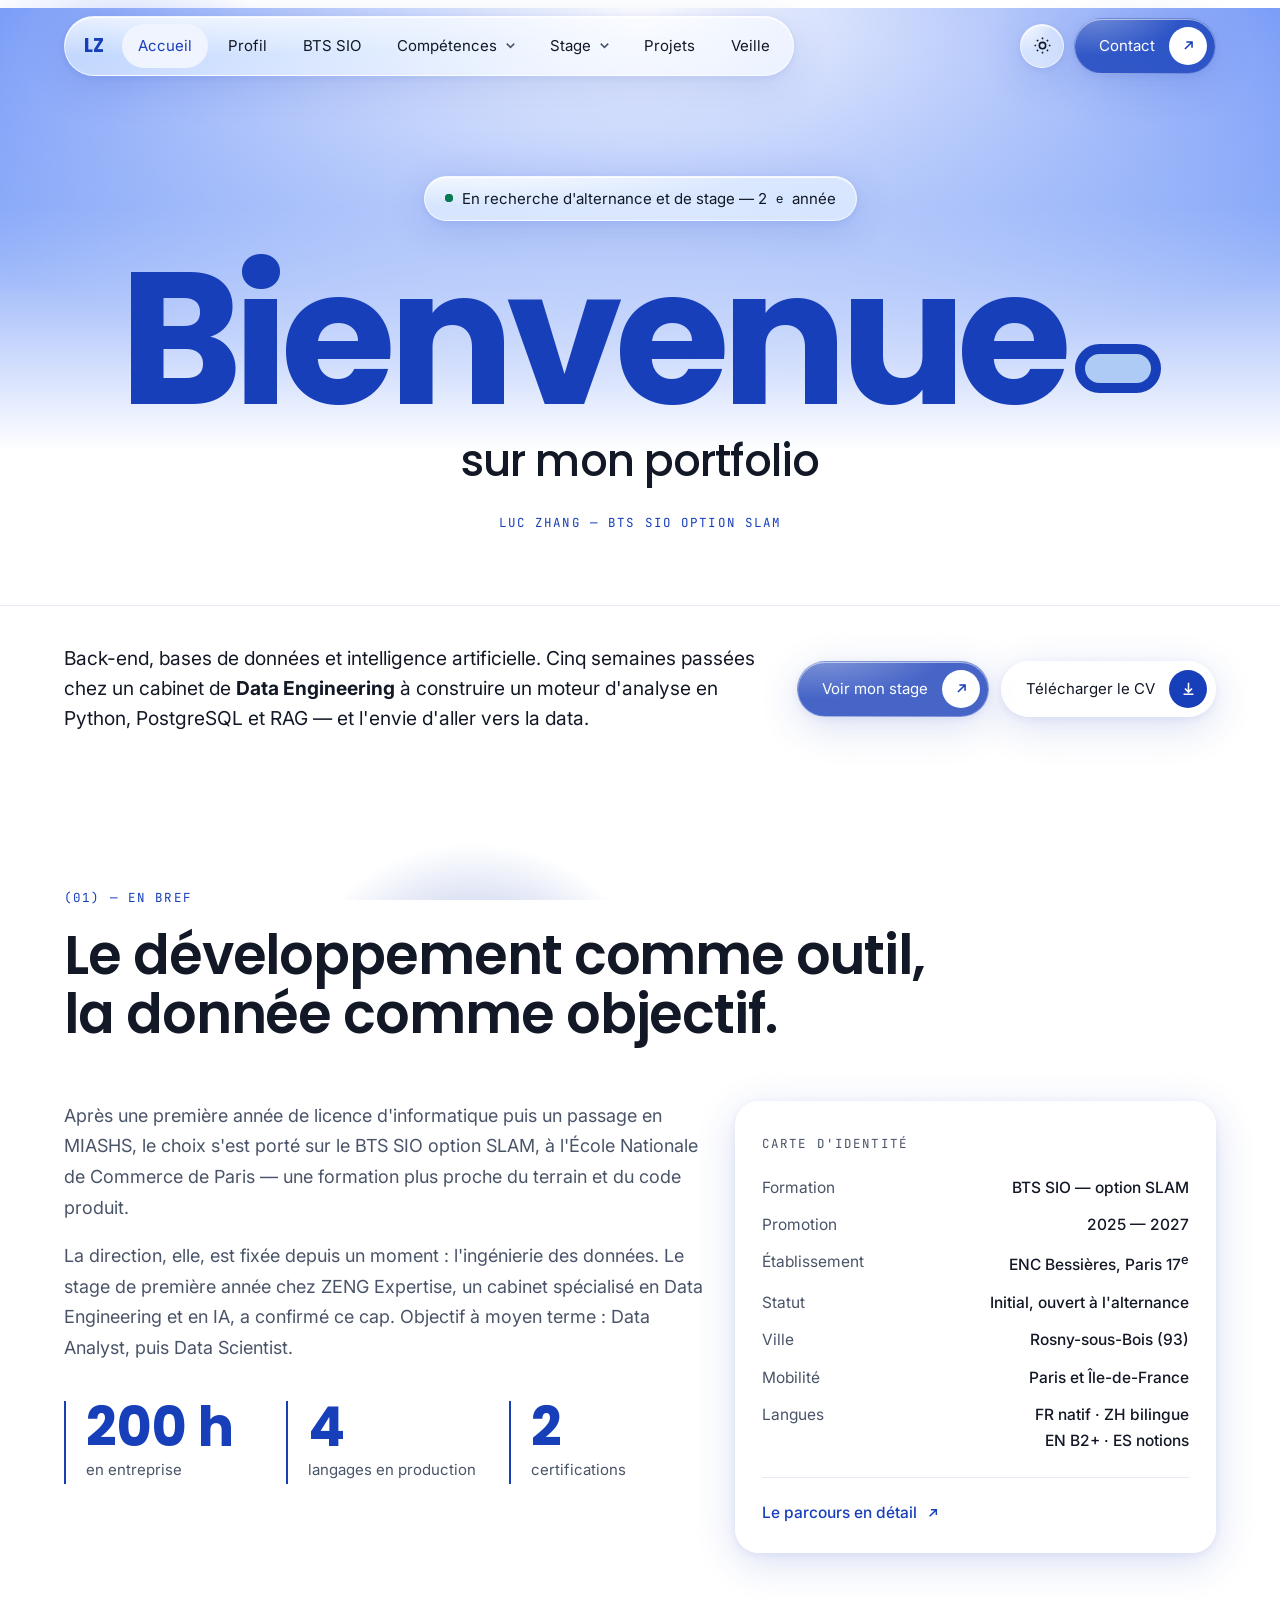
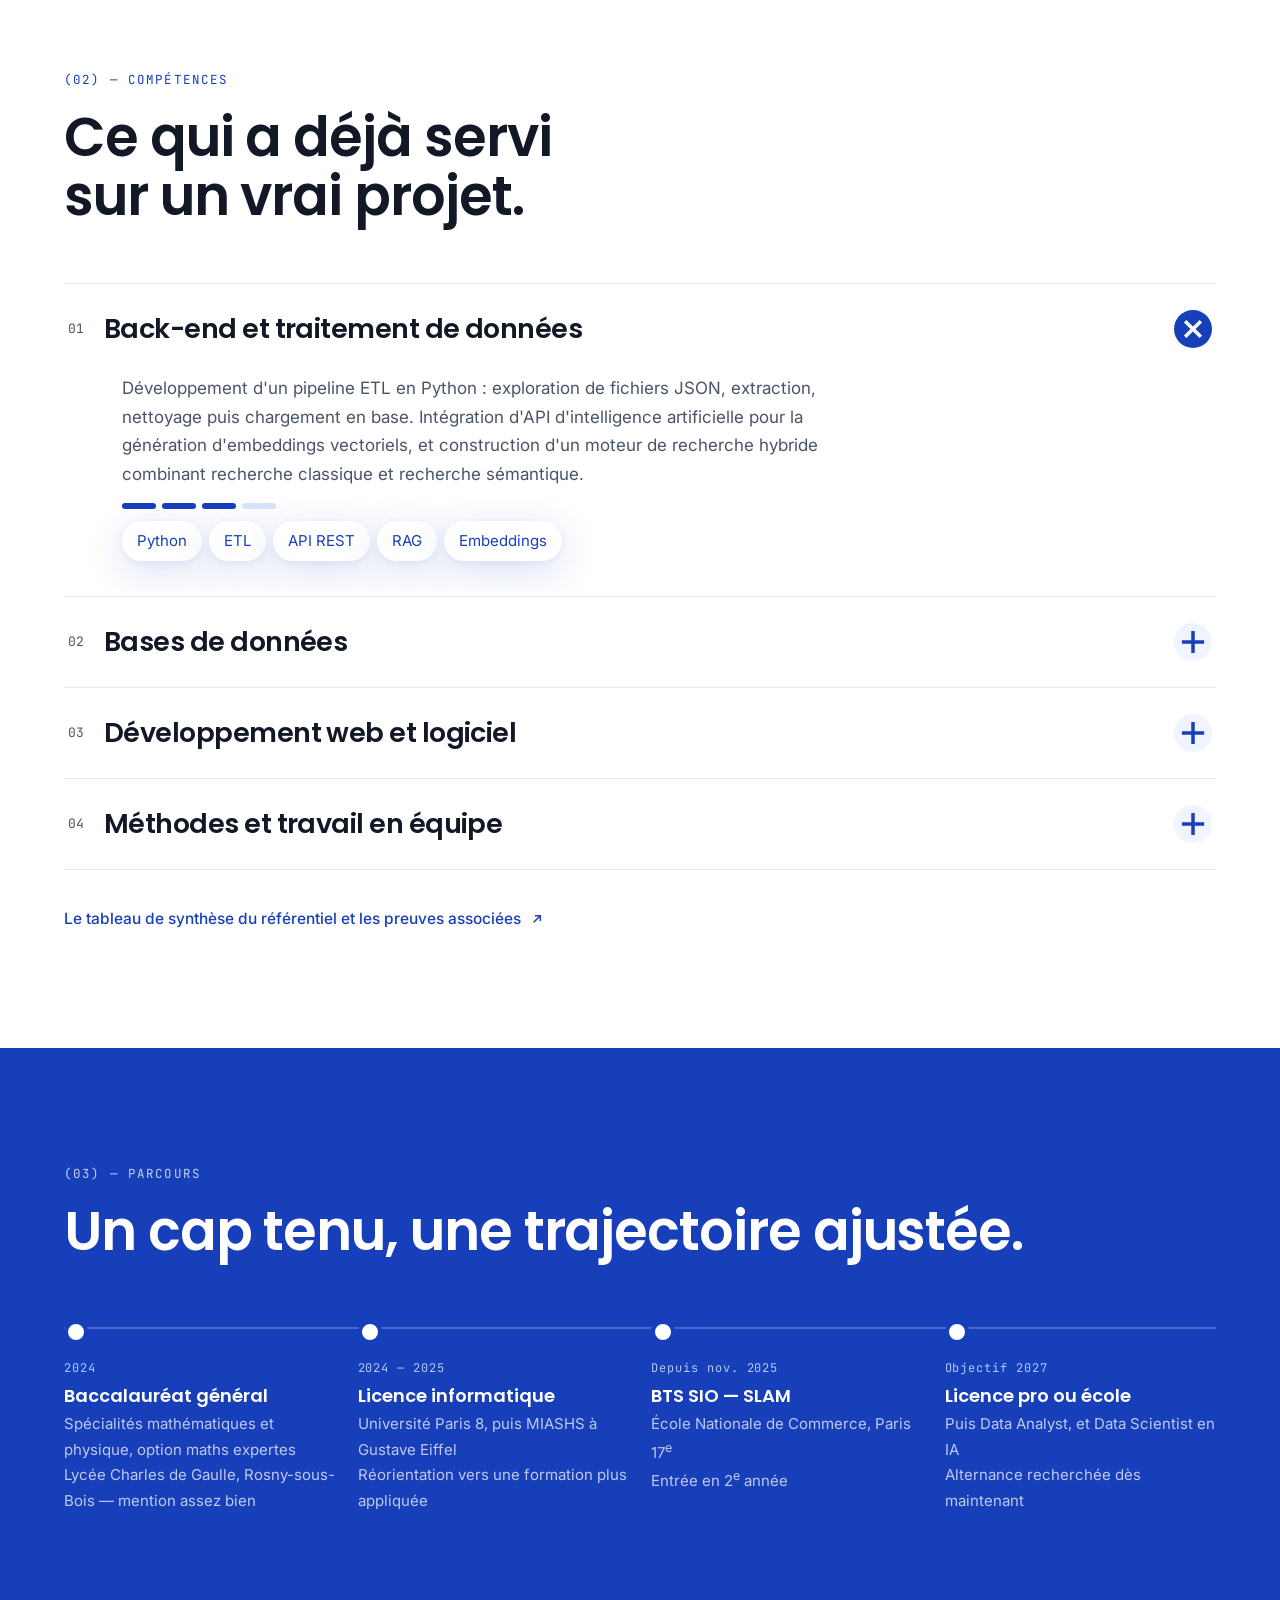
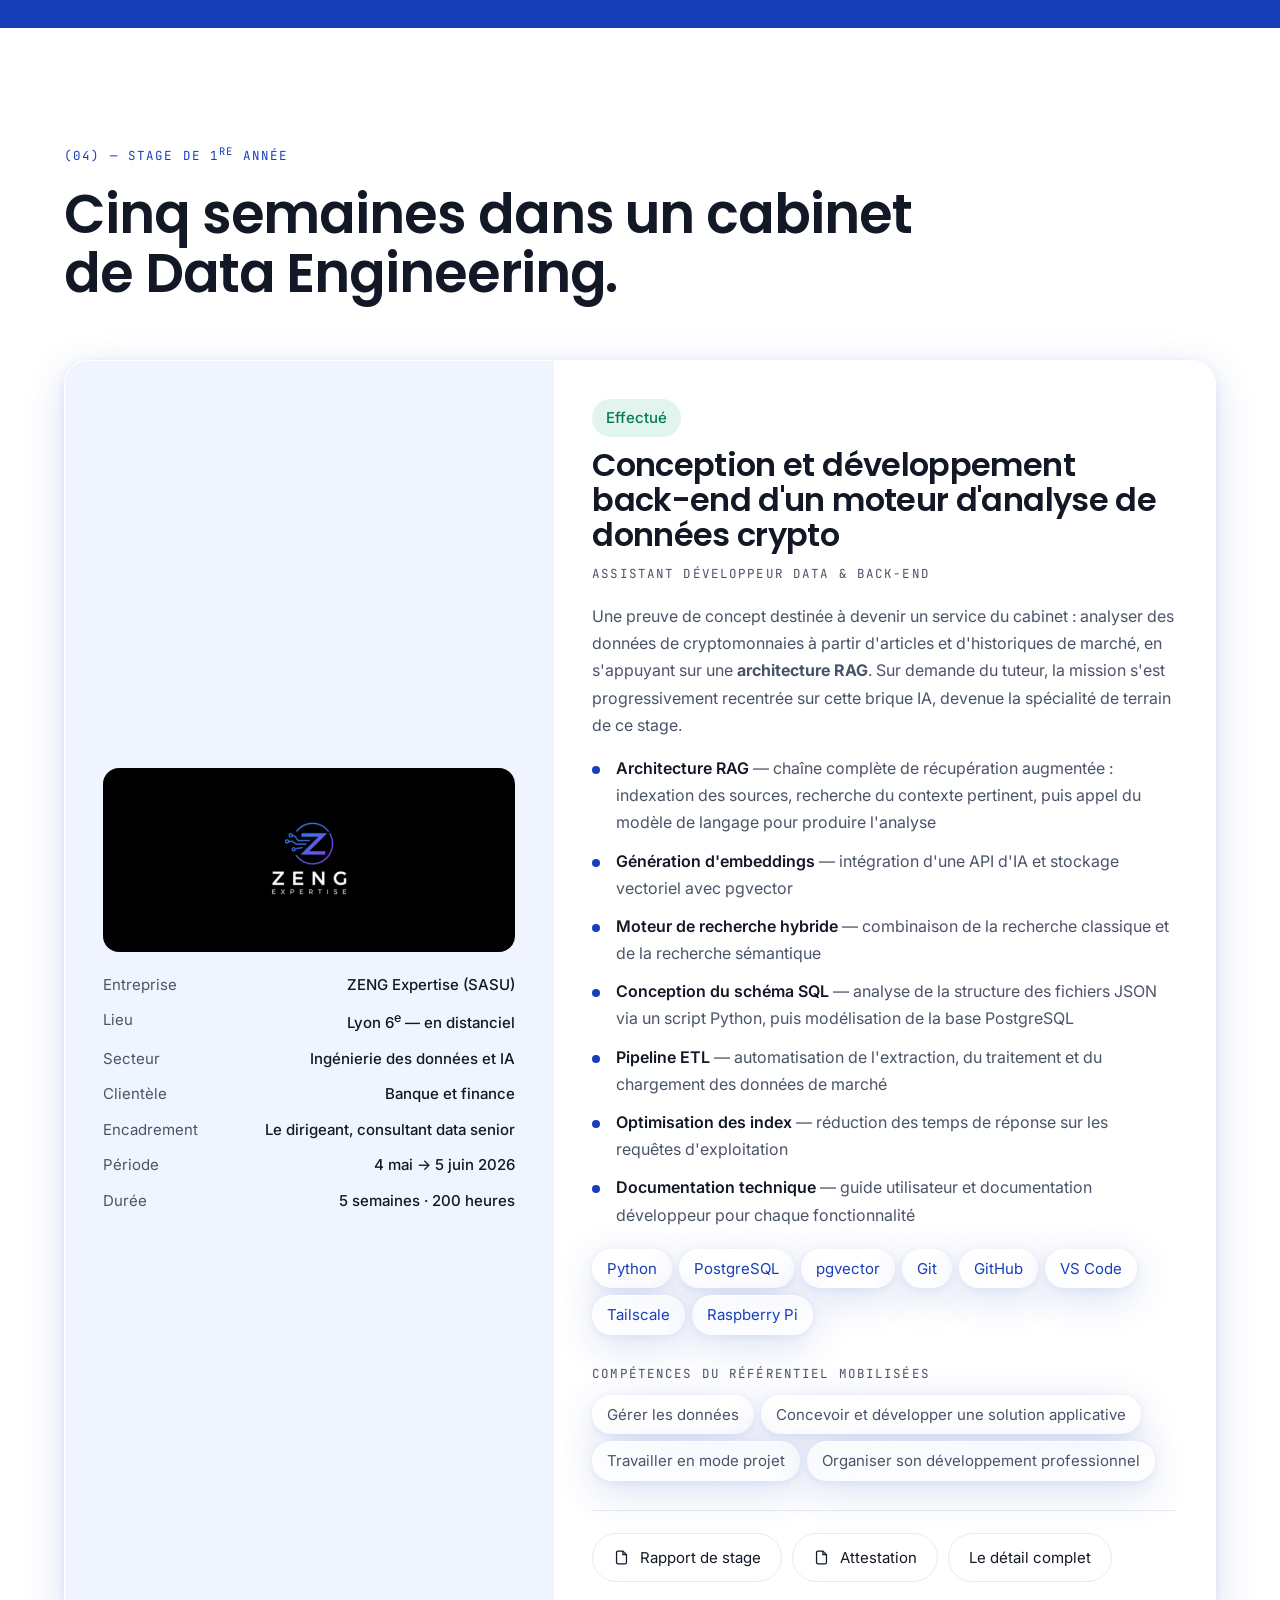
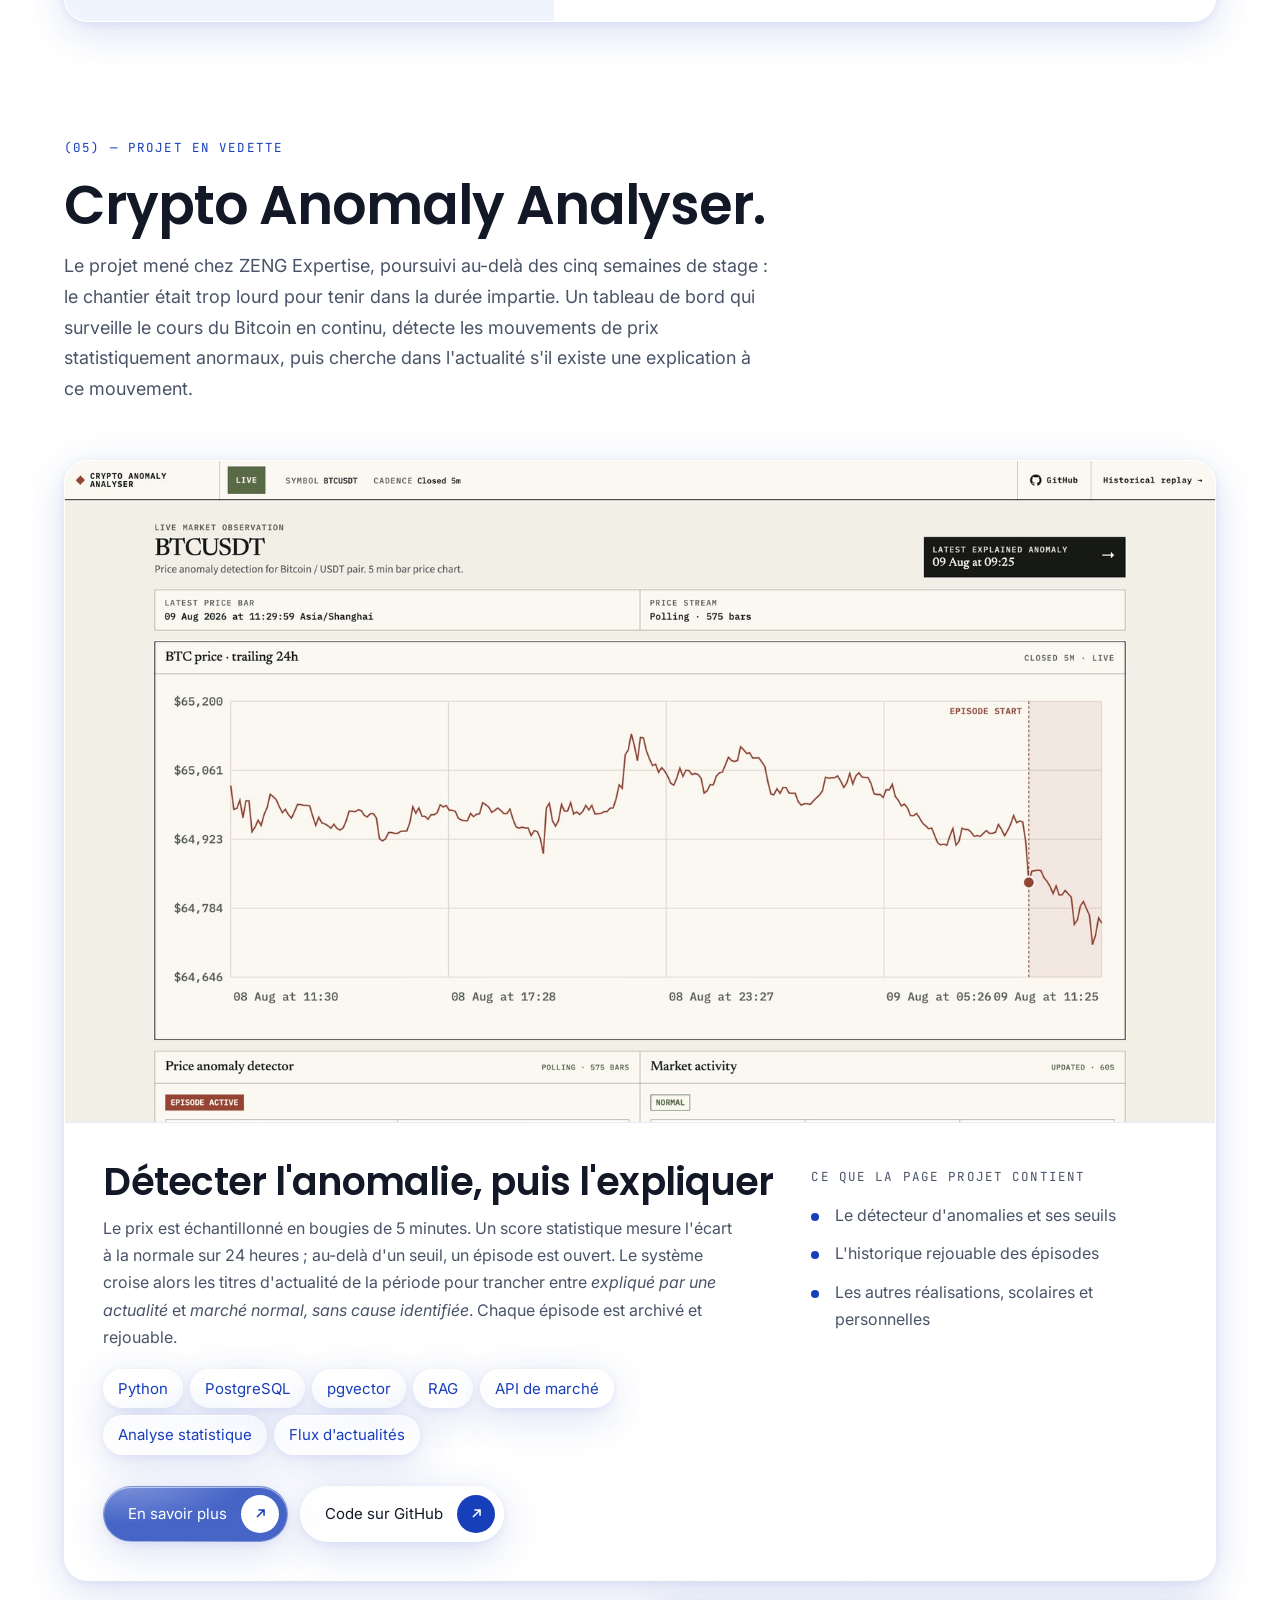
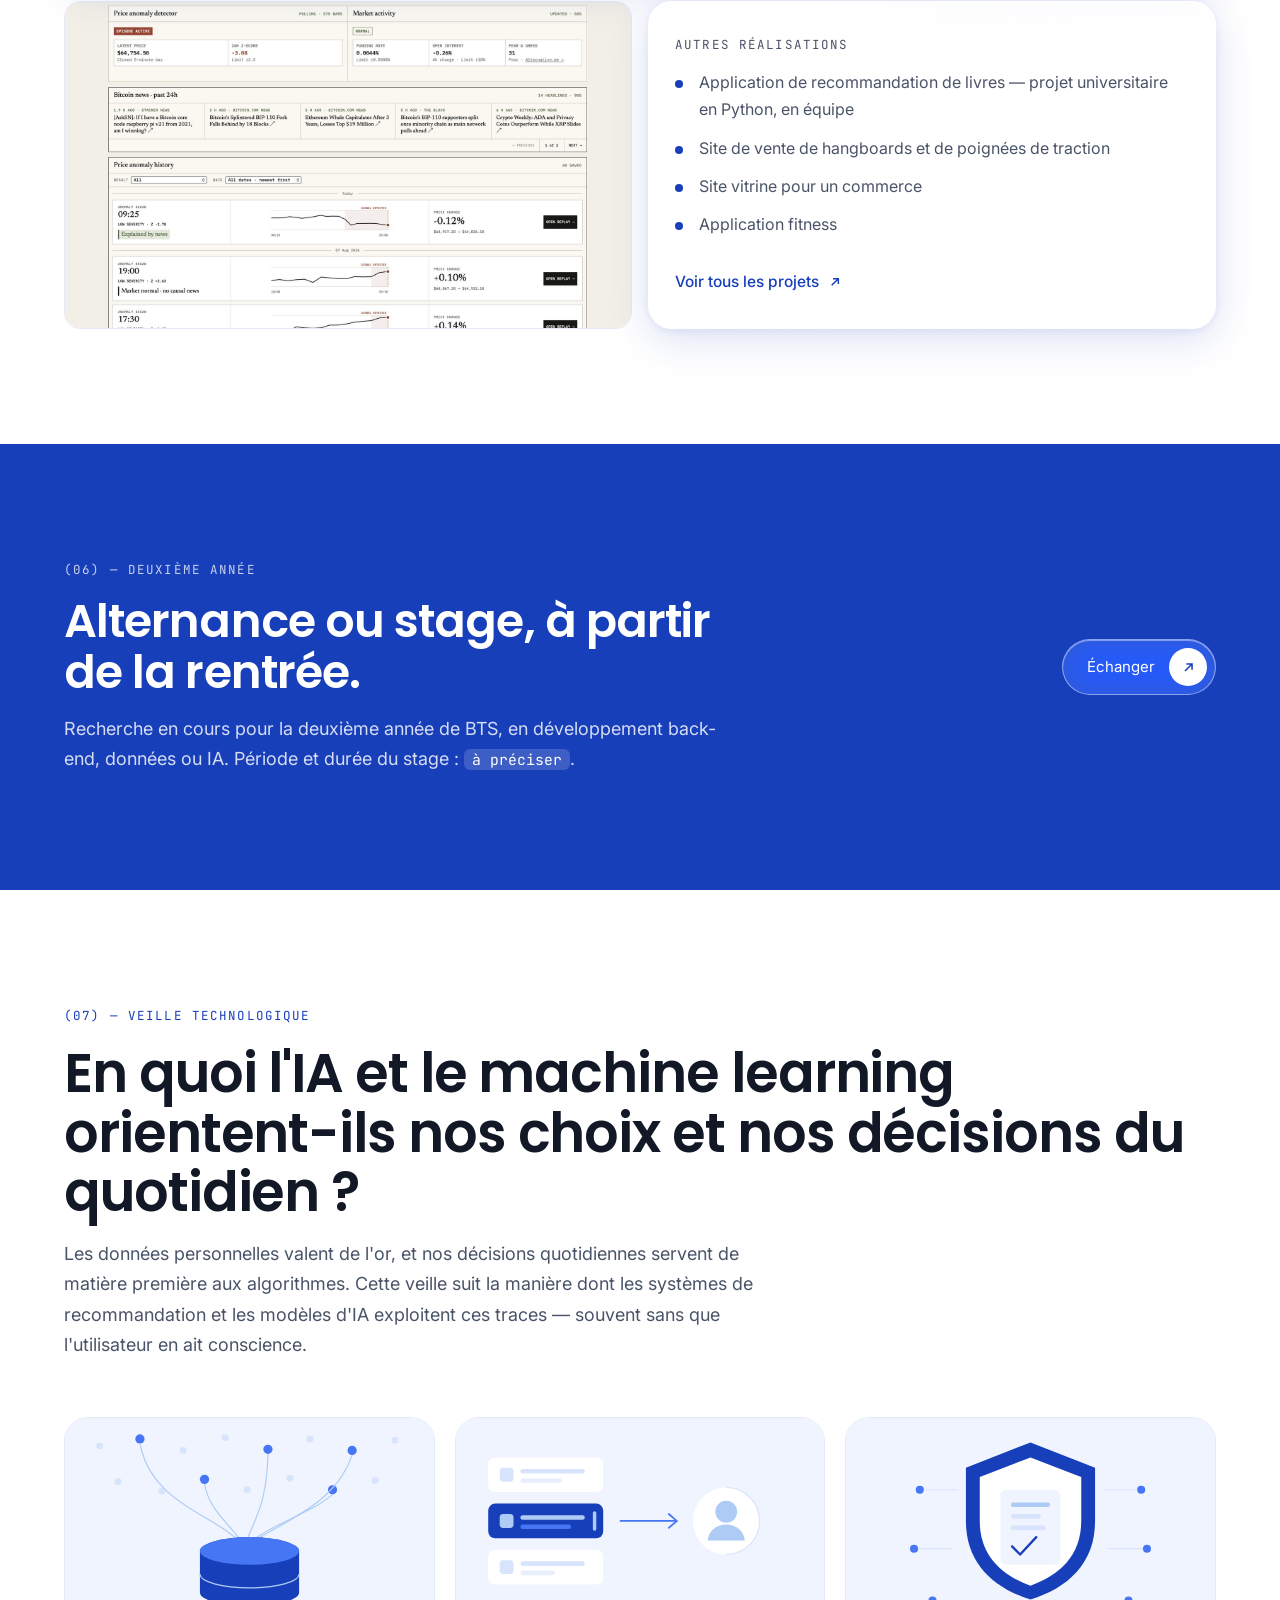
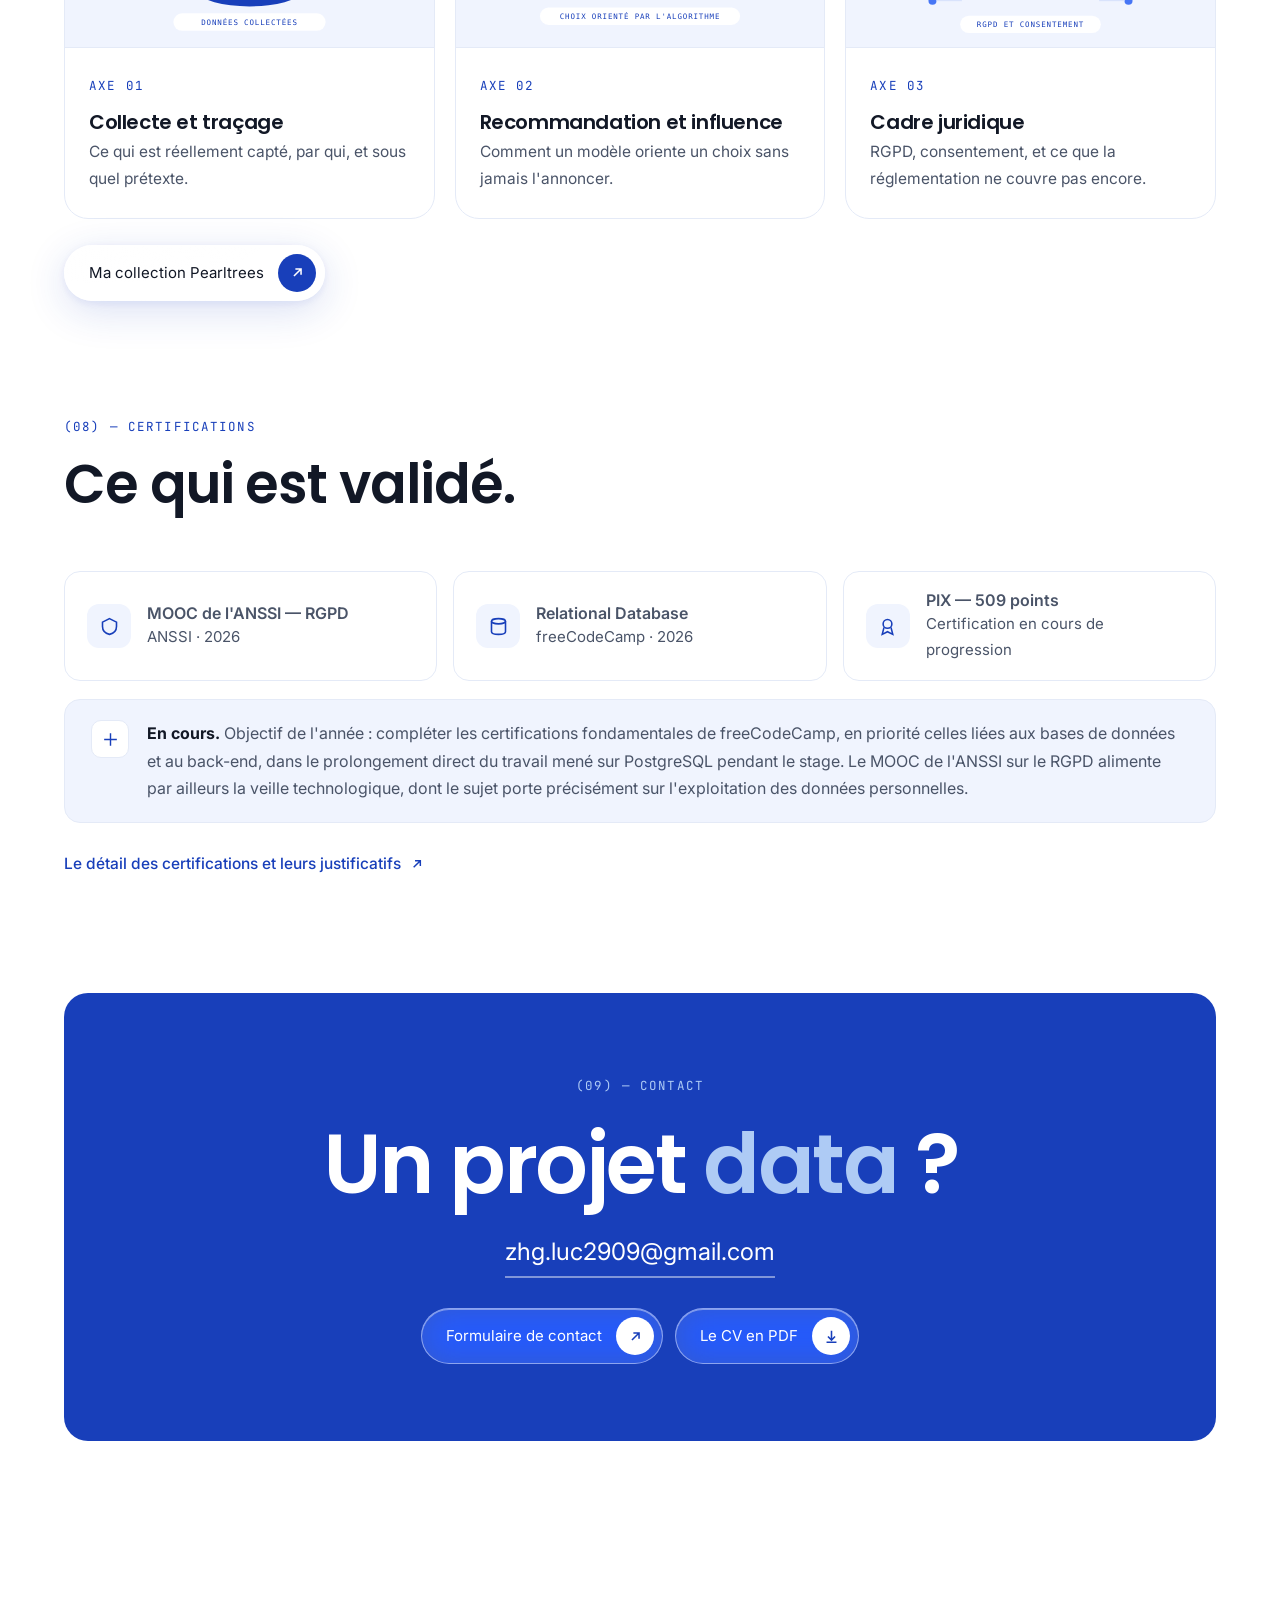
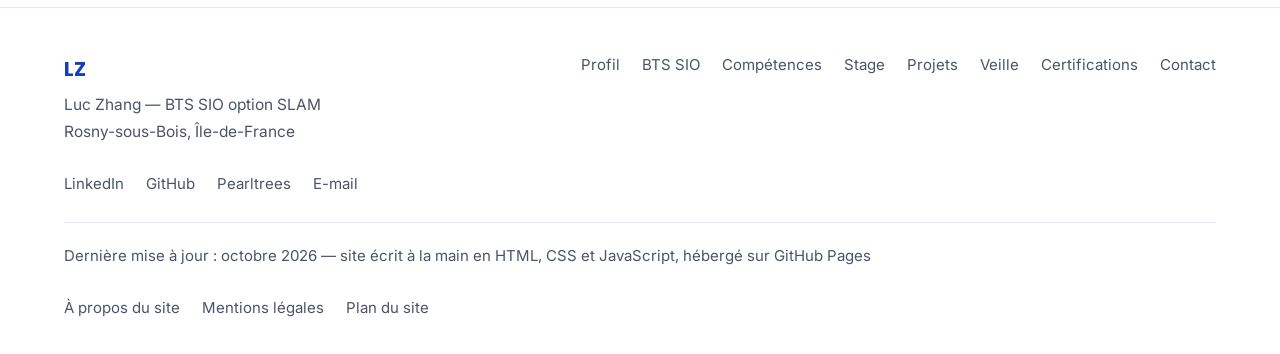
<file: index.html>
<!DOCTYPE html>
<html lang="fr" data-theme="light">
<head>
<meta charset="utf-8">
<meta name="viewport" content="width=device-width, initial-scale=1">
<title>PORTFOLIO Luc Zhang — BTS SIO option SLAM</title>
<meta name="description" content="Étudiant en 2e année de BTS SIO option SLAM à l'ENC Bessières. Stage en ingénierie des données chez ZENG Expertise : Python, PostgreSQL, architecture RAG, Dev. En recherche d'alternance.">
<meta property="og:title" content="Luc Zhang — BTS SIO option SLAM">
<meta property="og:description" content="Back-end, bases de données et intelligence artificielle. Portfolio BTS SIO.">
<meta property="og:type" content="website">
<link rel="preconnect" href="https://fonts.googleapis.com">
<link rel="preconnect" href="https://fonts.gstatic.com" crossorigin>
<link href="https://fonts.googleapis.com/css2?family=Poppins:wght@500;600;700&family=Inter:wght@400;500;600&family=JetBrains+Mono:wght@400;500&display=swap" rel="stylesheet">
<link rel="stylesheet" href="assets/css/style.css">
</head>
<body>
<a class="skip" href="#main">Aller au contenu</a>
<div class="progress" id="progress"></div>

<!-- ================= HEADER ================= -->
<!-- #header -->
<header class="hdr" id="hdr">
  <div class="wrap hdr-in">
    <nav class="navpill" id="nav" aria-label="Navigation principale">
      <a class="logo" href="#top">LZ</a>
      <a class="nl" href="#top" aria-current="page">Accueil</a>
      <a class="nl" href="profil.html">Profil</a>
      <a class="nl" href="bts-sio.html">BTS SIO</a>
      <div class="has-sub">
        <a class="nl nl-main" href="competences.html">Compétences</a>
        <button class="nl-toggle" aria-expanded="false" aria-label="Ouvrir le sous-menu Compétences">
          <svg viewBox="0 0 24 24" fill="none" stroke="currentColor" stroke-width="2.4"><path d="M6 9l6 6 6-6"/></svg>
        </button>
        <div class="sub">
          <a href="competences.html">Référentiel<span>Les compétences et leurs preuves</span></a>
          <a href="certifications.html">Certifications</a>
        </div>
      </div>
      <div class="has-sub">
        <a class="nl nl-main" href="stage-1.html">Stage</a>
        <button class="nl-toggle" aria-expanded="false" aria-label="Ouvrir le sous-menu Stage">
          <svg viewBox="0 0 24 24" fill="none" stroke="currentColor" stroke-width="2.4"><path d="M6 9l6 6 6-6"/></svg>
        </button>
        <div class="sub">
          <a href="stage-1.html">1<sup>re</sup> année<span>ZENG Expertise — effectué</span></a>
          <a href="stage-2.html">2<sup>e</sup> année<span>À venir</span></a>
        </div>
      </div>
      <a class="nl" href="projets.html">Projets</a>
      <a class="nl" href="veille.html">Veille</a>
    </nav>
    <div class="hdr-right">
      <button class="icon-btn burger" id="burger" aria-label="Ouvrir le menu" aria-expanded="false">
        <svg viewBox="0 0 24 24" fill="none" stroke="currentColor" stroke-width="2"><path d="M4 7h16M4 12h16M4 17h16"/></svg>
      </button>
      <button class="icon-btn" id="theme" aria-label="Basculer le thème sombre">
        <svg viewBox="0 0 24 24" fill="none" stroke="currentColor" stroke-width="2"><circle cx="12" cy="12" r="4"/><path d="M12 2v2M12 20v2M2 12h2M20 12h2M5 5l1.5 1.5M17.5 17.5L19 19M19 5l-1.5 1.5M6.5 17.5L5 19"/></svg>
      </button>
      <a class="btn btn-deep" href="contact.html">Contact
        <span class="cir"><svg viewBox="0 0 24 24" fill="none" stroke="currentColor" stroke-width="2.2"><path d="M7 17L17 7M9 7h8v8"/></svg></span>
      </a>
    </div>
  </div>
</header>
<!-- /#header -->

<main id="main">

<!-- ================= 01 · HERO ================= -->
<section class="hero" id="top">
  <div class="wrap hero-in">
    <span class="hero-tag rv"><span class="dot"></span> En recherche d'alternance et de stage — 2<sup>e</sup> année</span>
    <h1 class="welcome rv">
      <span class="w1">Bienvenue<span class="pill" aria-hidden="true"></span></span>
      <span class="w2">sur mon portfolio</span>
    </h1>
    <p class="hero-name mono rv">Luc Zhang — BTS SIO option SLAM</p>
  </div>
  <div class="hero-bar">
    <div class="wrap hero-bar-in">
      <!-- Phrase d'accroche : proposition, à valider ou à remplacer -->
      <p class="rv">Back-end, bases de données et intelligence artificielle. Cinq semaines passées chez un cabinet de <strong>Data Engineering</strong> à construire un moteur d'analyse en Python, PostgreSQL et RAG — et l'envie d'aller vers la data.</p>
      <div class="hero-actions rv">
        <a class="btn btn-deep" href="#stage">Voir mon stage
          <span class="cir"><svg viewBox="0 0 24 24" fill="none" stroke="currentColor" stroke-width="2.2"><path d="M7 17L17 7M9 7h8v8"/></svg></span></a>
        <a class="btn btn-soft" href="assets/docs/cv-luc-zhang.pdf" download>Télécharger le CV
          <span class="cir"><svg viewBox="0 0 24 24" fill="none" stroke="currentColor" stroke-width="2.2"><path d="M12 4v12M7 12l5 5 5-5M5 20h14"/></svg></span></a>
      </div>
    </div>
  </div>
</section>

<!-- ================= 02 · EN BREF ================= -->
<section class="sec wrap" id="apropos">
  <div class="sec-head rv">
    <span class="mono eyebrow">(01) — En bref</span>
    <h2>Le développement comme outil,<br>la donnée comme objectif.</h2>
  </div>
  <div class="grid-2">
    <div class="rv">
      <p class="lead">Après une première année de licence d'informatique puis un passage en MIASHS, le choix s'est porté sur le BTS SIO option SLAM, à l'École Nationale de Commerce de Paris — une formation plus proche du terrain et du code produit.</p>
      <p class="lead" style="margin-top:18px">La direction, elle, est fixée depuis un moment : l'ingénierie des données. Le stage de première année chez ZENG Expertise, un cabinet spécialisé en Data Engineering et en IA, a confirmé ce cap. Objectif à moyen terme : Data Analyst, puis Data Scientist.</p>
      <div class="grid-3" style="margin-top:38px;gap:16px">
        <div class="stat"><b class="count" data-to="200" data-suffix=" h">0</b><span>en entreprise</span></div>
        <div class="stat"><b class="count" data-to="4" data-suffix="">0</b><span>langages en production</span></div>
        <div class="stat"><b class="count" data-to="2" data-suffix="">0</b><span>certifications</span></div>
      </div>
    </div>
    <aside class="card idcard rv">
      <span class="mono" style="color:var(--sec)">Carte d'identité</span>
      <dl style="margin-top:18px">
        <dt>Formation</dt><dd>BTS SIO — option SLAM</dd>
        <dt>Promotion</dt><dd>2025 — 2027</dd>
        <dt>Établissement</dt><dd>ENC Bessières, Paris 17<sup>e</sup></dd>
        <dt>Statut</dt><dd>Initial, ouvert à l'alternance</dd>
        <dt>Ville</dt><dd>Rosny-sous-Bois (93)</dd>
        <dt>Mobilité</dt><dd>Paris et Île-de-France</dd>
        <dt>Langues</dt><dd>FR natif · ZH bilingue<br>EN B2+ · ES notions</dd>
      </dl>
      <div style="margin-top:22px;padding-top:20px;border-top:1px solid var(--line)">
        <a class="link" href="profil.html">Le parcours en détail
          <svg viewBox="0 0 24 24" fill="none" stroke="currentColor" stroke-width="2.2"><path d="M7 17L17 7M9 7h8v8"/></svg></a>
      </div>
    </aside>
  </div>
</section>

<!-- ================= 03 · COMPÉTENCES ================= -->
<section class="sec wrap" id="competences" style="padding-top:0">
  <div class="sec-head rv">
    <span class="mono eyebrow">(02) — Compétences</span>
    <h2>Ce qui a déjà servi<br>sur un vrai projet.</h2>
  </div>

  <div class="acc rv" id="acc-comp">
    <div class="acc-item open">
      <button class="acc-btn" aria-expanded="true">
        <span class="num">01</span><h3>Back-end et traitement de données</h3>
        <span class="plus"><svg viewBox="0 0 24 24" fill="none" stroke="currentColor" stroke-width="2.2"><path d="M12 5v14M5 12h14"/></svg></span>
      </button>
      <div class="acc-panel"><div><div class="acc-body">
        Développement d'un pipeline ETL en Python : exploration de fichiers JSON, extraction, nettoyage puis chargement en base. Intégration d'API d'intelligence artificielle pour la génération d'embeddings vectoriels, et construction d'un moteur de recherche hybride combinant recherche classique et recherche sémantique.
        <div class="gauge" aria-label="Niveau 3 sur 4"><i class="on"></i><i class="on"></i><i class="on"></i><i></i></div>
        <span class="chip">Python</span><span class="chip">ETL</span><span class="chip">API REST</span><span class="chip">RAG</span><span class="chip">Embeddings</span>
      </div></div></div>
    </div>

    <div class="acc-item">
      <button class="acc-btn" aria-expanded="false">
        <span class="num">02</span><h3>Bases de données</h3>
        <span class="plus"><svg viewBox="0 0 24 24" fill="none" stroke="currentColor" stroke-width="2.2"><path d="M12 5v14M5 12h14"/></svg></span>
      </button>
      <div class="acc-panel"><div><div class="acc-body">
        Conception d'un schéma PostgreSQL à partir de données brutes non structurées, écriture des requêtes d'exploitation, puis optimisation par les index. Stockage de vecteurs avec l'extension pgvector. En formation : modélisation et MySQL.
        <div class="gauge" aria-label="Niveau 3 sur 4"><i class="on"></i><i class="on"></i><i class="on"></i><i></i></div>
        <span class="chip">PostgreSQL</span><span class="chip">pgvector</span><span class="chip">SQL</span><span class="chip">MySQL</span><span class="chip">Indexation</span>
      </div></div></div>
    </div>

    <div class="acc-item">
      <button class="acc-btn" aria-expanded="false">
        <span class="num">03</span><h3>Développement web et logiciel</h3>
        <span class="plus"><svg viewBox="0 0 24 24" fill="none" stroke="currentColor" stroke-width="2.2"><path d="M12 5v14M5 12h14"/></svg></span>
      </button>
      <div class="acc-panel"><div><div class="acc-body">
        Programmation web côté client et serveur, et pratique de plusieurs langages en formation comme en projet personnel. Ce site en fait partie : il est écrit à la main, sans framework ni générateur.
        <div class="gauge" aria-label="Niveau 2 sur 4"><i class="on"></i><i class="on"></i><i></i><i></i></div>
        <span class="chip">HTML</span><span class="chip">CSS</span><span class="chip">JavaScript</span><span class="chip">PHP</span><span class="chip">Java</span><span class="chip">C</span><span class="chip">Bash</span>
      </div></div></div>
    </div>

    <div class="acc-item">
      <button class="acc-btn" aria-expanded="false">
        <span class="num">04</span><h3>Méthodes et travail en équipe</h3>
        <span class="plus"><svg viewBox="0 0 24 24" fill="none" stroke="currentColor" stroke-width="2.2"><path d="M12 5v14M5 12h14"/></svg></span>
      </button>
      <div class="acc-panel"><div><div class="acc-body">
        Développement organisé par vagues, un ticket par évolution, un point quotidien avec le tuteur. Application du principe de responsabilité unique, sécurisation des clés d'API par fichiers d'environnement, rédaction systématique d'un guide utilisateur et d'une documentation technique. Lecture et application de documentations techniques en anglais.
        <div class="gauge" aria-label="Niveau 3 sur 4"><i class="on"></i><i class="on"></i><i class="on"></i><i></i></div>
        <span class="chip">Git</span><span class="chip">GitHub</span><span class="chip">VS Code</span><span class="chip">Documentation</span><span class="chip">Anglais technique</span>
      </div></div></div>
    </div>
  </div>

  <div class="rv" style="margin-top:34px">
    <a class="link" href="competences.html">Le tableau de synthèse du référentiel et les preuves associées
      <svg viewBox="0 0 24 24" fill="none" stroke="currentColor" stroke-width="2.2"><path d="M7 17L17 7M9 7h8v8"/></svg></a>
  </div>
</section>

<!-- ================= 04 · PARCOURS ================= -->
<section class="sec band" id="parcours">
  <div class="wrap">
    <div class="sec-head rv">
      <span class="mono" style="display:block;margin-bottom:18px">(03) — Parcours</span>
      <h2>Un cap tenu, une trajectoire ajustée.</h2>
    </div>
    <div class="timeline">
      <div class="tl rv"><em>2024</em><b>Baccalauréat général</b><span>Spécialités mathématiques et physique, option maths expertes</span><span>Lycée Charles de Gaulle, Rosny-sous-Bois — mention assez bien</span></div>
      <div class="tl rv"><em>2024 — 2025</em><b>Licence informatique</b><span>Université Paris 8, puis MIASHS à Gustave Eiffel</span><span>Réorientation vers une formation plus appliquée</span></div>
      <div class="tl rv"><em>Depuis nov. 2025</em><b>BTS SIO — SLAM</b><span>École Nationale de Commerce, Paris 17<sup>e</sup></span><span>Entrée en 2<sup>e</sup> année</span></div>
      <div class="tl rv"><em>Objectif 2027</em><b>Licence pro ou école</b><span>Puis Data Analyst, et Data Scientist en IA</span><span>Alternance recherchée dès maintenant</span></div>
    </div>
  </div>
</section>

<!-- ================= 05 · STAGE ================= -->
<section class="sec wrap" id="stage">
  <div class="sec-head rv">
    <span class="mono eyebrow">(04) — Stage de 1<sup>re</sup> année</span>
    <h2>Cinq semaines dans un cabinet<br>de Data Engineering.</h2>
  </div>

  <article class="card stage rv">
    <div class="stage-media">
      <div class="logo-box"><img src="assets/img/logo-zeng.png" alt="Logo de ZENG Expertise" width="132"></div>
      <dl>
        <dt>Entreprise</dt><dd>ZENG Expertise (SASU)</dd>
        <dt>Lieu</dt><dd>Lyon 6<sup>e</sup> — en distanciel</dd>
        <dt>Secteur</dt><dd>Ingénierie des données et IA</dd>
        <dt>Clientèle</dt><dd>Banque et finance</dd>
        <dt>Encadrement</dt><dd>Le dirigeant, consultant data senior</dd>
        <dt>Période</dt><dd>4 mai → 5 juin 2026</dd>
        <dt>Durée</dt><dd>5 semaines · 200 heures</dd>
      </dl>
    </div>
    <div class="stage-body">
      <span class="badge badge-ok">Effectué</span>
      <h3>Conception et développement back-end d'un moteur d'analyse de données crypto</h3>
      <span class="mono" style="color:var(--sec)">Assistant développeur data &amp; back-end</span>
      <p class="lead" style="font-size:16px;margin-top:16px">Une preuve de concept destinée à devenir un service du cabinet : analyser des données de cryptomonnaies à partir d'articles et d'historiques de marché, en s'appuyant sur une <strong>architecture RAG</strong>. Sur demande du tuteur, la mission s'est progressivement recentrée sur cette brique IA, devenue la spécialité de terrain de ce stage.</p>
      <ul class="mlist">
        <li><b>Architecture RAG</b> — chaîne complète de récupération augmentée : indexation des sources, recherche du contexte pertinent, puis appel du modèle de langage pour produire l'analyse</li>
        <li><b>Génération d'embeddings</b> — intégration d'une API d'IA et stockage vectoriel avec pgvector</li>
        <li><b>Moteur de recherche hybride</b> — combinaison de la recherche classique et de la recherche sémantique</li>
        <li><b>Conception du schéma SQL</b> — analyse de la structure des fichiers JSON via un script Python, puis modélisation de la base PostgreSQL</li>
        <li><b>Pipeline ETL</b> — automatisation de l'extraction, du traitement et du chargement des données de marché</li>
        <li><b>Optimisation des index</b> — réduction des temps de réponse sur les requêtes d'exploitation</li>
        <li><b>Documentation technique</b> — guide utilisateur et documentation développeur pour chaque fonctionnalité</li>
      </ul>
      <div style="margin-top:20px">
        <span class="chip">Python</span><span class="chip">PostgreSQL</span><span class="chip">pgvector</span><span class="chip">Git</span><span class="chip">GitHub</span><span class="chip">VS Code</span><span class="chip">Tailscale</span><span class="chip">Raspberry Pi</span>
      </div>
      <div style="margin-top:16px">
        <span class="mono" style="color:var(--sec)">Compétences du référentiel mobilisées</span><br>
        <span class="chip chip-n" style="margin-top:8px">Gérer les données</span><span class="chip chip-n">Concevoir et développer une solution applicative</span><span class="chip chip-n">Travailler en mode projet</span><span class="chip chip-n">Organiser son développement professionnel</span>
      </div>
      <div class="docs">
        <a class="doc" href="assets/docs/rapport-de-stage.pdf">
          <svg viewBox="0 0 24 24" fill="none" stroke="currentColor" stroke-width="1.8" style="width:17px;height:17px"><path d="M14 3H7a2 2 0 0 0-2 2v14a2 2 0 0 0 2 2h10a2 2 0 0 0 2-2V8z"/><path d="M14 3v5h5"/></svg>
          Rapport de stage</a>
        <a class="doc" href="assets/docs/attestation-de-stage.pdf">
          <svg viewBox="0 0 24 24" fill="none" stroke="currentColor" stroke-width="1.8" style="width:17px;height:17px"><path d="M14 3H7a2 2 0 0 0-2 2v14a2 2 0 0 0 2 2h10a2 2 0 0 0 2-2V8z"/><path d="M14 3v5h5"/></svg>
          Attestation</a>
        <a class="doc" href="stage-1.html">Le détail complet</a>
      </div>
    </div>
  </article>
</section>

<!-- ================= 06 · PROJET EN VEDETTE ================= -->
<section class="sec wrap" id="projet" style="padding-top:0">
  <div class="sec-head rv">
    <span class="mono eyebrow">(05) — Projet en vedette</span>
    <h2>Crypto Anomaly Analyser.</h2>
    <p class="lead" style="margin-top:16px">
      Le projet mené chez ZENG Expertise, poursuivi au-delà des cinq semaines de stage : le chantier était trop lourd pour tenir dans la durée impartie. Un tableau de bord qui surveille le cours du Bitcoin en continu, détecte les mouvements de prix statistiquement anormaux, puis cherche dans l'actualité s'il existe une explication à ce mouvement.
    </p>
  </div>

  <article class="feat rv">
    <div class="feat-media">
      <img src="assets/img/crypto-dashboard.jpg" alt="Tableau de bord Crypto Anomaly Analyser : graphique du cours du Bitcoin sur 24 heures avec une zone d'anomalie signalée" loading="lazy">
    </div>
    <div class="feat-body">
      <div>
        <h3>Détecter l'anomalie, puis l'expliquer</h3>
        <p class="lead" style="font-size:16px">
          Le prix est échantillonné en bougies de 5 minutes. Un score statistique mesure l'écart à la normale sur 24 heures ; au-delà d'un seuil, un épisode est ouvert. Le système croise alors les titres d'actualité de la période pour trancher entre <em>expliqué par une actualité</em> et <em>marché normal, sans cause identifiée</em>. Chaque épisode est archivé et rejouable.
        </p>
        <div style="margin-top:18px">
          <span class="chip">Python</span><span class="chip">PostgreSQL</span><span class="chip">pgvector</span><span class="chip">RAG</span><span class="chip">API de marché</span><span class="chip">Analyse statistique</span><span class="chip">Flux d'actualités</span>
        </div>
        <div style="margin-top:24px;display:flex;gap:12px;flex-wrap:wrap">
          <a class="btn btn-deep" href="projets.html">En savoir plus
            <span class="cir"><svg viewBox="0 0 24 24" fill="none" stroke="currentColor" stroke-width="2.2"><path d="M7 17L17 7M9 7h8v8"/></svg></span></a>
          <a class="btn btn-soft" href="https://github.com/Zeng-Zer/crypto-analyser" rel="noopener">Code sur GitHub
            <span class="cir"><svg viewBox="0 0 24 24" fill="none" stroke="currentColor" stroke-width="2.2"><path d="M7 17L17 7M9 7h8v8"/></svg></span></a>
        </div>
      </div>
      <div>
        <span class="mono" style="color:var(--sec)">Ce que la page projet contient</span>
        <ul class="mlist" style="margin-top:12px">
          <li>Le détecteur d'anomalies et ses seuils</li>
          <li>L'historique rejouable des épisodes</li>
          <li>Les autres réalisations, scolaires et personnelles</li>
        </ul>
      </div>
    </div>
  </article>

  <div class="shots rv" style="margin-top:20px">
    <img src="assets/img/crypto-detector.jpg" alt="Détecteur d'anomalies de prix, activité de marché et historique des épisodes détectés" loading="lazy">
    <div class="card" style="display:flex;flex-direction:column;justify-content:center">
      <span class="mono" style="color:var(--sec)">Autres réalisations</span>
      <ul class="mlist" style="margin-top:14px">
        <li>Application de recommandation de livres — projet universitaire en Python, en équipe</li>
        <li>Site de vente de hangboards et de poignées de traction</li>
        <li>Site vitrine pour un commerce</li>
        <li>Application fitness</li>
      </ul>
      <div style="margin-top:18px">
        <a class="link" href="projets.html">Voir tous les projets
          <svg viewBox="0 0 24 24" fill="none" stroke="currentColor" stroke-width="2.2"><path d="M7 17L17 7M9 7h8v8"/></svg></a>
      </div>
    </div>
  </div>
</section>

<!-- ================= 07 · RECHERCHE ================= -->
<section class="sec band" id="recherche">
  <div class="wrap" style="display:flex;align-items:center;justify-content:space-between;gap:34px;flex-wrap:wrap">
    <div class="rv" style="max-width:62ch">
      <span class="mono" style="display:block;margin-bottom:16px">(06) — Deuxième année</span>
      <h2 style="font-size:clamp(28px,4vw,46px)">Alternance ou stage, à partir de la rentrée.</h2>
      <p class="lead" style="margin-top:16px">
        Recherche en cours pour la deuxième année de BTS, en développement back-end, données ou IA.
        Période et durée du stage : <span class="todo" style="background:rgba(255,255,255,.16);color:#fff">à préciser</span>.
      </p>
    </div>
    <a class="btn btn-ghost rv" href="contact.html">Échanger
      <span class="cir"><svg viewBox="0 0 24 24" fill="none" stroke="currentColor" stroke-width="2.2"><path d="M7 17L17 7M9 7h8v8"/></svg></span></a>
  </div>
</section>

<!-- ================= 08 · VEILLE ================= -->
<section class="sec wrap" id="veille">
  <div class="sec-head rv">
    <span class="mono eyebrow">(07) — Veille technologique</span>
    <h2>En quoi l'IA et le machine learning<br>orientent-ils nos choix et nos décisions du quotidien ?</h2>
    <p class="lead" style="margin-top:16px">Les données personnelles valent de l'or, et nos décisions quotidiennes servent de matière première aux algorithmes. Cette veille suit la manière dont les systèmes de recommandation et les modèles d'IA exploitent ces traces — souvent sans que l'utilisateur en ait conscience.</p>
  </div>
  <div class="grid-3">
    <article class="axe rv">
      <img src="assets/img/veille-1.svg" alt="Des traces numériques dispersées convergent vers une base de données" loading="lazy">
      <div class="axe-body">
        <span class="mono" style="color:var(--deep)">Axe 01</span>
        <h3>Collecte et traçage</h3>
        <p>Ce qui est réellement capté, par qui, et sous quel prétexte.</p>
      </div>
    </article>
    <article class="axe rv">
      <img src="assets/img/veille-2.svg" alt="Une carte mise en avant par un algorithme oriente le choix de l'utilisateur" loading="lazy">
      <div class="axe-body">
        <span class="mono" style="color:var(--deep)">Axe 02</span>
        <h3>Recommandation et influence</h3>
        <p>Comment un modèle oriente un choix sans jamais l'annoncer.</p>
      </div>
    </article>
    <article class="axe rv">
      <img src="assets/img/veille-3.svg" alt="Un bouclier protège un document de données personnelles" loading="lazy">
      <div class="axe-body">
        <span class="mono" style="color:var(--deep)">Axe 03</span>
        <h3>Cadre juridique</h3>
        <p>RGPD, consentement, et ce que la réglementation ne couvre pas encore.</p>
      </div>
    </article>
  </div>
  <div class="rv" style="margin-top:26px;display:flex;gap:14px;align-items:center;flex-wrap:wrap">
    <a class="btn btn-soft" href="https://www.pearltrees.com/lucque" rel="noopener" id="pearltrees">Ma collection Pearltrees
      <span class="cir"><svg viewBox="0 0 24 24" fill="none" stroke="currentColor" stroke-width="2.2"><path d="M7 17L17 7M9 7h8v8"/></svg></span></a>
    
  </div>
</section>

<!-- ================= 09 · CERTIFICATIONS ================= -->
<section class="sec wrap" id="certifications" style="padding-top:0">
  <div class="sec-head rv">
    <span class="mono eyebrow">(08) — Certifications</span>
    <h2>Ce qui est validé.</h2>
  </div>
  <div class="certs">
    <div class="cert rv"><span class="sq"><svg viewBox="0 0 24 24" fill="none" stroke="currentColor" stroke-width="1.8" style="width:21px;height:21px"><path d="M12 3l8 4v5c0 4.4-3.4 7.9-8 9-4.6-1.1-8-4.6-8-9V7z"/></svg></span>
      <span><b>MOOC de l'ANSSI — RGPD</b><span>ANSSI · 2026</span></span></div>
    <div class="cert rv"><span class="sq"><svg viewBox="0 0 24 24" fill="none" stroke="currentColor" stroke-width="1.8" style="width:21px;height:21px"><ellipse cx="12" cy="6" rx="8" ry="3"/><path d="M4 6v12c0 1.7 3.6 3 8 3s8-1.3 8-3V6"/></svg></span>
      <span><b>Relational Database</b><span>freeCodeCamp · 2026</span></span></div>
    <div class="cert rv"><span class="sq"><svg viewBox="0 0 24 24" fill="none" stroke="currentColor" stroke-width="1.8" style="width:21px;height:21px"><circle cx="12" cy="9" r="5"/><path d="M8 13l-2 8 6-3 6 3-2-8"/></svg></span>
      <span><b>PIX — 509 points</b><span>Certification en cours de progression</span></span></div>
  </div>
  <div class="bandeau rv">
    <span class="sq"><svg viewBox="0 0 24 24" fill="none" stroke="currentColor" stroke-width="1.8" style="width:19px;height:19px"><path d="M12 4v16M4 12h16"/></svg></span>
    <p><b>En cours.</b> Objectif de l'année : compléter les certifications fondamentales de freeCodeCamp, en priorité celles liées aux bases de données et au back-end, dans le prolongement direct du travail mené sur PostgreSQL pendant le stage. Le MOOC de l'ANSSI sur le RGPD alimente par ailleurs la veille technologique, dont le sujet porte précisément sur l'exploitation des données personnelles.</p>
  </div>
  <div class="rv" style="margin-top:26px">
    <a class="link" href="certifications.html">Le détail des certifications et leurs justificatifs
      <svg viewBox="0 0 24 24" fill="none" stroke="currentColor" stroke-width="2.2"><path d="M7 17L17 7M9 7h8v8"/></svg></a>
  </div>
</section>

<!-- ================= 10 · CTA FINAL ================= -->
<section class="wrap" style="padding-bottom:clamp(40px,6vw,80px)">
  <div class="cta rv">
    <span class="mono" style="color:var(--pale)">(09) — Contact</span>
    <h2 style="margin-top:20px">Un projet <em>data</em> ?</h2>
    <a class="mail" href="mailto:zhg.luc2909@gmail.com">zhg.luc2909@gmail.com</a>
    <div style="margin-top:30px;display:flex;gap:12px;justify-content:center;flex-wrap:wrap">
      <a class="btn btn-ghost" href="contact.html">Formulaire de contact
        <span class="cir"><svg viewBox="0 0 24 24" fill="none" stroke="currentColor" stroke-width="2.2"><path d="M7 17L17 7M9 7h8v8"/></svg></span></a>
      <a class="btn btn-ghost" href="assets/docs/cv-luc-zhang.pdf" download>Le CV en PDF
        <span class="cir"><svg viewBox="0 0 24 24" fill="none" stroke="currentColor" stroke-width="2.2"><path d="M12 4v12M7 12l5 5 5-5M5 20h14"/></svg></span></a>
    </div>
  </div>
</section>

</main>

<!-- ================= FOOTER ================= -->
<!-- #footer -->
<footer class="ft">
  <div class="wrap">
    <div class="ft-in">
      <div>
        <span style="font-family:Poppins,sans-serif;font-weight:700;font-size:20px;color:var(--deep)">LZ</span>
        <p style="font-size:15.5px;color:var(--sec);margin-top:6px">Luc Zhang — BTS SIO option SLAM<br>Rosny-sous-Bois, Île-de-France</p>
      </div>
      <nav aria-label="Pages du site">
        <a href="profil.html">Profil</a>
        <a href="bts-sio.html">BTS SIO</a>
        <a href="competences.html">Compétences</a>
        <a href="stage-1.html">Stage</a>
        <a href="projets.html">Projets</a>
        <a href="veille.html">Veille</a>
        <a href="certifications.html">Certifications</a>
        <a href="contact.html">Contact</a>
      </nav>
      <nav aria-label="Liens externes">
        <a href="https://www.linkedin.com/in/luczhang8/" rel="noopener">LinkedIn</a>
        <a href="https://github.com/luckk11" rel="noopener">GitHub</a>
        <a href="https://www.pearltrees.com/lucque" rel="noopener">Pearltrees</a>
        <a href="mailto:zhg.luc2909@gmail.com">E-mail</a>
      </nav>
    </div>
    <div class="ft-in ft-bot">
      <span>Dernière mise à jour : octobre 2026 — site écrit à la main en HTML, CSS et JavaScript, hébergé sur GitHub Pages</span>
      <nav aria-label="Pages annexes">
        <a href="a-propos.html">À propos du site</a>
        <a href="mentions-legales.html">Mentions légales</a>
        <a href="plan-du-site.html">Plan du site</a>
      </nav>
    </div>
  </div>
</footer>
<!-- /#footer -->

<!-- Statistiques de visite : coller ici le script (Plausible, GoatCounter…) une fois le service choisi -->

<script src="assets/js/main.js" defer></script>
</body>
</html>
</file>
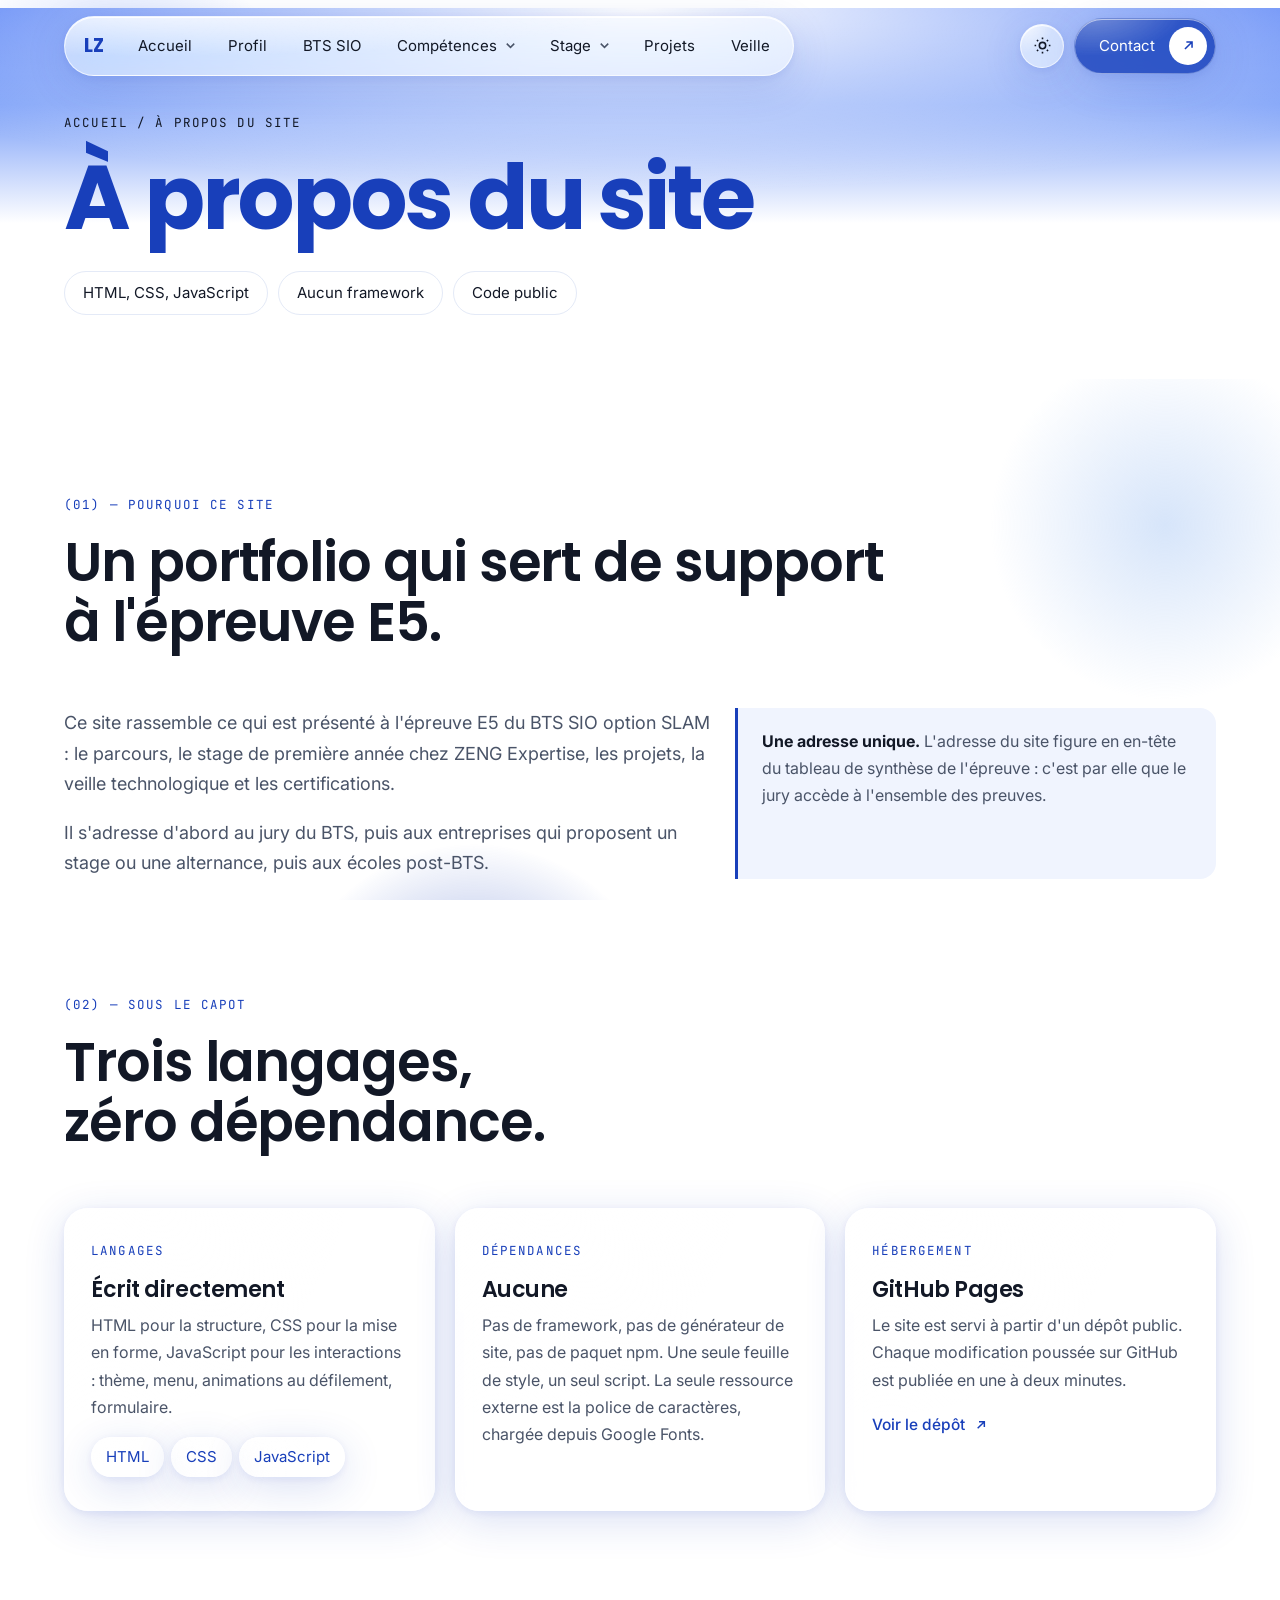
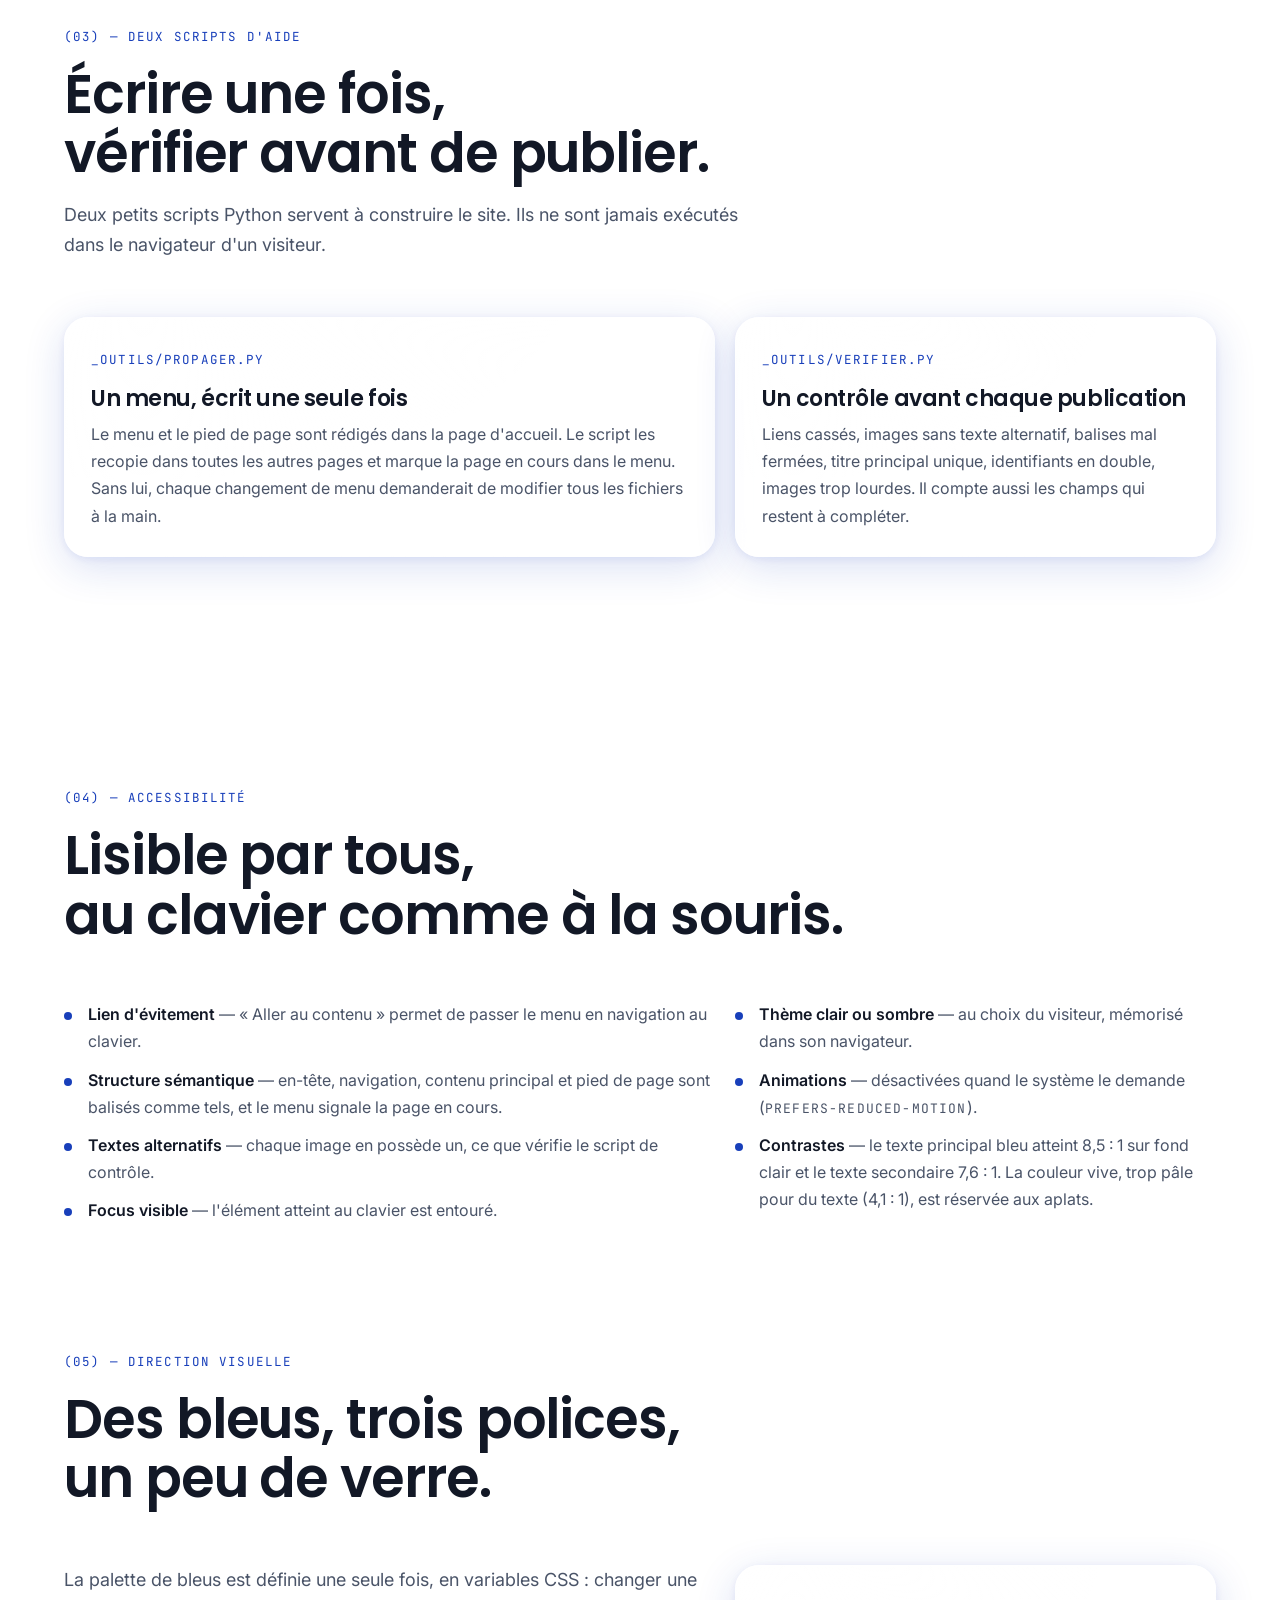
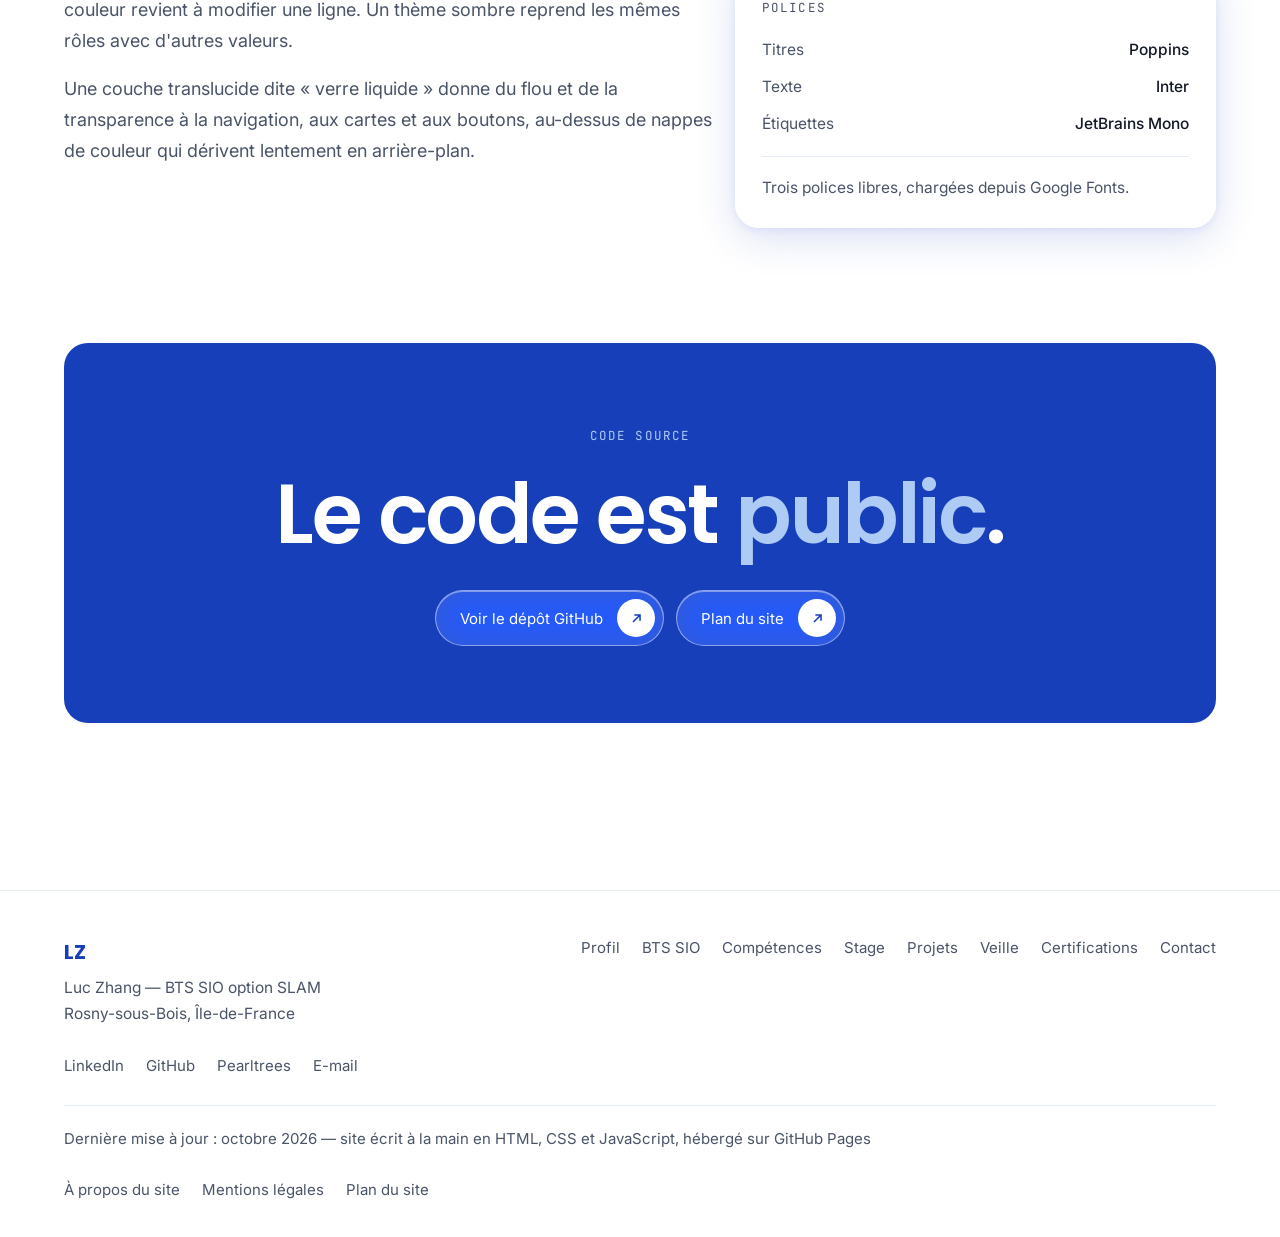
<file: a-propos.html>
<!DOCTYPE html>
<html lang="fr" data-theme="light">
<head>
<meta charset="utf-8">
<meta name="viewport" content="width=device-width, initial-scale=1">
<title>À propos du site — Luc Zhang, BTS SIO option SLAM</title>
<meta name="description" content="Comment ce portfolio est construit : HTML, CSS et JavaScript sans framework, hébergement GitHub Pages, deux scripts Python d'aide à la maintenance, accessibilité et direction visuelle.">
<link rel="preconnect" href="https://fonts.googleapis.com">
<link rel="preconnect" href="https://fonts.gstatic.com" crossorigin>
<link href="https://fonts.googleapis.com/css2?family=Poppins:wght@500;600;700&family=Inter:wght@400;500;600&family=JetBrains+Mono:wght@400;500&display=swap" rel="stylesheet">
<link rel="stylesheet" href="assets/css/style.css">
</head>
<body>
<a class="skip" href="#main">Aller au contenu</a>
<div class="progress" id="progress"></div>

<!-- #header -->
<header class="hdr" id="hdr">
  <div class="wrap hdr-in">
    <nav class="navpill" id="nav" aria-label="Navigation principale">
      <a class="logo" href="index.html">LZ</a>
      <a class="nl" href="index.html">Accueil</a>
      <a class="nl" href="profil.html">Profil</a>
      <a class="nl" href="bts-sio.html">BTS SIO</a>
      <div class="has-sub">
        <a class="nl nl-main" href="competences.html">Compétences</a>
        <button class="nl-toggle" aria-expanded="false" aria-label="Ouvrir le sous-menu Compétences">
          <svg viewBox="0 0 24 24" fill="none" stroke="currentColor" stroke-width="2.4"><path d="M6 9l6 6 6-6"/></svg>
        </button>
        <div class="sub">
          <a href="competences.html">Référentiel<span>Les compétences et leurs preuves</span></a>
          <a href="certifications.html">Certifications</a>
        </div>
      </div>
      <div class="has-sub">
        <a class="nl nl-main" href="stage-1.html">Stage</a>
        <button class="nl-toggle" aria-expanded="false" aria-label="Ouvrir le sous-menu Stage">
          <svg viewBox="0 0 24 24" fill="none" stroke="currentColor" stroke-width="2.4"><path d="M6 9l6 6 6-6"/></svg>
        </button>
        <div class="sub">
          <a href="stage-1.html">1<sup>re</sup> année<span>ZENG Expertise — effectué</span></a>
          <a href="stage-2.html">2<sup>e</sup> année<span>À venir</span></a>
        </div>
      </div>
      <a class="nl" href="projets.html">Projets</a>
      <a class="nl" href="veille.html">Veille</a>
    </nav>
    <div class="hdr-right">
      <button class="icon-btn burger" id="burger" aria-label="Ouvrir le menu" aria-expanded="false">
        <svg viewBox="0 0 24 24" fill="none" stroke="currentColor" stroke-width="2"><path d="M4 7h16M4 12h16M4 17h16"/></svg>
      </button>
      <button class="icon-btn" id="theme" aria-label="Basculer le thème sombre">
        <svg viewBox="0 0 24 24" fill="none" stroke="currentColor" stroke-width="2"><circle cx="12" cy="12" r="4"/><path d="M12 2v2M12 20v2M2 12h2M20 12h2M5 5l1.5 1.5M17.5 17.5L19 19M19 5l-1.5 1.5M6.5 17.5L5 19"/></svg>
      </button>
      <a class="btn btn-deep" href="contact.html">Contact
        <span class="cir"><svg viewBox="0 0 24 24" fill="none" stroke="currentColor" stroke-width="2.2"><path d="M7 17L17 7M9 7h8v8"/></svg></span>
      </a>
    </div>
  </div>
</header>
<!-- /#header -->

<main id="main">

<!-- ============ EN-TÊTE ============ -->
<section class="pagehead">
  <div class="wrap">
    <p class="mono bread rv"><a href="index.html">Accueil</a> / À propos du site</p>
    <h1 class="rv">À propos du site</h1>
    <p class="sub rv">Pourquoi il existe, de quoi il est fait, et comment il est entretenu.</p>
    <div class="meta rv">
      <span>HTML, CSS, JavaScript</span>
      <span>Aucun framework</span>
      <span>Code public</span>
    </div>
  </div>
</section>

<!-- ============ 01 · POURQUOI ============ -->
<section class="sec wrap">
  <div class="sec-head rv">
    <span class="mono eyebrow">(01) — Pourquoi ce site</span>
    <h2>Un portfolio qui sert de support<br>à l'épreuve E5.</h2>
  </div>

  <div class="grid-2">
    <div class="rv">
      <p class="lead">Ce site rassemble ce qui est présenté à l'épreuve E5 du BTS SIO option SLAM : le parcours, le stage de première année chez ZENG Expertise, les projets, la veille technologique et les certifications.</p>
      <p class="lead" style="margin-top:18px">Il s'adresse d'abord au jury du BTS, puis aux entreprises qui proposent un stage ou une alternance, puis aux écoles post-BTS.</p>
    </div>
    <aside class="note rv">
      <b>Une adresse unique.</b> L'adresse du site figure en en-tête du tableau de synthèse de l'épreuve : c'est par elle que le jury accède à l'ensemble des preuves.
    </aside>
  </div>
</section>

<!-- ============ 02 · SOUS LE CAPOT ============ -->
<section class="sec wrap" style="padding-top:0">
  <div class="sec-head rv">
    <span class="mono eyebrow">(02) — Sous le capot</span>
    <h2>Trois langages,<br>zéro dépendance.</h2>
  </div>

  <div class="grid-3">
    <article class="card rv">
      <span class="mono" style="color:var(--deep)">Langages</span>
      <h3 style="margin:14px 0 10px;font-size:22px">Écrit directement</h3>
      <p style="color:var(--sec);font-size:16px">HTML pour la structure, CSS pour la mise en forme, JavaScript pour les interactions : thème, menu, animations au défilement, formulaire.</p>
      <div style="margin-top:16px"><span class="chip">HTML</span><span class="chip">CSS</span><span class="chip">JavaScript</span></div>
    </article>
    <article class="card rv">
      <span class="mono" style="color:var(--deep)">Dépendances</span>
      <h3 style="margin:14px 0 10px;font-size:22px">Aucune</h3>
      <p style="color:var(--sec);font-size:16px">Pas de framework, pas de générateur de site, pas de paquet npm. Une seule feuille de style, un seul script. La seule ressource externe est la police de caractères, chargée depuis Google Fonts.</p>
    </article>
    <article class="card rv">
      <span class="mono" style="color:var(--deep)">Hébergement</span>
      <h3 style="margin:14px 0 10px;font-size:22px">GitHub Pages</h3>
      <p style="color:var(--sec);font-size:16px">Le site est servi à partir d'un dépôt public. Chaque modification poussée sur GitHub est publiée en une à deux minutes.</p>
      <div style="margin-top:16px"><a class="link" href="https://github.com/luckk11/portfolio-bts-sio" rel="noopener">Voir le dépôt
        <svg viewBox="0 0 24 24" fill="none" stroke="currentColor" stroke-width="2.2"><path d="M7 17L17 7M9 7h8v8"/></svg></a></div>
    </article>
  </div>
</section>

<!-- ============ 03 · SCRIPTS ============ -->
<section class="sec wrap" style="padding-top:0">
    <div class="sec-head rv">
      <span class="mono eyebrow">(03) — Deux scripts d'aide</span>
      <h2>Écrire une fois,<br>vérifier avant de publier.</h2>
      <p class="lead" style="margin-top:16px">Deux petits scripts Python servent à construire le site. Ils ne sont jamais exécutés dans le navigateur d'un visiteur.</p>
    </div>

    <div class="grid-2">
      <article class="card rv">
        <span class="mono" style="color:var(--deep)">_outils/propager.py</span>
        <h3 style="margin:14px 0 10px;font-size:22px">Un menu, écrit une seule fois</h3>
        <p style="color:var(--sec);font-size:16px">Le menu et le pied de page sont rédigés dans la page d'accueil. Le script les recopie dans toutes les autres pages et marque la page en cours dans le menu. Sans lui, chaque changement de menu demanderait de modifier tous les fichiers à la main.</p>
      </article>
      <article class="card rv">
        <span class="mono" style="color:var(--deep)">_outils/verifier.py</span>
        <h3 style="margin:14px 0 10px;font-size:22px">Un contrôle avant chaque publication</h3>
        <p style="color:var(--sec);font-size:16px">Liens cassés, images sans texte alternatif, balises mal fermées, titre principal unique, identifiants en double, images trop lourdes. Il compte aussi les champs qui restent à compléter.</p>
      </article>
    </div>
</section>

<!-- ============ 04 · ACCESSIBILITÉ ============ -->
<section class="sec wrap">
  <div class="sec-head rv">
    <span class="mono eyebrow">(04) — Accessibilité</span>
    <h2>Lisible par tous,<br>au clavier comme à la souris.</h2>
  </div>

  <div class="grid-2">
    <ul class="mlist rv" style="margin-top:0">
      <li><b>Lien d'évitement</b> — « Aller au contenu » permet de passer le menu en navigation au clavier.</li>
      <li><b>Structure sémantique</b> — en-tête, navigation, contenu principal et pied de page sont balisés comme tels, et le menu signale la page en cours.</li>
      <li><b>Textes alternatifs</b> — chaque image en possède un, ce que vérifie le script de contrôle.</li>
      <li><b>Focus visible</b> — l'élément atteint au clavier est entouré.</li>
    </ul>
    <ul class="mlist rv" style="margin-top:0">
      <li><b>Thème clair ou sombre</b> — au choix du visiteur, mémorisé dans son navigateur.</li>
      <li><b>Animations</b> — désactivées quand le système le demande (<span class="mono" style="font-size:13px">prefers-reduced-motion</span>).</li>
      <li><b>Contrastes</b> — le texte principal bleu atteint 8,5 : 1 sur fond clair et le texte secondaire 7,6 : 1. La couleur vive, trop pâle pour du texte (4,1 : 1), est réservée aux aplats.</li>
    </ul>
  </div>
</section>

<!-- ============ 05 · DIRECTION VISUELLE ============ -->
<section class="sec wrap" style="padding-top:0">
  <div class="sec-head rv">
    <span class="mono eyebrow">(05) — Direction visuelle</span>
    <h2>Des bleus, trois polices,<br>un peu de verre.</h2>
  </div>

  <div class="grid-2">
    <div class="rv">
      <p class="lead">La palette de bleus est définie une seule fois, en variables CSS : changer une couleur revient à modifier une ligne. Un thème sombre reprend les mêmes rôles avec d'autres valeurs.</p>
      <p class="lead" style="margin-top:18px">Une couche translucide dite « verre liquide » donne du flou et de la transparence à la navigation, aux cartes et aux boutons, au-dessus de nappes de couleur qui dérivent lentement en arrière-plan.</p>
    </div>
    <aside class="card idcard rv">
      <span class="mono" style="color:var(--sec)">Polices</span>
      <dl style="margin-top:16px">
        <dt>Titres</dt><dd>Poppins</dd>
        <dt>Texte</dt><dd>Inter</dd>
        <dt>Étiquettes</dt><dd>JetBrains Mono</dd>
      </dl>
      <p style="margin-top:18px;padding-top:18px;border-top:1px solid var(--line);font-size:15.5px;color:var(--sec)">Trois polices libres, chargées depuis Google Fonts.</p>
    </aside>
  </div>
</section>

<!-- ============ CTA ============ -->
<section class="wrap" style="padding-bottom:clamp(40px,6vw,80px)">
  <div class="cta rv">
    <span class="mono" style="color:var(--pale)">Code source</span>
    <h2 style="margin-top:20px">Le code est <em>public</em>.</h2>
    <div style="margin-top:30px;display:flex;gap:12px;justify-content:center;flex-wrap:wrap">
      <a class="btn btn-ghost" href="https://github.com/luckk11/portfolio-bts-sio" rel="noopener">Voir le dépôt GitHub
        <span class="cir"><svg viewBox="0 0 24 24" fill="none" stroke="currentColor" stroke-width="2.2"><path d="M7 17L17 7M9 7h8v8"/></svg></span></a>
      <a class="btn btn-ghost" href="plan-du-site.html">Plan du site
        <span class="cir"><svg viewBox="0 0 24 24" fill="none" stroke="currentColor" stroke-width="2.2"><path d="M7 17L17 7M9 7h8v8"/></svg></span></a>
    </div>
  </div>
</section>

</main>

<!-- #footer -->
<footer class="ft">
  <div class="wrap">
    <div class="ft-in">
      <div>
        <span style="font-family:Poppins,sans-serif;font-weight:700;font-size:20px;color:var(--deep)">LZ</span>
        <p style="font-size:15.5px;color:var(--sec);margin-top:6px">Luc Zhang — BTS SIO option SLAM<br>Rosny-sous-Bois, Île-de-France</p>
      </div>
      <nav aria-label="Pages du site">
        <a href="profil.html">Profil</a>
        <a href="bts-sio.html">BTS SIO</a>
        <a href="competences.html">Compétences</a>
        <a href="stage-1.html">Stage</a>
        <a href="projets.html">Projets</a>
        <a href="veille.html">Veille</a>
        <a href="certifications.html">Certifications</a>
        <a href="contact.html">Contact</a>
      </nav>
      <nav aria-label="Liens externes">
        <a href="https://www.linkedin.com/in/luczhang8/" rel="noopener">LinkedIn</a>
        <a href="https://github.com/luckk11" rel="noopener">GitHub</a>
        <a href="https://www.pearltrees.com/lucque" rel="noopener">Pearltrees</a>
        <a href="mailto:zhg.luc2909@gmail.com">E-mail</a>
      </nav>
    </div>
    <div class="ft-in ft-bot">
      <span>Dernière mise à jour : octobre 2026 — site écrit à la main en HTML, CSS et JavaScript, hébergé sur GitHub Pages</span>
      <nav aria-label="Pages annexes">
        <a href="a-propos.html">À propos du site</a>
        <a href="mentions-legales.html">Mentions légales</a>
        <a href="plan-du-site.html">Plan du site</a>
      </nav>
    </div>
  </div>
</footer>
<!-- /#footer -->

<script src="assets/js/main.js" defer></script>
</body>
</html>
</file>
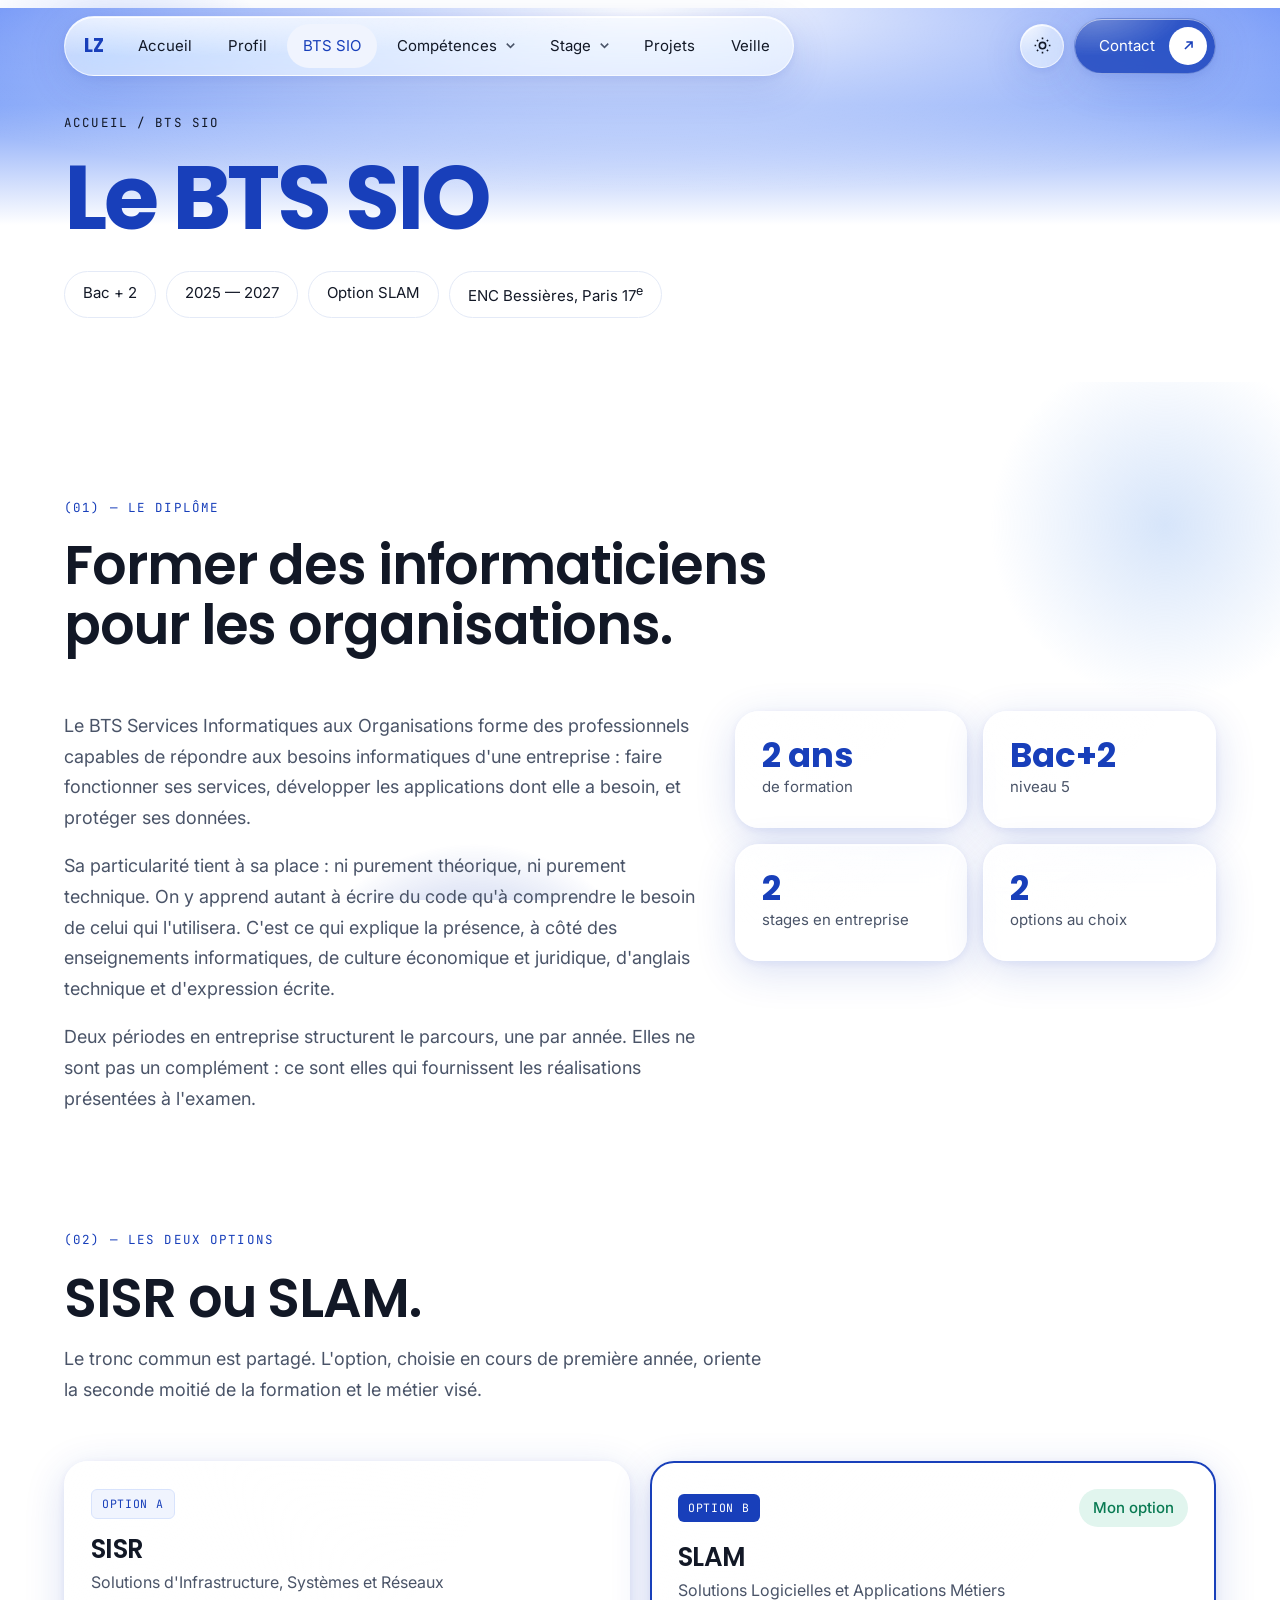
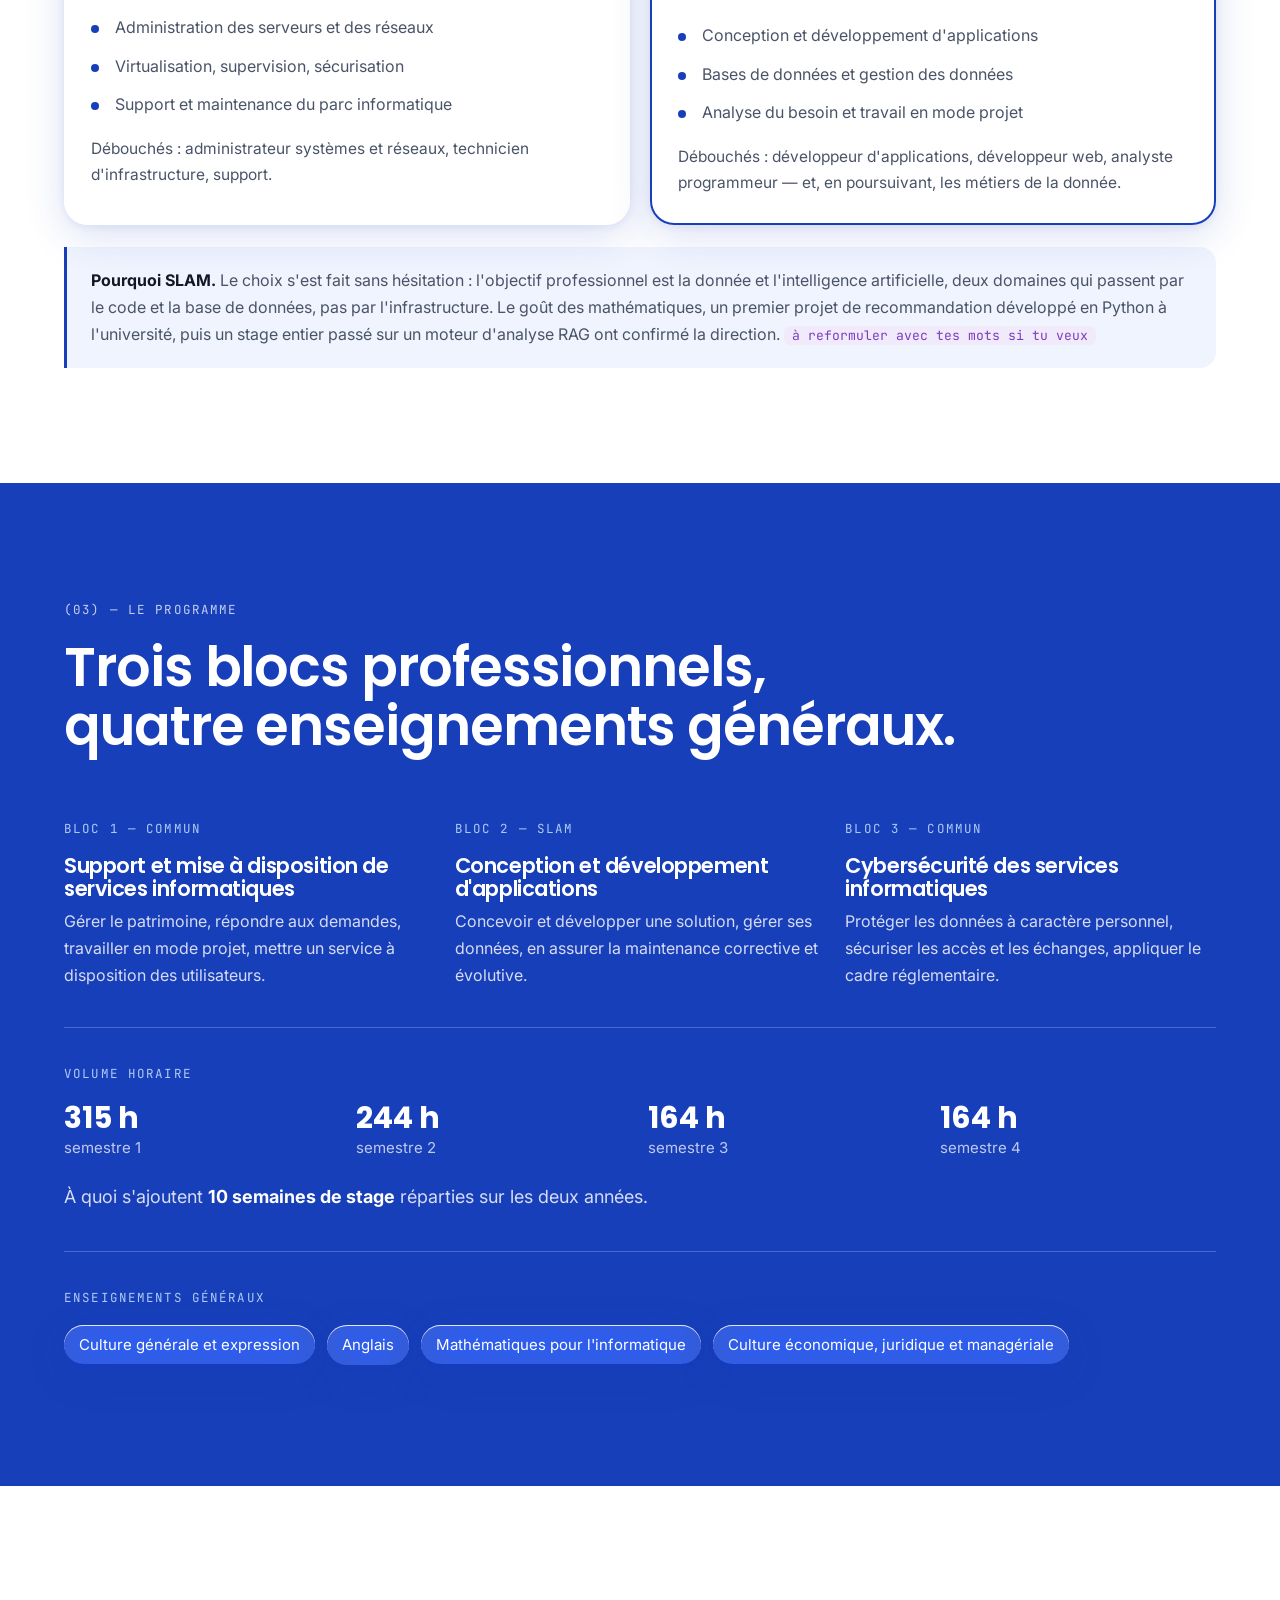
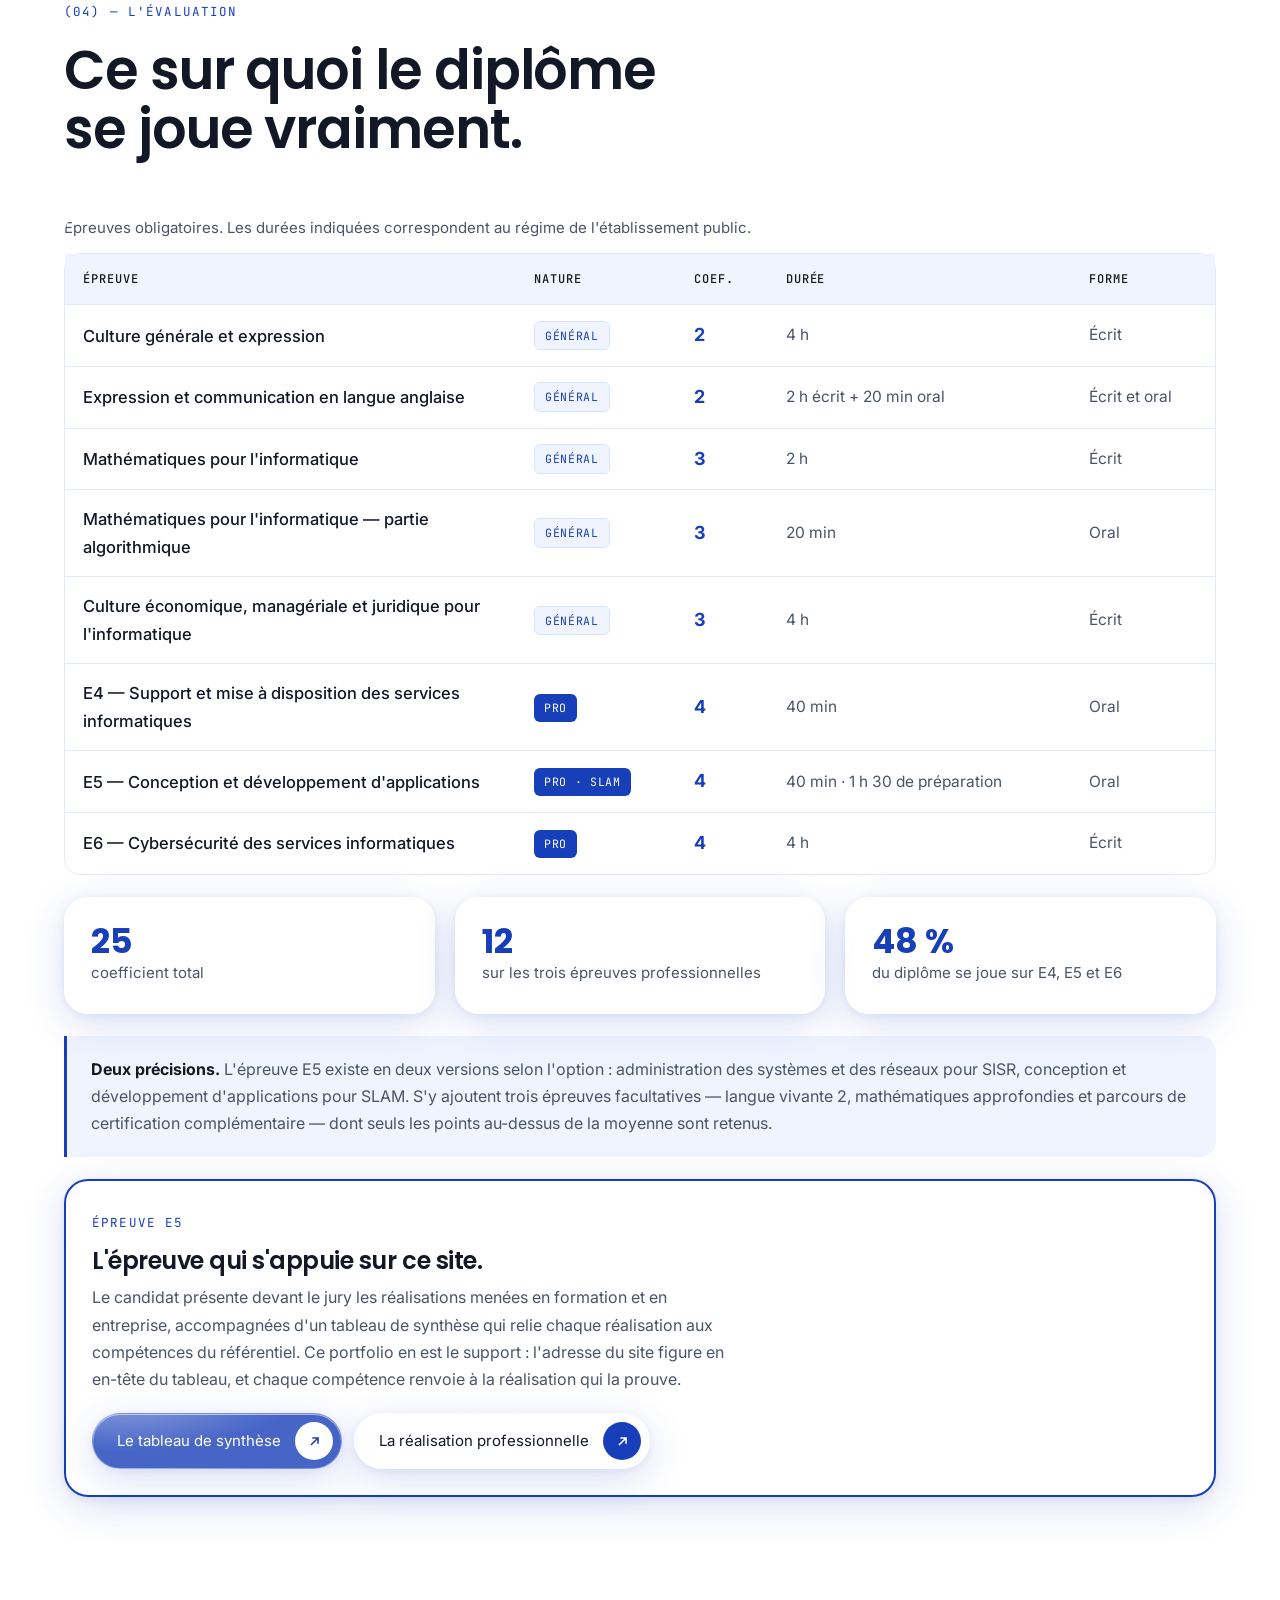
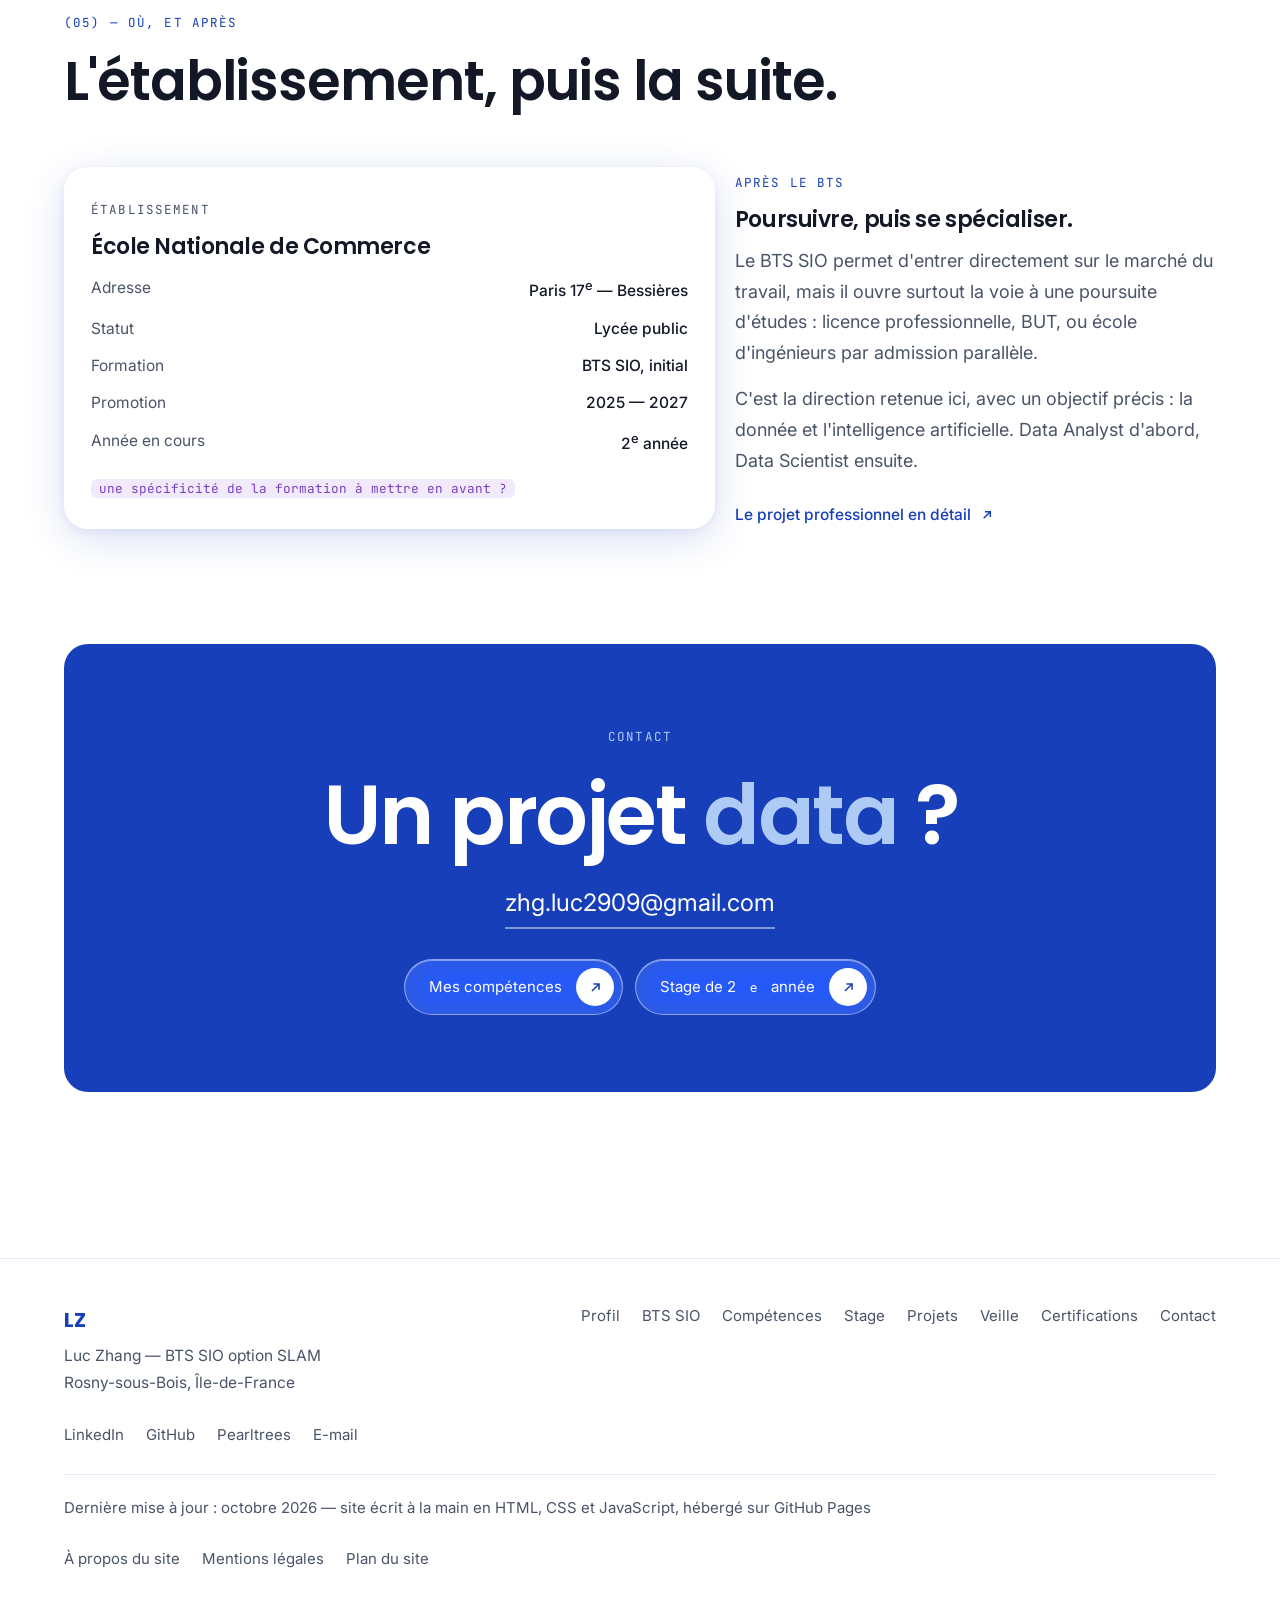
<file: bts-sio.html>
<!DOCTYPE html>
<html lang="fr" data-theme="light">
<head>
<meta charset="utf-8">
<meta name="viewport" content="width=device-width, initial-scale=1">
<title>Le BTS SIO — Luc Zhang, option SLAM</title>
<meta name="description" content="Le BTS Services Informatiques aux Organisations : le diplôme, ses deux options SISR et SLAM, le programme et l'établissement. Formation suivie à l'ENC Bessières, Paris 17e.">
<link rel="preconnect" href="https://fonts.googleapis.com">
<link rel="preconnect" href="https://fonts.gstatic.com" crossorigin>
<link href="https://fonts.googleapis.com/css2?family=Poppins:wght@500;600;700&family=Inter:wght@400;500;600&family=JetBrains+Mono:wght@400;500&display=swap" rel="stylesheet">
<link rel="stylesheet" href="assets/css/style.css">
</head>
<body>
<a class="skip" href="#main">Aller au contenu</a>
<div class="progress" id="progress"></div>

<!-- #header -->
<header class="hdr" id="hdr">
  <div class="wrap hdr-in">
    <nav class="navpill" id="nav" aria-label="Navigation principale">
      <a class="logo" href="index.html">LZ</a>
      <a class="nl" href="index.html">Accueil</a>
      <a class="nl" href="profil.html">Profil</a>
      <a class="nl" href="bts-sio.html" aria-current="page">BTS SIO</a>
      <div class="has-sub">
        <a class="nl nl-main" href="competences.html">Compétences</a>
        <button class="nl-toggle" aria-expanded="false" aria-label="Ouvrir le sous-menu Compétences">
          <svg viewBox="0 0 24 24" fill="none" stroke="currentColor" stroke-width="2.4"><path d="M6 9l6 6 6-6"/></svg>
        </button>
        <div class="sub">
          <a href="competences.html">Référentiel<span>Les compétences et leurs preuves</span></a>
          <a href="certifications.html">Certifications</a>
        </div>
      </div>
      <div class="has-sub">
        <a class="nl nl-main" href="stage-1.html">Stage</a>
        <button class="nl-toggle" aria-expanded="false" aria-label="Ouvrir le sous-menu Stage">
          <svg viewBox="0 0 24 24" fill="none" stroke="currentColor" stroke-width="2.4"><path d="M6 9l6 6 6-6"/></svg>
        </button>
        <div class="sub">
          <a href="stage-1.html">1<sup>re</sup> année<span>ZENG Expertise — effectué</span></a>
          <a href="stage-2.html">2<sup>e</sup> année<span>À venir</span></a>
        </div>
      </div>
      <a class="nl" href="projets.html">Projets</a>
      <a class="nl" href="veille.html">Veille</a>
    </nav>
    <div class="hdr-right">
      <button class="icon-btn burger" id="burger" aria-label="Ouvrir le menu" aria-expanded="false">
        <svg viewBox="0 0 24 24" fill="none" stroke="currentColor" stroke-width="2"><path d="M4 7h16M4 12h16M4 17h16"/></svg>
      </button>
      <button class="icon-btn" id="theme" aria-label="Basculer le thème sombre">
        <svg viewBox="0 0 24 24" fill="none" stroke="currentColor" stroke-width="2"><circle cx="12" cy="12" r="4"/><path d="M12 2v2M12 20v2M2 12h2M20 12h2M5 5l1.5 1.5M17.5 17.5L19 19M19 5l-1.5 1.5M6.5 17.5L5 19"/></svg>
      </button>
      <a class="btn btn-deep" href="contact.html">Contact
        <span class="cir"><svg viewBox="0 0 24 24" fill="none" stroke="currentColor" stroke-width="2.2"><path d="M7 17L17 7M9 7h8v8"/></svg></span>
      </a>
    </div>
  </div>
</header>
<!-- /#header -->

<main id="main">

<!-- ============ EN-TÊTE ============ -->
<section class="pagehead">
  <div class="wrap">
    <p class="mono bread rv"><a href="index.html">Accueil</a> / BTS SIO</p>
    <h1 class="rv">Le BTS SIO</h1>
    <p class="sub rv">Services Informatiques aux Organisations. Un diplôme en deux ans, deux options, et un choix qui détermine le métier vers lequel on va.</p>
    <div class="meta rv">
      <span>Bac + 2</span>
      <span>2025 — 2027</span>
      <span>Option SLAM</span>
      <span>ENC Bessières, Paris 17<sup>e</sup></span>
    </div>
  </div>
</section>

<!-- ============ 01 · LE DIPLÔME ============ -->
<section class="sec wrap">
  <div class="sec-head rv">
    <span class="mono eyebrow">(01) — Le diplôme</span>
    <h2>Former des informaticiens<br>pour les organisations.</h2>
  </div>

  <div class="grid-2">
    <div class="rv">
      <p class="lead">Le BTS Services Informatiques aux Organisations forme des professionnels capables de répondre aux besoins informatiques d'une entreprise : faire fonctionner ses services, développer les applications dont elle a besoin, et protéger ses données.</p>
      <p class="lead" style="margin-top:18px">Sa particularité tient à sa place : ni purement théorique, ni purement technique. On y apprend autant à écrire du code qu'à comprendre le besoin de celui qui l'utilisera. C'est ce qui explique la présence, à côté des enseignements informatiques, de culture économique et juridique, d'anglais technique et d'expression écrite.</p>
      <p class="lead" style="margin-top:18px">Deux périodes en entreprise structurent le parcours, une par année. Elles ne sont pas un complément : ce sont elles qui fournissent les réalisations présentées à l'examen.</p>
    </div>

    <div class="rv">
      <div class="grid-2 grid-eq" style="gap:16px">
        <div class="card">
          <b style="display:block;font-family:Poppins,sans-serif;font-weight:700;font-size:34px;color:var(--deep);line-height:1">2 ans</b>
          <span style="font-size:15px;color:var(--sec)">de formation</span>
        </div>
        <div class="card">
          <b style="display:block;font-family:Poppins,sans-serif;font-weight:700;font-size:34px;color:var(--deep);line-height:1">Bac+2</b>
          <span style="font-size:15px;color:var(--sec)">niveau 5</span>
        </div>
        <div class="card">
          <b style="display:block;font-family:Poppins,sans-serif;font-weight:700;font-size:34px;color:var(--deep);line-height:1">2</b>
          <span style="font-size:15px;color:var(--sec)">stages en entreprise</span>
        </div>
        <div class="card">
          <b style="display:block;font-family:Poppins,sans-serif;font-weight:700;font-size:34px;color:var(--deep);line-height:1">2</b>
          <span style="font-size:15px;color:var(--sec)">options au choix</span>
        </div>
      </div>
    </div>
  </div>
</section>

<!-- ============ 02 · LES DEUX OPTIONS ============ -->
<section class="sec wrap" style="padding-top:0">
  <div class="sec-head rv">
    <span class="mono eyebrow">(02) — Les deux options</span>
    <h2>SISR ou SLAM.</h2>
    <p class="lead" style="margin-top:16px">Le tronc commun est partagé. L'option, choisie en cours de première année, oriente la seconde moitié de la formation et le métier visé.</p>
  </div>

  <div class="grid-2 grid-eq" style="gap:20px">
    <article class="card rv">
      <span class="tag tag-commun">Option A</span>
      <h3 style="font-size:26px;margin:16px 0 6px">SISR</h3>
      <p style="font-size:16px;color:var(--sec);margin-bottom:18px">Solutions d'Infrastructure, Systèmes et Réseaux</p>
      <ul class="mlist" style="margin-top:0">
        <li>Administration des serveurs et des réseaux</li>
        <li>Virtualisation, supervision, sécurisation</li>
        <li>Support et maintenance du parc informatique</li>
      </ul>
      <p style="font-size:15.5px;color:var(--sec);margin-top:18px">Débouchés : administrateur systèmes et réseaux, technicien d'infrastructure, support.</p>
    </article>

    <article class="card rv" style="border-color:var(--deep);border-width:2px">
      <div style="display:flex;align-items:center;justify-content:space-between;gap:12px">
        <span class="tag tag-slam">Option B</span>
        <span class="badge badge-ok">Mon option</span>
      </div>
      <h3 style="font-size:26px;margin:16px 0 6px">SLAM</h3>
      <p style="font-size:16px;color:var(--sec);margin-bottom:18px">Solutions Logicielles et Applications Métiers</p>
      <ul class="mlist" style="margin-top:0">
        <li>Conception et développement d'applications</li>
        <li>Bases de données et gestion des données</li>
        <li>Analyse du besoin et travail en mode projet</li>
      </ul>
      <p style="font-size:15.5px;color:var(--sec);margin-top:18px">Débouchés : développeur d'applications, développeur web, analyste programmeur — et, en poursuivant, les métiers de la donnée.</p>
    </article>
  </div>

  <!-- Texte rédigé à partir de nos échanges : à valider ou à remplacer par tes mots. -->
  <div class="note rv" style="margin-top:22px">
    <b>Pourquoi SLAM.</b> Le choix s'est fait sans hésitation : l'objectif professionnel est la donnée et l'intelligence artificielle, deux domaines qui passent par le code et la base de données, pas par l'infrastructure. Le goût des mathématiques, un premier projet de recommandation développé en Python à l'université, puis un stage entier passé sur un moteur d'analyse RAG ont confirmé la direction. <span class="todo">à reformuler avec tes mots si tu veux</span>
  </div>
</section>

<!-- ============ 03 · LE PROGRAMME ============ -->
<section class="sec band">
  <div class="wrap">
    <div class="sec-head rv">
      <span class="mono" style="display:block;margin-bottom:18px">(03) — Le programme</span>
      <h2>Trois blocs professionnels,<br>quatre enseignements généraux.</h2>
    </div>

    <div class="grid-3">
      <div class="rv">
        <span class="mono" style="color:var(--pale)">Bloc 1 — commun</span>
        <h3 style="font-size:21px;margin:12px 0 8px;color:#fff">Support et mise à disposition de services informatiques</h3>
        <p class="lead" style="color:rgba(255,255,255,.82);font-size:16px">Gérer le patrimoine, répondre aux demandes, travailler en mode projet, mettre un service à disposition des utilisateurs.</p>
      </div>
      <div class="rv">
        <span class="mono" style="color:var(--pale)">Bloc 2 — SLAM</span>
        <h3 style="font-size:21px;margin:12px 0 8px;color:#fff">Conception et développement d'applications</h3>
        <p class="lead" style="color:rgba(255,255,255,.82);font-size:16px">Concevoir et développer une solution, gérer ses données, en assurer la maintenance corrective et évolutive.</p>
      </div>
      <div class="rv">
        <span class="mono" style="color:var(--pale)">Bloc 3 — commun</span>
        <h3 style="font-size:21px;margin:12px 0 8px;color:#fff">Cybersécurité des services informatiques</h3>
        <p class="lead" style="color:rgba(255,255,255,.82);font-size:16px">Protéger les données à caractère personnel, sécuriser les accès et les échanges, appliquer le cadre réglementaire.</p>
      </div>
    </div>

    <div class="rv" style="margin-top:38px;padding-top:30px;border-top:1px solid rgba(255,255,255,.22)">
      <span class="mono" style="color:var(--pale)">Volume horaire</span>
      <div class="grid-4" style="margin-top:16px">
        <div><b style="display:block;font-family:Poppins,sans-serif;font-weight:700;font-size:30px;color:#fff;line-height:1">315 h</b><span style="font-size:15px;color:rgba(255,255,255,.72)">semestre 1</span></div>
        <div><b style="display:block;font-family:Poppins,sans-serif;font-weight:700;font-size:30px;color:#fff;line-height:1">244 h</b><span style="font-size:15px;color:rgba(255,255,255,.72)">semestre 2</span></div>
        <div><b style="display:block;font-family:Poppins,sans-serif;font-weight:700;font-size:30px;color:#fff;line-height:1">164 h</b><span style="font-size:15px;color:rgba(255,255,255,.72)">semestre 3</span></div>
        <div><b style="display:block;font-family:Poppins,sans-serif;font-weight:700;font-size:30px;color:#fff;line-height:1">164 h</b><span style="font-size:15px;color:rgba(255,255,255,.72)">semestre 4</span></div>
      </div>
      <p class="lead rv" style="color:rgba(255,255,255,.82);margin-top:20px">À quoi s'ajoutent <strong style="color:#fff">10 semaines de stage</strong> réparties sur les deux années.</p>
    </div>

    <div class="rv" style="margin-top:38px;padding-top:30px;border-top:1px solid rgba(255,255,255,.22)">
      <span class="mono" style="color:var(--pale)">Enseignements généraux</span>
      <div style="margin-top:14px">
        <span class="chip" style="background:rgba(255,255,255,.16);color:#fff">Culture générale et expression</span>
        <span class="chip" style="background:rgba(255,255,255,.16);color:#fff">Anglais</span>
        <span class="chip" style="background:rgba(255,255,255,.16);color:#fff">Mathématiques pour l'informatique</span>
        <span class="chip" style="background:rgba(255,255,255,.16);color:#fff">Culture économique, juridique et managériale</span>
      </div>
    </div>
  </div>
</section>

<!-- ============ 04 · L'ÉVALUATION ============ -->
<section class="sec wrap">
  <div class="sec-head rv">
    <span class="mono eyebrow">(04) — L'évaluation</span>
    <h2>Ce sur quoi le diplôme<br>se joue vraiment.</h2>
  </div>

  <table class="tbl rv">
    <caption>Épreuves obligatoires. Les durées indiquées correspondent au régime de l'établissement public.</caption>
    <thead>
      <tr>
        <th scope="col">Épreuve</th>
        <th scope="col">Nature</th>
        <th scope="col">Coef.</th>
        <th scope="col">Durée</th>
        <th scope="col">Forme</th>
      </tr>
    </thead>
    <tbody>
      <tr>
        <td data-l="Épreuve" class="comp">Culture générale et expression</td>
        <td data-l="Nature"><span class="tag tag-commun">Général</span></td>
        <td data-l="Coefficient"><b style="font-size:18px;color:var(--deep)">2</b></td>
        <td data-l="Durée" class="sec">4 h</td>
        <td data-l="Forme" class="sec">Écrit</td>
      </tr>
      <tr>
        <td data-l="Épreuve" class="comp">Expression et communication en langue anglaise</td>
        <td data-l="Nature"><span class="tag tag-commun">Général</span></td>
        <td data-l="Coefficient"><b style="font-size:18px;color:var(--deep)">2</b></td>
        <td data-l="Durée" class="sec">2 h écrit + 20 min oral</td>
        <td data-l="Forme" class="sec">Écrit et oral</td>
      </tr>
      <tr>
        <td data-l="Épreuve" class="comp">Mathématiques pour l'informatique</td>
        <td data-l="Nature"><span class="tag tag-commun">Général</span></td>
        <td data-l="Coefficient"><b style="font-size:18px;color:var(--deep)">3</b></td>
        <td data-l="Durée" class="sec">2 h</td>
        <td data-l="Forme" class="sec">Écrit</td>
      </tr>
      <tr>
        <td data-l="Épreuve" class="comp">Mathématiques pour l'informatique — partie algorithmique</td>
        <td data-l="Nature"><span class="tag tag-commun">Général</span></td>
        <td data-l="Coefficient"><b style="font-size:18px;color:var(--deep)">3</b></td>
        <td data-l="Durée" class="sec">20 min</td>
        <td data-l="Forme" class="sec">Oral</td>
      </tr>
      <tr>
        <td data-l="Épreuve" class="comp">Culture économique, managériale et juridique pour l'informatique</td>
        <td data-l="Nature"><span class="tag tag-commun">Général</span></td>
        <td data-l="Coefficient"><b style="font-size:18px;color:var(--deep)">3</b></td>
        <td data-l="Durée" class="sec">4 h</td>
        <td data-l="Forme" class="sec">Écrit</td>
      </tr>
      <tr>
        <td data-l="Épreuve" class="comp">E4 — Support et mise à disposition des services informatiques</td>
        <td data-l="Nature"><span class="tag tag-slam">Pro</span></td>
        <td data-l="Coefficient"><b style="font-size:18px;color:var(--deep)">4</b></td>
        <td data-l="Durée" class="sec">40 min</td>
        <td data-l="Forme" class="sec">Oral</td>
      </tr>
      <tr>
        <td data-l="Épreuve" class="comp">E5 — Conception et développement d'applications</td>
        <td data-l="Nature"><span class="tag tag-slam">Pro · SLAM</span></td>
        <td data-l="Coefficient"><b style="font-size:18px;color:var(--deep)">4</b></td>
        <td data-l="Durée" class="sec">40 min · 1 h 30 de préparation</td>
        <td data-l="Forme" class="sec">Oral</td>
      </tr>
      <tr>
        <td data-l="Épreuve" class="comp">E6 — Cybersécurité des services informatiques</td>
        <td data-l="Nature"><span class="tag tag-slam">Pro</span></td>
        <td data-l="Coefficient"><b style="font-size:18px;color:var(--deep)">4</b></td>
        <td data-l="Durée" class="sec">4 h</td>
        <td data-l="Forme" class="sec">Écrit</td>
      </tr>
    </tbody>
  </table>

  <div class="grid-3 rv" style="margin-top:22px">
    <div class="card">
      <b style="display:block;font-family:Poppins,sans-serif;font-weight:700;font-size:34px;color:var(--deep);line-height:1">25</b>
      <span style="font-size:15px;color:var(--sec)">coefficient total</span>
    </div>
    <div class="card">
      <b style="display:block;font-family:Poppins,sans-serif;font-weight:700;font-size:34px;color:var(--deep);line-height:1">12</b>
      <span style="font-size:15px;color:var(--sec)">sur les trois épreuves professionnelles</span>
    </div>
    <div class="card">
      <b style="display:block;font-family:Poppins,sans-serif;font-weight:700;font-size:34px;color:var(--deep);line-height:1">48 %</b>
      <span style="font-size:15px;color:var(--sec)">du diplôme se joue sur E4, E5 et E6</span>
    </div>
  </div>

  <div class="note rv" style="margin-top:22px">
    <b>Deux précisions.</b> L'épreuve E5 existe en deux versions selon l'option : administration des systèmes et des réseaux pour SISR, conception et développement d'applications pour SLAM. S'y ajoutent trois épreuves facultatives — langue vivante 2, mathématiques approfondies et parcours de certification complémentaire — dont seuls les points au-dessus de la moyenne sont retenus.
  </div>

  <div class="card rv" style="margin-top:22px;border-color:var(--deep);border-width:2px">
    <span class="mono" style="color:var(--deep)">Épreuve E5</span>
    <h3 style="font-size:24px;margin:12px 0 10px">L'épreuve qui s'appuie sur ce site.</h3>
    <p class="lead" style="font-size:16px">Le candidat présente devant le jury les réalisations menées en formation et en entreprise, accompagnées d'un tableau de synthèse qui relie chaque réalisation aux compétences du référentiel. Ce portfolio en est le support : l'adresse du site figure en en-tête du tableau, et chaque compétence renvoie à la réalisation qui la prouve.</p>
    <div style="margin-top:20px;display:flex;gap:12px;flex-wrap:wrap">
      <a class="btn btn-deep" href="competences.html">Le tableau de synthèse
        <span class="cir"><svg viewBox="0 0 24 24" fill="none" stroke="currentColor" stroke-width="2.2"><path d="M7 17L17 7M9 7h8v8"/></svg></span></a>
      <a class="btn btn-soft" href="stage-1.html">La réalisation professionnelle
        <span class="cir"><svg viewBox="0 0 24 24" fill="none" stroke="currentColor" stroke-width="2.2"><path d="M7 17L17 7M9 7h8v8"/></svg></span></a>
    </div>
  </div>
</section>

<!-- ============ 05 · ÉTABLISSEMENT ET SUITE ============ -->
<section class="sec wrap" style="padding-top:0">
  <div class="sec-head rv">
    <span class="mono eyebrow">(05) — Où, et après</span>
    <h2>L'établissement, puis la suite.</h2>
  </div>

  <div class="grid-2">
    <aside class="card idcard rv">
      <span class="mono" style="color:var(--sec)">Établissement</span>
      <h3 style="font-size:22px;margin:12px 0 16px">École Nationale de Commerce</h3>
      <dl>
        <dt>Adresse</dt><dd>Paris 17<sup>e</sup> — Bessières</dd>
        <dt>Statut</dt><dd>Lycée public</dd>
        <dt>Formation</dt><dd>BTS SIO, initial</dd>
        <dt>Promotion</dt><dd>2025 — 2027</dd>
        <dt>Année en cours</dt><dd>2<sup>e</sup> année</dd>
      </dl>
      <p style="font-size:15.5px;color:var(--sec);margin-top:18px"><span class="todo">une spécificité de la formation à mettre en avant ?</span></p>
    </aside>

    <div class="rv">
      <span class="mono" style="color:var(--deep)">Après le BTS</span>
      <h3 style="font-size:22px;margin:12px 0 14px">Poursuivre, puis se spécialiser.</h3>
      <p class="lead">Le BTS SIO permet d'entrer directement sur le marché du travail, mais il ouvre surtout la voie à une poursuite d'études : licence professionnelle, BUT, ou école d'ingénieurs par admission parallèle.</p>
      <p class="lead" style="margin-top:16px">C'est la direction retenue ici, avec un objectif précis : la donnée et l'intelligence artificielle. Data Analyst d'abord, Data Scientist ensuite.</p>
      <div style="margin-top:24px">
        <a class="link" href="profil.html">Le projet professionnel en détail
          <svg viewBox="0 0 24 24" fill="none" stroke="currentColor" stroke-width="2.2"><path d="M7 17L17 7M9 7h8v8"/></svg></a>
      </div>
    </div>
  </div>
</section>

<!-- ============ CTA ============ -->
<section class="wrap" style="padding-bottom:clamp(40px,6vw,80px)">
  <div class="cta rv">
    <span class="mono" style="color:var(--pale)">Contact</span>
    <h2 style="margin-top:20px">Un projet <em>data</em> ?</h2>
    <a class="mail" href="mailto:zhg.luc2909@gmail.com">zhg.luc2909@gmail.com</a>
    <div style="margin-top:30px;display:flex;gap:12px;justify-content:center;flex-wrap:wrap">
      <a class="btn btn-ghost" href="competences.html">Mes compétences
        <span class="cir"><svg viewBox="0 0 24 24" fill="none" stroke="currentColor" stroke-width="2.2"><path d="M7 17L17 7M9 7h8v8"/></svg></span></a>
      <a class="btn btn-ghost" href="stage-2.html">Stage de 2<sup>e</sup> année
        <span class="cir"><svg viewBox="0 0 24 24" fill="none" stroke="currentColor" stroke-width="2.2"><path d="M7 17L17 7M9 7h8v8"/></svg></span></a>
    </div>
  </div>
</section>

</main>

<!-- #footer -->
<footer class="ft">
  <div class="wrap">
    <div class="ft-in">
      <div>
        <span style="font-family:Poppins,sans-serif;font-weight:700;font-size:20px;color:var(--deep)">LZ</span>
        <p style="font-size:15.5px;color:var(--sec);margin-top:6px">Luc Zhang — BTS SIO option SLAM<br>Rosny-sous-Bois, Île-de-France</p>
      </div>
      <nav aria-label="Pages du site">
        <a href="profil.html">Profil</a>
        <a href="bts-sio.html">BTS SIO</a>
        <a href="competences.html">Compétences</a>
        <a href="stage-1.html">Stage</a>
        <a href="projets.html">Projets</a>
        <a href="veille.html">Veille</a>
        <a href="certifications.html">Certifications</a>
        <a href="contact.html">Contact</a>
      </nav>
      <nav aria-label="Liens externes">
        <a href="https://www.linkedin.com/in/luczhang8/" rel="noopener">LinkedIn</a>
        <a href="https://github.com/luckk11" rel="noopener">GitHub</a>
        <a href="https://www.pearltrees.com/lucque" rel="noopener">Pearltrees</a>
        <a href="mailto:zhg.luc2909@gmail.com">E-mail</a>
      </nav>
    </div>
    <div class="ft-in ft-bot">
      <span>Dernière mise à jour : octobre 2026 — site écrit à la main en HTML, CSS et JavaScript, hébergé sur GitHub Pages</span>
      <nav aria-label="Pages annexes">
        <a href="a-propos.html">À propos du site</a>
        <a href="mentions-legales.html">Mentions légales</a>
        <a href="plan-du-site.html">Plan du site</a>
      </nav>
    </div>
  </div>
</footer>
<!-- /#footer -->

<script src="assets/js/main.js" defer></script>
</body>
</html>
</file>
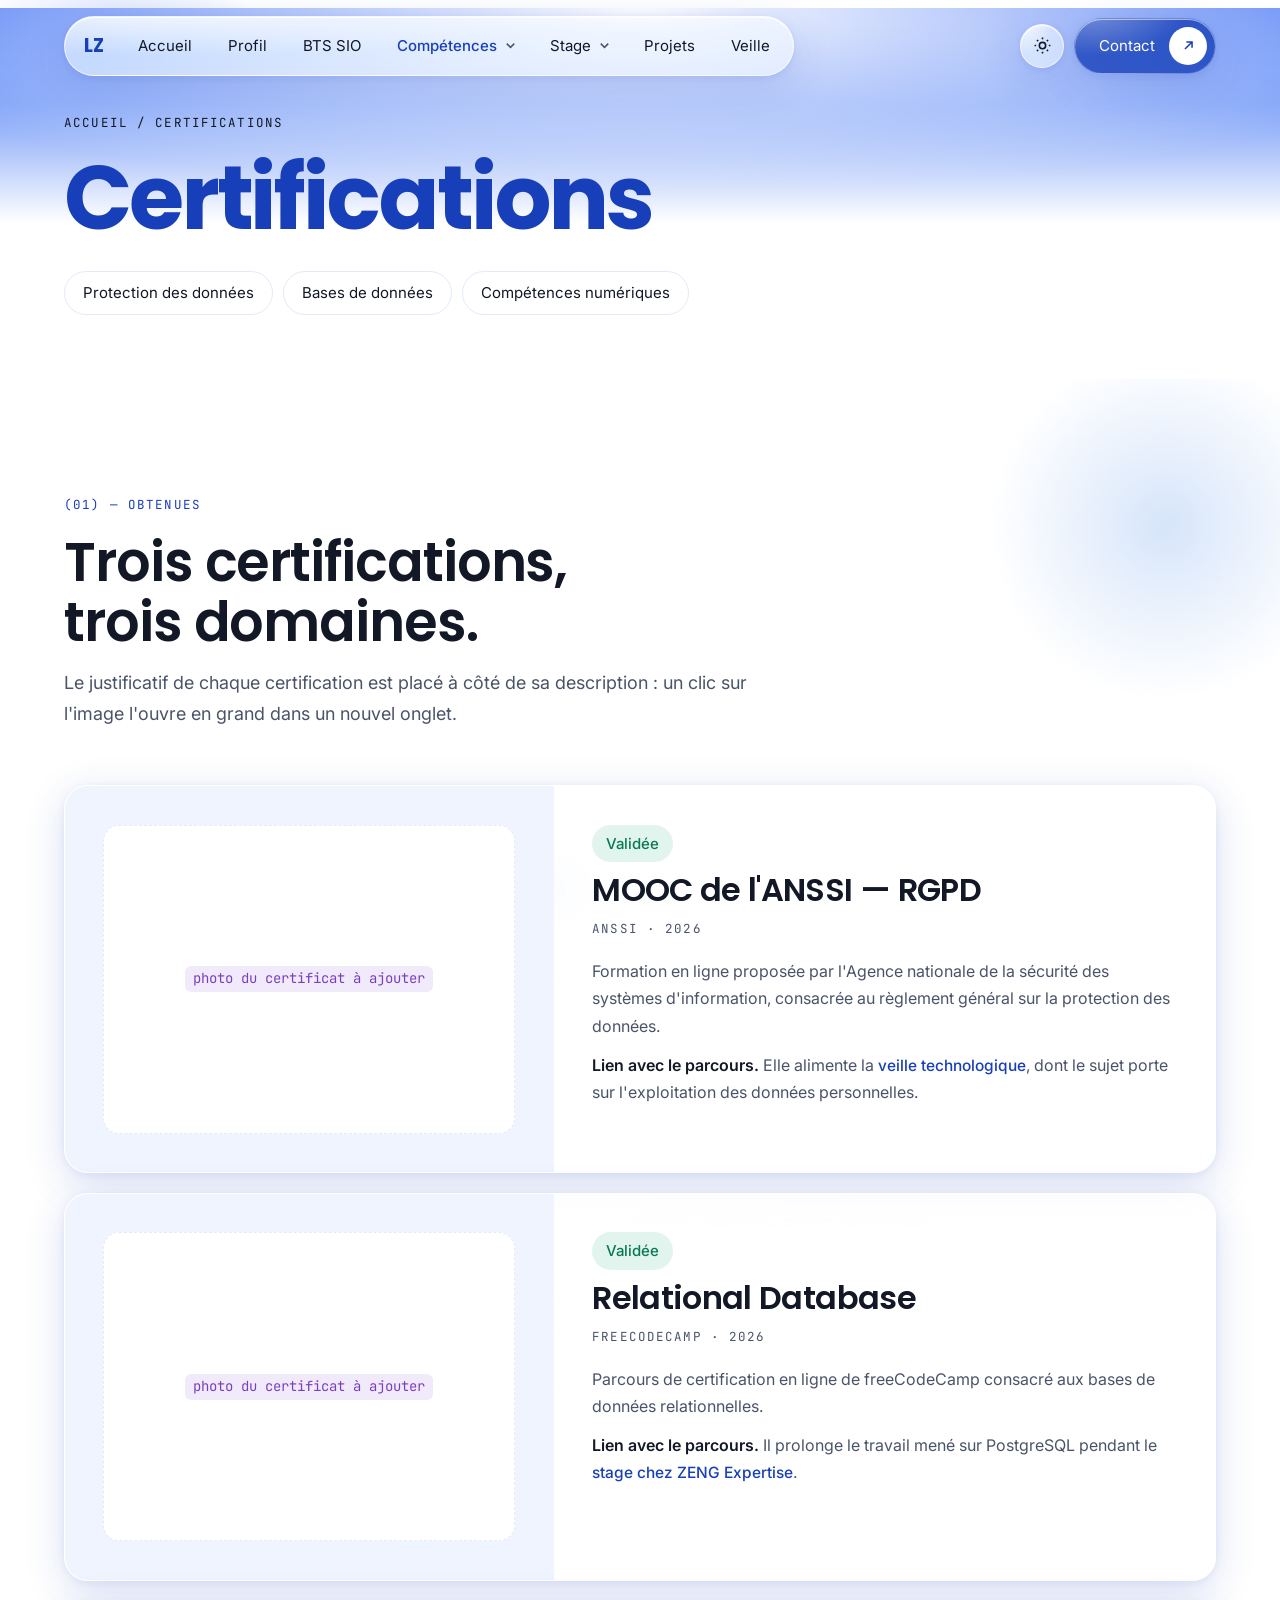
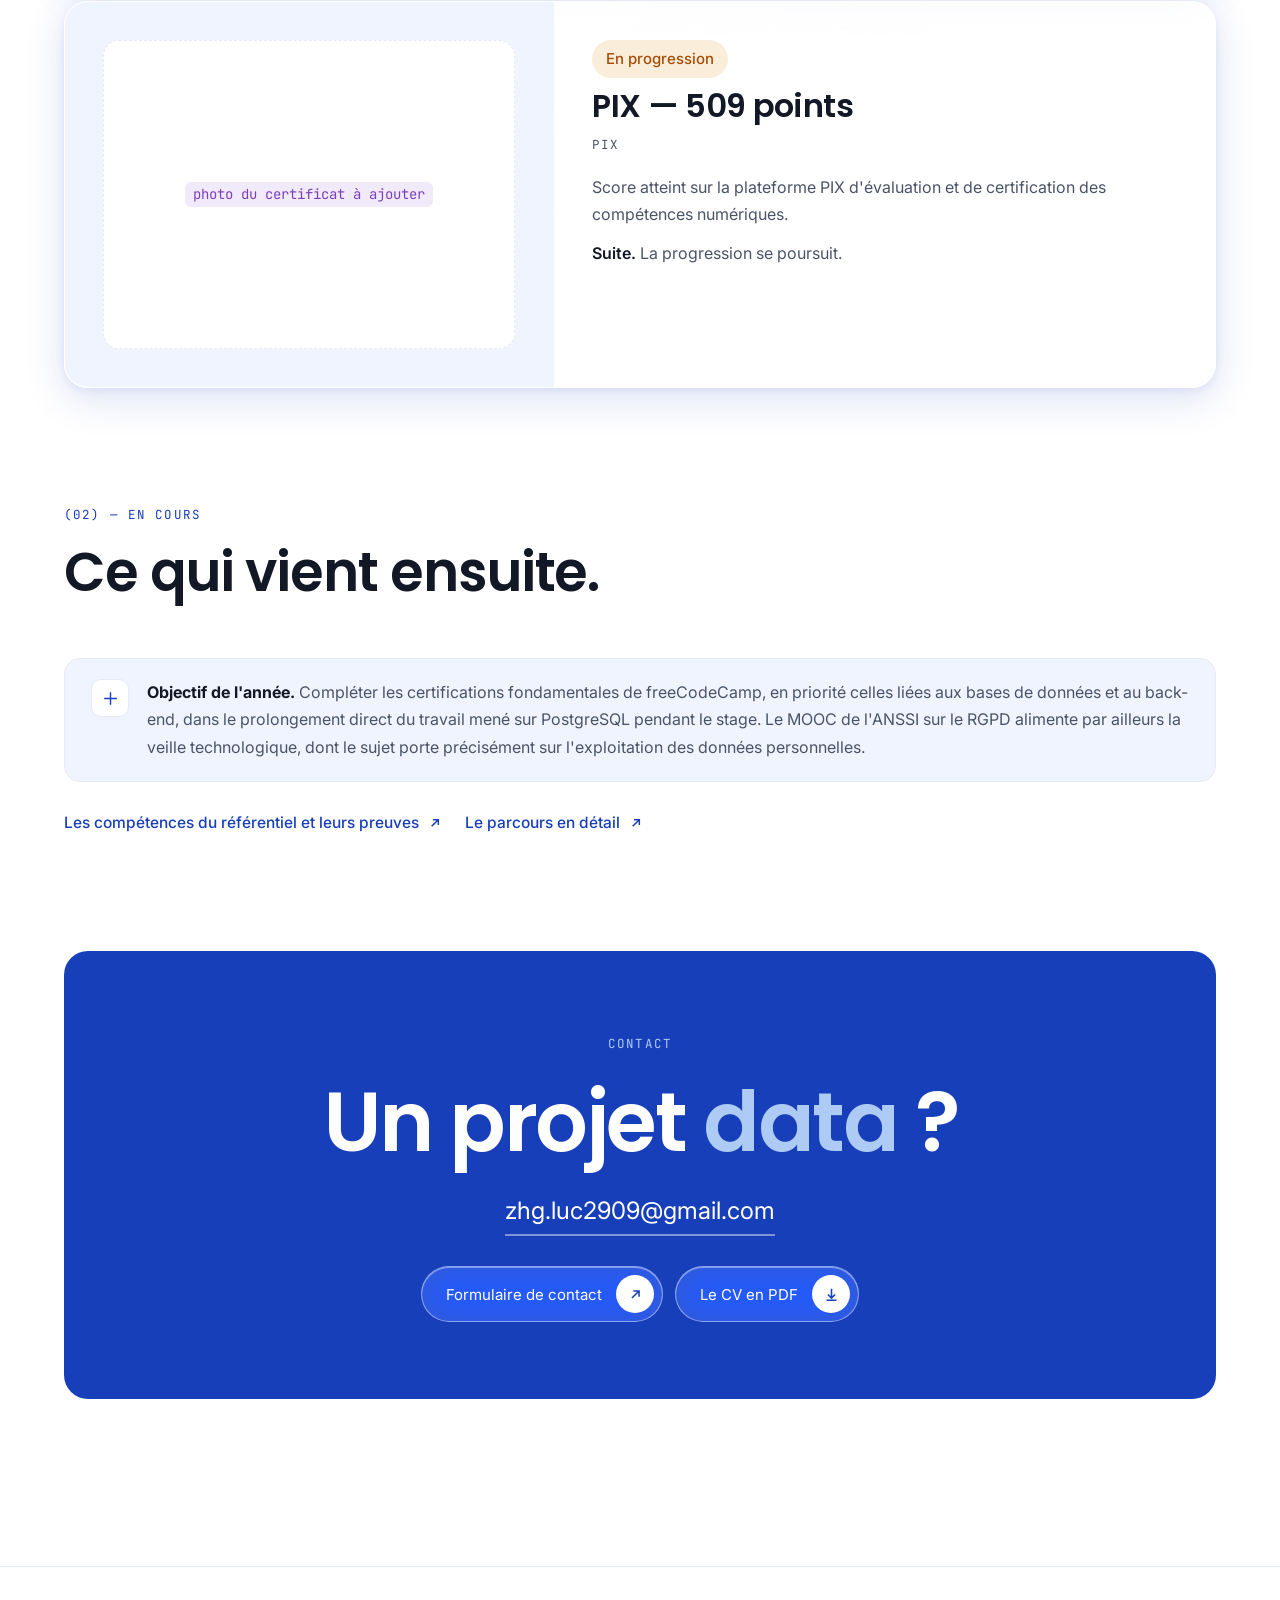
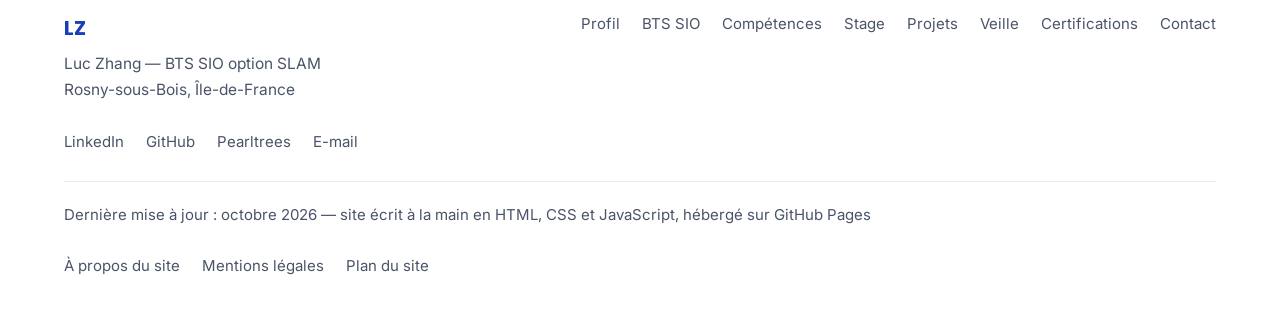
<file: certifications.html>
<!DOCTYPE html>
<html lang="fr" data-theme="light">
<head>
<meta charset="utf-8">
<meta name="viewport" content="width=device-width, initial-scale=1">
<title>Certifications — Luc Zhang, BTS SIO option SLAM</title>
<meta name="description" content="Certifications de Luc Zhang : MOOC de l'ANSSI sur le RGPD, freeCodeCamp Relational Database et PIX 509 points. Objectif de l'année : compléter les certifications freeCodeCamp.">
<link rel="preconnect" href="https://fonts.googleapis.com">
<link rel="preconnect" href="https://fonts.gstatic.com" crossorigin>
<link href="https://fonts.googleapis.com/css2?family=Poppins:wght@500;600;700&family=Inter:wght@400;500;600&family=JetBrains+Mono:wght@400;500&display=swap" rel="stylesheet">
<link rel="stylesheet" href="assets/css/style.css">
</head>
<body>
<a class="skip" href="#main">Aller au contenu</a>
<div class="progress" id="progress"></div>

<!-- #header -->
<header class="hdr" id="hdr">
  <div class="wrap hdr-in">
    <nav class="navpill" id="nav" aria-label="Navigation principale">
      <a class="logo" href="index.html">LZ</a>
      <a class="nl" href="index.html">Accueil</a>
      <a class="nl" href="profil.html">Profil</a>
      <a class="nl" href="bts-sio.html">BTS SIO</a>
      <div class="has-sub">
        <a class="nl nl-main" href="competences.html">Compétences</a>
        <button class="nl-toggle" aria-expanded="false" aria-label="Ouvrir le sous-menu Compétences">
          <svg viewBox="0 0 24 24" fill="none" stroke="currentColor" stroke-width="2.4"><path d="M6 9l6 6 6-6"/></svg>
        </button>
        <div class="sub">
          <a href="competences.html">Référentiel<span>Les compétences et leurs preuves</span></a>
          <a href="certifications.html" aria-current="page">Certifications</a>
        </div>
      </div>
      <div class="has-sub">
        <a class="nl nl-main" href="stage-1.html">Stage</a>
        <button class="nl-toggle" aria-expanded="false" aria-label="Ouvrir le sous-menu Stage">
          <svg viewBox="0 0 24 24" fill="none" stroke="currentColor" stroke-width="2.4"><path d="M6 9l6 6 6-6"/></svg>
        </button>
        <div class="sub">
          <a href="stage-1.html">1<sup>re</sup> année<span>ZENG Expertise — effectué</span></a>
          <a href="stage-2.html">2<sup>e</sup> année<span>À venir</span></a>
        </div>
      </div>
      <a class="nl" href="projets.html">Projets</a>
      <a class="nl" href="veille.html">Veille</a>
    </nav>
    <div class="hdr-right">
      <button class="icon-btn burger" id="burger" aria-label="Ouvrir le menu" aria-expanded="false">
        <svg viewBox="0 0 24 24" fill="none" stroke="currentColor" stroke-width="2"><path d="M4 7h16M4 12h16M4 17h16"/></svg>
      </button>
      <button class="icon-btn" id="theme" aria-label="Basculer le thème sombre">
        <svg viewBox="0 0 24 24" fill="none" stroke="currentColor" stroke-width="2"><circle cx="12" cy="12" r="4"/><path d="M12 2v2M12 20v2M2 12h2M20 12h2M5 5l1.5 1.5M17.5 17.5L19 19M19 5l-1.5 1.5M6.5 17.5L5 19"/></svg>
      </button>
      <a class="btn btn-deep" href="contact.html">Contact
        <span class="cir"><svg viewBox="0 0 24 24" fill="none" stroke="currentColor" stroke-width="2.2"><path d="M7 17L17 7M9 7h8v8"/></svg></span>
      </a>
    </div>
  </div>
</header>
<!-- /#header -->

<main id="main">

<!-- ============ EN-TÊTE ============ -->
<section class="pagehead">
  <div class="wrap">
    <p class="mono bread rv"><a href="index.html">Accueil</a> / Certifications</p>
    <h1 class="rv">Certifications</h1>
    <p class="sub rv">Ce qui est validé, et ce qui est en cours de progression.</p>
    <div class="meta rv">
      <span>Protection des données</span>
      <span>Bases de données</span>
      <span>Compétences numériques</span>
    </div>
  </div>
</section>

<!-- ============ 01 · OBTENUES ============ -->
<section class="sec wrap">
  <div class="sec-head rv">
    <span class="mono eyebrow">(01) — Obtenues</span>
    <h2>Trois certifications,<br>trois domaines.</h2>
    <p class="lead" style="margin-top:16px">Le justificatif de chaque certification est placé à côté de sa description : un clic sur l'image l'ouvre en grand dans un nouvel onglet.</p>
  </div>

  <div style="display:grid;gap:20px">
    <article class="card stage rv">
      <div class="stage-media">
        <!-- justificatif à venir : voir README, « Ajouter un justificatif de certification » -->
        <div class="certimg certimg-vide"><span class="todo">photo du certificat à ajouter</span></div>
      </div>
      <div class="stage-body">
        <span class="badge badge-ok">Validée</span>
        <h3>MOOC de l'ANSSI — RGPD</h3>
        <span class="mono" style="color:var(--sec)">ANSSI · 2026</span>
        <p class="lead" style="font-size:16px;margin-top:16px">Formation en ligne proposée par l'Agence nationale de la sécurité des systèmes d'information, consacrée au règlement général sur la protection des données.</p>
        <p class="lead" style="font-size:16px;margin-top:12px"><b style="color:var(--ink);font-weight:600">Lien avec le parcours.</b> Elle alimente la <a class="link" href="veille.html" style="display:inline">veille technologique</a>, dont le sujet porte sur l'exploitation des données personnelles.</p>
      </div>
    </article>
    <article class="card stage rv">
      <div class="stage-media">
        <!-- justificatif à venir : voir README, « Ajouter un justificatif de certification » -->
        <div class="certimg certimg-vide"><span class="todo">photo du certificat à ajouter</span></div>
      </div>
      <div class="stage-body">
        <span class="badge badge-ok">Validée</span>
        <h3>Relational Database</h3>
        <span class="mono" style="color:var(--sec)">freeCodeCamp · 2026</span>
        <p class="lead" style="font-size:16px;margin-top:16px">Parcours de certification en ligne de freeCodeCamp consacré aux bases de données relationnelles.</p>
        <p class="lead" style="font-size:16px;margin-top:12px"><b style="color:var(--ink);font-weight:600">Lien avec le parcours.</b> Il prolonge le travail mené sur PostgreSQL pendant le <a class="link" href="stage-1.html" style="display:inline">stage chez ZENG Expertise</a>.</p>
      </div>
    </article>
    <article class="card stage rv">
      <div class="stage-media">
        <!-- justificatif à venir : voir README, « Ajouter un justificatif de certification » -->
        <div class="certimg certimg-vide"><span class="todo">photo du certificat à ajouter</span></div>
      </div>
      <div class="stage-body">
        <span class="badge badge-wait">En progression</span>
        <h3>PIX — 509 points</h3>
        <span class="mono" style="color:var(--sec)">PIX</span>
        <p class="lead" style="font-size:16px;margin-top:16px">Score atteint sur la plateforme PIX d'évaluation et de certification des compétences numériques.</p>
        <p class="lead" style="font-size:16px;margin-top:12px"><b style="color:var(--ink);font-weight:600">Suite.</b> La progression se poursuit.</p>
      </div>
    </article>
  </div>
</section>

<!-- ============ 02 · EN COURS ============ -->
<section class="sec wrap" style="padding-top:0">
  <div class="sec-head rv">
    <span class="mono eyebrow">(02) — En cours</span>
    <h2>Ce qui vient ensuite.</h2>
  </div>

  <div class="bandeau rv">
    <span class="sq"><svg viewBox="0 0 24 24" fill="none" stroke="currentColor" stroke-width="1.8" style="width:19px;height:19px"><path d="M12 4v16M4 12h16"/></svg></span>
    <p><b>Objectif de l'année.</b> Compléter les certifications fondamentales de freeCodeCamp, en priorité celles liées aux bases de données et au back-end, dans le prolongement direct du travail mené sur PostgreSQL pendant le stage. Le MOOC de l'ANSSI sur le RGPD alimente par ailleurs la veille technologique, dont le sujet porte précisément sur l'exploitation des données personnelles.</p>
  </div>

  <div class="rv" style="margin-top:28px;display:flex;gap:22px;flex-wrap:wrap">
    <a class="link" href="competences.html">Les compétences du référentiel et leurs preuves
      <svg viewBox="0 0 24 24" fill="none" stroke="currentColor" stroke-width="2.2"><path d="M7 17L17 7M9 7h8v8"/></svg></a>
    <a class="link" href="profil.html">Le parcours en détail
      <svg viewBox="0 0 24 24" fill="none" stroke="currentColor" stroke-width="2.2"><path d="M7 17L17 7M9 7h8v8"/></svg></a>
  </div>
</section>

<!-- ============ CTA ============ -->
<section class="wrap" style="padding-bottom:clamp(40px,6vw,80px)">
  <div class="cta rv">
    <span class="mono" style="color:var(--pale)">Contact</span>
    <h2 style="margin-top:20px">Un projet <em>data</em> ?</h2>
    <a class="mail" href="mailto:zhg.luc2909@gmail.com">zhg.luc2909@gmail.com</a>
    <div style="margin-top:30px;display:flex;gap:12px;justify-content:center;flex-wrap:wrap">
      <a class="btn btn-ghost" href="contact.html">Formulaire de contact
        <span class="cir"><svg viewBox="0 0 24 24" fill="none" stroke="currentColor" stroke-width="2.2"><path d="M7 17L17 7M9 7h8v8"/></svg></span></a>
      <a class="btn btn-ghost" href="assets/docs/cv-luc-zhang.pdf" download>Le CV en PDF
        <span class="cir"><svg viewBox="0 0 24 24" fill="none" stroke="currentColor" stroke-width="2.2"><path d="M12 4v12M7 12l5 5 5-5M5 20h14"/></svg></span></a>
    </div>
  </div>
</section>

</main>

<!-- #footer -->
<footer class="ft">
  <div class="wrap">
    <div class="ft-in">
      <div>
        <span style="font-family:Poppins,sans-serif;font-weight:700;font-size:20px;color:var(--deep)">LZ</span>
        <p style="font-size:15.5px;color:var(--sec);margin-top:6px">Luc Zhang — BTS SIO option SLAM<br>Rosny-sous-Bois, Île-de-France</p>
      </div>
      <nav aria-label="Pages du site">
        <a href="profil.html">Profil</a>
        <a href="bts-sio.html">BTS SIO</a>
        <a href="competences.html">Compétences</a>
        <a href="stage-1.html">Stage</a>
        <a href="projets.html">Projets</a>
        <a href="veille.html">Veille</a>
        <a href="certifications.html">Certifications</a>
        <a href="contact.html">Contact</a>
      </nav>
      <nav aria-label="Liens externes">
        <a href="https://www.linkedin.com/in/luczhang8/" rel="noopener">LinkedIn</a>
        <a href="https://github.com/luckk11" rel="noopener">GitHub</a>
        <a href="https://www.pearltrees.com/lucque" rel="noopener">Pearltrees</a>
        <a href="mailto:zhg.luc2909@gmail.com">E-mail</a>
      </nav>
    </div>
    <div class="ft-in ft-bot">
      <span>Dernière mise à jour : octobre 2026 — site écrit à la main en HTML, CSS et JavaScript, hébergé sur GitHub Pages</span>
      <nav aria-label="Pages annexes">
        <a href="a-propos.html">À propos du site</a>
        <a href="mentions-legales.html">Mentions légales</a>
        <a href="plan-du-site.html">Plan du site</a>
      </nav>
    </div>
  </div>
</footer>
<!-- /#footer -->

<script src="assets/js/main.js" defer></script>
</body>
</html>
</file>
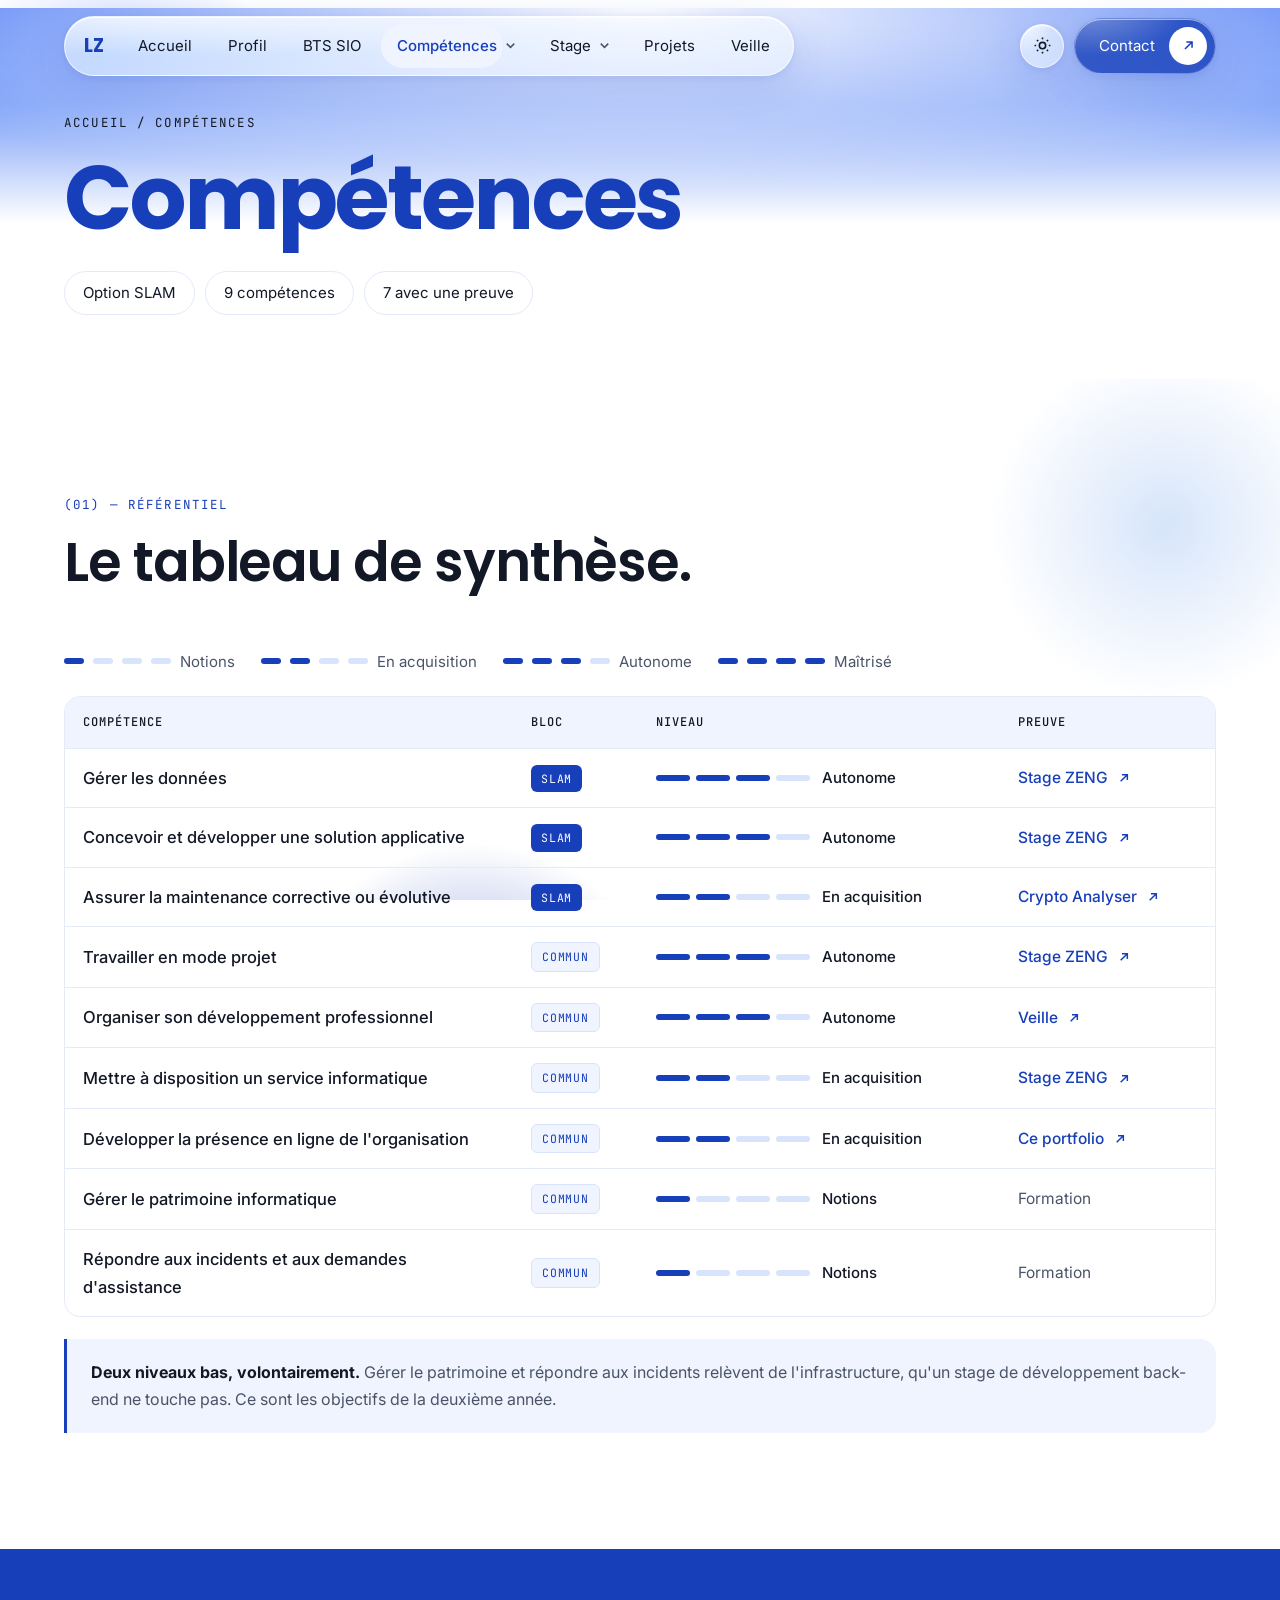
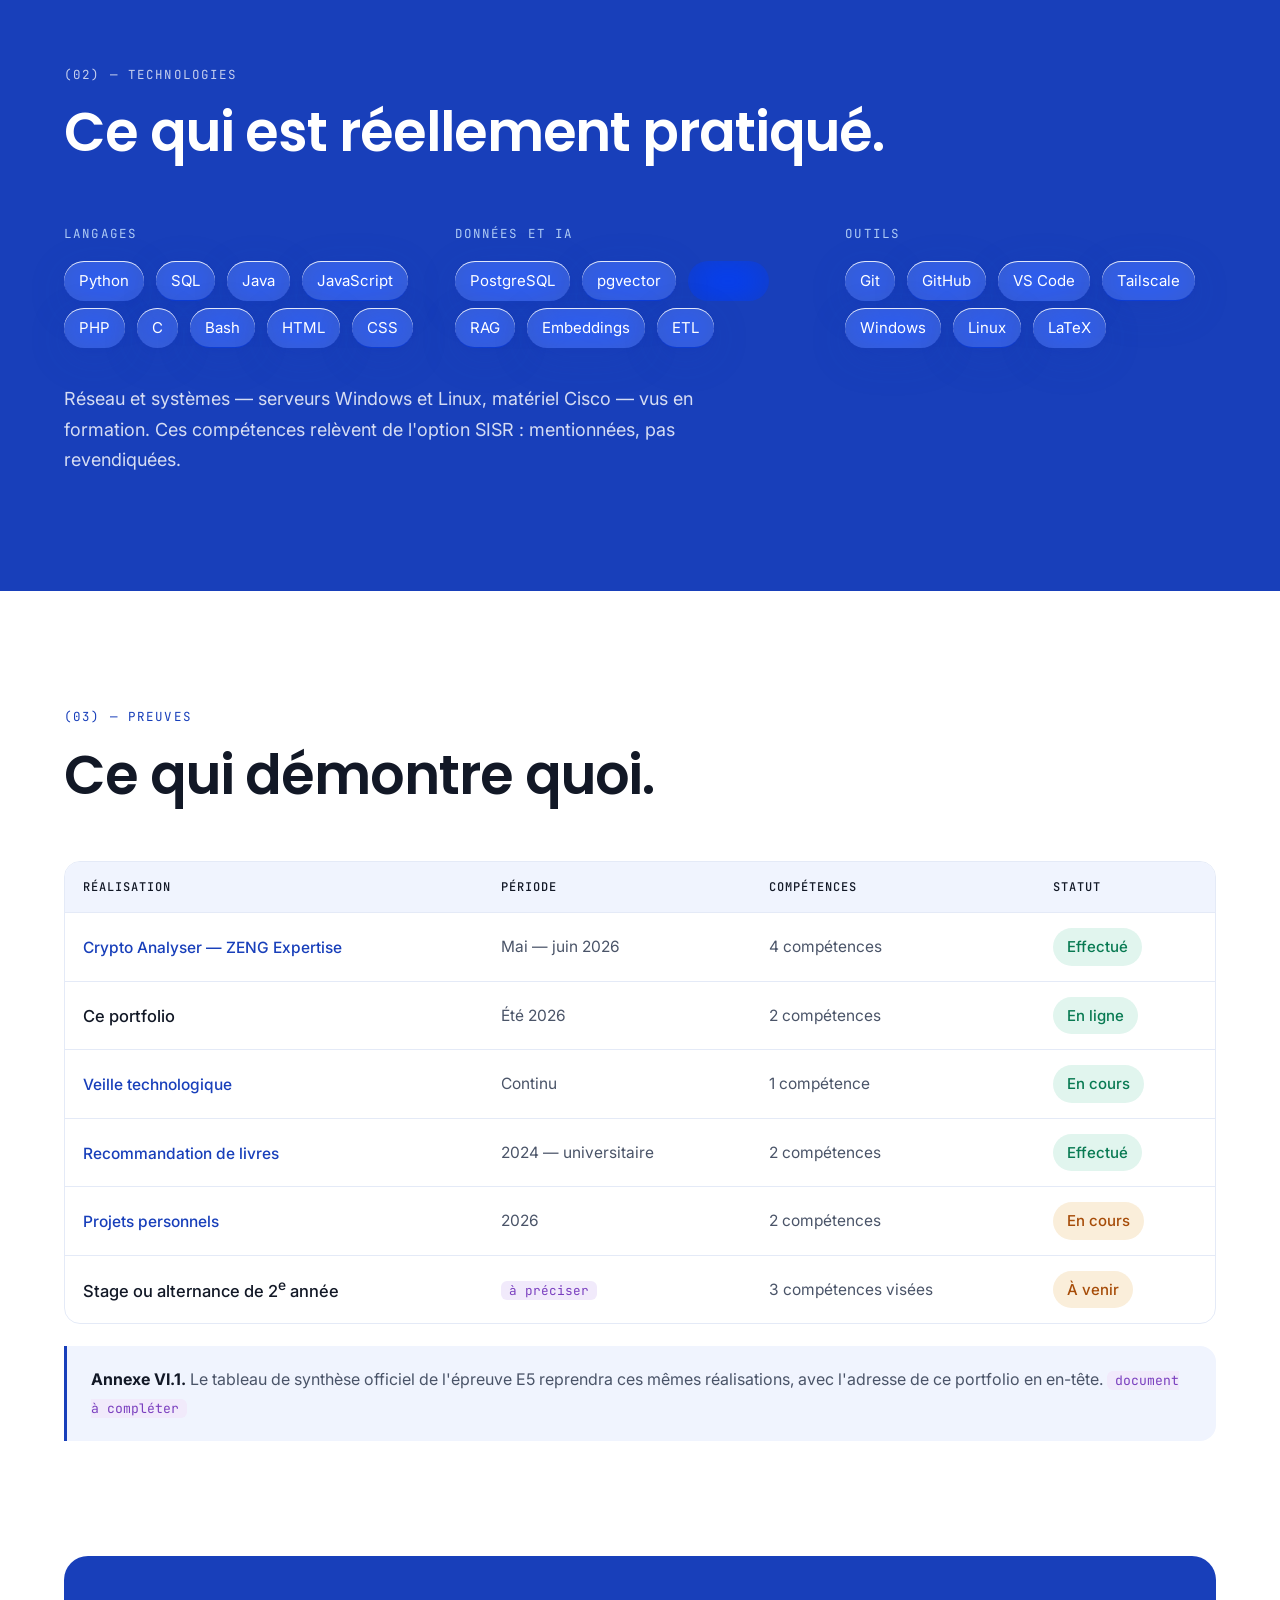
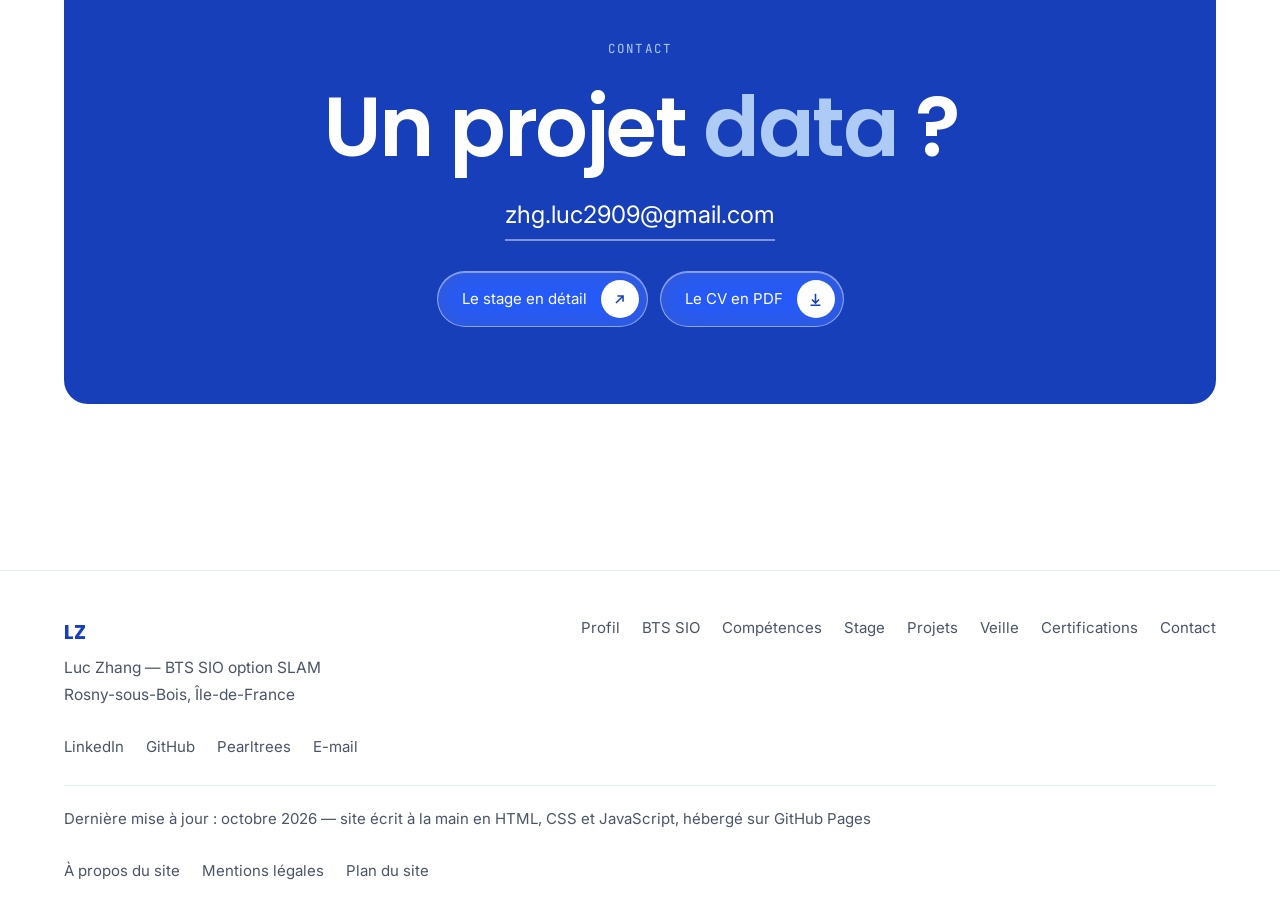
<file: competences.html>
<!DOCTYPE html>
<html lang="fr" data-theme="light">
<head>
<meta charset="utf-8">
<meta name="viewport" content="width=device-width, initial-scale=1">
<title>Compétences — Luc Zhang, BTS SIO option SLAM</title>
<meta name="description" content="Les neuf compétences du référentiel BTS SIO, leur niveau et la réalisation qui prouve chacune d'elles.">
<link rel="preconnect" href="https://fonts.googleapis.com">
<link rel="preconnect" href="https://fonts.gstatic.com" crossorigin>
<link href="https://fonts.googleapis.com/css2?family=Poppins:wght@500;600;700&family=Inter:wght@400;500;600&family=JetBrains+Mono:wght@400;500&display=swap" rel="stylesheet">
<link rel="stylesheet" href="assets/css/style.css">
</head>
<body>
<a class="skip" href="#main">Aller au contenu</a>
<div class="progress" id="progress"></div>

<!-- #header -->
<header class="hdr" id="hdr">
  <div class="wrap hdr-in">
    <nav class="navpill" id="nav" aria-label="Navigation principale">
      <a class="logo" href="index.html">LZ</a>
      <a class="nl" href="index.html">Accueil</a>
      <a class="nl" href="profil.html">Profil</a>
      <a class="nl" href="bts-sio.html">BTS SIO</a>
      <div class="has-sub">
        <a class="nl nl-main" href="competences.html" aria-current="page">Compétences</a>
        <button class="nl-toggle" aria-expanded="false" aria-label="Ouvrir le sous-menu Compétences">
          <svg viewBox="0 0 24 24" fill="none" stroke="currentColor" stroke-width="2.4"><path d="M6 9l6 6 6-6"/></svg>
        </button>
        <div class="sub">
          <a href="competences.html">Référentiel<span>Les compétences et leurs preuves</span></a>
          <a href="certifications.html">Certifications</a>
        </div>
      </div>
      <div class="has-sub">
        <a class="nl nl-main" href="stage-1.html">Stage</a>
        <button class="nl-toggle" aria-expanded="false" aria-label="Ouvrir le sous-menu Stage">
          <svg viewBox="0 0 24 24" fill="none" stroke="currentColor" stroke-width="2.4"><path d="M6 9l6 6 6-6"/></svg>
        </button>
        <div class="sub">
          <a href="stage-1.html">1<sup>re</sup> année<span>ZENG Expertise — effectué</span></a>
          <a href="stage-2.html">2<sup>e</sup> année<span>À venir</span></a>
        </div>
      </div>
      <a class="nl" href="projets.html">Projets</a>
      <a class="nl" href="veille.html">Veille</a>
    </nav>
    <div class="hdr-right">
      <button class="icon-btn burger" id="burger" aria-label="Ouvrir le menu" aria-expanded="false">
        <svg viewBox="0 0 24 24" fill="none" stroke="currentColor" stroke-width="2"><path d="M4 7h16M4 12h16M4 17h16"/></svg>
      </button>
      <button class="icon-btn" id="theme" aria-label="Basculer le thème sombre">
        <svg viewBox="0 0 24 24" fill="none" stroke="currentColor" stroke-width="2"><circle cx="12" cy="12" r="4"/><path d="M12 2v2M12 20v2M2 12h2M20 12h2M5 5l1.5 1.5M17.5 17.5L19 19M19 5l-1.5 1.5M6.5 17.5L5 19"/></svg>
      </button>
      <a class="btn btn-deep" href="contact.html">Contact
        <span class="cir"><svg viewBox="0 0 24 24" fill="none" stroke="currentColor" stroke-width="2.2"><path d="M7 17L17 7M9 7h8v8"/></svg></span>
      </a>
    </div>
  </div>
</header>
<!-- /#header -->

<main id="main">

<!-- ============ EN-TÊTE ============ -->
<section class="pagehead">
  <div class="wrap">
    <p class="mono bread rv"><a href="index.html">Accueil</a> / Compétences</p>
    <h1 class="rv">Compétences</h1>
    <p class="sub rv">Les neuf compétences du référentiel, leur niveau, et la réalisation qui prouve chacune d'elles.</p>
    <div class="meta rv">
      <span>Option SLAM</span>
      <span>9 compétences</span>
      <span>7 avec une preuve</span>
    </div>
  </div>
</section>

<!-- ============ 01 · LE TABLEAU ============ -->
<section class="sec wrap">
  <div class="sec-head rv">
    <span class="mono eyebrow">(01) — Référentiel</span>
    <h2>Le tableau de synthèse.</h2>
  </div>

  <div class="legende rv">
    <span><span class="gauge"><i class="on"></i><i></i><i></i><i></i></span> Notions</span>
    <span><span class="gauge"><i class="on"></i><i class="on"></i><i></i><i></i></span> En acquisition</span>
    <span><span class="gauge"><i class="on"></i><i class="on"></i><i class="on"></i><i></i></span> Autonome</span>
    <span><span class="gauge"><i class="on"></i><i class="on"></i><i class="on"></i><i class="on"></i></span> Maîtrisé</span>
  </div>

  <table class="tbl rv">
    <thead>
      <tr>
        <th scope="col">Compétence</th>
        <th scope="col">Bloc</th>
        <th scope="col">Niveau</th>
        <th scope="col">Preuve</th>
      </tr>
    </thead>
    <tbody>
      <tr>
        <td data-l="Compétence" class="comp">Gérer les données</td>
        <td data-l="Bloc"><span class="tag tag-slam">SLAM</span></td>
        <td data-l="Niveau"><span class="lvl"><span class="gauge"><i class="on"></i><i class="on"></i><i class="on"></i><i></i></span><b>Autonome</b></span></td>
        <td data-l="Preuve"><a class="link" href="stage-1.html">Stage ZENG<svg viewBox="0 0 24 24" fill="none" stroke="currentColor" stroke-width="2.2"><path d="M7 17L17 7M9 7h8v8"/></svg></a></td>
      </tr>
      <tr>
        <td data-l="Compétence" class="comp">Concevoir et développer une solution applicative</td>
        <td data-l="Bloc"><span class="tag tag-slam">SLAM</span></td>
        <td data-l="Niveau"><span class="lvl"><span class="gauge"><i class="on"></i><i class="on"></i><i class="on"></i><i></i></span><b>Autonome</b></span></td>
        <td data-l="Preuve"><a class="link" href="stage-1.html">Stage ZENG<svg viewBox="0 0 24 24" fill="none" stroke="currentColor" stroke-width="2.2"><path d="M7 17L17 7M9 7h8v8"/></svg></a></td>
      </tr>
      <tr>
        <td data-l="Compétence" class="comp">Assurer la maintenance corrective ou évolutive</td>
        <td data-l="Bloc"><span class="tag tag-slam">SLAM</span></td>
        <td data-l="Niveau"><span class="lvl"><span class="gauge"><i class="on"></i><i class="on"></i><i></i><i></i></span><b>En acquisition</b></span></td>
        <td data-l="Preuve"><a class="link" href="projets.html">Crypto Analyser<svg viewBox="0 0 24 24" fill="none" stroke="currentColor" stroke-width="2.2"><path d="M7 17L17 7M9 7h8v8"/></svg></a></td>
      </tr>
      <tr>
        <td data-l="Compétence" class="comp">Travailler en mode projet</td>
        <td data-l="Bloc"><span class="tag tag-commun">Commun</span></td>
        <td data-l="Niveau"><span class="lvl"><span class="gauge"><i class="on"></i><i class="on"></i><i class="on"></i><i></i></span><b>Autonome</b></span></td>
        <td data-l="Preuve"><a class="link" href="stage-1.html">Stage ZENG<svg viewBox="0 0 24 24" fill="none" stroke="currentColor" stroke-width="2.2"><path d="M7 17L17 7M9 7h8v8"/></svg></a></td>
      </tr>
      <tr>
        <td data-l="Compétence" class="comp">Organiser son développement professionnel</td>
        <td data-l="Bloc"><span class="tag tag-commun">Commun</span></td>
        <td data-l="Niveau"><span class="lvl"><span class="gauge"><i class="on"></i><i class="on"></i><i class="on"></i><i></i></span><b>Autonome</b></span></td>
        <td data-l="Preuve"><a class="link" href="veille.html">Veille<svg viewBox="0 0 24 24" fill="none" stroke="currentColor" stroke-width="2.2"><path d="M7 17L17 7M9 7h8v8"/></svg></a></td>
      </tr>
      <tr>
        <td data-l="Compétence" class="comp">Mettre à disposition un service informatique</td>
        <td data-l="Bloc"><span class="tag tag-commun">Commun</span></td>
        <td data-l="Niveau"><span class="lvl"><span class="gauge"><i class="on"></i><i class="on"></i><i></i><i></i></span><b>En acquisition</b></span></td>
        <td data-l="Preuve"><a class="link" href="stage-1.html">Stage ZENG<svg viewBox="0 0 24 24" fill="none" stroke="currentColor" stroke-width="2.2"><path d="M7 17L17 7M9 7h8v8"/></svg></a></td>
      </tr>
      <tr>
        <td data-l="Compétence" class="comp">Développer la présence en ligne de l'organisation</td>
        <td data-l="Bloc"><span class="tag tag-commun">Commun</span></td>
        <td data-l="Niveau"><span class="lvl"><span class="gauge"><i class="on"></i><i class="on"></i><i></i><i></i></span><b>En acquisition</b></span></td>
        <td data-l="Preuve"><a class="link" href="projets.html">Ce portfolio<svg viewBox="0 0 24 24" fill="none" stroke="currentColor" stroke-width="2.2"><path d="M7 17L17 7M9 7h8v8"/></svg></a></td>
      </tr>
      <tr>
        <td data-l="Compétence" class="comp">Gérer le patrimoine informatique</td>
        <td data-l="Bloc"><span class="tag tag-commun">Commun</span></td>
        <td data-l="Niveau"><span class="lvl"><span class="gauge"><i class="on"></i><i></i><i></i><i></i></span><b>Notions</b></span></td>
        <td data-l="Preuve" class="sec">Formation</td>
      </tr>
      <tr>
        <td data-l="Compétence" class="comp">Répondre aux incidents et aux demandes d'assistance</td>
        <td data-l="Bloc"><span class="tag tag-commun">Commun</span></td>
        <td data-l="Niveau"><span class="lvl"><span class="gauge"><i class="on"></i><i></i><i></i><i></i></span><b>Notions</b></span></td>
        <td data-l="Preuve" class="sec">Formation</td>
      </tr>
    </tbody>
  </table>

  <div class="note rv" style="margin-top:22px">
    <b>Deux niveaux bas, volontairement.</b> Gérer le patrimoine et répondre aux incidents relèvent de l'infrastructure, qu'un stage de développement back-end ne touche pas. Ce sont les objectifs de la deuxième année.
  </div>
</section>

<!-- ============ 02 · TECHNOLOGIES ============ -->
<section class="sec band">
  <div class="wrap">
    <div class="sec-head rv">
      <span class="mono" style="display:block;margin-bottom:18px">(02) — Technologies</span>
      <h2>Ce qui est réellement pratiqué.</h2>
    </div>
    <div class="grid-3">
      <div class="rv">
        <span class="mono" style="color:var(--pale)">Langages</span>
        <div style="margin-top:14px">
          <span class="chip" style="background:rgba(255,255,255,.16);color:#fff">Python</span>
          <span class="chip" style="background:rgba(255,255,255,.16);color:#fff">SQL</span>
          <span class="chip" style="background:rgba(255,255,255,.16);color:#fff">Java</span>
          <span class="chip" style="background:rgba(255,255,255,.16);color:#fff">JavaScript</span>
          <span class="chip" style="background:rgba(255,255,255,.16);color:#fff">PHP</span>
          <span class="chip" style="background:rgba(255,255,255,.16);color:#fff">C</span>
          <span class="chip" style="background:rgba(255,255,255,.16);color:#fff">Bash</span>
          <span class="chip" style="background:rgba(255,255,255,.16);color:#fff">HTML</span>
          <span class="chip" style="background:rgba(255,255,255,.16);color:#fff">CSS</span>
        </div>
      </div>
      <div class="rv">
        <span class="mono" style="color:var(--pale)">Données et IA</span>
        <div style="margin-top:14px">
          <span class="chip" style="background:rgba(255,255,255,.16);color:#fff">PostgreSQL</span>
          <span class="chip" style="background:rgba(255,255,255,.16);color:#fff">pgvector</span>
          <span class="chip" style="background:rgba(255,255,255,.16);color:#fff">MySQL</span>
          <span class="chip" style="background:rgba(255,255,255,.16);color:#fff">RAG</span>
          <span class="chip" style="background:rgba(255,255,255,.16);color:#fff">Embeddings</span>
          <span class="chip" style="background:rgba(255,255,255,.16);color:#fff">ETL</span>
        </div>
      </div>
      <div class="rv">
        <span class="mono" style="color:var(--pale)">Outils</span>
        <div style="margin-top:14px">
          <span class="chip" style="background:rgba(255,255,255,.16);color:#fff">Git</span>
          <span class="chip" style="background:rgba(255,255,255,.16);color:#fff">GitHub</span>
          <span class="chip" style="background:rgba(255,255,255,.16);color:#fff">VS Code</span>
          <span class="chip" style="background:rgba(255,255,255,.16);color:#fff">Tailscale</span>
          <span class="chip" style="background:rgba(255,255,255,.16);color:#fff">Windows</span>
          <span class="chip" style="background:rgba(255,255,255,.16);color:#fff">Linux</span>
          <span class="chip" style="background:rgba(255,255,255,.16);color:#fff">LaTeX</span>
        </div>
      </div>
    </div>
    <p class="lead rv" style="margin-top:30px">Réseau et systèmes — serveurs Windows et Linux, matériel Cisco — vus en formation. Ces compétences relèvent de l'option SISR : mentionnées, pas revendiquées.</p>
  </div>
</section>

<!-- ============ 03 · PREUVES ============ -->
<section class="sec wrap">
  <div class="sec-head rv">
    <span class="mono eyebrow">(03) — Preuves</span>
    <h2>Ce qui démontre quoi.</h2>
  </div>
  <table class="tbl rv">
    <thead>
      <tr>
        <th scope="col">Réalisation</th>
        <th scope="col">Période</th>
        <th scope="col">Compétences</th>
        <th scope="col">Statut</th>
      </tr>
    </thead>
    <tbody>
      <tr>
        <td data-l="Réalisation" class="comp"><a class="link" href="stage-1.html">Crypto Analyser — ZENG Expertise</a></td>
        <td data-l="Période" class="sec">Mai — juin 2026</td>
        <td data-l="Compétences" class="sec">4 compétences</td>
        <td data-l="Statut"><span class="badge badge-ok">Effectué</span></td>
      </tr>
      <tr>
        <td data-l="Réalisation" class="comp">Ce portfolio</td>
        <td data-l="Période" class="sec">Été 2026</td>
        <td data-l="Compétences" class="sec">2 compétences</td>
        <td data-l="Statut"><span class="badge badge-ok">En ligne</span></td>
      </tr>
      <tr>
        <td data-l="Réalisation" class="comp"><a class="link" href="veille.html">Veille technologique</a></td>
        <td data-l="Période" class="sec">Continu</td>
        <td data-l="Compétences" class="sec">1 compétence</td>
        <td data-l="Statut"><span class="badge badge-ok">En cours</span></td>
      </tr>
      <tr>
        <td data-l="Réalisation" class="comp"><a class="link" href="projets.html">Recommandation de livres</a></td>
        <td data-l="Période" class="sec">2024 — universitaire</td>
        <td data-l="Compétences" class="sec">2 compétences</td>
        <td data-l="Statut"><span class="badge badge-ok">Effectué</span></td>
      </tr>
      <tr>
        <td data-l="Réalisation" class="comp"><a class="link" href="projets.html">Projets personnels</a></td>
        <td data-l="Période" class="sec">2026</td>
        <td data-l="Compétences" class="sec">2 compétences</td>
        <td data-l="Statut"><span class="badge badge-wait">En cours</span></td>
      </tr>
      <tr>
        <td data-l="Réalisation" class="comp">Stage ou alternance de 2<sup>e</sup> année</td>
        <td data-l="Période" class="sec"><span class="todo">à préciser</span></td>
        <td data-l="Compétences" class="sec">3 compétences visées</td>
        <td data-l="Statut"><span class="badge badge-wait">À venir</span></td>
      </tr>
    </tbody>
  </table>

  <div class="note rv" style="margin-top:22px">
    <b>Annexe VI.1.</b> Le tableau de synthèse officiel de l'épreuve E5 reprendra ces mêmes réalisations, avec l'adresse de ce portfolio en en-tête. <span class="todo">document à compléter</span>
  </div>
</section>

<!-- ============ CTA ============ -->
<section class="wrap" style="padding-bottom:clamp(40px,6vw,80px)">
  <div class="cta rv">
    <span class="mono" style="color:var(--pale)">Contact</span>
    <h2 style="margin-top:20px">Un projet <em>data</em> ?</h2>
    <a class="mail" href="mailto:zhg.luc2909@gmail.com">zhg.luc2909@gmail.com</a>
    <div style="margin-top:30px;display:flex;gap:12px;justify-content:center;flex-wrap:wrap">
      <a class="btn btn-ghost" href="stage-1.html">Le stage en détail
        <span class="cir"><svg viewBox="0 0 24 24" fill="none" stroke="currentColor" stroke-width="2.2"><path d="M7 17L17 7M9 7h8v8"/></svg></span></a>
      <a class="btn btn-ghost" href="assets/docs/cv-luc-zhang.pdf" download>Le CV en PDF
        <span class="cir"><svg viewBox="0 0 24 24" fill="none" stroke="currentColor" stroke-width="2.2"><path d="M12 4v12M7 12l5 5 5-5M5 20h14"/></svg></span></a>
    </div>
  </div>
</section>

</main>

<!-- #footer -->
<footer class="ft">
  <div class="wrap">
    <div class="ft-in">
      <div>
        <span style="font-family:Poppins,sans-serif;font-weight:700;font-size:20px;color:var(--deep)">LZ</span>
        <p style="font-size:15.5px;color:var(--sec);margin-top:6px">Luc Zhang — BTS SIO option SLAM<br>Rosny-sous-Bois, Île-de-France</p>
      </div>
      <nav aria-label="Pages du site">
        <a href="profil.html">Profil</a>
        <a href="bts-sio.html">BTS SIO</a>
        <a href="competences.html">Compétences</a>
        <a href="stage-1.html">Stage</a>
        <a href="projets.html">Projets</a>
        <a href="veille.html">Veille</a>
        <a href="certifications.html">Certifications</a>
        <a href="contact.html">Contact</a>
      </nav>
      <nav aria-label="Liens externes">
        <a href="https://www.linkedin.com/in/luczhang8/" rel="noopener">LinkedIn</a>
        <a href="https://github.com/luckk11" rel="noopener">GitHub</a>
        <a href="https://www.pearltrees.com/lucque" rel="noopener">Pearltrees</a>
        <a href="mailto:zhg.luc2909@gmail.com">E-mail</a>
      </nav>
    </div>
    <div class="ft-in ft-bot">
      <span>Dernière mise à jour : octobre 2026 — site écrit à la main en HTML, CSS et JavaScript, hébergé sur GitHub Pages</span>
      <nav aria-label="Pages annexes">
        <a href="a-propos.html">À propos du site</a>
        <a href="mentions-legales.html">Mentions légales</a>
        <a href="plan-du-site.html">Plan du site</a>
      </nav>
    </div>
  </div>
</footer>
<!-- /#footer -->

<script src="assets/js/main.js" defer></script>
</body>
</html>
</file>
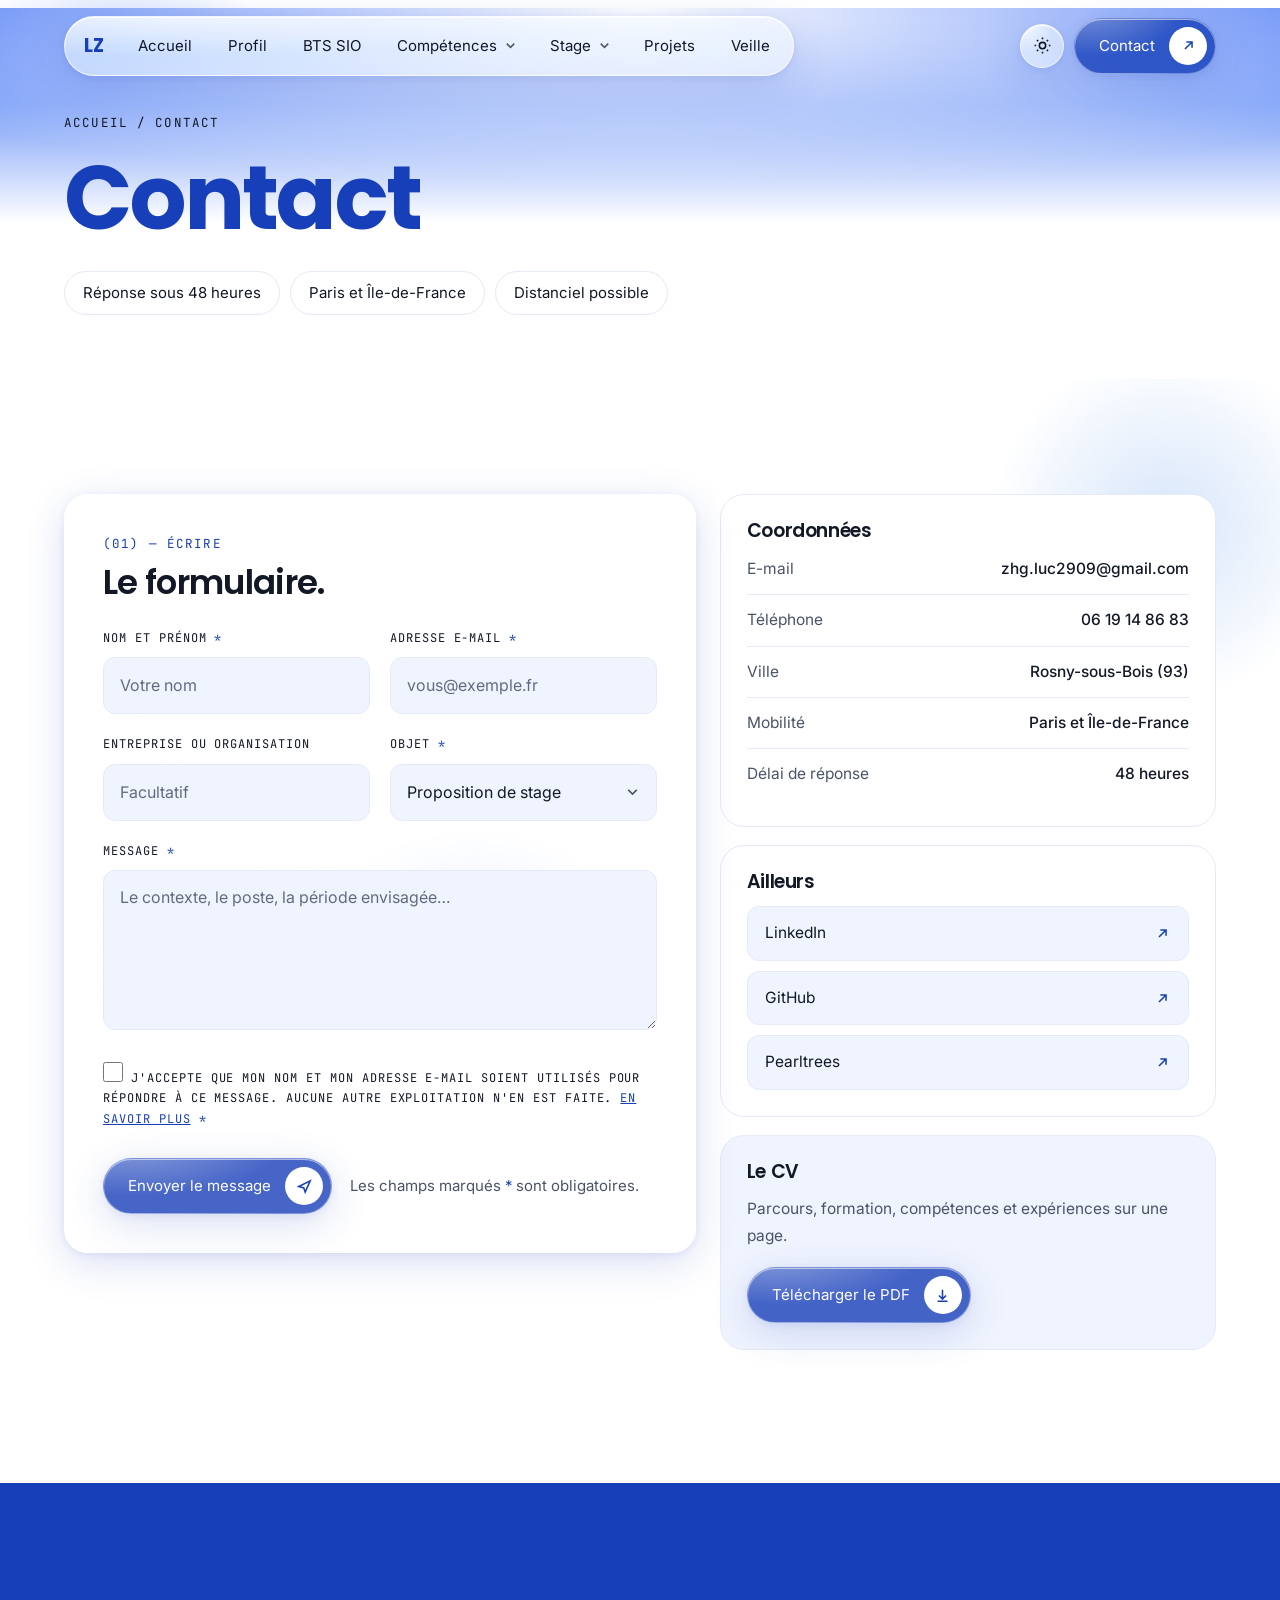
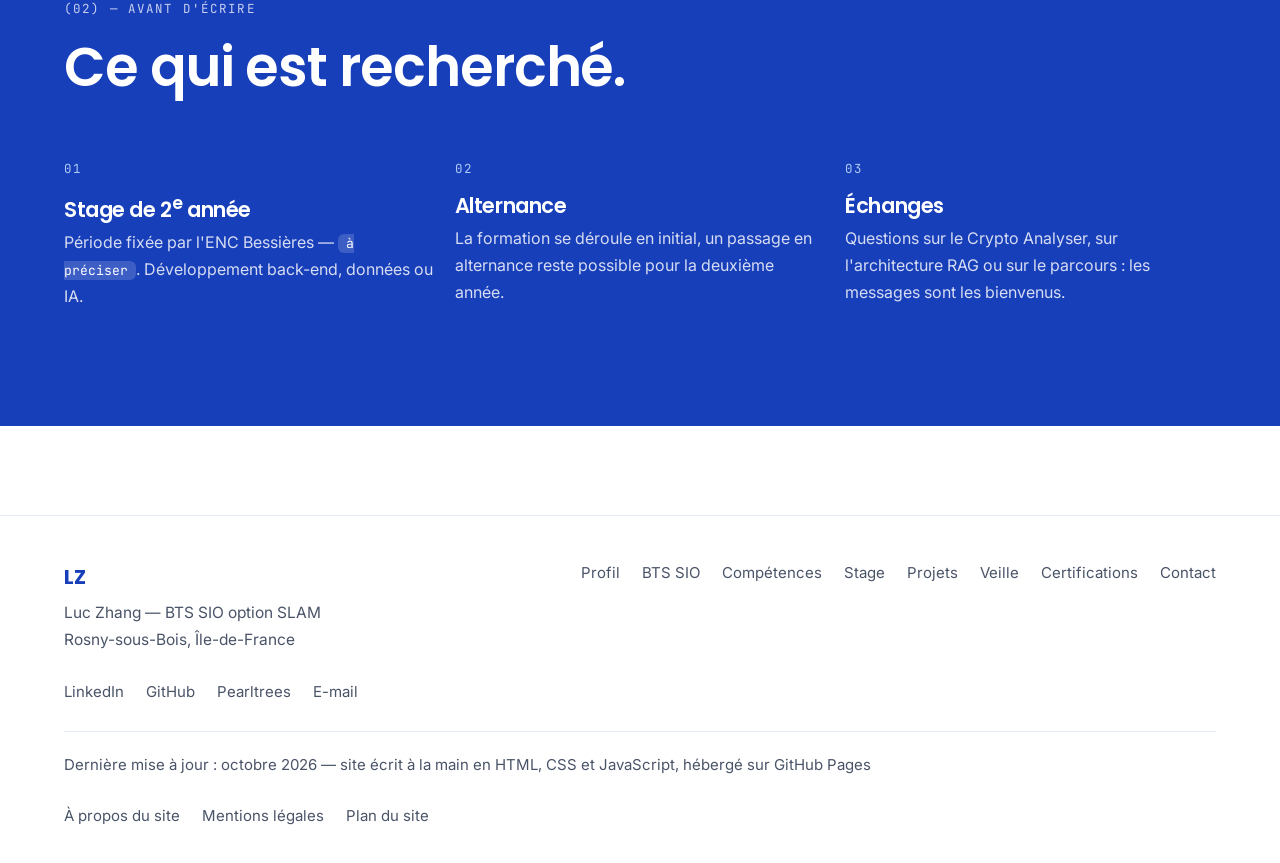
<file: contact.html>
<!DOCTYPE html>
<html lang="fr" data-theme="light">
<head>
<meta charset="utf-8">
<meta name="viewport" content="width=device-width, initial-scale=1">
<title>Contact — Luc Zhang, BTS SIO option SLAM</title>
<meta name="description" content="Proposer un stage ou une alternance, poser une question sur un projet. Formulaire de contact et coordonnées de Luc Zhang, étudiant en BTS SIO option SLAM.">
<link rel="preconnect" href="https://fonts.googleapis.com">
<link rel="preconnect" href="https://fonts.gstatic.com" crossorigin>
<link href="https://fonts.googleapis.com/css2?family=Poppins:wght@500;600;700&family=Inter:wght@400;500;600&family=JetBrains+Mono:wght@400;500&display=swap" rel="stylesheet">
<link rel="stylesheet" href="assets/css/style.css">
</head>
<body>
<a class="skip" href="#main">Aller au contenu</a>
<div class="progress" id="progress"></div>

<!-- #header -->
<header class="hdr" id="hdr">
  <div class="wrap hdr-in">
    <nav class="navpill" id="nav" aria-label="Navigation principale">
      <a class="logo" href="index.html">LZ</a>
      <a class="nl" href="index.html">Accueil</a>
      <a class="nl" href="profil.html">Profil</a>
      <a class="nl" href="bts-sio.html">BTS SIO</a>
      <div class="has-sub">
        <a class="nl nl-main" href="competences.html">Compétences</a>
        <button class="nl-toggle" aria-expanded="false" aria-label="Ouvrir le sous-menu Compétences">
          <svg viewBox="0 0 24 24" fill="none" stroke="currentColor" stroke-width="2.4"><path d="M6 9l6 6 6-6"/></svg>
        </button>
        <div class="sub">
          <a href="competences.html">Référentiel<span>Les compétences et leurs preuves</span></a>
          <a href="certifications.html">Certifications</a>
        </div>
      </div>
      <div class="has-sub">
        <a class="nl nl-main" href="stage-1.html">Stage</a>
        <button class="nl-toggle" aria-expanded="false" aria-label="Ouvrir le sous-menu Stage">
          <svg viewBox="0 0 24 24" fill="none" stroke="currentColor" stroke-width="2.4"><path d="M6 9l6 6 6-6"/></svg>
        </button>
        <div class="sub">
          <a href="stage-1.html">1<sup>re</sup> année<span>ZENG Expertise — effectué</span></a>
          <a href="stage-2.html">2<sup>e</sup> année<span>À venir</span></a>
        </div>
      </div>
      <a class="nl" href="projets.html">Projets</a>
      <a class="nl" href="veille.html">Veille</a>
    </nav>
    <div class="hdr-right">
      <button class="icon-btn burger" id="burger" aria-label="Ouvrir le menu" aria-expanded="false">
        <svg viewBox="0 0 24 24" fill="none" stroke="currentColor" stroke-width="2"><path d="M4 7h16M4 12h16M4 17h16"/></svg>
      </button>
      <button class="icon-btn" id="theme" aria-label="Basculer le thème sombre">
        <svg viewBox="0 0 24 24" fill="none" stroke="currentColor" stroke-width="2"><circle cx="12" cy="12" r="4"/><path d="M12 2v2M12 20v2M2 12h2M20 12h2M5 5l1.5 1.5M17.5 17.5L19 19M19 5l-1.5 1.5M6.5 17.5L5 19"/></svg>
      </button>
      <a class="btn btn-deep" href="contact.html">Contact
        <span class="cir"><svg viewBox="0 0 24 24" fill="none" stroke="currentColor" stroke-width="2.2"><path d="M7 17L17 7M9 7h8v8"/></svg></span>
      </a>
    </div>
  </div>
</header>
<!-- /#header -->

<main id="main">

<!-- ============ EN-TÊTE ============ -->
<section class="pagehead">
  <div class="wrap">
    <p class="mono bread rv"><a href="index.html">Accueil</a> / Contact</p>
    <h1 class="rv">Contact</h1>
    <p class="sub rv">Une proposition de stage ou d'alternance, une question sur un projet, ou simplement un échange : le formulaire ci-dessous arrive directement dans ma boîte.</p>
    <div class="meta rv">
      <span>Réponse sous 48 heures</span>
      <span>Paris et Île-de-France</span>
      <span>Distanciel possible</span>
    </div>
  </div>
</section>

<!-- ============ 01 · FORMULAIRE ============ -->
<section class="sec wrap">
  <div class="contact-grid">

    <div class="card rv" style="padding:clamp(24px,3vw,38px)">
      <span class="mono eyebrow" style="margin-bottom:10px">(01) — Écrire</span>
      <h2 style="font-size:clamp(24px,3vw,34px);margin-bottom:26px">Le formulaire.</h2>

      <!--
        Envoi du formulaire
        -------------------
        GitHub Pages n'héberge que des fichiers statiques : il ne peut pas envoyer d'e-mail
        tout seul. Il faut donc un service externe.
        1. Créer un compte gratuit sur https://formspree.io (ou https://web3forms.com)
        2. Créer un formulaire, récupérer l'identifiant fourni
        3. Remplacer VOTRE_ID ci-dessous par cet identifiant
        Tant que VOTRE_ID est présent, le formulaire bascule automatiquement sur
        l'ouverture du logiciel de messagerie avec le message pré-rempli.
      -->
      <form id="form-contact" data-endpoint="https://formspree.io/f/VOTRE_ID" novalidate>

        <div id="form-msg" class="form-msg" role="status" aria-live="polite"></div>

        <div class="form">
          <div class="row2">
            <div class="field">
              <label for="nom">Nom et prénom <span class="req">*</span></label>
              <input type="text" id="nom" name="nom" placeholder="Votre nom" required autocomplete="name">
              <p class="field-err"></p>
            </div>
            <div class="field">
              <label for="email">Adresse e-mail <span class="req">*</span></label>
              <input type="email" id="email" name="email" placeholder="vous@exemple.fr" required autocomplete="email">
              <p class="field-err"></p>
            </div>
          </div>

          <div class="row2">
            <div class="field">
              <label for="organisation">Entreprise ou organisation</label>
              <input type="text" id="organisation" name="organisation" placeholder="Facultatif" autocomplete="organization">
              <p class="field-err"></p>
            </div>
            <div class="field">
              <label for="objet">Objet <span class="req">*</span></label>
              <div class="select-wrap">
                <select id="objet" name="objet" required>
                  <option value="Proposition de stage">Proposition de stage</option>
                  <option value="Proposition d'alternance">Proposition d'alternance</option>
                  <option value="Question sur un projet">Question sur un projet</option>
                  <option value="Autre">Autre</option>
                </select>
                <svg viewBox="0 0 24 24" fill="none" stroke="currentColor" stroke-width="2.2"><path d="M6 9l6 6 6-6"/></svg>
              </div>
              <p class="field-err"></p>
            </div>
          </div>

          <div class="field">
            <label for="message">Message <span class="req">*</span></label>
            <textarea id="message" name="message" placeholder="Le contexte, le poste, la période envisagée…" required></textarea>
            <p class="field-err"></p>
          </div>

          <!-- piège à robots : invisible, ne jamais remplir -->
          <div class="hp" aria-hidden="true">
            <label for="site">Ne pas remplir</label>
            <input type="text" id="site" name="site" tabindex="-1" autocomplete="off">
          </div>

          <div class="field">
            <label class="check" for="rgpd">
              <input type="checkbox" id="rgpd" name="rgpd" value="oui" required>
              <span>J'accepte que mon nom et mon adresse e-mail soient utilisés pour répondre à ce message. Aucune autre exploitation n'en est faite. <a href="mentions-legales.html">En savoir plus</a> <span class="req">*</span></span>
            </label>
            <p class="field-err"></p>
          </div>

          <div class="form-actions">
            <button type="submit" class="btn btn-deep">
              <span class="libelle">Envoyer le message</span>
              <span class="cir"><svg viewBox="0 0 24 24" fill="none" stroke="currentColor" stroke-width="2.2"><path d="M4 12l16-8-7 16-2-6z"/></svg></span>
            </button>
            <span style="font-size:15px;color:var(--sec)">Les champs marqués <span style="color:var(--deep)">*</span> sont obligatoires.</span>
          </div>
        </div>
      </form>
    </div>

    <div>
      <div class="info-card rv">
        <h3>Coordonnées</h3>
        <div class="info-line"><span>E-mail</span><a href="mailto:zhg.luc2909@gmail.com">zhg.luc2909@gmail.com</a></div>
        <!-- Retirer la ligne suivante si le numéro ne doit pas être public. -->
        <div class="info-line"><span>Téléphone</span><a href="tel:+33619148683">06 19 14 86 83</a></div>
        <div class="info-line"><span>Ville</span><b>Rosny-sous-Bois (93)</b></div>
        <div class="info-line"><span>Mobilité</span><b>Paris et Île-de-France</b></div>
        <div class="info-line"><span>Délai de réponse</span><b>48 heures</b></div>
      </div>

      <div class="info-card rv">
        <h3>Ailleurs</h3>
        <div class="reseaux">
          <a class="reseau" href="https://www.linkedin.com/in/luczhang8/" rel="noopener">
            <span>LinkedIn</span>
            <svg viewBox="0 0 24 24" fill="none" stroke="currentColor" stroke-width="2.2"><path d="M7 17L17 7M9 7h8v8"/></svg>
          </a>
          <a class="reseau" href="https://github.com/luckk11" rel="noopener">
            <span>GitHub</span>
            <svg viewBox="0 0 24 24" fill="none" stroke="currentColor" stroke-width="2.2"><path d="M7 17L17 7M9 7h8v8"/></svg>
          </a>
          <a class="reseau" href="https://www.pearltrees.com/lucque" rel="noopener">
            <span>Pearltrees</span>
            <svg viewBox="0 0 24 24" fill="none" stroke="currentColor" stroke-width="2.2"><path d="M7 17L17 7M9 7h8v8"/></svg>
          </a>
        </div>
      </div>

      <div class="info-card rv" style="background:var(--surf)">
        <h3>Le CV</h3>
        <p style="font-size:15.5px;color:var(--sec);margin-bottom:18px">Parcours, formation, compétences et expériences sur une page.</p>
        <a class="btn btn-deep" href="assets/docs/cv-luc-zhang.pdf" download>Télécharger le PDF
          <span class="cir"><svg viewBox="0 0 24 24" fill="none" stroke="currentColor" stroke-width="2.2"><path d="M12 4v12M7 12l5 5 5-5M5 20h14"/></svg></span></a>
      </div>
    </div>

  </div>
</section>

<!-- ============ 02 · CE QUI EST RECHERCHÉ ============ -->
<section class="sec band">
  <div class="wrap">
    <div class="sec-head rv">
      <span class="mono" style="display:block;margin-bottom:18px">(02) — Avant d'écrire</span>
      <h2>Ce qui est recherché.</h2>
    </div>
    <div class="grid-3">
      <div class="rv">
        <span class="mono" style="color:var(--pale)">01</span>
        <h3 style="font-size:21px;margin:12px 0 8px;color:#fff">Stage de 2<sup>e</sup> année</h3>
        <p class="lead" style="color:rgba(255,255,255,.82);font-size:16px">Période fixée par l'ENC Bessières — <span class="todo" style="background:rgba(255,255,255,.16);color:#fff">à préciser</span>. Développement back-end, données ou IA.</p>
      </div>
      <div class="rv">
        <span class="mono" style="color:var(--pale)">02</span>
        <h3 style="font-size:21px;margin:12px 0 8px;color:#fff">Alternance</h3>
        <p class="lead" style="color:rgba(255,255,255,.82);font-size:16px">La formation se déroule en initial, un passage en alternance reste possible pour la deuxième année.</p>
      </div>
      <div class="rv">
        <span class="mono" style="color:var(--pale)">03</span>
        <h3 style="font-size:21px;margin:12px 0 8px;color:#fff">Échanges</h3>
        <p class="lead" style="color:rgba(255,255,255,.82);font-size:16px">Questions sur le Crypto Analyser, sur l'architecture RAG ou sur le parcours : les messages sont les bienvenus.</p>
      </div>
    </div>
  </div>
</section>

</main>

<!-- #footer -->
<footer class="ft">
  <div class="wrap">
    <div class="ft-in">
      <div>
        <span style="font-family:Poppins,sans-serif;font-weight:700;font-size:20px;color:var(--deep)">LZ</span>
        <p style="font-size:15.5px;color:var(--sec);margin-top:6px">Luc Zhang — BTS SIO option SLAM<br>Rosny-sous-Bois, Île-de-France</p>
      </div>
      <nav aria-label="Pages du site">
        <a href="profil.html">Profil</a>
        <a href="bts-sio.html">BTS SIO</a>
        <a href="competences.html">Compétences</a>
        <a href="stage-1.html">Stage</a>
        <a href="projets.html">Projets</a>
        <a href="veille.html">Veille</a>
        <a href="certifications.html">Certifications</a>
        <a href="contact.html">Contact</a>
      </nav>
      <nav aria-label="Liens externes">
        <a href="https://www.linkedin.com/in/luczhang8/" rel="noopener">LinkedIn</a>
        <a href="https://github.com/luckk11" rel="noopener">GitHub</a>
        <a href="https://www.pearltrees.com/lucque" rel="noopener">Pearltrees</a>
        <a href="mailto:zhg.luc2909@gmail.com">E-mail</a>
      </nav>
    </div>
    <div class="ft-in ft-bot">
      <span>Dernière mise à jour : octobre 2026 — site écrit à la main en HTML, CSS et JavaScript, hébergé sur GitHub Pages</span>
      <nav aria-label="Pages annexes">
        <a href="a-propos.html">À propos du site</a>
        <a href="mentions-legales.html">Mentions légales</a>
        <a href="plan-du-site.html">Plan du site</a>
      </nav>
    </div>
  </div>
</footer>
<!-- /#footer -->

<script src="assets/js/main.js" defer></script>
</body>
</html>
</file>
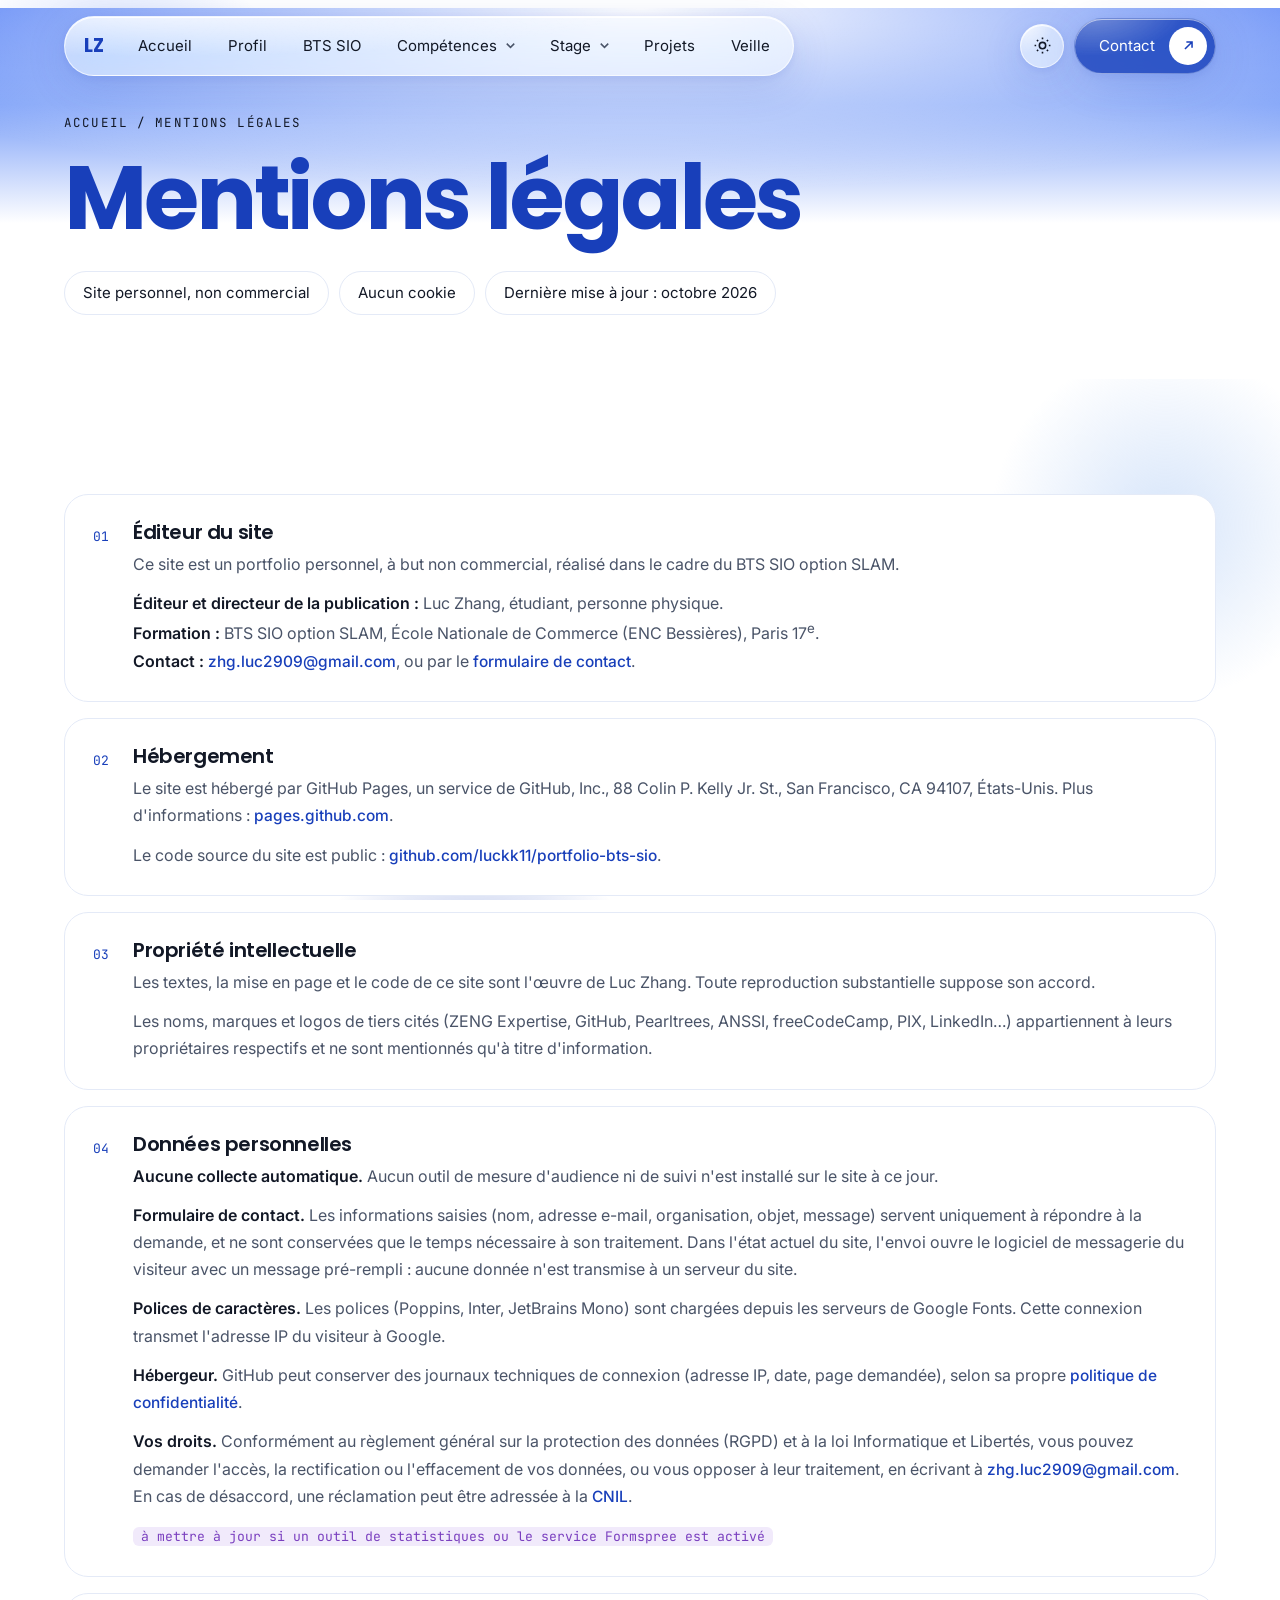
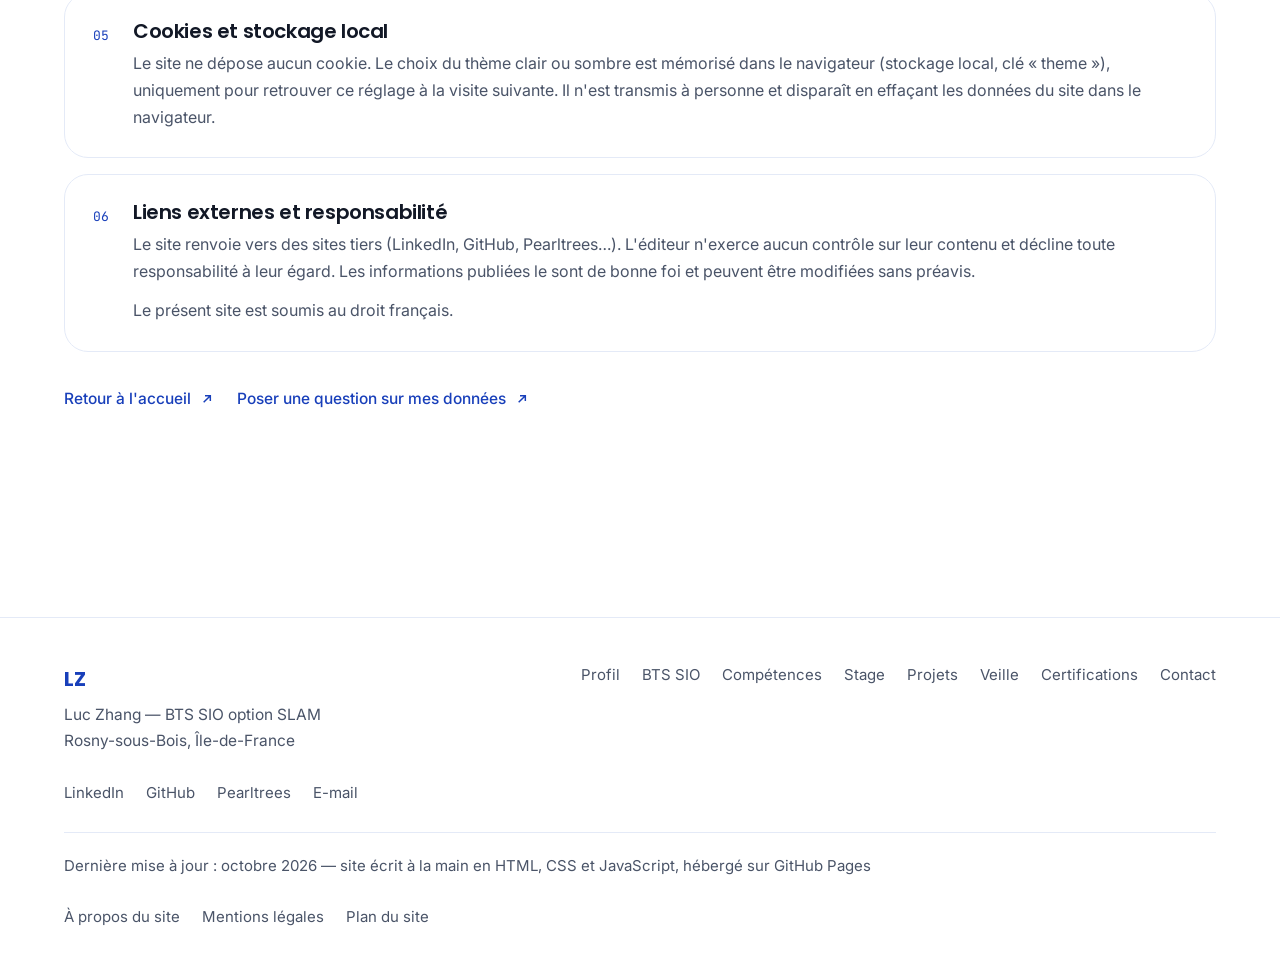
<file: mentions-legales.html>
<!DOCTYPE html>
<html lang="fr" data-theme="light">
<head>
<meta charset="utf-8">
<meta name="viewport" content="width=device-width, initial-scale=1">
<title>Mentions légales — Luc Zhang, BTS SIO option SLAM</title>
<meta name="description" content="Mentions légales du portfolio de Luc Zhang : éditeur, hébergement, propriété intellectuelle, données personnelles, cookies et stockage local.">
<link rel="preconnect" href="https://fonts.googleapis.com">
<link rel="preconnect" href="https://fonts.gstatic.com" crossorigin>
<link href="https://fonts.googleapis.com/css2?family=Poppins:wght@500;600;700&family=Inter:wght@400;500;600&family=JetBrains+Mono:wght@400;500&display=swap" rel="stylesheet">
<link rel="stylesheet" href="assets/css/style.css">
</head>
<body>
<a class="skip" href="#main">Aller au contenu</a>
<div class="progress" id="progress"></div>

<!-- #header -->
<header class="hdr" id="hdr">
  <div class="wrap hdr-in">
    <nav class="navpill" id="nav" aria-label="Navigation principale">
      <a class="logo" href="index.html">LZ</a>
      <a class="nl" href="index.html">Accueil</a>
      <a class="nl" href="profil.html">Profil</a>
      <a class="nl" href="bts-sio.html">BTS SIO</a>
      <div class="has-sub">
        <a class="nl nl-main" href="competences.html">Compétences</a>
        <button class="nl-toggle" aria-expanded="false" aria-label="Ouvrir le sous-menu Compétences">
          <svg viewBox="0 0 24 24" fill="none" stroke="currentColor" stroke-width="2.4"><path d="M6 9l6 6 6-6"/></svg>
        </button>
        <div class="sub">
          <a href="competences.html">Référentiel<span>Les compétences et leurs preuves</span></a>
          <a href="certifications.html">Certifications</a>
        </div>
      </div>
      <div class="has-sub">
        <a class="nl nl-main" href="stage-1.html">Stage</a>
        <button class="nl-toggle" aria-expanded="false" aria-label="Ouvrir le sous-menu Stage">
          <svg viewBox="0 0 24 24" fill="none" stroke="currentColor" stroke-width="2.4"><path d="M6 9l6 6 6-6"/></svg>
        </button>
        <div class="sub">
          <a href="stage-1.html">1<sup>re</sup> année<span>ZENG Expertise — effectué</span></a>
          <a href="stage-2.html">2<sup>e</sup> année<span>À venir</span></a>
        </div>
      </div>
      <a class="nl" href="projets.html">Projets</a>
      <a class="nl" href="veille.html">Veille</a>
    </nav>
    <div class="hdr-right">
      <button class="icon-btn burger" id="burger" aria-label="Ouvrir le menu" aria-expanded="false">
        <svg viewBox="0 0 24 24" fill="none" stroke="currentColor" stroke-width="2"><path d="M4 7h16M4 12h16M4 17h16"/></svg>
      </button>
      <button class="icon-btn" id="theme" aria-label="Basculer le thème sombre">
        <svg viewBox="0 0 24 24" fill="none" stroke="currentColor" stroke-width="2"><circle cx="12" cy="12" r="4"/><path d="M12 2v2M12 20v2M2 12h2M20 12h2M5 5l1.5 1.5M17.5 17.5L19 19M19 5l-1.5 1.5M6.5 17.5L5 19"/></svg>
      </button>
      <a class="btn btn-deep" href="contact.html">Contact
        <span class="cir"><svg viewBox="0 0 24 24" fill="none" stroke="currentColor" stroke-width="2.2"><path d="M7 17L17 7M9 7h8v8"/></svg></span>
      </a>
    </div>
  </div>
</header>
<!-- /#header -->

<main id="main">

<!-- ============ EN-TÊTE ============ -->
<section class="pagehead">
  <div class="wrap">
    <p class="mono bread rv"><a href="index.html">Accueil</a> / Mentions légales</p>
    <h1 class="rv">Mentions légales</h1>
    <p class="sub rv">Qui édite ce site, où il est hébergé, et ce qu'il fait des données de ses visiteurs.</p>
    <div class="meta rv">
      <span>Site personnel, non commercial</span>
      <span>Aucun cookie</span>
      <span>Dernière mise à jour : octobre 2026</span>
    </div>
  </div>
</section>

<!-- ============ ARTICLES ============ -->
<section class="sec wrap">
  <div class="steps">

    <article class="step rv">
      <span class="n">01</span>
      <div>
        <h3>Éditeur du site</h3>
        <p>Ce site est un portfolio personnel, à but non commercial, réalisé dans le cadre du BTS SIO option SLAM.</p>
        <p style="margin-top:12px"><b style="color:var(--ink);font-weight:600">Éditeur et directeur de la publication :</b> Luc Zhang, étudiant, personne physique.<br>
        <b style="color:var(--ink);font-weight:600">Formation :</b> BTS SIO option SLAM, École Nationale de Commerce (ENC Bessières), Paris 17<sup>e</sup>.<br>
        <b style="color:var(--ink);font-weight:600">Contact :</b> <a class="link" href="mailto:zhg.luc2909@gmail.com" style="display:inline">zhg.luc2909@gmail.com</a>, ou par le <a class="link" href="contact.html" style="display:inline">formulaire de contact</a>.</p>
      </div>
    </article>

    <article class="step rv">
      <span class="n">02</span>
      <div>
        <h3>Hébergement</h3>
        <p>Le site est hébergé par GitHub Pages, un service de GitHub, Inc., 88 Colin P. Kelly Jr. St., San Francisco, CA 94107, États-Unis. Plus d'informations : <a class="link" href="https://pages.github.com" rel="noopener" style="display:inline">pages.github.com</a>.</p>
        <p style="margin-top:12px">Le code source du site est public : <a class="link" href="https://github.com/luckk11/portfolio-bts-sio" rel="noopener" style="display:inline">github.com/luckk11/portfolio-bts-sio</a>.</p>
      </div>
    </article>

    <article class="step rv">
      <span class="n">03</span>
      <div>
        <h3>Propriété intellectuelle</h3>
        <p>Les textes, la mise en page et le code de ce site sont l'œuvre de Luc Zhang. Toute reproduction substantielle suppose son accord.</p>
        <p style="margin-top:12px">Les noms, marques et logos de tiers cités (ZENG Expertise, GitHub, Pearltrees, ANSSI, freeCodeCamp, PIX, LinkedIn…) appartiennent à leurs propriétaires respectifs et ne sont mentionnés qu'à titre d'information.</p>
      </div>
    </article>

    <article class="step rv">
      <span class="n">04</span>
      <div>
        <h3>Données personnelles</h3>
        <p><b style="color:var(--ink);font-weight:600">Aucune collecte automatique.</b> Aucun outil de mesure d'audience ni de suivi n'est installé sur le site à ce jour.</p>
        <p style="margin-top:12px"><b style="color:var(--ink);font-weight:600">Formulaire de contact.</b> Les informations saisies (nom, adresse e-mail, organisation, objet, message) servent uniquement à répondre à la demande, et ne sont conservées que le temps nécessaire à son traitement. Dans l'état actuel du site, l'envoi ouvre le logiciel de messagerie du visiteur avec un message pré-rempli : aucune donnée n'est transmise à un serveur du site.</p>
        <p style="margin-top:12px"><b style="color:var(--ink);font-weight:600">Polices de caractères.</b> Les polices (Poppins, Inter, JetBrains Mono) sont chargées depuis les serveurs de Google Fonts. Cette connexion transmet l'adresse IP du visiteur à Google.</p>
        <p style="margin-top:12px"><b style="color:var(--ink);font-weight:600">Hébergeur.</b> GitHub peut conserver des journaux techniques de connexion (adresse IP, date, page demandée), selon sa propre <a class="link" href="https://docs.github.com/en/site-policy/privacy-policies/github-general-privacy-statement" rel="noopener" style="display:inline">politique de confidentialité</a>.</p>
        <p style="margin-top:12px"><b style="color:var(--ink);font-weight:600">Vos droits.</b> Conformément au règlement général sur la protection des données (RGPD) et à la loi Informatique et Libertés, vous pouvez demander l'accès, la rectification ou l'effacement de vos données, ou vous opposer à leur traitement, en écrivant à <a class="link" href="mailto:zhg.luc2909@gmail.com" style="display:inline">zhg.luc2909@gmail.com</a>. En cas de désaccord, une réclamation peut être adressée à la <a class="link" href="https://www.cnil.fr" rel="noopener" style="display:inline">CNIL</a>.</p>
        <p style="margin-top:12px"><span class="todo">à mettre à jour si un outil de statistiques ou le service Formspree est activé</span></p>
      </div>
    </article>

    <article class="step rv">
      <span class="n">05</span>
      <div>
        <h3>Cookies et stockage local</h3>
        <p>Le site ne dépose aucun cookie. Le choix du thème clair ou sombre est mémorisé dans le navigateur (stockage local, clé « theme »), uniquement pour retrouver ce réglage à la visite suivante. Il n'est transmis à personne et disparaît en effaçant les données du site dans le navigateur.</p>
      </div>
    </article>

    <article class="step rv">
      <span class="n">06</span>
      <div>
        <h3>Liens externes et responsabilité</h3>
        <p>Le site renvoie vers des sites tiers (LinkedIn, GitHub, Pearltrees…). L'éditeur n'exerce aucun contrôle sur leur contenu et décline toute responsabilité à leur égard. Les informations publiées le sont de bonne foi et peuvent être modifiées sans préavis.</p>
        <p style="margin-top:12px">Le présent site est soumis au droit français.</p>
      </div>
    </article>

  </div>

  <div class="rv" style="margin-top:34px;display:flex;gap:22px;flex-wrap:wrap">
    <a class="link" href="index.html">Retour à l'accueil
      <svg viewBox="0 0 24 24" fill="none" stroke="currentColor" stroke-width="2.2"><path d="M7 17L17 7M9 7h8v8"/></svg></a>
    <a class="link" href="contact.html">Poser une question sur mes données
      <svg viewBox="0 0 24 24" fill="none" stroke="currentColor" stroke-width="2.2"><path d="M7 17L17 7M9 7h8v8"/></svg></a>
  </div>
</section>

</main>

<!-- #footer -->
<footer class="ft">
  <div class="wrap">
    <div class="ft-in">
      <div>
        <span style="font-family:Poppins,sans-serif;font-weight:700;font-size:20px;color:var(--deep)">LZ</span>
        <p style="font-size:15.5px;color:var(--sec);margin-top:6px">Luc Zhang — BTS SIO option SLAM<br>Rosny-sous-Bois, Île-de-France</p>
      </div>
      <nav aria-label="Pages du site">
        <a href="profil.html">Profil</a>
        <a href="bts-sio.html">BTS SIO</a>
        <a href="competences.html">Compétences</a>
        <a href="stage-1.html">Stage</a>
        <a href="projets.html">Projets</a>
        <a href="veille.html">Veille</a>
        <a href="certifications.html">Certifications</a>
        <a href="contact.html">Contact</a>
      </nav>
      <nav aria-label="Liens externes">
        <a href="https://www.linkedin.com/in/luczhang8/" rel="noopener">LinkedIn</a>
        <a href="https://github.com/luckk11" rel="noopener">GitHub</a>
        <a href="https://www.pearltrees.com/lucque" rel="noopener">Pearltrees</a>
        <a href="mailto:zhg.luc2909@gmail.com">E-mail</a>
      </nav>
    </div>
    <div class="ft-in ft-bot">
      <span>Dernière mise à jour : octobre 2026 — site écrit à la main en HTML, CSS et JavaScript, hébergé sur GitHub Pages</span>
      <nav aria-label="Pages annexes">
        <a href="a-propos.html">À propos du site</a>
        <a href="mentions-legales.html">Mentions légales</a>
        <a href="plan-du-site.html">Plan du site</a>
      </nav>
    </div>
  </div>
</footer>
<!-- /#footer -->

<script src="assets/js/main.js" defer></script>
</body>
</html>
</file>
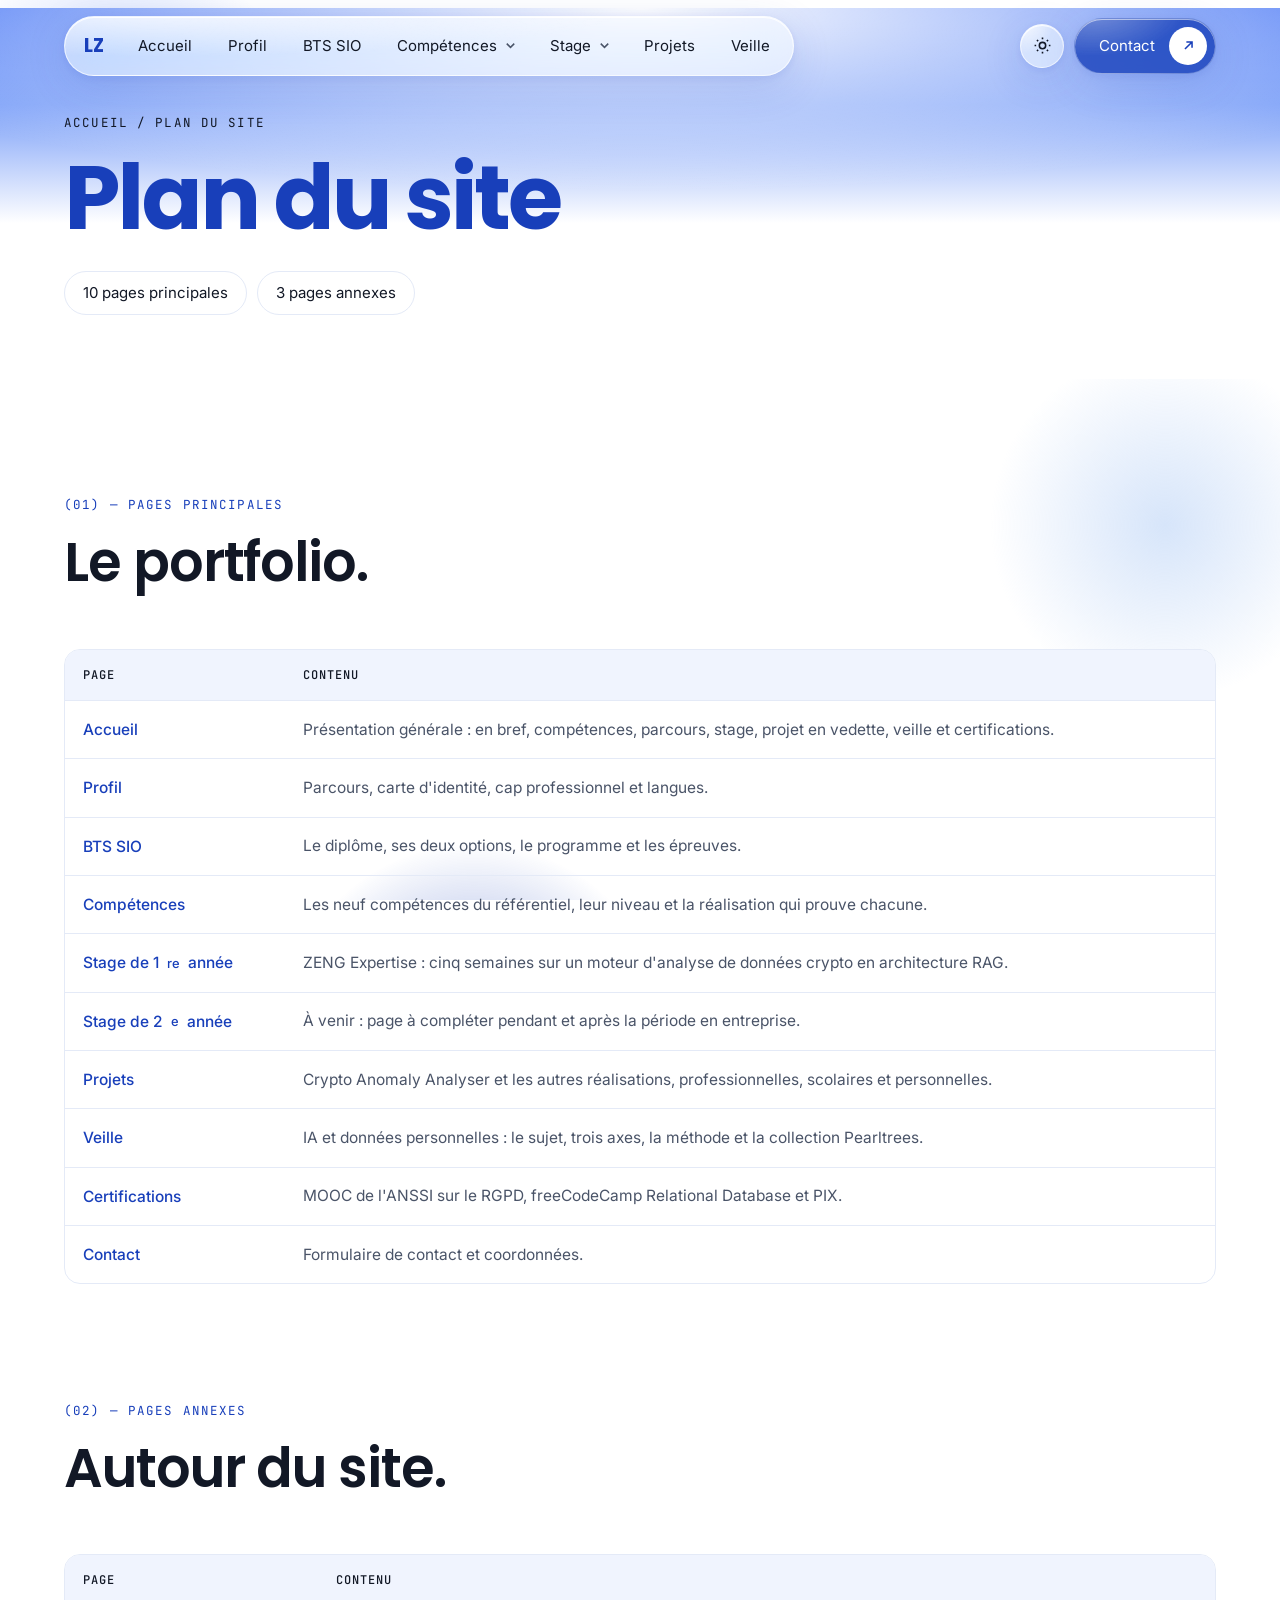
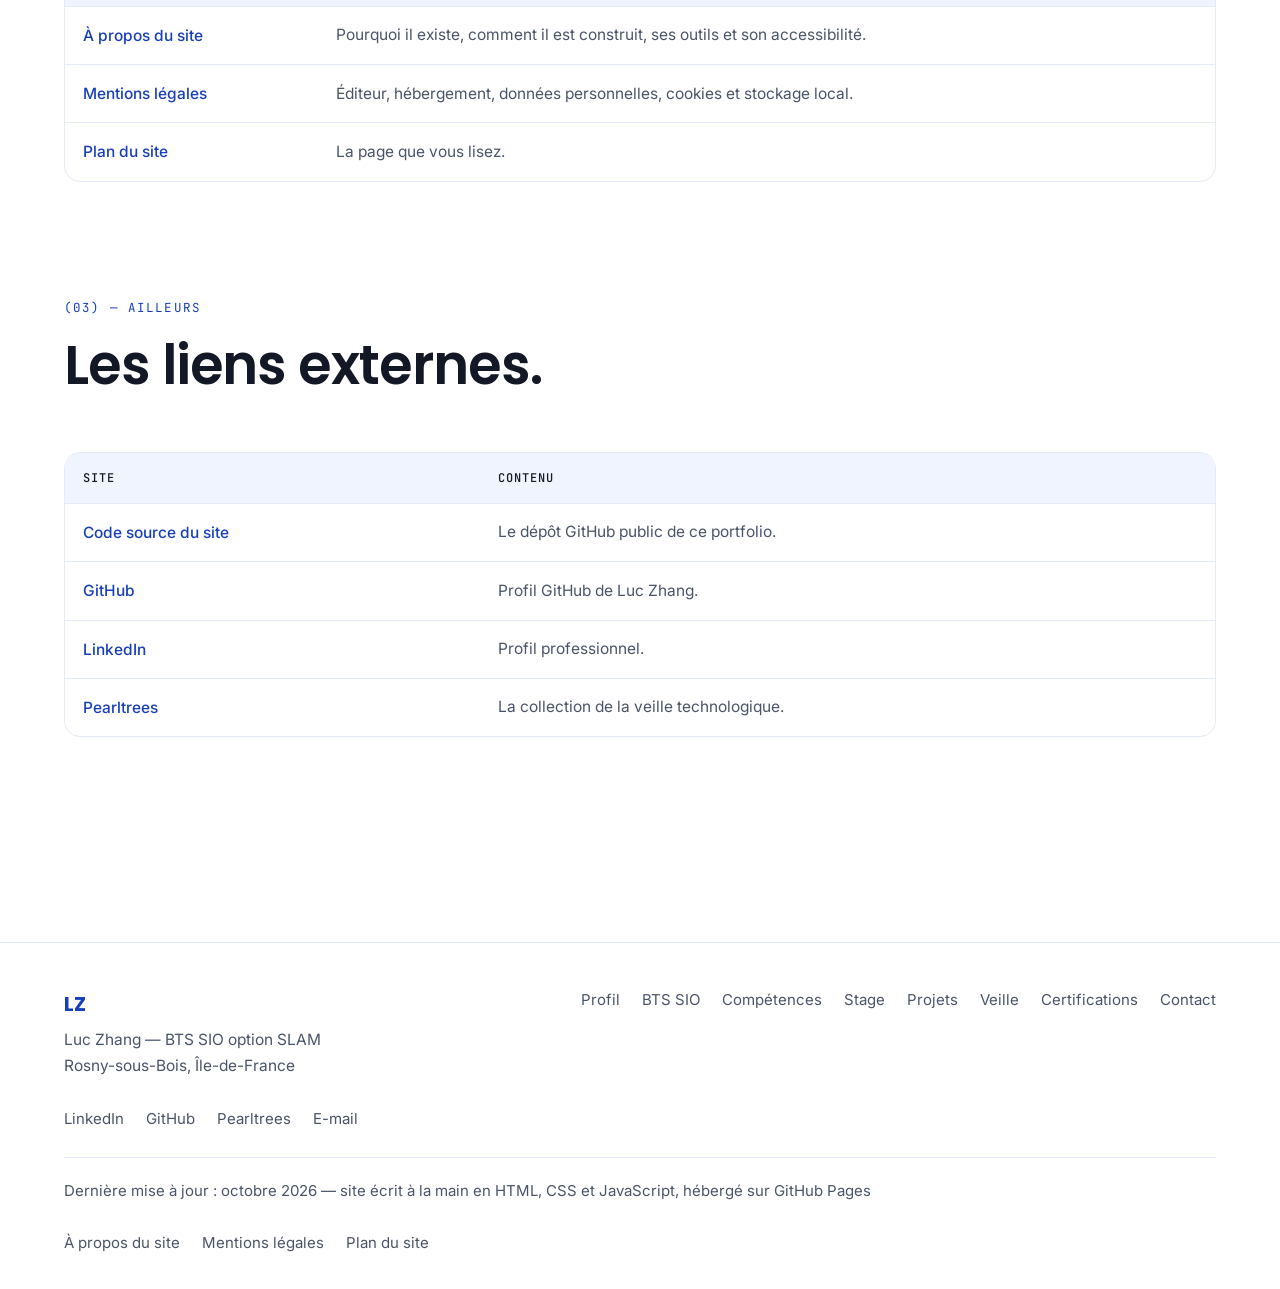
<file: plan-du-site.html>
<!DOCTYPE html>
<html lang="fr" data-theme="light">
<head>
<meta charset="utf-8">
<meta name="viewport" content="width=device-width, initial-scale=1">
<title>Plan du site — Luc Zhang, BTS SIO option SLAM</title>
<meta name="description" content="Plan du site du portfolio de Luc Zhang : toutes les pages, ce que chacune contient, et les liens externes.">
<link rel="preconnect" href="https://fonts.googleapis.com">
<link rel="preconnect" href="https://fonts.gstatic.com" crossorigin>
<link href="https://fonts.googleapis.com/css2?family=Poppins:wght@500;600;700&family=Inter:wght@400;500;600&family=JetBrains+Mono:wght@400;500&display=swap" rel="stylesheet">
<link rel="stylesheet" href="assets/css/style.css">
</head>
<body>
<a class="skip" href="#main">Aller au contenu</a>
<div class="progress" id="progress"></div>

<!-- #header -->
<header class="hdr" id="hdr">
  <div class="wrap hdr-in">
    <nav class="navpill" id="nav" aria-label="Navigation principale">
      <a class="logo" href="index.html">LZ</a>
      <a class="nl" href="index.html">Accueil</a>
      <a class="nl" href="profil.html">Profil</a>
      <a class="nl" href="bts-sio.html">BTS SIO</a>
      <div class="has-sub">
        <a class="nl nl-main" href="competences.html">Compétences</a>
        <button class="nl-toggle" aria-expanded="false" aria-label="Ouvrir le sous-menu Compétences">
          <svg viewBox="0 0 24 24" fill="none" stroke="currentColor" stroke-width="2.4"><path d="M6 9l6 6 6-6"/></svg>
        </button>
        <div class="sub">
          <a href="competences.html">Référentiel<span>Les compétences et leurs preuves</span></a>
          <a href="certifications.html">Certifications</a>
        </div>
      </div>
      <div class="has-sub">
        <a class="nl nl-main" href="stage-1.html">Stage</a>
        <button class="nl-toggle" aria-expanded="false" aria-label="Ouvrir le sous-menu Stage">
          <svg viewBox="0 0 24 24" fill="none" stroke="currentColor" stroke-width="2.4"><path d="M6 9l6 6 6-6"/></svg>
        </button>
        <div class="sub">
          <a href="stage-1.html">1<sup>re</sup> année<span>ZENG Expertise — effectué</span></a>
          <a href="stage-2.html">2<sup>e</sup> année<span>À venir</span></a>
        </div>
      </div>
      <a class="nl" href="projets.html">Projets</a>
      <a class="nl" href="veille.html">Veille</a>
    </nav>
    <div class="hdr-right">
      <button class="icon-btn burger" id="burger" aria-label="Ouvrir le menu" aria-expanded="false">
        <svg viewBox="0 0 24 24" fill="none" stroke="currentColor" stroke-width="2"><path d="M4 7h16M4 12h16M4 17h16"/></svg>
      </button>
      <button class="icon-btn" id="theme" aria-label="Basculer le thème sombre">
        <svg viewBox="0 0 24 24" fill="none" stroke="currentColor" stroke-width="2"><circle cx="12" cy="12" r="4"/><path d="M12 2v2M12 20v2M2 12h2M20 12h2M5 5l1.5 1.5M17.5 17.5L19 19M19 5l-1.5 1.5M6.5 17.5L5 19"/></svg>
      </button>
      <a class="btn btn-deep" href="contact.html">Contact
        <span class="cir"><svg viewBox="0 0 24 24" fill="none" stroke="currentColor" stroke-width="2.2"><path d="M7 17L17 7M9 7h8v8"/></svg></span>
      </a>
    </div>
  </div>
</header>
<!-- /#header -->

<main id="main">

<!-- ============ EN-TÊTE ============ -->
<section class="pagehead">
  <div class="wrap">
    <p class="mono bread rv"><a href="index.html">Accueil</a> / Plan du site</p>
    <h1 class="rv">Plan du site</h1>
    <p class="sub rv">Toutes les pages du portfolio, et ce que chacune contient.</p>
    <div class="meta rv">
      <span>10 pages principales</span>
      <span>3 pages annexes</span>
    </div>
  </div>
</section>

<!-- ============ 01 · PAGES PRINCIPALES ============ -->
<section class="sec wrap">
  <div class="sec-head rv">
    <span class="mono eyebrow">(01) — Pages principales</span>
    <h2>Le portfolio.</h2>
  </div>

  <div class="rv" style="overflow-x:auto">
    <table class="tbl" aria-label="Pages principales du site">
      <thead><tr><th>Page</th><th>Contenu</th></tr></thead>
      <tbody>
        <tr><td data-l="Page"><a class="link" href="index.html">Accueil</a></td><td class="sec" data-l="Contenu">Présentation générale : en bref, compétences, parcours, stage, projet en vedette, veille et certifications.</td></tr>
        <tr><td data-l="Page"><a class="link" href="profil.html">Profil</a></td><td class="sec" data-l="Contenu">Parcours, carte d'identité, cap professionnel et langues.</td></tr>
        <tr><td data-l="Page"><a class="link" href="bts-sio.html">BTS SIO</a></td><td class="sec" data-l="Contenu">Le diplôme, ses deux options, le programme et les épreuves.</td></tr>
        <tr><td data-l="Page"><a class="link" href="competences.html">Compétences</a></td><td class="sec" data-l="Contenu">Les neuf compétences du référentiel, leur niveau et la réalisation qui prouve chacune.</td></tr>
        <tr><td data-l="Page"><a class="link" href="stage-1.html">Stage de 1<sup>re</sup> année</a></td><td class="sec" data-l="Contenu">ZENG Expertise : cinq semaines sur un moteur d'analyse de données crypto en architecture RAG.</td></tr>
        <tr><td data-l="Page"><a class="link" href="stage-2.html">Stage de 2<sup>e</sup> année</a></td><td class="sec" data-l="Contenu">À venir : page à compléter pendant et après la période en entreprise.</td></tr>
        <tr><td data-l="Page"><a class="link" href="projets.html">Projets</a></td><td class="sec" data-l="Contenu">Crypto Anomaly Analyser et les autres réalisations, professionnelles, scolaires et personnelles.</td></tr>
        <tr><td data-l="Page"><a class="link" href="veille.html">Veille</a></td><td class="sec" data-l="Contenu">IA et données personnelles : le sujet, trois axes, la méthode et la collection Pearltrees.</td></tr>
        <tr><td data-l="Page"><a class="link" href="certifications.html">Certifications</a></td><td class="sec" data-l="Contenu">MOOC de l'ANSSI sur le RGPD, freeCodeCamp Relational Database et PIX.</td></tr>
        <tr><td data-l="Page"><a class="link" href="contact.html">Contact</a></td><td class="sec" data-l="Contenu">Formulaire de contact et coordonnées.</td></tr>
      </tbody>
    </table>
  </div>
</section>

<!-- ============ 02 · PAGES ANNEXES ============ -->
<section class="sec wrap" style="padding-top:0">
  <div class="sec-head rv">
    <span class="mono eyebrow">(02) — Pages annexes</span>
    <h2>Autour du site.</h2>
  </div>

  <div class="rv" style="overflow-x:auto">
    <table class="tbl" aria-label="Pages annexes">
      <thead><tr><th>Page</th><th>Contenu</th></tr></thead>
      <tbody>
        <tr><td data-l="Page"><a class="link" href="a-propos.html">À propos du site</a></td><td class="sec" data-l="Contenu">Pourquoi il existe, comment il est construit, ses outils et son accessibilité.</td></tr>
        <tr><td data-l="Page"><a class="link" href="mentions-legales.html">Mentions légales</a></td><td class="sec" data-l="Contenu">Éditeur, hébergement, données personnelles, cookies et stockage local.</td></tr>
        <tr><td data-l="Page"><a class="link" href="plan-du-site.html">Plan du site</a></td><td class="sec" data-l="Contenu">La page que vous lisez.</td></tr>
      </tbody>
    </table>
  </div>
</section>

<!-- ============ 03 · LIENS EXTERNES ============ -->
<section class="sec wrap" style="padding-top:0">
  <div class="sec-head rv">
    <span class="mono eyebrow">(03) — Ailleurs</span>
    <h2>Les liens externes.</h2>
  </div>

  <div class="rv" style="overflow-x:auto">
    <table class="tbl" aria-label="Liens vers des sites tiers">
      <thead><tr><th>Site</th><th>Contenu</th></tr></thead>
      <tbody>
        <tr><td data-l="Site"><a class="link" href="https://github.com/luckk11/portfolio-bts-sio" rel="noopener">Code source du site</a></td><td class="sec" data-l="Contenu">Le dépôt GitHub public de ce portfolio.</td></tr>
        <tr><td data-l="Site"><a class="link" href="https://github.com/luckk11" rel="noopener">GitHub</a></td><td class="sec" data-l="Contenu">Profil GitHub de Luc Zhang.</td></tr>
        <tr><td data-l="Site"><a class="link" href="https://www.linkedin.com/in/luczhang8/" rel="noopener">LinkedIn</a></td><td class="sec" data-l="Contenu">Profil professionnel.</td></tr>
        <tr><td data-l="Site"><a class="link" href="https://www.pearltrees.com/lucque" rel="noopener">Pearltrees</a></td><td class="sec" data-l="Contenu">La collection de la veille technologique.</td></tr>
      </tbody>
    </table>
  </div>
</section>

</main>

<!-- #footer -->
<footer class="ft">
  <div class="wrap">
    <div class="ft-in">
      <div>
        <span style="font-family:Poppins,sans-serif;font-weight:700;font-size:20px;color:var(--deep)">LZ</span>
        <p style="font-size:15.5px;color:var(--sec);margin-top:6px">Luc Zhang — BTS SIO option SLAM<br>Rosny-sous-Bois, Île-de-France</p>
      </div>
      <nav aria-label="Pages du site">
        <a href="profil.html">Profil</a>
        <a href="bts-sio.html">BTS SIO</a>
        <a href="competences.html">Compétences</a>
        <a href="stage-1.html">Stage</a>
        <a href="projets.html">Projets</a>
        <a href="veille.html">Veille</a>
        <a href="certifications.html">Certifications</a>
        <a href="contact.html">Contact</a>
      </nav>
      <nav aria-label="Liens externes">
        <a href="https://www.linkedin.com/in/luczhang8/" rel="noopener">LinkedIn</a>
        <a href="https://github.com/luckk11" rel="noopener">GitHub</a>
        <a href="https://www.pearltrees.com/lucque" rel="noopener">Pearltrees</a>
        <a href="mailto:zhg.luc2909@gmail.com">E-mail</a>
      </nav>
    </div>
    <div class="ft-in ft-bot">
      <span>Dernière mise à jour : octobre 2026 — site écrit à la main en HTML, CSS et JavaScript, hébergé sur GitHub Pages</span>
      <nav aria-label="Pages annexes">
        <a href="a-propos.html">À propos du site</a>
        <a href="mentions-legales.html">Mentions légales</a>
        <a href="plan-du-site.html">Plan du site</a>
      </nav>
    </div>
  </div>
</footer>
<!-- /#footer -->

<script src="assets/js/main.js" defer></script>
</body>
</html>
</file>
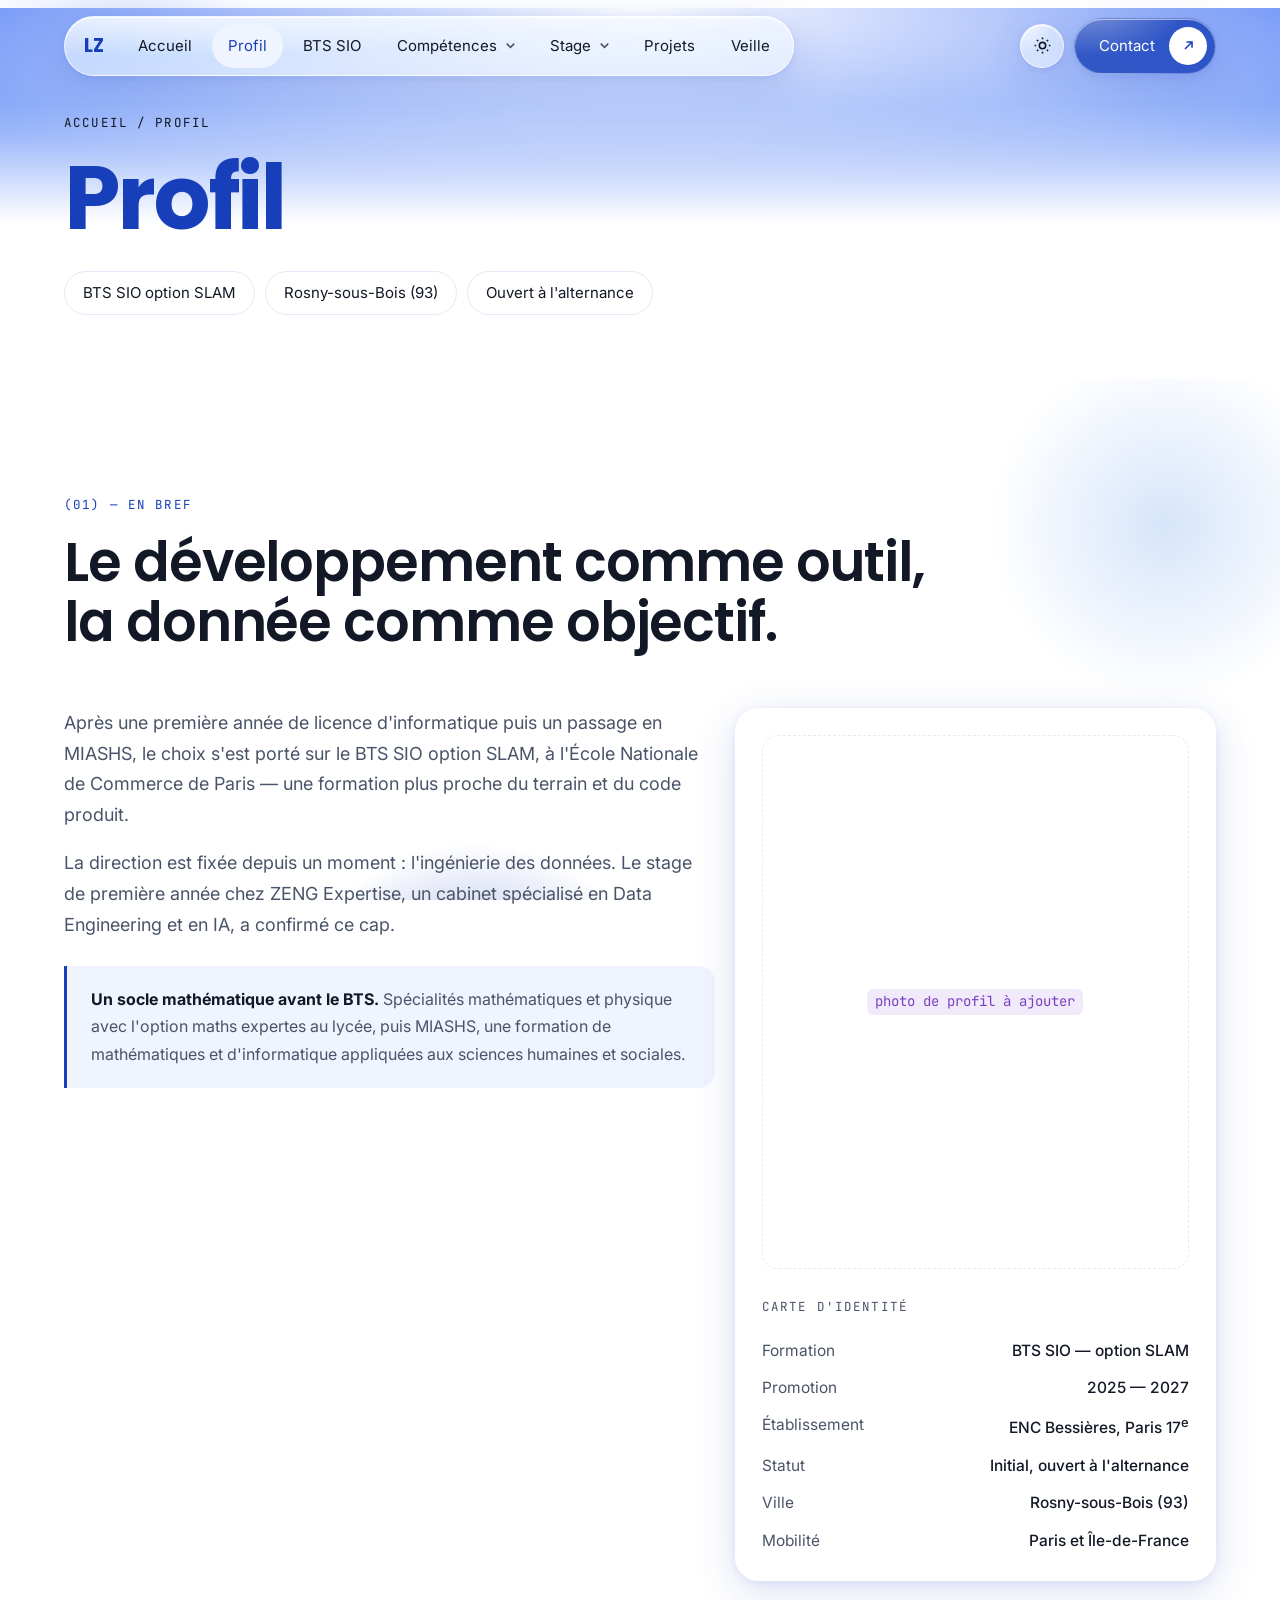
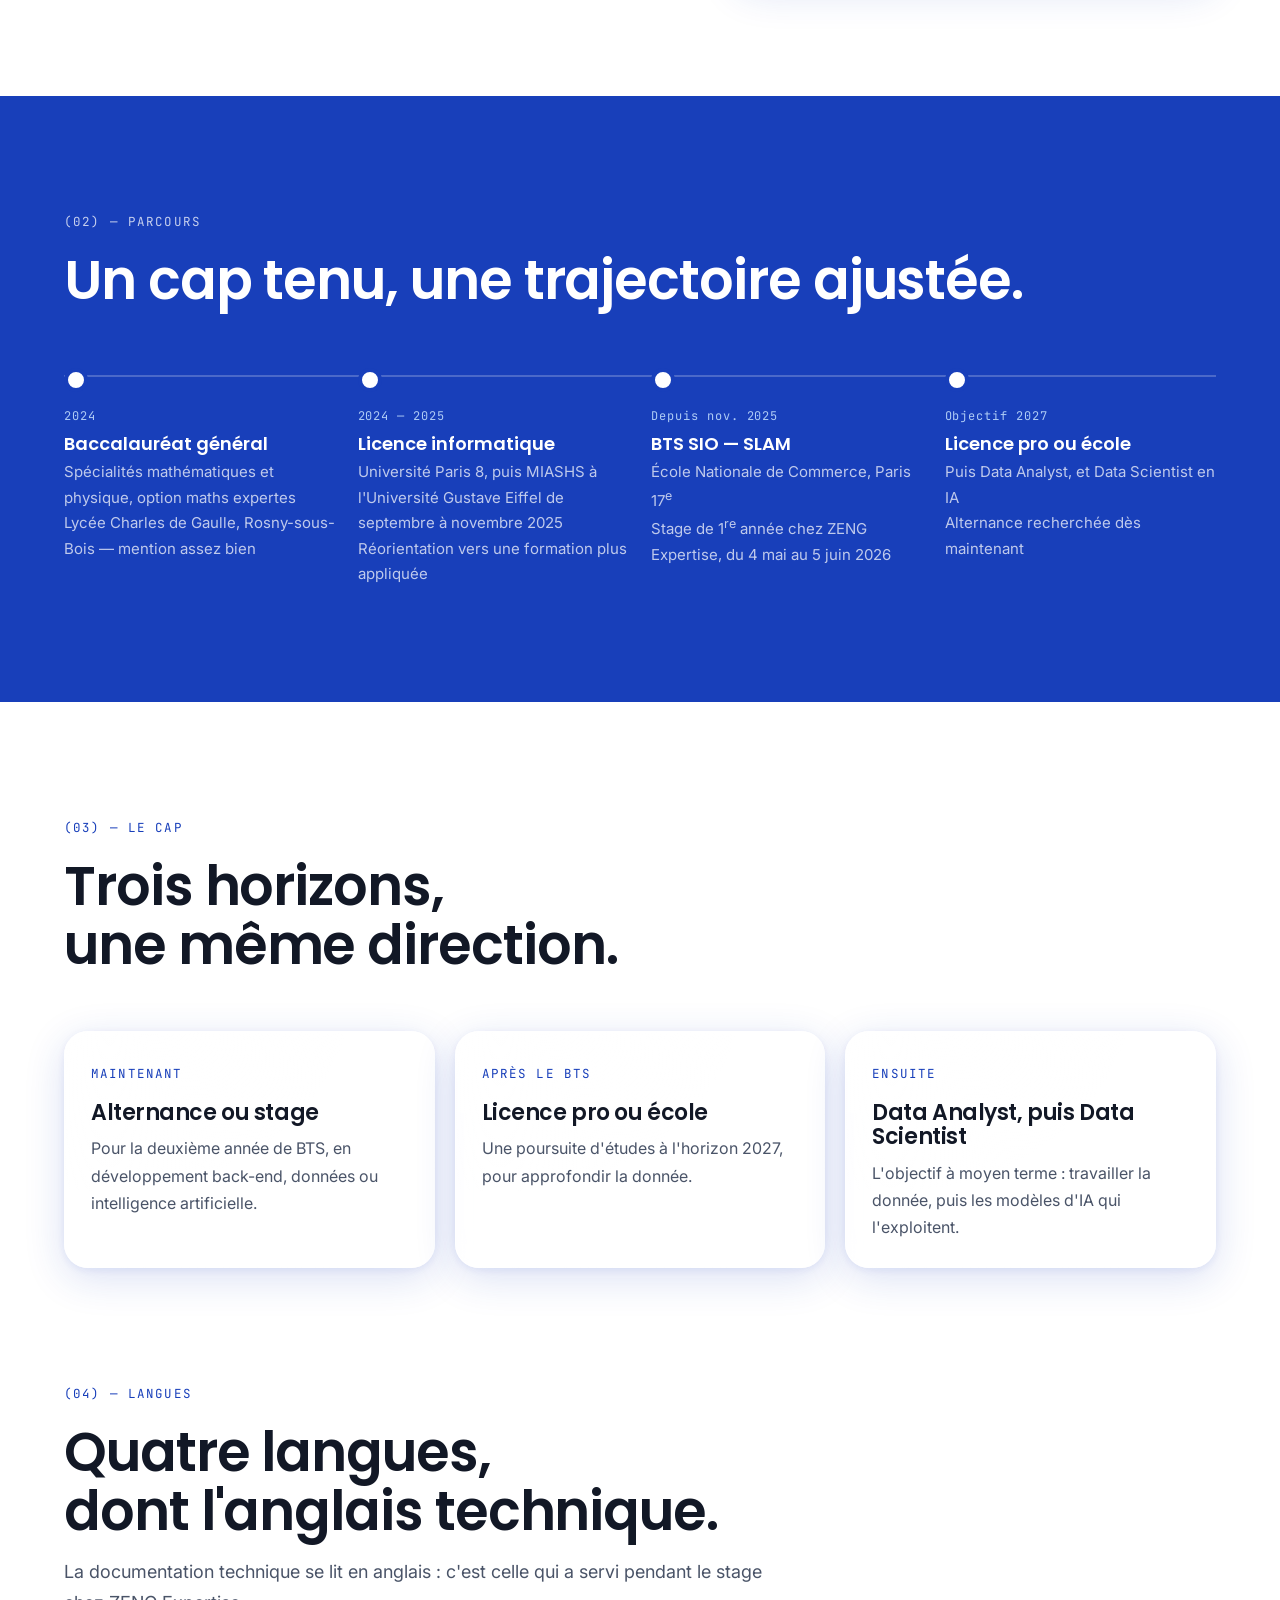
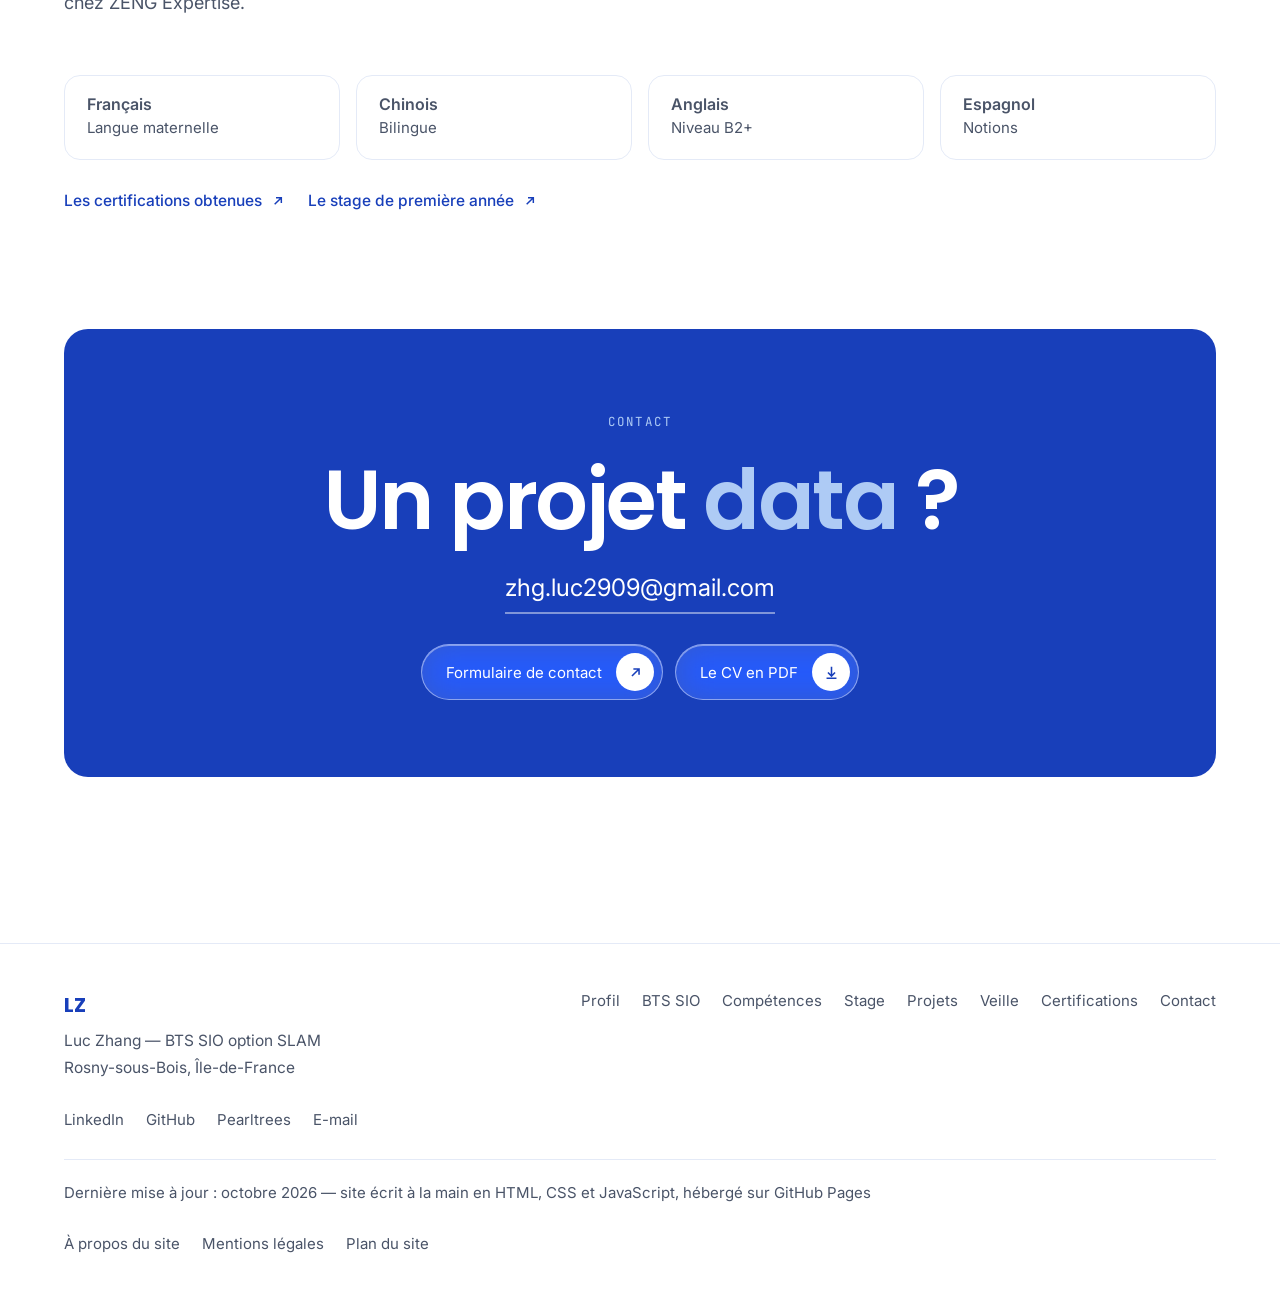
<file: profil.html>
<!DOCTYPE html>
<html lang="fr" data-theme="light">
<head>
<meta charset="utf-8">
<meta name="viewport" content="width=device-width, initial-scale=1">
<title>Profil — Luc Zhang, BTS SIO option SLAM</title>
<meta name="description" content="Parcours de Luc Zhang : baccalauréat général, licence d'informatique, MIASHS puis BTS SIO option SLAM. Objectif : l'ingénierie des données, puis Data Analyst et Data Scientist.">
<link rel="preconnect" href="https://fonts.googleapis.com">
<link rel="preconnect" href="https://fonts.gstatic.com" crossorigin>
<link href="https://fonts.googleapis.com/css2?family=Poppins:wght@500;600;700&family=Inter:wght@400;500;600&family=JetBrains+Mono:wght@400;500&display=swap" rel="stylesheet">
<link rel="stylesheet" href="assets/css/style.css">
</head>
<body>
<a class="skip" href="#main">Aller au contenu</a>
<div class="progress" id="progress"></div>

<!-- #header -->
<header class="hdr" id="hdr">
  <div class="wrap hdr-in">
    <nav class="navpill" id="nav" aria-label="Navigation principale">
      <a class="logo" href="index.html">LZ</a>
      <a class="nl" href="index.html">Accueil</a>
      <a class="nl" href="profil.html" aria-current="page">Profil</a>
      <a class="nl" href="bts-sio.html">BTS SIO</a>
      <div class="has-sub">
        <a class="nl nl-main" href="competences.html">Compétences</a>
        <button class="nl-toggle" aria-expanded="false" aria-label="Ouvrir le sous-menu Compétences">
          <svg viewBox="0 0 24 24" fill="none" stroke="currentColor" stroke-width="2.4"><path d="M6 9l6 6 6-6"/></svg>
        </button>
        <div class="sub">
          <a href="competences.html">Référentiel<span>Les compétences et leurs preuves</span></a>
          <a href="certifications.html">Certifications</a>
        </div>
      </div>
      <div class="has-sub">
        <a class="nl nl-main" href="stage-1.html">Stage</a>
        <button class="nl-toggle" aria-expanded="false" aria-label="Ouvrir le sous-menu Stage">
          <svg viewBox="0 0 24 24" fill="none" stroke="currentColor" stroke-width="2.4"><path d="M6 9l6 6 6-6"/></svg>
        </button>
        <div class="sub">
          <a href="stage-1.html">1<sup>re</sup> année<span>ZENG Expertise — effectué</span></a>
          <a href="stage-2.html">2<sup>e</sup> année<span>À venir</span></a>
        </div>
      </div>
      <a class="nl" href="projets.html">Projets</a>
      <a class="nl" href="veille.html">Veille</a>
    </nav>
    <div class="hdr-right">
      <button class="icon-btn burger" id="burger" aria-label="Ouvrir le menu" aria-expanded="false">
        <svg viewBox="0 0 24 24" fill="none" stroke="currentColor" stroke-width="2"><path d="M4 7h16M4 12h16M4 17h16"/></svg>
      </button>
      <button class="icon-btn" id="theme" aria-label="Basculer le thème sombre">
        <svg viewBox="0 0 24 24" fill="none" stroke="currentColor" stroke-width="2"><circle cx="12" cy="12" r="4"/><path d="M12 2v2M12 20v2M2 12h2M20 12h2M5 5l1.5 1.5M17.5 17.5L19 19M19 5l-1.5 1.5M6.5 17.5L5 19"/></svg>
      </button>
      <a class="btn btn-deep" href="contact.html">Contact
        <span class="cir"><svg viewBox="0 0 24 24" fill="none" stroke="currentColor" stroke-width="2.2"><path d="M7 17L17 7M9 7h8v8"/></svg></span>
      </a>
    </div>
  </div>
</header>
<!-- /#header -->

<main id="main">

<!-- ============ EN-TÊTE ============ -->
<section class="pagehead">
  <div class="wrap">
    <p class="mono bread rv"><a href="index.html">Accueil</a> / Profil</p>
    <h1 class="rv">Profil</h1>
    <p class="sub rv">Un cap fixé sur l'ingénierie des données. Le parcours s'est ajusté en chemin, la direction est restée la même.</p>
    <div class="meta rv">
      <span>BTS SIO option SLAM</span>
      <span>Rosny-sous-Bois (93)</span>
      <span>Ouvert à l'alternance</span>
    </div>
  </div>
</section>

<!-- ============ 01 · EN BREF ============ -->
<section class="sec wrap">
  <div class="sec-head rv">
    <span class="mono eyebrow">(01) — En bref</span>
    <h2>Le développement comme outil,<br>la donnée comme objectif.</h2>
  </div>

  <div class="grid-2">
    <div class="rv">
      <p class="lead">Après une première année de licence d'informatique puis un passage en MIASHS, le choix s'est porté sur le BTS SIO option SLAM, à l'École Nationale de Commerce de Paris — une formation plus proche du terrain et du code produit.</p>
      <p class="lead" style="margin-top:18px">La direction est fixée depuis un moment : l'ingénierie des données. Le stage de première année chez ZENG Expertise, un cabinet spécialisé en Data Engineering et en IA, a confirmé ce cap.</p>

      <div class="note rv" style="margin-top:26px">
        <b>Un socle mathématique avant le BTS.</b> Spécialités mathématiques et physique avec l'option maths expertes au lycée, puis MIASHS, une formation de mathématiques et d'informatique appliquées aux sciences humaines et sociales.
      </div>
    </div>

    <aside class="card idcard rv">
      <div style="aspect-ratio:4/5;border:1px dashed var(--line);border-radius:var(--r);display:grid;place-items:center;text-align:center;padding:20px;margin-bottom:22px">
        <span class="todo">photo de profil à ajouter</span>
      </div>
      <span class="mono" style="color:var(--sec)">Carte d'identité</span>
      <dl style="margin-top:18px">
        <dt>Formation</dt><dd>BTS SIO — option SLAM</dd>
        <dt>Promotion</dt><dd>2025 — 2027</dd>
        <dt>Établissement</dt><dd>ENC Bessières, Paris 17<sup>e</sup></dd>
        <dt>Statut</dt><dd>Initial, ouvert à l'alternance</dd>
        <dt>Ville</dt><dd>Rosny-sous-Bois (93)</dd>
        <dt>Mobilité</dt><dd>Paris et Île-de-France</dd>
      </dl>
    </aside>
  </div>
</section>

<!-- ============ 02 · PARCOURS ============ -->
<section class="sec band">
  <div class="wrap">
    <div class="sec-head rv">
      <span class="mono" style="display:block;margin-bottom:18px">(02) — Parcours</span>
      <h2>Un cap tenu, une trajectoire ajustée.</h2>
    </div>
    <div class="timeline">
      <div class="tl rv"><em>2024</em><b>Baccalauréat général</b><span>Spécialités mathématiques et physique, option maths expertes</span><span>Lycée Charles de Gaulle, Rosny-sous-Bois — mention assez bien</span></div>
      <div class="tl rv"><em>2024 — 2025</em><b>Licence informatique</b><span>Université Paris 8, puis MIASHS à l'Université Gustave Eiffel de septembre à novembre 2025</span><span>Réorientation vers une formation plus appliquée</span></div>
      <div class="tl rv"><em>Depuis nov. 2025</em><b>BTS SIO — SLAM</b><span>École Nationale de Commerce, Paris 17<sup>e</sup></span><span>Stage de 1<sup>re</sup> année chez ZENG Expertise, du 4 mai au 5 juin 2026</span></div>
      <div class="tl rv"><em>Objectif 2027</em><b>Licence pro ou école</b><span>Puis Data Analyst, et Data Scientist en IA</span><span>Alternance recherchée dès maintenant</span></div>
    </div>
  </div>
</section>

<!-- ============ 03 · CAP ============ -->
<section class="sec wrap">
  <div class="sec-head rv">
    <span class="mono eyebrow">(03) — Le cap</span>
    <h2>Trois horizons,<br>une même direction.</h2>
  </div>

  <div class="grid-3">
    <article class="card rv">
      <span class="mono" style="color:var(--deep)">Maintenant</span>
      <h3 style="margin:14px 0 10px;font-size:22px">Alternance ou stage</h3>
      <p style="color:var(--sec);font-size:16px">Pour la deuxième année de BTS, en développement back-end, données ou intelligence artificielle.</p>
    </article>
    <article class="card rv">
      <span class="mono" style="color:var(--deep)">Après le BTS</span>
      <h3 style="margin:14px 0 10px;font-size:22px">Licence pro ou école</h3>
      <p style="color:var(--sec);font-size:16px">Une poursuite d'études à l'horizon 2027, pour approfondir la donnée.</p>
    </article>
    <article class="card rv">
      <span class="mono" style="color:var(--deep)">Ensuite</span>
      <h3 style="margin:14px 0 10px;font-size:22px">Data Analyst, puis Data Scientist</h3>
      <p style="color:var(--sec);font-size:16px">L'objectif à moyen terme : travailler la donnée, puis les modèles d'IA qui l'exploitent.</p>
    </article>
  </div>
</section>

<!-- ============ 04 · LANGUES ============ -->
<section class="sec wrap" style="padding-top:0">
  <div class="sec-head rv">
    <span class="mono eyebrow">(04) — Langues</span>
    <h2>Quatre langues,<br>dont l'anglais technique.</h2>
    <p class="lead" style="margin-top:16px">La documentation technique se lit en anglais : c'est celle qui a servi pendant le stage chez ZENG Expertise.</p>
  </div>

  <div class="grid-4">
    <div class="cert rv"><span><b>Français</b><span>Langue maternelle</span></span></div>
    <div class="cert rv"><span><b>Chinois</b><span>Bilingue</span></span></div>
    <div class="cert rv"><span><b>Anglais</b><span>Niveau B2+</span></span></div>
    <div class="cert rv"><span><b>Espagnol</b><span>Notions</span></span></div>
  </div>

  <div class="rv" style="margin-top:28px;display:flex;gap:22px;flex-wrap:wrap">
    <a class="link" href="certifications.html">Les certifications obtenues
      <svg viewBox="0 0 24 24" fill="none" stroke="currentColor" stroke-width="2.2"><path d="M7 17L17 7M9 7h8v8"/></svg></a>
    <a class="link" href="stage-1.html">Le stage de première année
      <svg viewBox="0 0 24 24" fill="none" stroke="currentColor" stroke-width="2.2"><path d="M7 17L17 7M9 7h8v8"/></svg></a>
  </div>
</section>

<!-- ============ CTA ============ -->
<section class="wrap" style="padding-bottom:clamp(40px,6vw,80px)">
  <div class="cta rv">
    <span class="mono" style="color:var(--pale)">Contact</span>
    <h2 style="margin-top:20px">Un projet <em>data</em> ?</h2>
    <a class="mail" href="mailto:zhg.luc2909@gmail.com">zhg.luc2909@gmail.com</a>
    <div style="margin-top:30px;display:flex;gap:12px;justify-content:center;flex-wrap:wrap">
      <a class="btn btn-ghost" href="contact.html">Formulaire de contact
        <span class="cir"><svg viewBox="0 0 24 24" fill="none" stroke="currentColor" stroke-width="2.2"><path d="M7 17L17 7M9 7h8v8"/></svg></span></a>
      <a class="btn btn-ghost" href="assets/docs/cv-luc-zhang.pdf" download>Le CV en PDF
        <span class="cir"><svg viewBox="0 0 24 24" fill="none" stroke="currentColor" stroke-width="2.2"><path d="M12 4v12M7 12l5 5 5-5M5 20h14"/></svg></span></a>
    </div>
  </div>
</section>

</main>

<!-- #footer -->
<footer class="ft">
  <div class="wrap">
    <div class="ft-in">
      <div>
        <span style="font-family:Poppins,sans-serif;font-weight:700;font-size:20px;color:var(--deep)">LZ</span>
        <p style="font-size:15.5px;color:var(--sec);margin-top:6px">Luc Zhang — BTS SIO option SLAM<br>Rosny-sous-Bois, Île-de-France</p>
      </div>
      <nav aria-label="Pages du site">
        <a href="profil.html">Profil</a>
        <a href="bts-sio.html">BTS SIO</a>
        <a href="competences.html">Compétences</a>
        <a href="stage-1.html">Stage</a>
        <a href="projets.html">Projets</a>
        <a href="veille.html">Veille</a>
        <a href="certifications.html">Certifications</a>
        <a href="contact.html">Contact</a>
      </nav>
      <nav aria-label="Liens externes">
        <a href="https://www.linkedin.com/in/luczhang8/" rel="noopener">LinkedIn</a>
        <a href="https://github.com/luckk11" rel="noopener">GitHub</a>
        <a href="https://www.pearltrees.com/lucque" rel="noopener">Pearltrees</a>
        <a href="mailto:zhg.luc2909@gmail.com">E-mail</a>
      </nav>
    </div>
    <div class="ft-in ft-bot">
      <span>Dernière mise à jour : octobre 2026 — site écrit à la main en HTML, CSS et JavaScript, hébergé sur GitHub Pages</span>
      <nav aria-label="Pages annexes">
        <a href="a-propos.html">À propos du site</a>
        <a href="mentions-legales.html">Mentions légales</a>
        <a href="plan-du-site.html">Plan du site</a>
      </nav>
    </div>
  </div>
</footer>
<!-- /#footer -->

<script src="assets/js/main.js" defer></script>
</body>
</html>
</file>
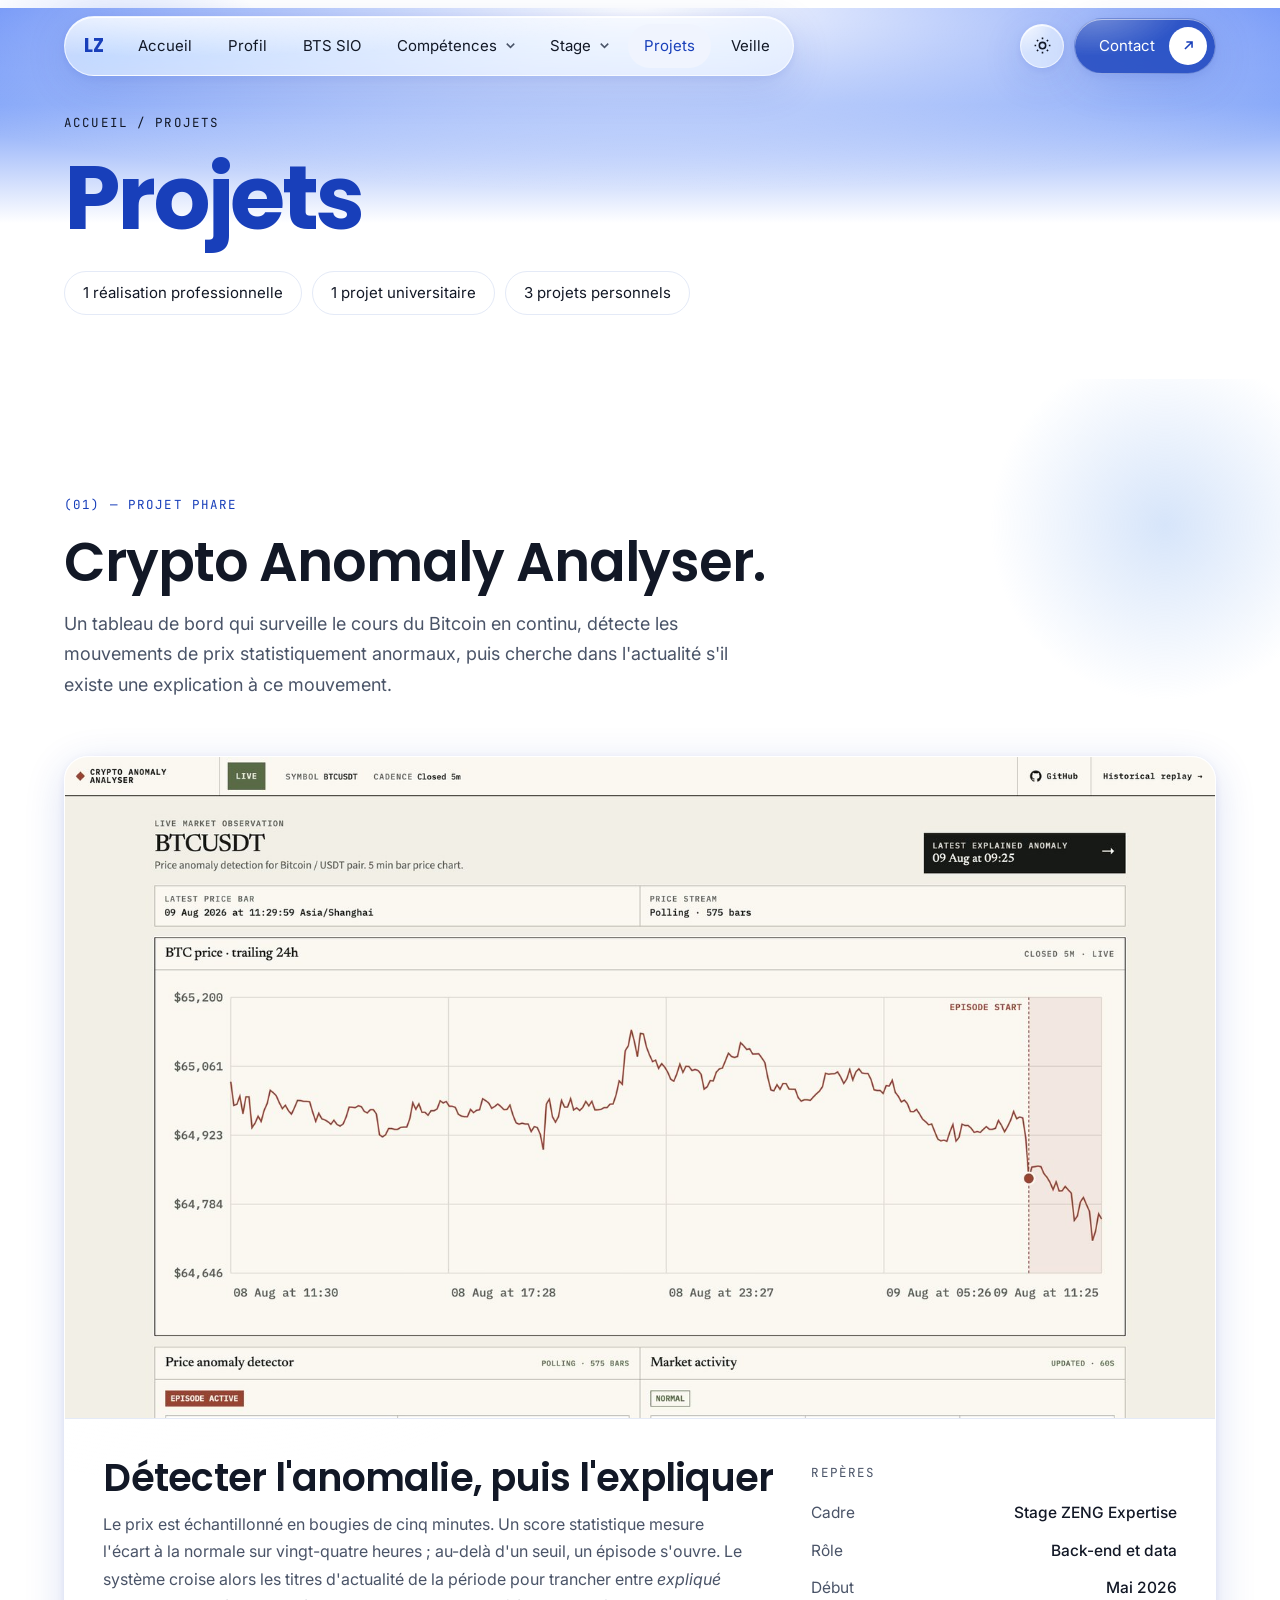
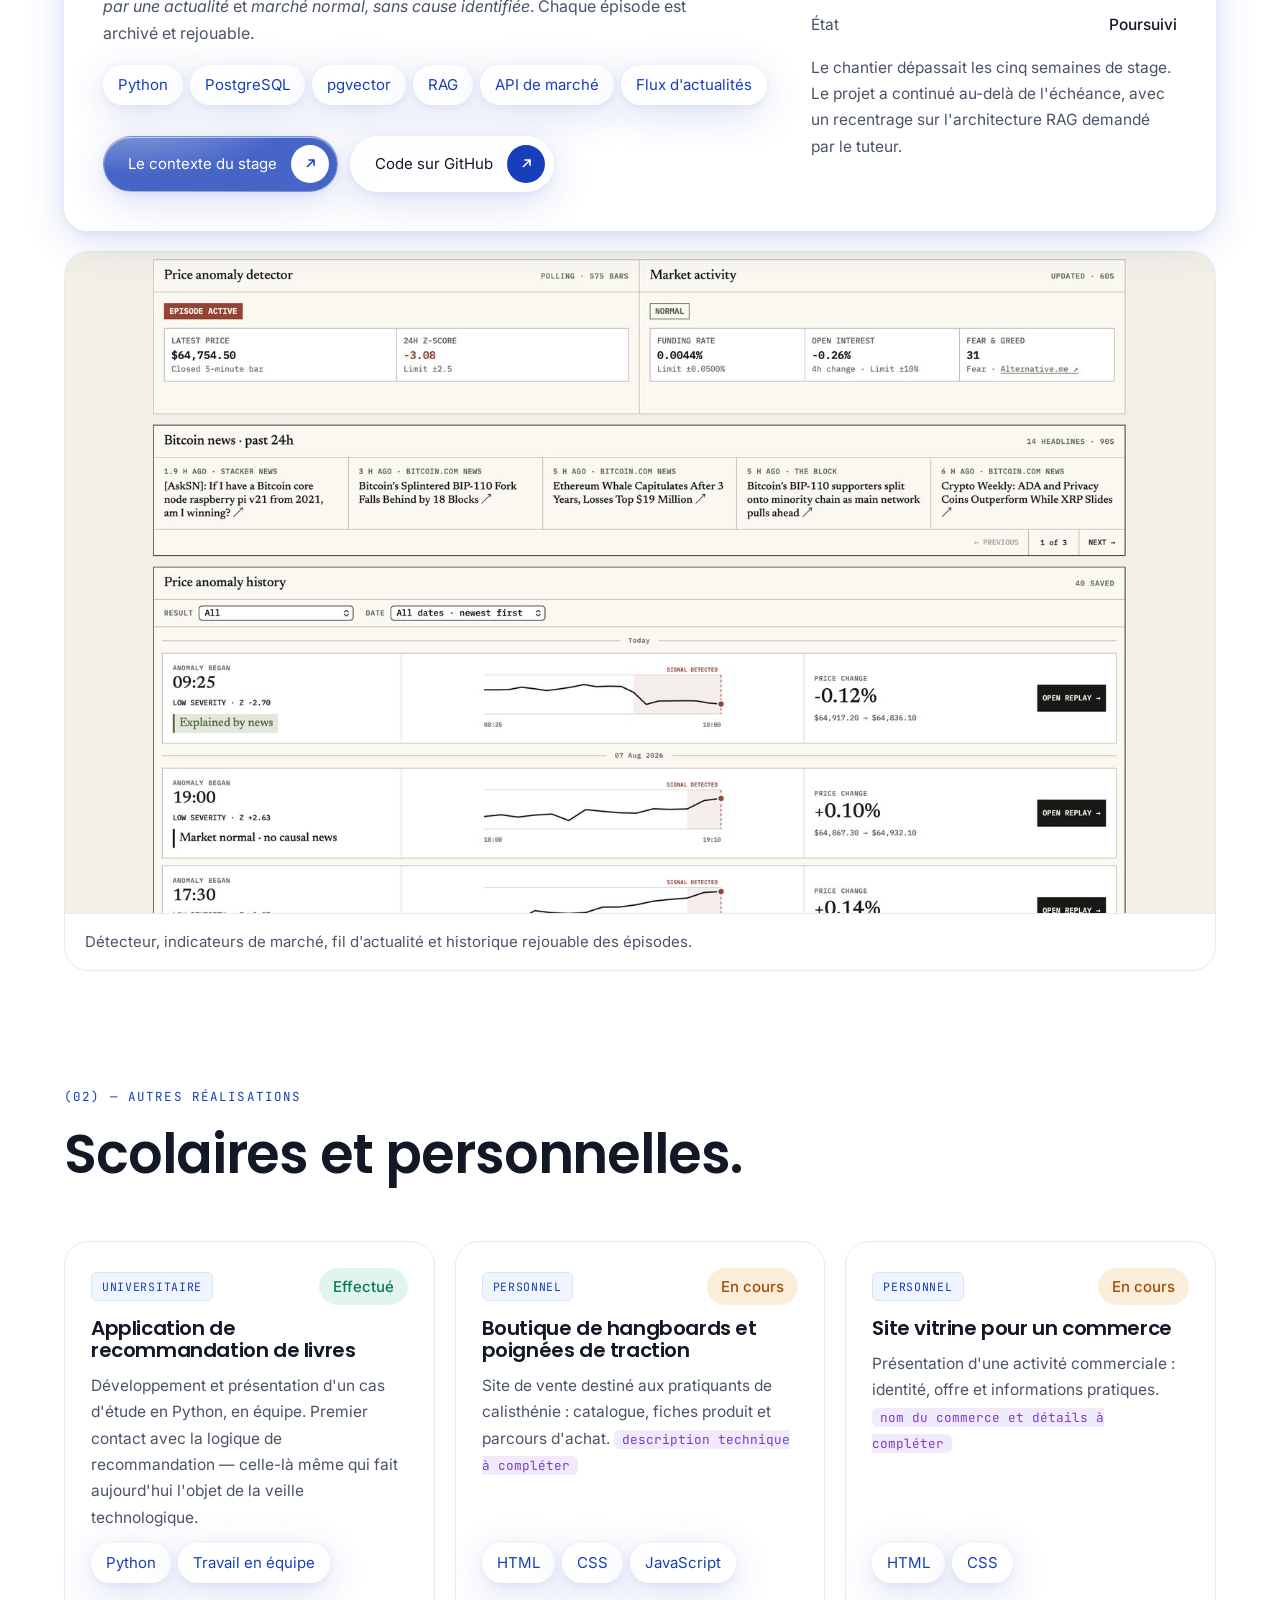
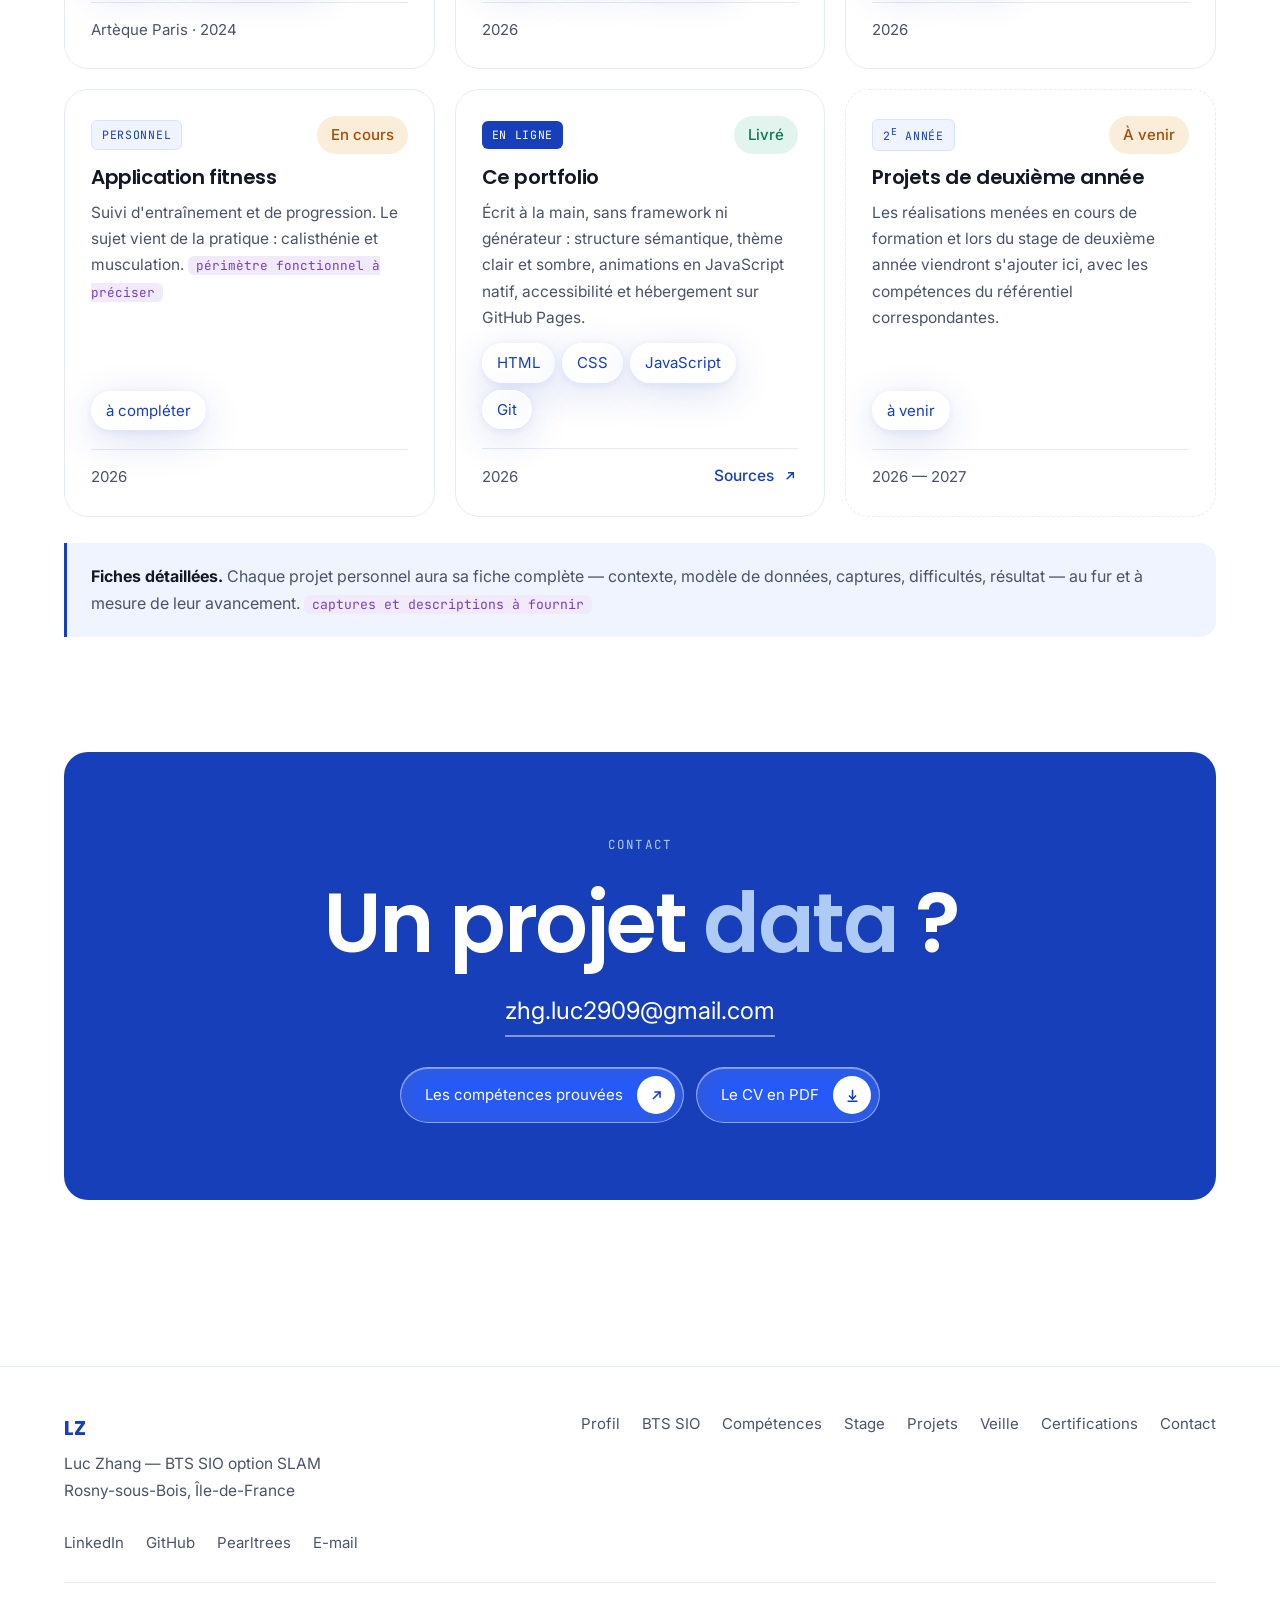
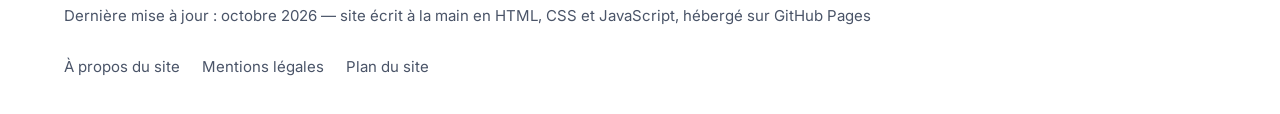
<file: projets.html>
<!DOCTYPE html>
<html lang="fr" data-theme="light">
<head>
<meta charset="utf-8">
<meta name="viewport" content="width=device-width, initial-scale=1">
<title>Projets — Luc Zhang, BTS SIO option SLAM</title>
<meta name="description" content="Crypto Anomaly Analyser, application de recommandation, sites web et projets personnels. Réalisations scolaires, professionnelles et personnelles.">
<link rel="preconnect" href="https://fonts.googleapis.com">
<link rel="preconnect" href="https://fonts.gstatic.com" crossorigin>
<link href="https://fonts.googleapis.com/css2?family=Poppins:wght@500;600;700&family=Inter:wght@400;500;600&family=JetBrains+Mono:wght@400;500&display=swap" rel="stylesheet">
<link rel="stylesheet" href="assets/css/style.css">
</head>
<body>
<a class="skip" href="#main">Aller au contenu</a>
<div class="progress" id="progress"></div>

<!-- #header -->
<header class="hdr" id="hdr">
  <div class="wrap hdr-in">
    <nav class="navpill" id="nav" aria-label="Navigation principale">
      <a class="logo" href="index.html">LZ</a>
      <a class="nl" href="index.html">Accueil</a>
      <a class="nl" href="profil.html">Profil</a>
      <a class="nl" href="bts-sio.html">BTS SIO</a>
      <div class="has-sub">
        <a class="nl nl-main" href="competences.html">Compétences</a>
        <button class="nl-toggle" aria-expanded="false" aria-label="Ouvrir le sous-menu Compétences">
          <svg viewBox="0 0 24 24" fill="none" stroke="currentColor" stroke-width="2.4"><path d="M6 9l6 6 6-6"/></svg>
        </button>
        <div class="sub">
          <a href="competences.html">Référentiel<span>Les compétences et leurs preuves</span></a>
          <a href="certifications.html">Certifications</a>
        </div>
      </div>
      <div class="has-sub">
        <a class="nl nl-main" href="stage-1.html">Stage</a>
        <button class="nl-toggle" aria-expanded="false" aria-label="Ouvrir le sous-menu Stage">
          <svg viewBox="0 0 24 24" fill="none" stroke="currentColor" stroke-width="2.4"><path d="M6 9l6 6 6-6"/></svg>
        </button>
        <div class="sub">
          <a href="stage-1.html">1<sup>re</sup> année<span>ZENG Expertise — effectué</span></a>
          <a href="stage-2.html">2<sup>e</sup> année<span>À venir</span></a>
        </div>
      </div>
      <a class="nl" href="projets.html" aria-current="page">Projets</a>
      <a class="nl" href="veille.html">Veille</a>
    </nav>
    <div class="hdr-right">
      <button class="icon-btn burger" id="burger" aria-label="Ouvrir le menu" aria-expanded="false">
        <svg viewBox="0 0 24 24" fill="none" stroke="currentColor" stroke-width="2"><path d="M4 7h16M4 12h16M4 17h16"/></svg>
      </button>
      <button class="icon-btn" id="theme" aria-label="Basculer le thème sombre">
        <svg viewBox="0 0 24 24" fill="none" stroke="currentColor" stroke-width="2"><circle cx="12" cy="12" r="4"/><path d="M12 2v2M12 20v2M2 12h2M20 12h2M5 5l1.5 1.5M17.5 17.5L19 19M19 5l-1.5 1.5M6.5 17.5L5 19"/></svg>
      </button>
      <a class="btn btn-deep" href="contact.html">Contact
        <span class="cir"><svg viewBox="0 0 24 24" fill="none" stroke="currentColor" stroke-width="2.2"><path d="M7 17L17 7M9 7h8v8"/></svg></span>
      </a>
    </div>
  </div>
</header>
<!-- /#header -->

<main id="main">

<!-- ============ EN-TÊTE ============ -->
<section class="pagehead">
  <div class="wrap">
    <p class="mono bread rv"><a href="index.html">Accueil</a> / Projets</p>
    <h1 class="rv">Projets</h1>
    <p class="sub rv">Réalisations professionnelles, scolaires et personnelles. Chaque fiche indique le contexte, la technique et l'état d'avancement.</p>
    <div class="meta rv">
      <span>1 réalisation professionnelle</span>
      <span>1 projet universitaire</span>
      <span>3 projets personnels</span>
    </div>
  </div>
</section>

<!-- ============ 01 · PROJET PHARE ============ -->
<section class="sec wrap">
  <div class="sec-head rv">
    <span class="mono eyebrow">(01) — Projet phare</span>
    <h2>Crypto Anomaly Analyser.</h2>
    <p class="lead" style="margin-top:16px">Un tableau de bord qui surveille le cours du Bitcoin en continu, détecte les mouvements de prix statistiquement anormaux, puis cherche dans l'actualité s'il existe une explication à ce mouvement.</p>
  </div>

  <article class="feat rv">
    <div class="feat-media">
      <img src="assets/img/crypto-dashboard.jpg" alt="Tableau de bord affichant le cours du Bitcoin sur 24 heures avec une zone d'anomalie signalée" loading="lazy">
    </div>
    <div class="feat-body">
      <div>
        <h3>Détecter l'anomalie, puis l'expliquer</h3>
        <p class="lead" style="font-size:16px">Le prix est échantillonné en bougies de cinq minutes. Un score statistique mesure l'écart à la normale sur vingt-quatre heures ; au-delà d'un seuil, un épisode s'ouvre. Le système croise alors les titres d'actualité de la période pour trancher entre <em>expliqué par une actualité</em> et <em>marché normal, sans cause identifiée</em>. Chaque épisode est archivé et rejouable.</p>
        <div style="margin-top:18px">
          <span class="chip">Python</span><span class="chip">PostgreSQL</span><span class="chip">pgvector</span><span class="chip">RAG</span><span class="chip">API de marché</span><span class="chip">Flux d'actualités</span>
        </div>
        <div style="margin-top:24px;display:flex;gap:12px;flex-wrap:wrap">
          <a class="btn btn-deep" href="stage-1.html">Le contexte du stage
            <span class="cir"><svg viewBox="0 0 24 24" fill="none" stroke="currentColor" stroke-width="2.2"><path d="M7 17L17 7M9 7h8v8"/></svg></span></a>
          <a class="btn btn-soft" href="https://github.com/Zeng-Zer/crypto-analyser" rel="noopener">Code sur GitHub
            <span class="cir"><svg viewBox="0 0 24 24" fill="none" stroke="currentColor" stroke-width="2.2"><path d="M7 17L17 7M9 7h8v8"/></svg></span></a>
        </div>
      </div>
      <div>
        <span class="mono" style="color:var(--sec)">Repères</span>
        <dl style="display:grid;grid-template-columns:auto 1fr;gap:11px 16px;margin:14px 0 0;font-size:15.5px">
          <dt style="color:var(--sec)">Cadre</dt><dd style="margin:0;text-align:right;font-weight:500">Stage ZENG Expertise</dd>
          <dt style="color:var(--sec)">Rôle</dt><dd style="margin:0;text-align:right;font-weight:500">Back-end et data</dd>
          <dt style="color:var(--sec)">Début</dt><dd style="margin:0;text-align:right;font-weight:500">Mai 2026</dd>
          <dt style="color:var(--sec)">État</dt><dd style="margin:0;text-align:right;font-weight:500">Poursuivi</dd>
        </dl>
        <p style="font-size:15.5px;color:var(--sec);margin-top:16px">Le chantier dépassait les cinq semaines de stage. Le projet a continué au-delà de l'échéance, avec un recentrage sur l'architecture RAG demandé par le tuteur.</p>
      </div>
    </div>
  </article>

  <figure class="rv" style="margin:20px 0 0;border:1px solid var(--line);border-radius:var(--r-lg);overflow:hidden;background:var(--card)">
    <img src="assets/img/crypto-detector.jpg" alt="Détecteur d'anomalies, indicateurs de marché, fil d'actualité et historique des épisodes détectés" loading="lazy">
    <figcaption style="padding:15px 20px;font-size:15px;color:var(--sec);border-top:1px solid var(--line)">Détecteur, indicateurs de marché, fil d'actualité et historique rejouable des épisodes.</figcaption>
  </figure>
</section>

<!-- ============ 02 · AUTRES PROJETS ============ -->
<section class="sec wrap" style="padding-top:0">
  <div class="sec-head rv">
    <span class="mono eyebrow">(02) — Autres réalisations</span>
    <h2>Scolaires et personnelles.</h2>
  </div>

  <div class="prj-grid">
    <article class="prj rv">
      <div class="top">
        <span class="tag tag-commun">Universitaire</span>
        <span class="badge badge-ok">Effectué</span>
      </div>
      <h3>Application de recommandation de livres</h3>
      <p>Développement et présentation d'un cas d'étude en Python, en équipe. Premier contact avec la logique de recommandation — celle-là même qui fait aujourd'hui l'objet de la veille technologique.</p>
      <div><span class="chip">Python</span><span class="chip">Travail en équipe</span></div>
      <div class="foot"><span>Artèque Paris · 2024</span></div>
    </article>

    <article class="prj rv">
      <div class="top">
        <span class="tag tag-commun">Personnel</span>
        <span class="badge badge-wait">En cours</span>
      </div>
      <h3>Boutique de hangboards et poignées de traction</h3>
      <p>Site de vente destiné aux pratiquants de calisthénie : catalogue, fiches produit et parcours d'achat. <span class="todo">description technique à compléter</span></p>
      <div><span class="chip">HTML</span><span class="chip">CSS</span><span class="chip">JavaScript</span></div>
      <div class="foot"><span>2026</span></div>
    </article>

    <article class="prj rv">
      <div class="top">
        <span class="tag tag-commun">Personnel</span>
        <span class="badge badge-wait">En cours</span>
      </div>
      <h3>Site vitrine pour un commerce</h3>
      <p>Présentation d'une activité commerciale : identité, offre et informations pratiques. <span class="todo">nom du commerce et détails à compléter</span></p>
      <div><span class="chip">HTML</span><span class="chip">CSS</span></div>
      <div class="foot"><span>2026</span></div>
    </article>

    <article class="prj rv">
      <div class="top">
        <span class="tag tag-commun">Personnel</span>
        <span class="badge badge-wait">En cours</span>
      </div>
      <h3>Application fitness</h3>
      <p>Suivi d'entraînement et de progression. Le sujet vient de la pratique : calisthénie et musculation. <span class="todo">périmètre fonctionnel à préciser</span></p>
      <div><span class="chip">à compléter</span></div>
      <div class="foot"><span>2026</span></div>
    </article>

    <article class="prj rv">
      <div class="top">
        <span class="tag tag-slam">En ligne</span>
        <span class="badge badge-ok">Livré</span>
      </div>
      <h3>Ce portfolio</h3>
      <p>Écrit à la main, sans framework ni générateur : structure sémantique, thème clair et sombre, animations en JavaScript natif, accessibilité et hébergement sur GitHub Pages.</p>
      <div><span class="chip">HTML</span><span class="chip">CSS</span><span class="chip">JavaScript</span><span class="chip">Git</span></div>
      <div class="foot"><span>2026</span><a class="link" href="https://github.com/luckk11" rel="noopener">Sources<svg viewBox="0 0 24 24" fill="none" stroke="currentColor" stroke-width="2.2"><path d="M7 17L17 7M9 7h8v8"/></svg></a></div>
    </article>

    <article class="prj rv" style="border-style:dashed">
      <div class="top">
        <span class="tag tag-commun">2<sup>e</sup> année</span>
        <span class="badge badge-wait">À venir</span>
      </div>
      <h3>Projets de deuxième année</h3>
      <p>Les réalisations menées en cours de formation et lors du stage de deuxième année viendront s'ajouter ici, avec les compétences du référentiel correspondantes.</p>
      <div><span class="chip">à venir</span></div>
      <div class="foot"><span>2026 — 2027</span></div>
    </article>
  </div>

  <div class="note rv" style="margin-top:26px">
    <b>Fiches détaillées.</b> Chaque projet personnel aura sa fiche complète — contexte, modèle de données, captures, difficultés, résultat — au fur et à mesure de leur avancement. <span class="todo">captures et descriptions à fournir</span>
  </div>
</section>

<!-- ============ CTA ============ -->
<section class="wrap" style="padding-bottom:clamp(40px,6vw,80px)">
  <div class="cta rv">
    <span class="mono" style="color:var(--pale)">Contact</span>
    <h2 style="margin-top:20px">Un projet <em>data</em> ?</h2>
    <a class="mail" href="mailto:zhg.luc2909@gmail.com">zhg.luc2909@gmail.com</a>
    <div style="margin-top:30px;display:flex;gap:12px;justify-content:center;flex-wrap:wrap">
      <a class="btn btn-ghost" href="competences.html">Les compétences prouvées
        <span class="cir"><svg viewBox="0 0 24 24" fill="none" stroke="currentColor" stroke-width="2.2"><path d="M7 17L17 7M9 7h8v8"/></svg></span></a>
      <a class="btn btn-ghost" href="assets/docs/cv-luc-zhang.pdf" download>Le CV en PDF
        <span class="cir"><svg viewBox="0 0 24 24" fill="none" stroke="currentColor" stroke-width="2.2"><path d="M12 4v12M7 12l5 5 5-5M5 20h14"/></svg></span></a>
    </div>
  </div>
</section>

</main>

<!-- #footer -->
<footer class="ft">
  <div class="wrap">
    <div class="ft-in">
      <div>
        <span style="font-family:Poppins,sans-serif;font-weight:700;font-size:20px;color:var(--deep)">LZ</span>
        <p style="font-size:15.5px;color:var(--sec);margin-top:6px">Luc Zhang — BTS SIO option SLAM<br>Rosny-sous-Bois, Île-de-France</p>
      </div>
      <nav aria-label="Pages du site">
        <a href="profil.html">Profil</a>
        <a href="bts-sio.html">BTS SIO</a>
        <a href="competences.html">Compétences</a>
        <a href="stage-1.html">Stage</a>
        <a href="projets.html">Projets</a>
        <a href="veille.html">Veille</a>
        <a href="certifications.html">Certifications</a>
        <a href="contact.html">Contact</a>
      </nav>
      <nav aria-label="Liens externes">
        <a href="https://www.linkedin.com/in/luczhang8/" rel="noopener">LinkedIn</a>
        <a href="https://github.com/luckk11" rel="noopener">GitHub</a>
        <a href="https://www.pearltrees.com/lucque" rel="noopener">Pearltrees</a>
        <a href="mailto:zhg.luc2909@gmail.com">E-mail</a>
      </nav>
    </div>
    <div class="ft-in ft-bot">
      <span>Dernière mise à jour : octobre 2026 — site écrit à la main en HTML, CSS et JavaScript, hébergé sur GitHub Pages</span>
      <nav aria-label="Pages annexes">
        <a href="a-propos.html">À propos du site</a>
        <a href="mentions-legales.html">Mentions légales</a>
        <a href="plan-du-site.html">Plan du site</a>
      </nav>
    </div>
  </div>
</footer>
<!-- /#footer -->

<script src="assets/js/main.js" defer></script>
</body>
</html>
</file>
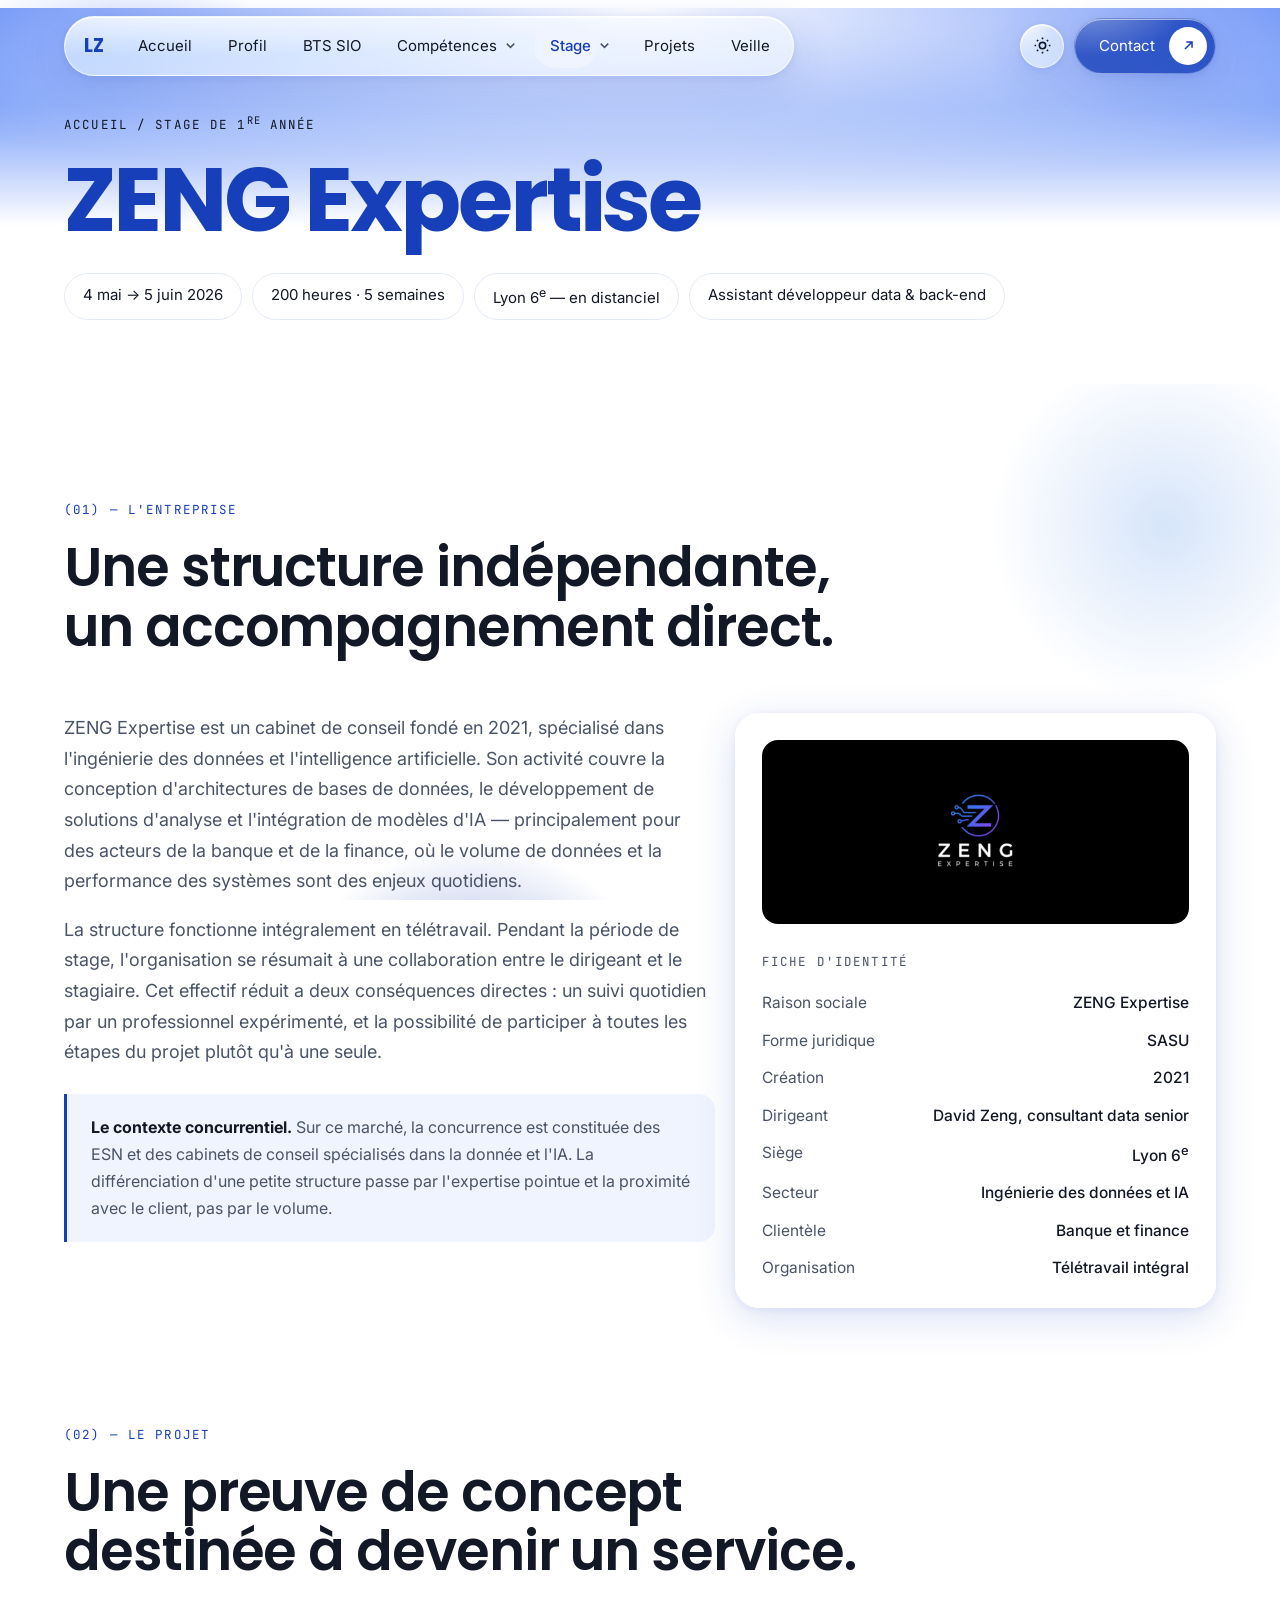
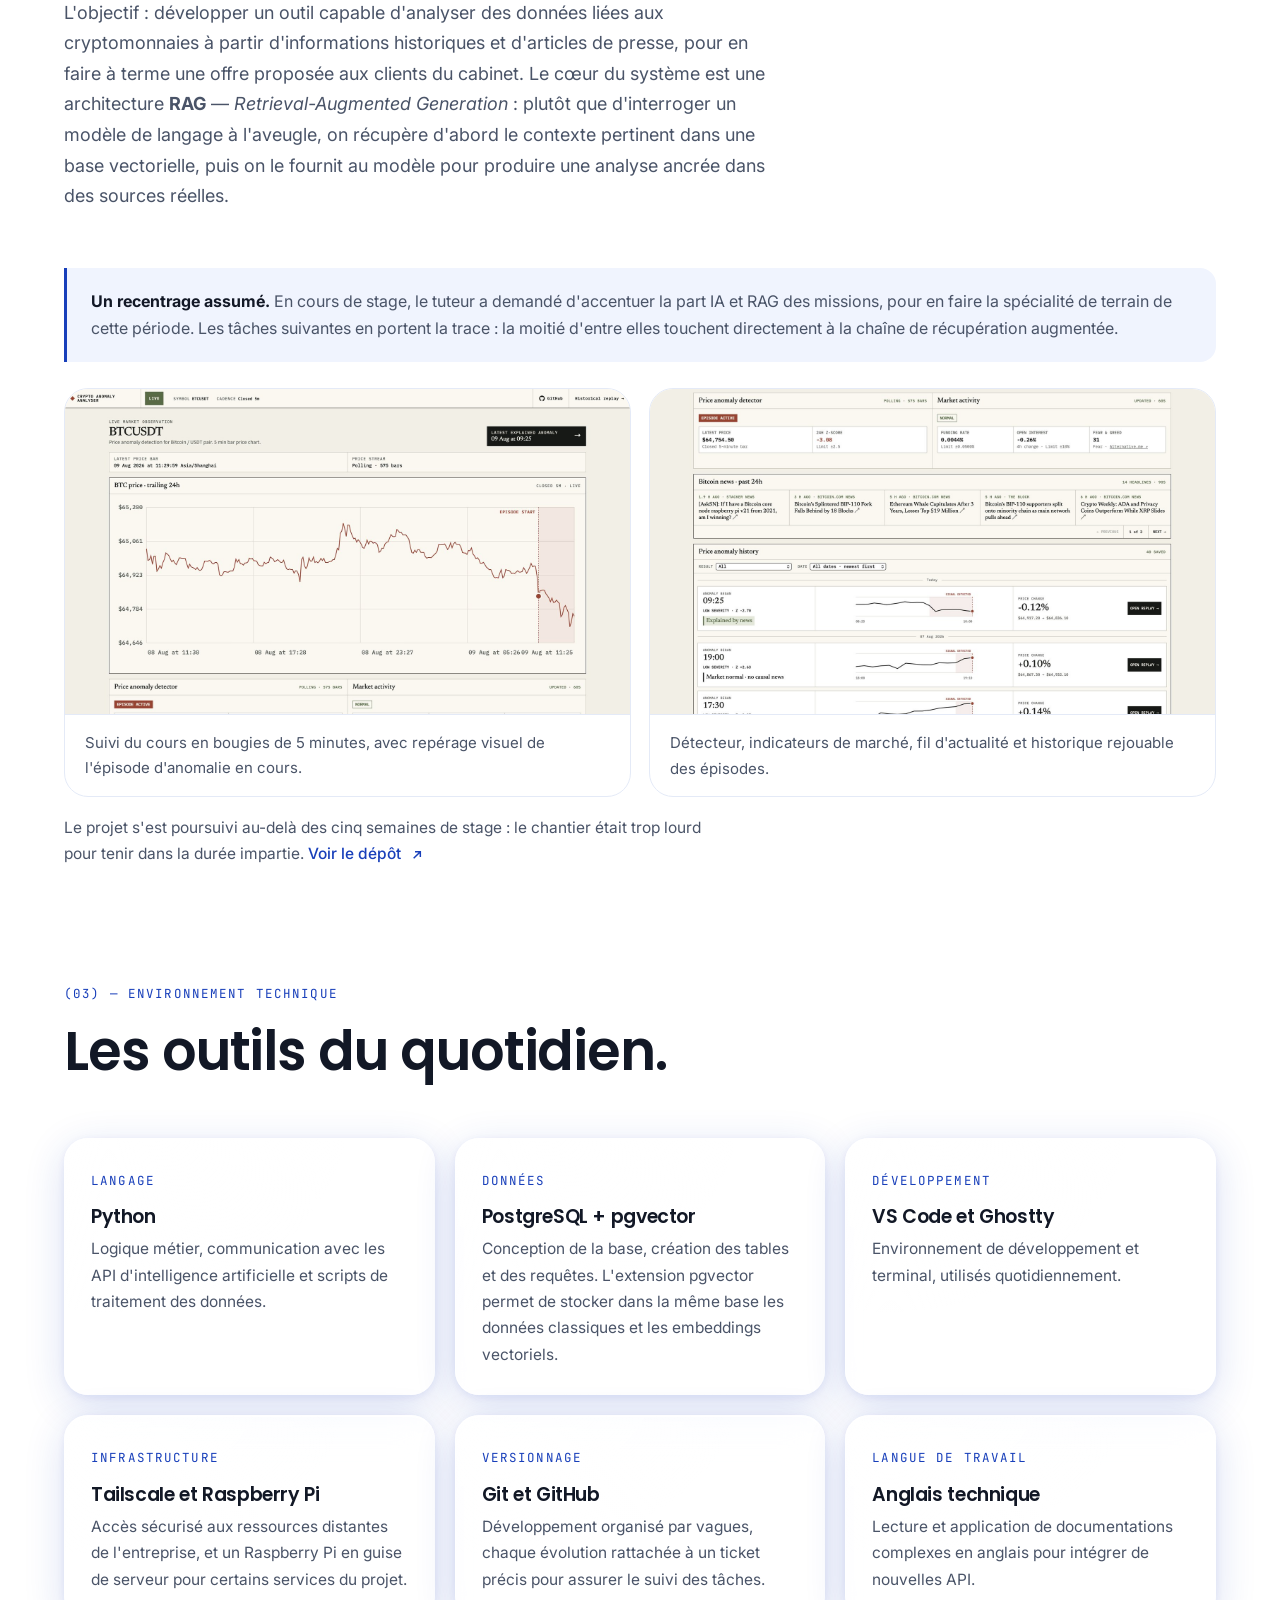
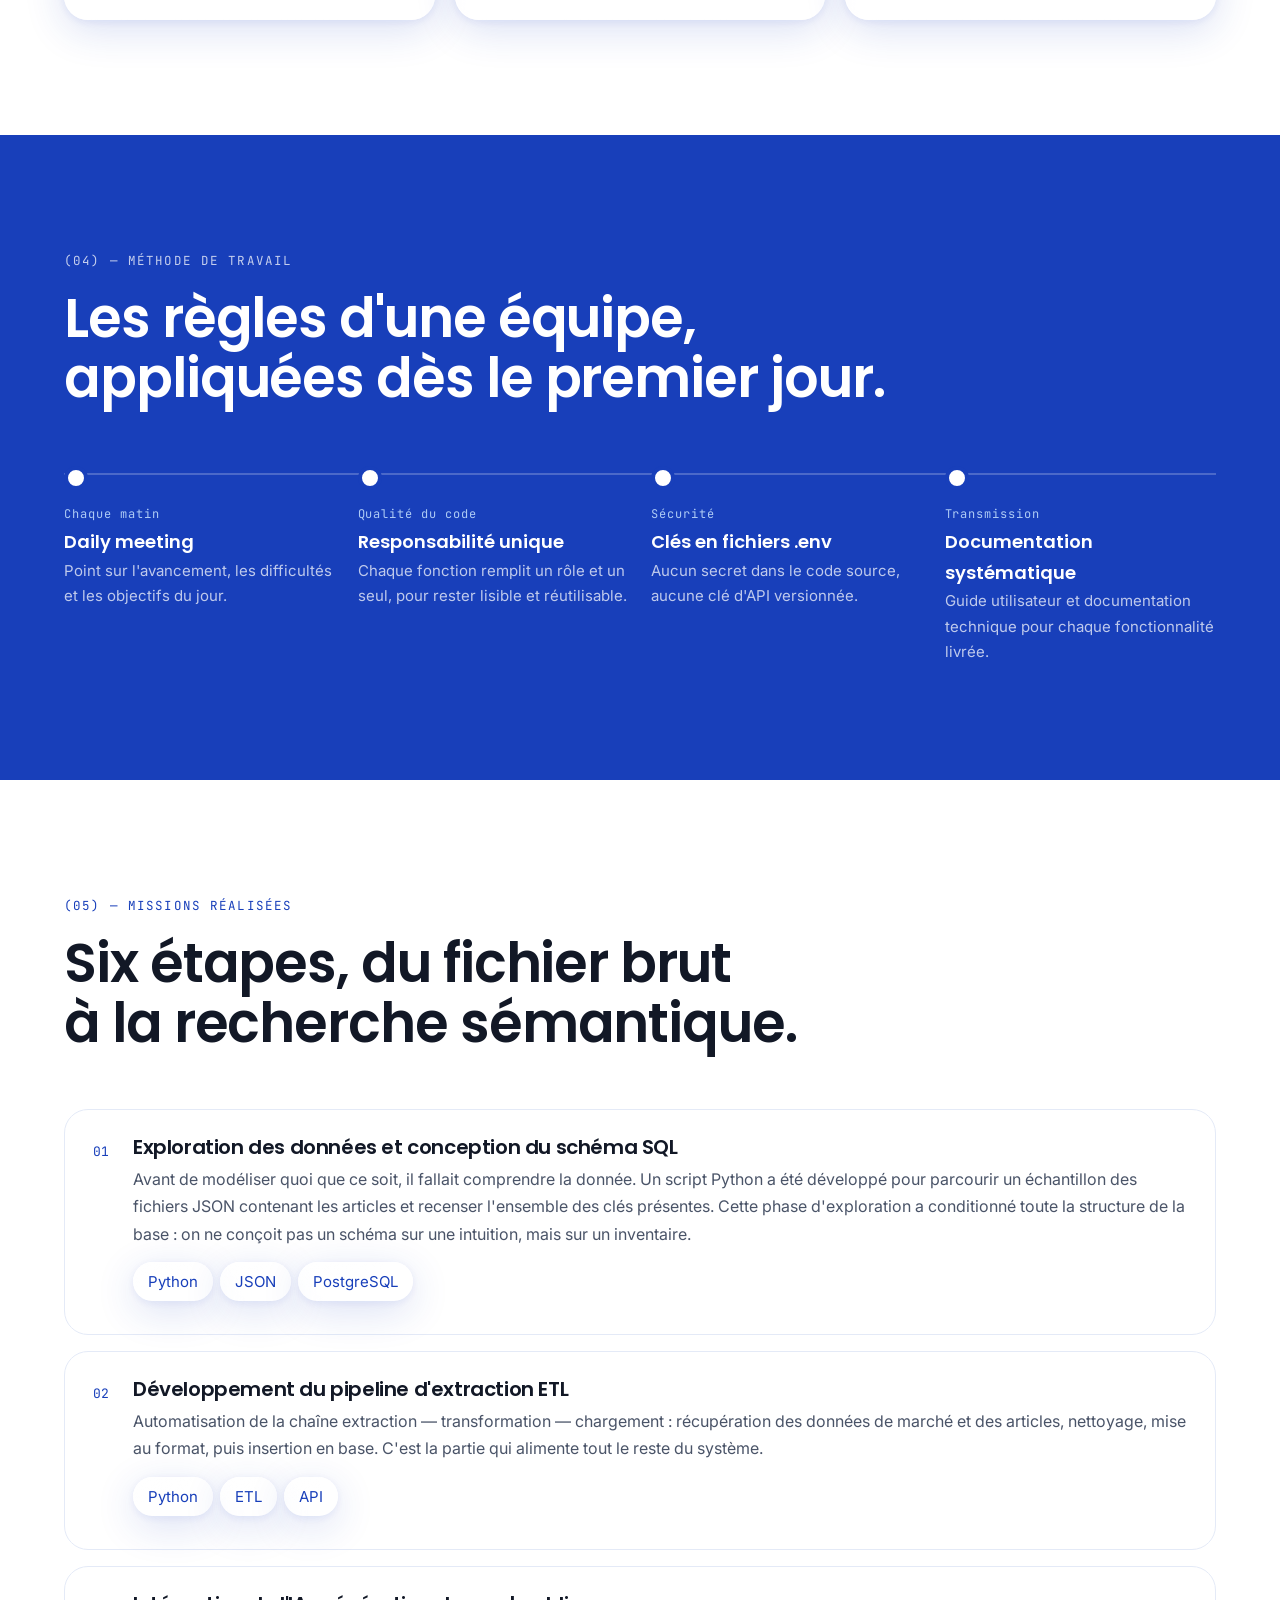
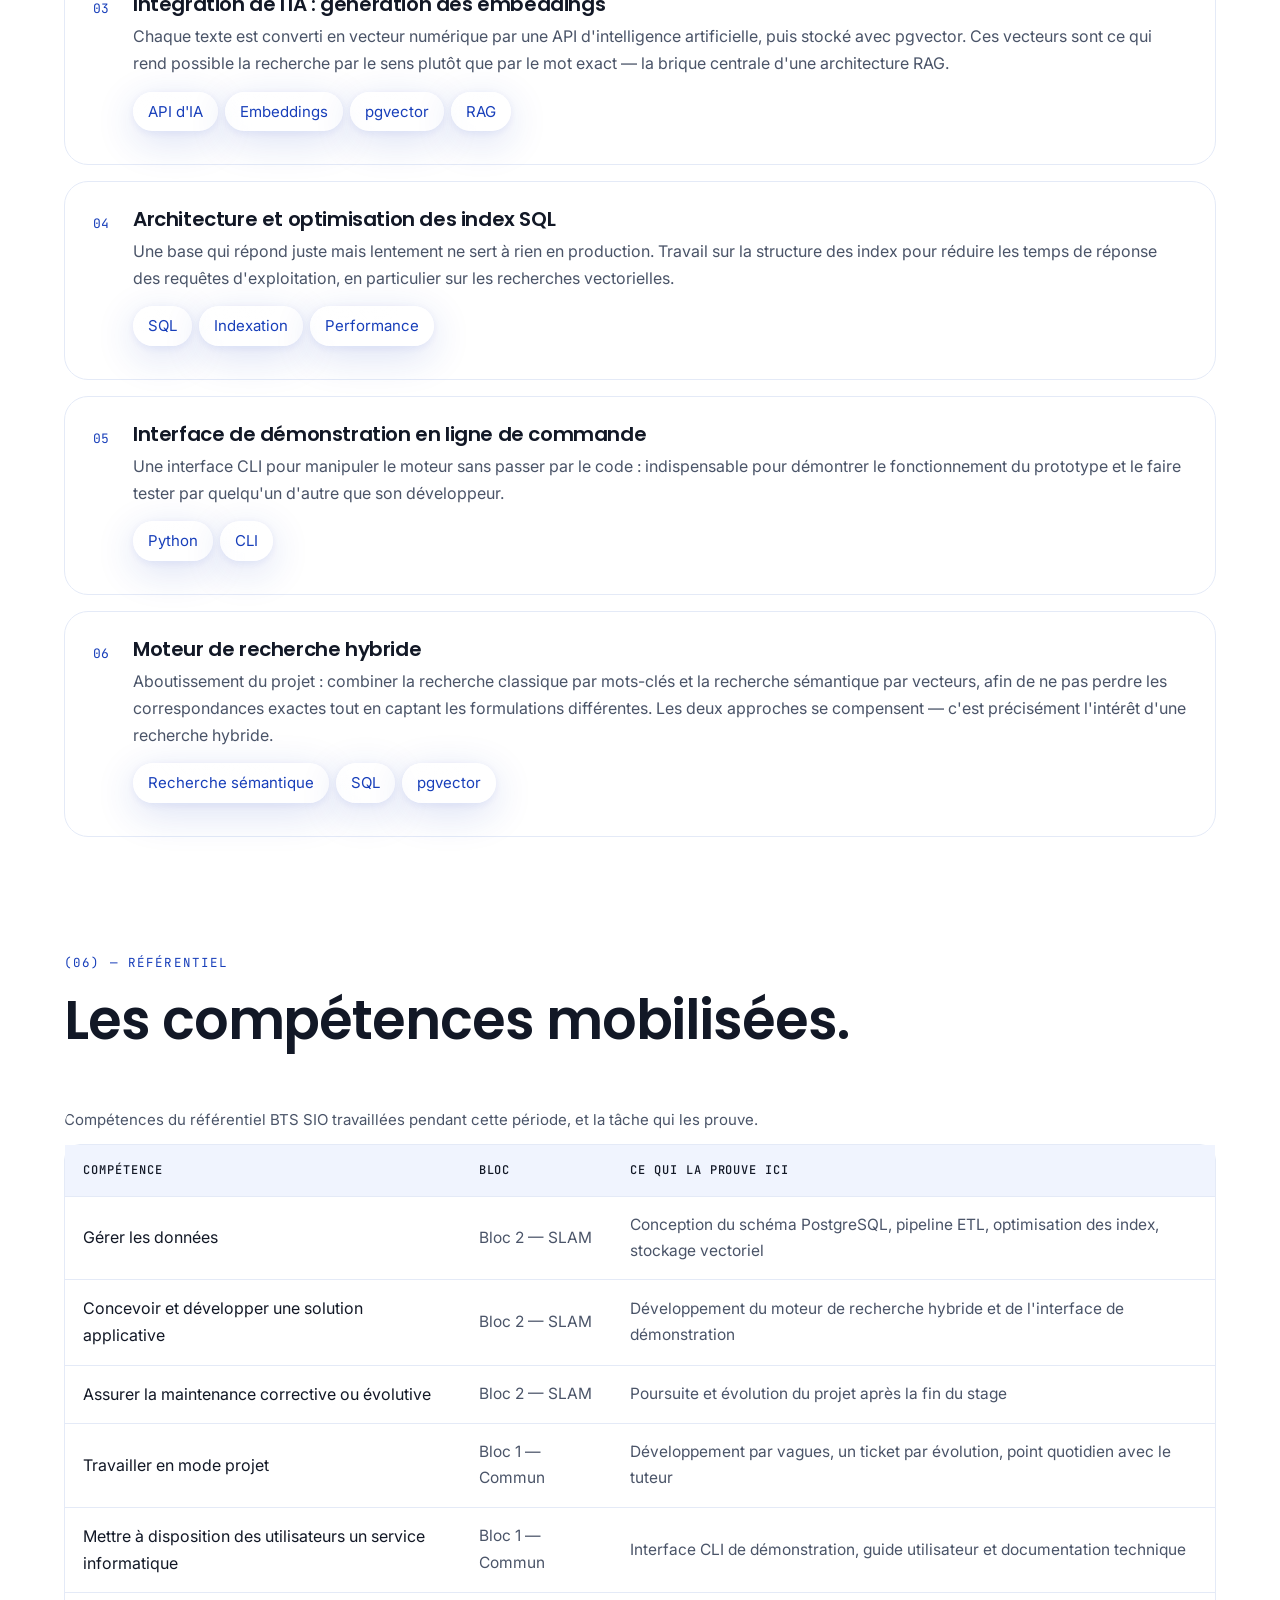
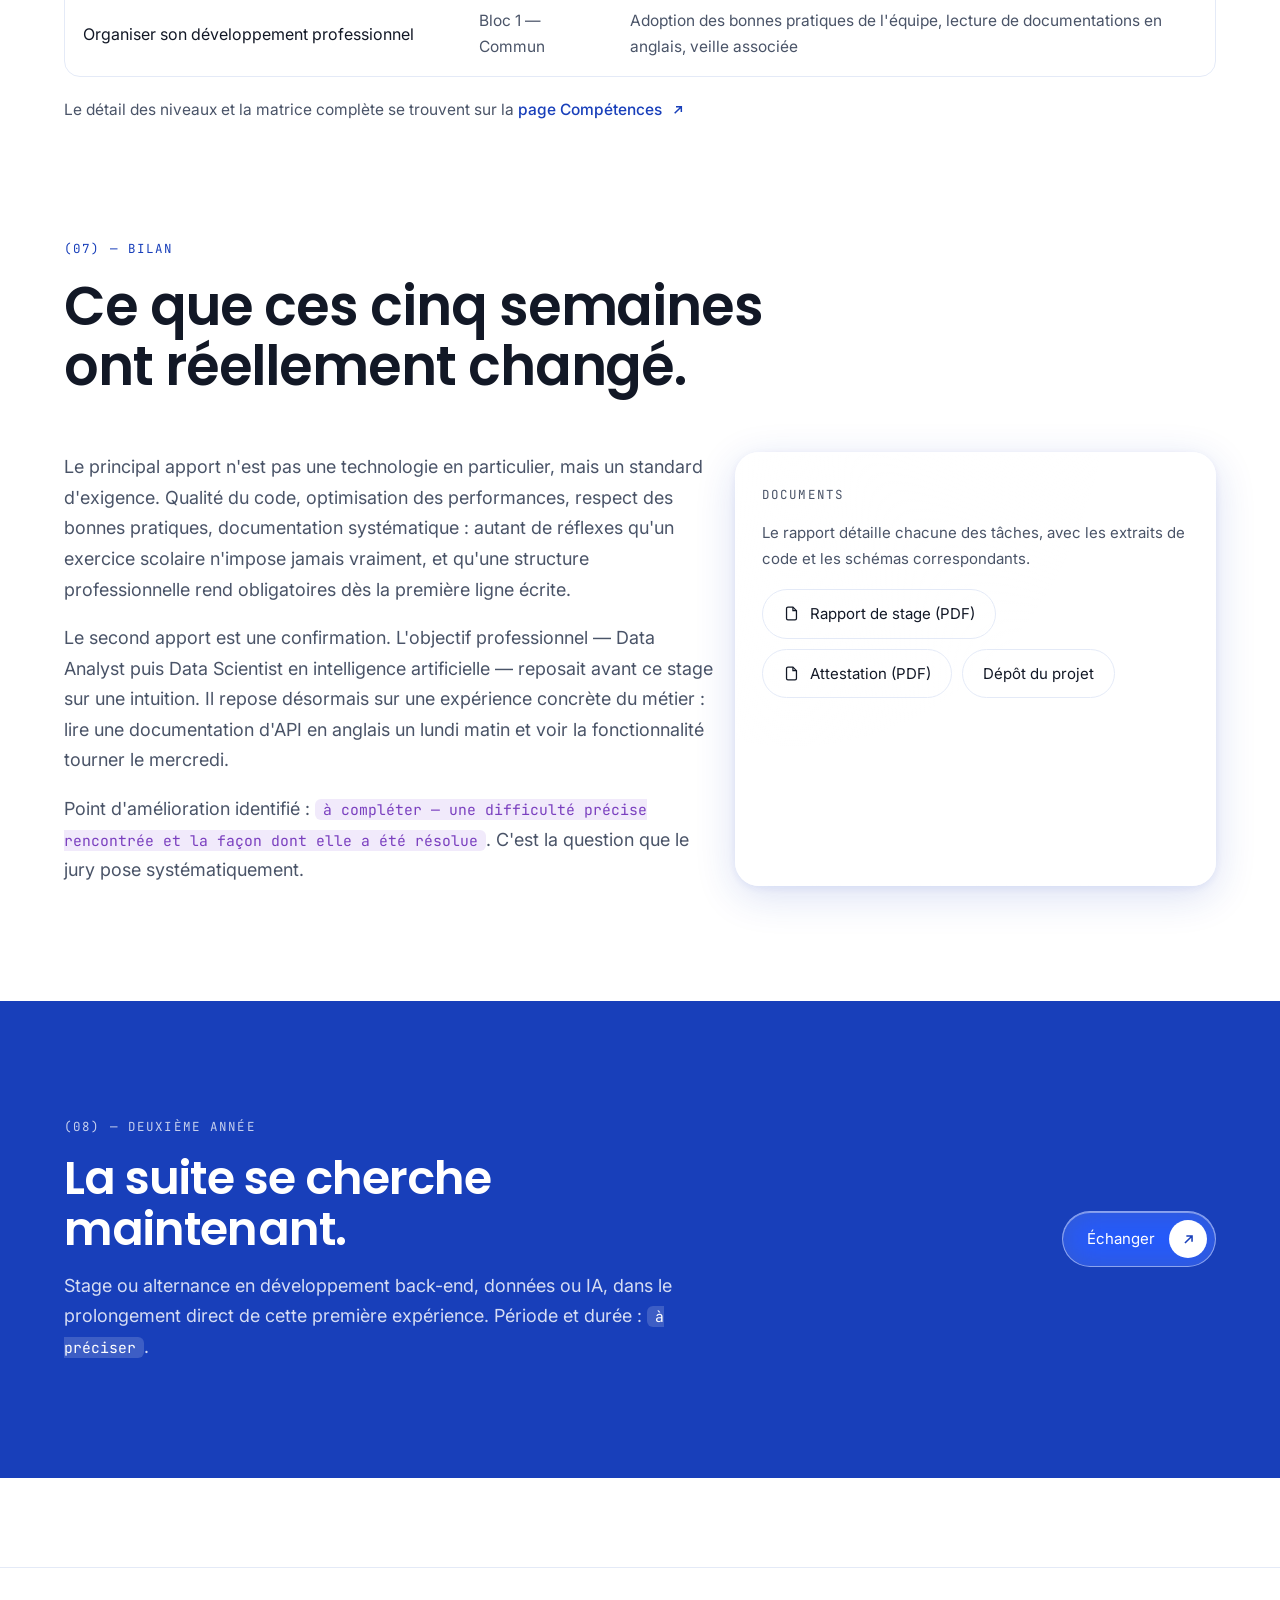
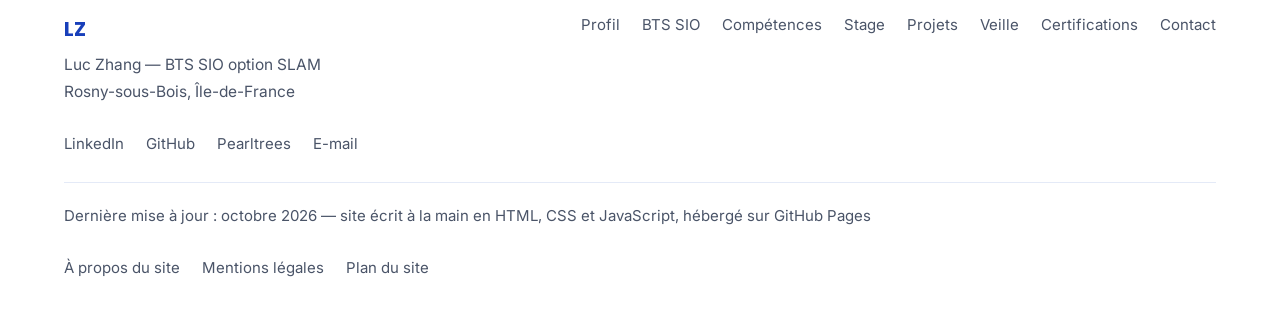
<file: stage-1.html>
<!DOCTYPE html>
<html lang="fr" data-theme="light">
<head>
<meta charset="utf-8">
<meta name="viewport" content="width=device-width, initial-scale=1">
<title>Stage de 1re année chez ZENG Expertise — Luc Zhang</title>
<meta name="description" content="Cinq semaines chez ZENG Expertise, cabinet de Data Engineering : conception d'un schéma PostgreSQL, pipeline ETL en Python et architecture RAG pour un moteur d'analyse de données crypto.">
<link rel="preconnect" href="https://fonts.googleapis.com">
<link rel="preconnect" href="https://fonts.gstatic.com" crossorigin>
<link href="https://fonts.googleapis.com/css2?family=Poppins:wght@500;600;700&family=Inter:wght@400;500;600&family=JetBrains+Mono:wght@400;500&display=swap" rel="stylesheet">
<link rel="stylesheet" href="assets/css/style.css">
</head>
<body>
<a class="skip" href="#main">Aller au contenu</a>
<div class="progress" id="progress"></div>

<!-- #header -->
<header class="hdr" id="hdr">
  <div class="wrap hdr-in">
    <nav class="navpill" id="nav" aria-label="Navigation principale">
      <a class="logo" href="index.html">LZ</a>
      <a class="nl" href="index.html">Accueil</a>
      <a class="nl" href="profil.html">Profil</a>
      <a class="nl" href="bts-sio.html">BTS SIO</a>
      <div class="has-sub">
        <a class="nl nl-main" href="competences.html">Compétences</a>
        <button class="nl-toggle" aria-expanded="false" aria-label="Ouvrir le sous-menu Compétences">
          <svg viewBox="0 0 24 24" fill="none" stroke="currentColor" stroke-width="2.4"><path d="M6 9l6 6 6-6"/></svg>
        </button>
        <div class="sub">
          <a href="competences.html">Référentiel<span>Les compétences et leurs preuves</span></a>
          <a href="certifications.html">Certifications</a>
        </div>
      </div>
      <div class="has-sub">
        <a class="nl nl-main" href="stage-1.html" aria-current="page">Stage</a>
        <button class="nl-toggle" aria-expanded="false" aria-label="Ouvrir le sous-menu Stage">
          <svg viewBox="0 0 24 24" fill="none" stroke="currentColor" stroke-width="2.4"><path d="M6 9l6 6 6-6"/></svg>
        </button>
        <div class="sub">
          <a href="stage-1.html">1<sup>re</sup> année<span>ZENG Expertise — effectué</span></a>
          <a href="stage-2.html">2<sup>e</sup> année<span>À venir</span></a>
        </div>
      </div>
      <a class="nl" href="projets.html">Projets</a>
      <a class="nl" href="veille.html">Veille</a>
    </nav>
    <div class="hdr-right">
      <button class="icon-btn burger" id="burger" aria-label="Ouvrir le menu" aria-expanded="false">
        <svg viewBox="0 0 24 24" fill="none" stroke="currentColor" stroke-width="2"><path d="M4 7h16M4 12h16M4 17h16"/></svg>
      </button>
      <button class="icon-btn" id="theme" aria-label="Basculer le thème sombre">
        <svg viewBox="0 0 24 24" fill="none" stroke="currentColor" stroke-width="2"><circle cx="12" cy="12" r="4"/><path d="M12 2v2M12 20v2M2 12h2M20 12h2M5 5l1.5 1.5M17.5 17.5L19 19M19 5l-1.5 1.5M6.5 17.5L5 19"/></svg>
      </button>
      <a class="btn btn-deep" href="contact.html">Contact
        <span class="cir"><svg viewBox="0 0 24 24" fill="none" stroke="currentColor" stroke-width="2.2"><path d="M7 17L17 7M9 7h8v8"/></svg></span>
      </a>
    </div>
  </div>
</header>
<!-- /#header -->

<main id="main">

<!-- ============ EN-TÊTE DE PAGE ============ -->
<section class="pagehead">
  <div class="wrap">
    <p class="mono bread rv"><a href="index.html">Accueil</a> / Stage de 1<sup>re</sup> année</p>
    <h1 class="rv">ZENG Expertise</h1>
    <p class="sub rv">Cinq semaines dans un cabinet de Data Engineering, à construire la brique back-end et IA d'un moteur d'analyse de données crypto.</p>
    <div class="meta rv">
      <span>4 mai → 5 juin 2026</span>
      <span>200 heures · 5 semaines</span>
      <span>Lyon 6<sup>e</sup> — en distanciel</span>
      <span>Assistant développeur data &amp; back-end</span>
    </div>
  </div>
</section>

<!-- ============ 01 · L'ENTREPRISE ============ -->
<section class="sec wrap">
  <div class="sec-head rv">
    <span class="mono eyebrow">(01) — L'entreprise</span>
    <h2>Une structure indépendante,<br>un accompagnement direct.</h2>
  </div>
  <div class="grid-2">
    <div class="rv">
      <p class="lead">ZENG Expertise est un cabinet de conseil fondé en 2021, spécialisé dans l'ingénierie des données et l'intelligence artificielle. Son activité couvre la conception d'architectures de bases de données, le développement de solutions d'analyse et l'intégration de modèles d'IA — principalement pour des acteurs de la banque et de la finance, où le volume de données et la performance des systèmes sont des enjeux quotidiens.</p>
      <p class="lead" style="margin-top:18px">La structure fonctionne intégralement en télétravail. Pendant la période de stage, l'organisation se résumait à une collaboration entre le dirigeant et le stagiaire. Cet effectif réduit a deux conséquences directes : un suivi quotidien par un professionnel expérimenté, et la possibilité de participer à toutes les étapes du projet plutôt qu'à une seule.</p>
      <div class="note rv" style="margin-top:26px">
        <b>Le contexte concurrentiel.</b> Sur ce marché, la concurrence est constituée des ESN et des cabinets de conseil spécialisés dans la donnée et l'IA. La différenciation d'une petite structure passe par l'expertise pointue et la proximité avec le client, pas par le volume.
      </div>
    </div>
    <aside class="card idcard rv">
      <div style="background:#000;border-radius:var(--r);padding:26px;display:grid;place-items:center;margin-bottom:22px">
        <img src="assets/img/logo-zeng.png" alt="Logo de ZENG Expertise" width="132">
      </div>
      <span class="mono" style="color:var(--sec)">Fiche d'identité</span>
      <dl style="margin-top:16px">
        <dt>Raison sociale</dt><dd>ZENG Expertise</dd>
        <dt>Forme juridique</dt><dd>SASU</dd>
        <dt>Création</dt><dd>2021</dd>
        <dt>Dirigeant</dt><dd>David Zeng, consultant data senior</dd>
        <dt>Siège</dt><dd>Lyon 6<sup>e</sup></dd>
        <dt>Secteur</dt><dd>Ingénierie des données et IA</dd>
        <dt>Clientèle</dt><dd>Banque et finance</dd>
        <dt>Organisation</dt><dd>Télétravail intégral</dd>
      </dl>
    </aside>
  </div>
</section>

<!-- ============ 02 · LE PROJET ============ -->
<section class="sec wrap" style="padding-top:0">
  <div class="sec-head rv">
    <span class="mono eyebrow">(02) — Le projet</span>
    <h2>Une preuve de concept<br>destinée à devenir un service.</h2>
    <p class="lead" style="margin-top:16px">L'objectif : développer un outil capable d'analyser des données liées aux cryptomonnaies à partir d'informations historiques et d'articles de presse, pour en faire à terme une offre proposée aux clients du cabinet. Le cœur du système est une architecture <strong>RAG</strong> — <em>Retrieval-Augmented Generation</em> : plutôt que d'interroger un modèle de langage à l'aveugle, on récupère d'abord le contexte pertinent dans une base vectorielle, puis on le fournit au modèle pour produire une analyse ancrée dans des sources réelles.</p>
  </div>

  <div class="note rv" style="margin-bottom:26px">
    <b>Un recentrage assumé.</b> En cours de stage, le tuteur a demandé d'accentuer la part IA et RAG des missions, pour en faire la spécialité de terrain de cette période. Les tâches suivantes en portent la trace : la moitié d'entre elles touchent directement à la chaîne de récupération augmentée.
  </div>

  <div class="gal rv">
    <figure>
      <img src="assets/img/crypto-dashboard.jpg" alt="Tableau de bord affichant le cours du Bitcoin sur 24 heures avec une zone d'anomalie signalée" loading="lazy">
      <figcaption>Suivi du cours en bougies de 5 minutes, avec repérage visuel de l'épisode d'anomalie en cours.</figcaption>
    </figure>
    <figure>
      <img src="assets/img/crypto-detector.jpg" alt="Détecteur d'anomalies, activité de marché et historique des épisodes détectés" loading="lazy">
      <figcaption>Détecteur, indicateurs de marché, fil d'actualité et historique rejouable des épisodes.</figcaption>
    </figure>
  </div>
  <p class="lead rv" style="margin-top:18px;font-size:15.5px">Le projet s'est poursuivi au-delà des cinq semaines de stage : le chantier était trop lourd pour tenir dans la durée impartie. <a class="link" href="https://github.com/Zeng-Zer/crypto-analyser" rel="noopener">Voir le dépôt<svg viewBox="0 0 24 24" fill="none" stroke="currentColor" stroke-width="2.2"><path d="M7 17L17 7M9 7h8v8"/></svg></a></p>
</section>

<!-- ============ 03 · ENVIRONNEMENT TECHNIQUE ============ -->
<section class="sec wrap" style="padding-top:0">
  <div class="sec-head rv">
    <span class="mono eyebrow">(03) — Environnement technique</span>
    <h2>Les outils du quotidien.</h2>
  </div>
  <div class="grid-3">
    <div class="card rv">
      <span class="mono" style="color:var(--deep)">Langage</span>
      <h3 style="font-size:19px;margin:14px 0 8px">Python</h3>
      <p style="font-size:15.5px;color:var(--sec)">Logique métier, communication avec les API d'intelligence artificielle et scripts de traitement des données.</p>
    </div>
    <div class="card rv">
      <span class="mono" style="color:var(--deep)">Données</span>
      <h3 style="font-size:19px;margin:14px 0 8px">PostgreSQL + pgvector</h3>
      <p style="font-size:15.5px;color:var(--sec)">Conception de la base, création des tables et des requêtes. L'extension pgvector permet de stocker dans la même base les données classiques et les embeddings vectoriels.</p>
    </div>
    <div class="card rv">
      <span class="mono" style="color:var(--deep)">Développement</span>
      <h3 style="font-size:19px;margin:14px 0 8px">VS Code et Ghostty</h3>
      <p style="font-size:15.5px;color:var(--sec)">Environnement de développement et terminal, utilisés quotidiennement.</p>
    </div>
    <div class="card rv">
      <span class="mono" style="color:var(--deep)">Infrastructure</span>
      <h3 style="font-size:19px;margin:14px 0 8px">Tailscale et Raspberry Pi</h3>
      <p style="font-size:15.5px;color:var(--sec)">Accès sécurisé aux ressources distantes de l'entreprise, et un Raspberry Pi en guise de serveur pour certains services du projet.</p>
    </div>
    <div class="card rv">
      <span class="mono" style="color:var(--deep)">Versionnage</span>
      <h3 style="font-size:19px;margin:14px 0 8px">Git et GitHub</h3>
      <p style="font-size:15.5px;color:var(--sec)">Développement organisé par vagues, chaque évolution rattachée à un ticket précis pour assurer le suivi des tâches.</p>
    </div>
    <div class="card rv">
      <span class="mono" style="color:var(--deep)">Langue de travail</span>
      <h3 style="font-size:19px;margin:14px 0 8px">Anglais technique</h3>
      <p style="font-size:15.5px;color:var(--sec)">Lecture et application de documentations complexes en anglais pour intégrer de nouvelles API.</p>
    </div>
  </div>
</section>

<!-- ============ 04 · MÉTHODE ============ -->
<section class="sec band">
  <div class="wrap">
    <div class="sec-head rv">
      <span class="mono" style="display:block;margin-bottom:18px">(04) — Méthode de travail</span>
      <h2>Les règles d'une équipe,<br>appliquées dès le premier jour.</h2>
    </div>
    <div class="timeline">
      <div class="tl rv"><em>Chaque matin</em><b>Daily meeting</b><span>Point sur l'avancement, les difficultés et les objectifs du jour.</span></div>
      <div class="tl rv"><em>Qualité du code</em><b>Responsabilité unique</b><span>Chaque fonction remplit un rôle et un seul, pour rester lisible et réutilisable.</span></div>
      <div class="tl rv"><em>Sécurité</em><b>Clés en fichiers .env</b><span>Aucun secret dans le code source, aucune clé d'API versionnée.</span></div>
      <div class="tl rv"><em>Transmission</em><b>Documentation systématique</b><span>Guide utilisateur et documentation technique pour chaque fonctionnalité livrée.</span></div>
    </div>
  </div>
</section>

<!-- ============ 05 · MISSIONS ============ -->
<section class="sec wrap">
  <div class="sec-head rv">
    <span class="mono eyebrow">(05) — Missions réalisées</span>
    <h2>Six étapes, du fichier brut<br>à la recherche sémantique.</h2>
  </div>
  <div class="steps">
    <article class="step rv">
      <span class="n">01</span>
      <div>
        <h3>Exploration des données et conception du schéma SQL</h3>
        <p>Avant de modéliser quoi que ce soit, il fallait comprendre la donnée. Un script Python a été développé pour parcourir un échantillon des fichiers JSON contenant les articles et recenser l'ensemble des clés présentes. Cette phase d'exploration a conditionné toute la structure de la base : on ne conçoit pas un schéma sur une intuition, mais sur un inventaire.</p>
        <div style="margin-top:14px"><span class="chip">Python</span><span class="chip">JSON</span><span class="chip">PostgreSQL</span></div>
      </div>
    </article>
    <article class="step rv">
      <span class="n">02</span>
      <div>
        <h3>Développement du pipeline d'extraction ETL</h3>
        <p>Automatisation de la chaîne extraction — transformation — chargement : récupération des données de marché et des articles, nettoyage, mise au format, puis insertion en base. C'est la partie qui alimente tout le reste du système.</p>
        <div style="margin-top:14px"><span class="chip">Python</span><span class="chip">ETL</span><span class="chip">API</span></div>
      </div>
    </article>
    <article class="step rv">
      <span class="n">03</span>
      <div>
        <h3>Intégration de l'IA : génération des embeddings</h3>
        <p>Chaque texte est converti en vecteur numérique par une API d'intelligence artificielle, puis stocké avec pgvector. Ces vecteurs sont ce qui rend possible la recherche par le sens plutôt que par le mot exact — la brique centrale d'une architecture RAG.</p>
        <div style="margin-top:14px"><span class="chip">API d'IA</span><span class="chip">Embeddings</span><span class="chip">pgvector</span><span class="chip">RAG</span></div>
      </div>
    </article>
    <article class="step rv">
      <span class="n">04</span>
      <div>
        <h3>Architecture et optimisation des index SQL</h3>
        <p>Une base qui répond juste mais lentement ne sert à rien en production. Travail sur la structure des index pour réduire les temps de réponse des requêtes d'exploitation, en particulier sur les recherches vectorielles.</p>
        <div style="margin-top:14px"><span class="chip">SQL</span><span class="chip">Indexation</span><span class="chip">Performance</span></div>
      </div>
    </article>
    <article class="step rv">
      <span class="n">05</span>
      <div>
        <h3>Interface de démonstration en ligne de commande</h3>
        <p>Une interface CLI pour manipuler le moteur sans passer par le code : indispensable pour démontrer le fonctionnement du prototype et le faire tester par quelqu'un d'autre que son développeur.</p>
        <div style="margin-top:14px"><span class="chip">Python</span><span class="chip">CLI</span></div>
      </div>
    </article>
    <article class="step rv">
      <span class="n">06</span>
      <div>
        <h3>Moteur de recherche hybride</h3>
        <p>Aboutissement du projet : combiner la recherche classique par mots-clés et la recherche sémantique par vecteurs, afin de ne pas perdre les correspondances exactes tout en captant les formulations différentes. Les deux approches se compensent — c'est précisément l'intérêt d'une recherche hybride.</p>
        <div style="margin-top:14px"><span class="chip">Recherche sémantique</span><span class="chip">SQL</span><span class="chip">pgvector</span></div>
      </div>
    </article>
  </div>
</section>

<!-- ============ 06 · COMPÉTENCES ============ -->
<section class="sec wrap" style="padding-top:0">
  <div class="sec-head rv">
    <span class="mono eyebrow">(06) — Référentiel</span>
    <h2>Les compétences mobilisées.</h2>
  </div>
  <table class="tbl rv">
    <caption>Compétences du référentiel BTS SIO travaillées pendant cette période, et la tâche qui les prouve.</caption>
    <thead>
      <tr><th scope="col">Compétence</th><th scope="col">Bloc</th><th scope="col">Ce qui la prouve ici</th></tr>
    </thead>
    <tbody>
      <tr>
        <td data-l="Compétence">Gérer les données</td>
        <td data-l="Bloc" class="sec">Bloc 2 — SLAM</td>
        <td data-l="Preuve" class="sec">Conception du schéma PostgreSQL, pipeline ETL, optimisation des index, stockage vectoriel</td>
      </tr>
      <tr>
        <td data-l="Compétence">Concevoir et développer une solution applicative</td>
        <td data-l="Bloc" class="sec">Bloc 2 — SLAM</td>
        <td data-l="Preuve" class="sec">Développement du moteur de recherche hybride et de l'interface de démonstration</td>
      </tr>
      <tr>
        <td data-l="Compétence">Assurer la maintenance corrective ou évolutive</td>
        <td data-l="Bloc" class="sec">Bloc 2 — SLAM</td>
        <td data-l="Preuve" class="sec">Poursuite et évolution du projet après la fin du stage</td>
      </tr>
      <tr>
        <td data-l="Compétence">Travailler en mode projet</td>
        <td data-l="Bloc" class="sec">Bloc 1 — Commun</td>
        <td data-l="Preuve" class="sec">Développement par vagues, un ticket par évolution, point quotidien avec le tuteur</td>
      </tr>
      <tr>
        <td data-l="Compétence">Mettre à disposition des utilisateurs un service informatique</td>
        <td data-l="Bloc" class="sec">Bloc 1 — Commun</td>
        <td data-l="Preuve" class="sec">Interface CLI de démonstration, guide utilisateur et documentation technique</td>
      </tr>
      <tr>
        <td data-l="Compétence">Organiser son développement professionnel</td>
        <td data-l="Bloc" class="sec">Bloc 1 — Commun</td>
        <td data-l="Preuve" class="sec">Adoption des bonnes pratiques de l'équipe, lecture de documentations en anglais, veille associée</td>
      </tr>
    </tbody>
  </table>
  <p class="lead rv" style="margin-top:20px;font-size:15.5px">Le détail des niveaux et la matrice complète se trouvent sur la <a class="link" href="competences.html">page Compétences<svg viewBox="0 0 24 24" fill="none" stroke="currentColor" stroke-width="2.2"><path d="M7 17L17 7M9 7h8v8"/></svg></a></p>
</section>

<!-- ============ 07 · BILAN ============ -->
<section class="sec wrap" style="padding-top:0">
  <div class="sec-head rv">
    <span class="mono eyebrow">(07) — Bilan</span>
    <h2>Ce que ces cinq semaines<br>ont réellement changé.</h2>
  </div>
  <div class="grid-2">
    <div class="rv">
      <p class="lead">Le principal apport n'est pas une technologie en particulier, mais un standard d'exigence. Qualité du code, optimisation des performances, respect des bonnes pratiques, documentation systématique : autant de réflexes qu'un exercice scolaire n'impose jamais vraiment, et qu'une structure professionnelle rend obligatoires dès la première ligne écrite.</p>
      <p class="lead" style="margin-top:18px">Le second apport est une confirmation. L'objectif professionnel — Data Analyst puis Data Scientist en intelligence artificielle — reposait avant ce stage sur une intuition. Il repose désormais sur une expérience concrète du métier : lire une documentation d'API en anglais un lundi matin et voir la fonctionnalité tourner le mercredi.</p>
      <p class="lead" style="margin-top:18px">Point d'amélioration identifié : <span class="todo">à compléter — une difficulté précise rencontrée et la façon dont elle a été résolue</span>. C'est la question que le jury pose systématiquement.</p>
    </div>
    <div class="card rv">
      <span class="mono" style="color:var(--sec)">Documents</span>
      <p style="font-size:15px;color:var(--sec);margin-top:12px">Le rapport détaille chacune des tâches, avec les extraits de code et les schémas correspondants.</p>
      <div class="docs" style="border:0;padding-top:18px;margin-top:0">
        <a class="doc" href="assets/docs/rapport-de-stage.pdf">
          <svg viewBox="0 0 24 24" fill="none" stroke="currentColor" stroke-width="1.8" style="width:17px;height:17px"><path d="M14 3H7a2 2 0 0 0-2 2v14a2 2 0 0 0 2 2h10a2 2 0 0 0 2-2V8z"/><path d="M14 3v5h5"/></svg>
          Rapport de stage (PDF)</a>
        <a class="doc" href="assets/docs/attestation-de-stage.pdf">
          <svg viewBox="0 0 24 24" fill="none" stroke="currentColor" stroke-width="1.8" style="width:17px;height:17px"><path d="M14 3H7a2 2 0 0 0-2 2v14a2 2 0 0 0 2 2h10a2 2 0 0 0 2-2V8z"/><path d="M14 3v5h5"/></svg>
          Attestation (PDF)</a>
        <a class="doc" href="https://github.com/Zeng-Zer/crypto-analyser" rel="noopener">Dépôt du projet</a>
      </div>
    </div>
  </div>
</section>

<!-- ============ 08 · STAGE 2 ============ -->
<section class="sec band">
  <div class="wrap" style="display:flex;align-items:center;justify-content:space-between;gap:34px;flex-wrap:wrap">
    <div class="rv" style="max-width:62ch">
      <span class="mono" style="display:block;margin-bottom:16px">(08) — Deuxième année</span>
      <h2 style="font-size:clamp(28px,4vw,46px)">La suite se cherche maintenant.</h2>
      <p class="lead" style="margin-top:16px">Stage ou alternance en développement back-end, données ou IA, dans le prolongement direct de cette première expérience. Période et durée : <span class="todo" style="background:rgba(255,255,255,.16);color:#fff">à préciser</span>.</p>
    </div>
    <a class="btn btn-ghost rv" href="contact.html">Échanger
      <span class="cir"><svg viewBox="0 0 24 24" fill="none" stroke="currentColor" stroke-width="2.2"><path d="M7 17L17 7M9 7h8v8"/></svg></span></a>
  </div>
</section>

</main>

<!-- #footer -->
<footer class="ft">
  <div class="wrap">
    <div class="ft-in">
      <div>
        <span style="font-family:Poppins,sans-serif;font-weight:700;font-size:20px;color:var(--deep)">LZ</span>
        <p style="font-size:15.5px;color:var(--sec);margin-top:6px">Luc Zhang — BTS SIO option SLAM<br>Rosny-sous-Bois, Île-de-France</p>
      </div>
      <nav aria-label="Pages du site">
        <a href="profil.html">Profil</a>
        <a href="bts-sio.html">BTS SIO</a>
        <a href="competences.html">Compétences</a>
        <a href="stage-1.html">Stage</a>
        <a href="projets.html">Projets</a>
        <a href="veille.html">Veille</a>
        <a href="certifications.html">Certifications</a>
        <a href="contact.html">Contact</a>
      </nav>
      <nav aria-label="Liens externes">
        <a href="https://www.linkedin.com/in/luczhang8/" rel="noopener">LinkedIn</a>
        <a href="https://github.com/luckk11" rel="noopener">GitHub</a>
        <a href="https://www.pearltrees.com/lucque" rel="noopener">Pearltrees</a>
        <a href="mailto:zhg.luc2909@gmail.com">E-mail</a>
      </nav>
    </div>
    <div class="ft-in ft-bot">
      <span>Dernière mise à jour : octobre 2026 — site écrit à la main en HTML, CSS et JavaScript, hébergé sur GitHub Pages</span>
      <nav aria-label="Pages annexes">
        <a href="a-propos.html">À propos du site</a>
        <a href="mentions-legales.html">Mentions légales</a>
        <a href="plan-du-site.html">Plan du site</a>
      </nav>
    </div>
  </div>
</footer>
<!-- /#footer -->

<script src="assets/js/main.js" defer></script>
</body>
</html>
</file>
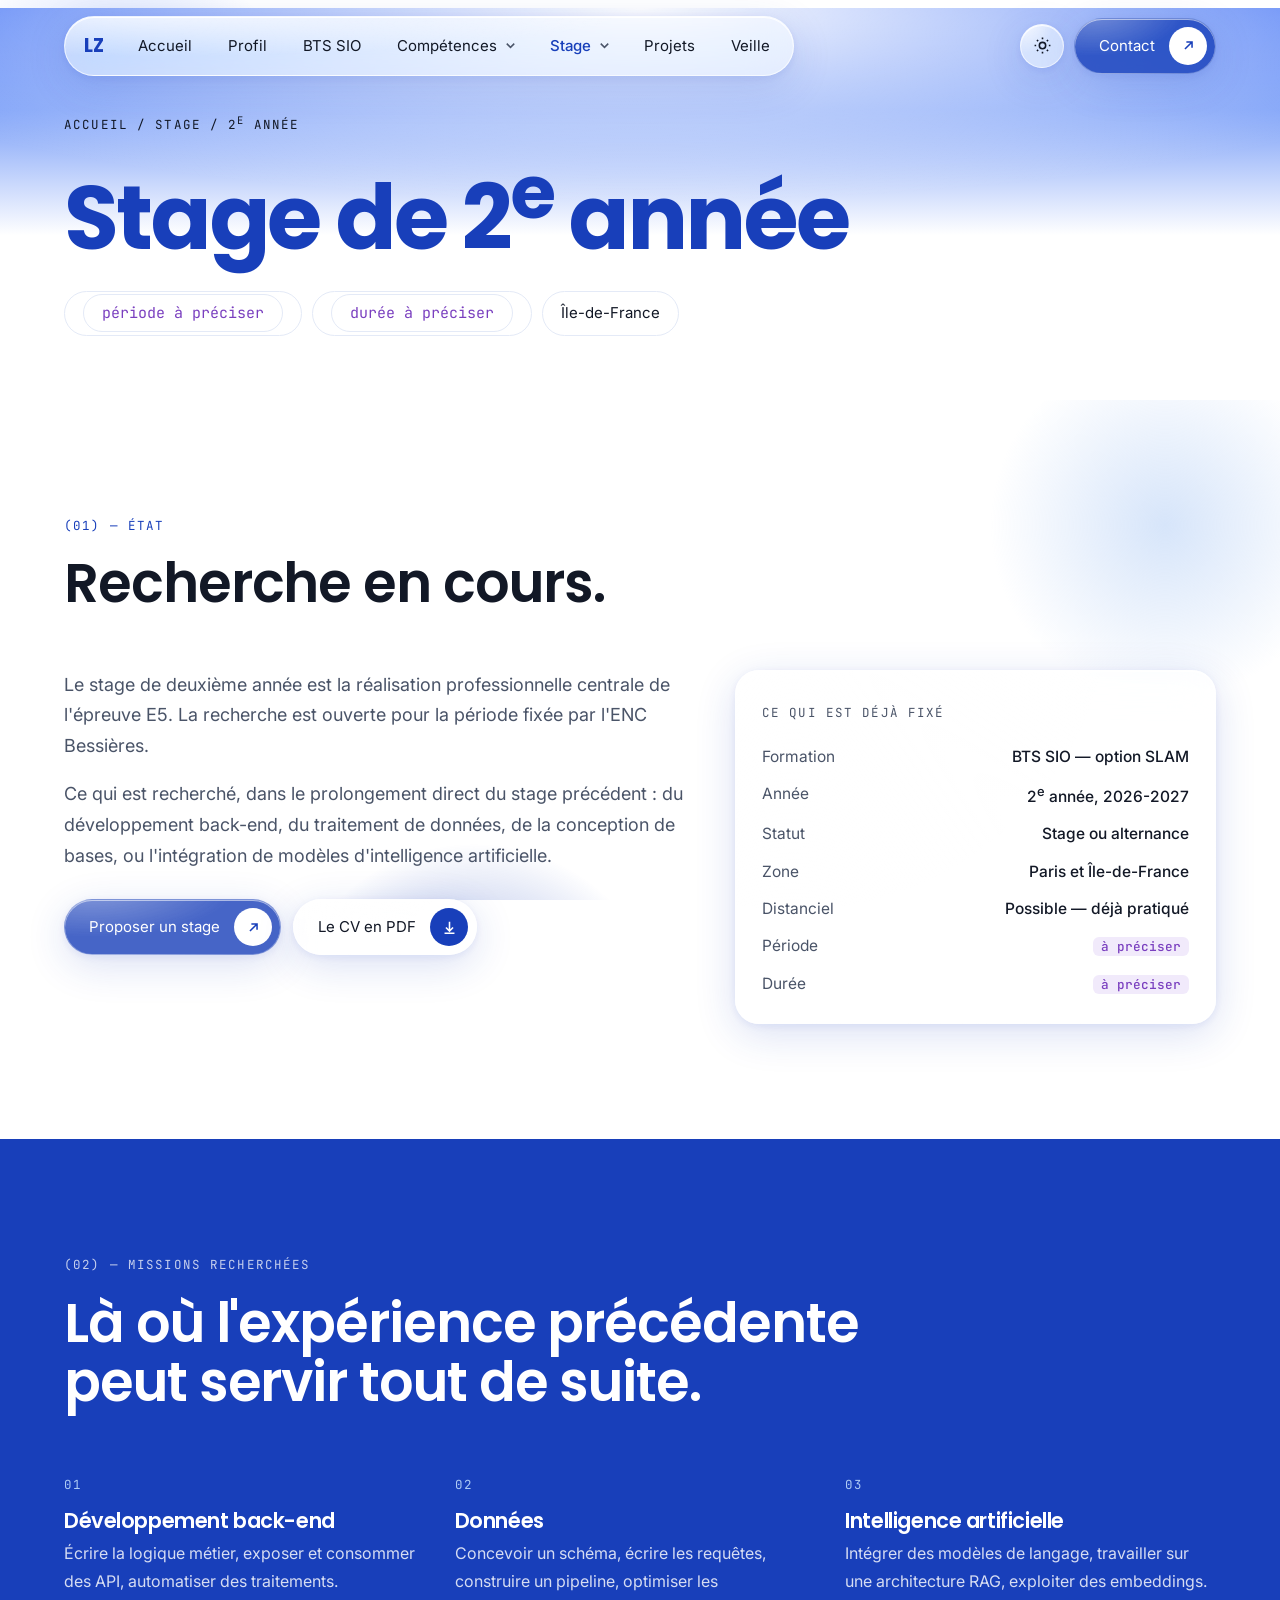
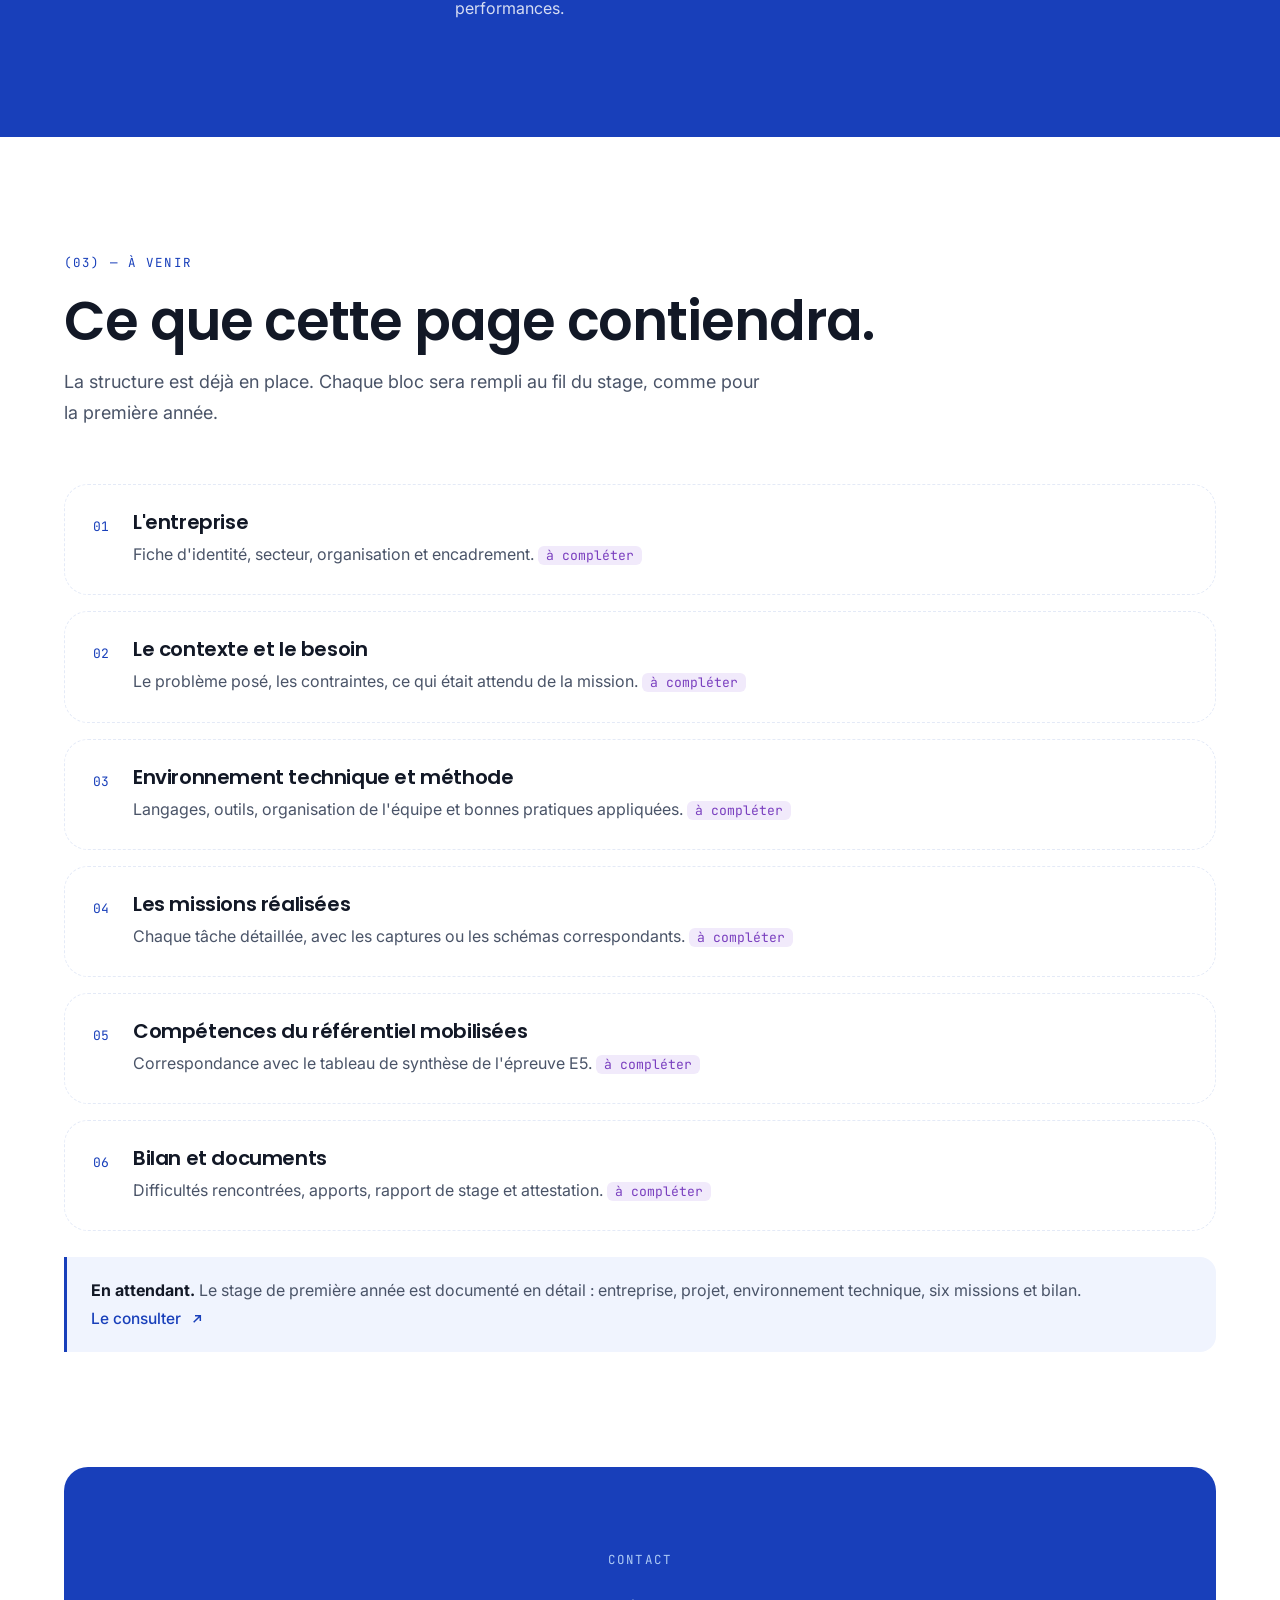
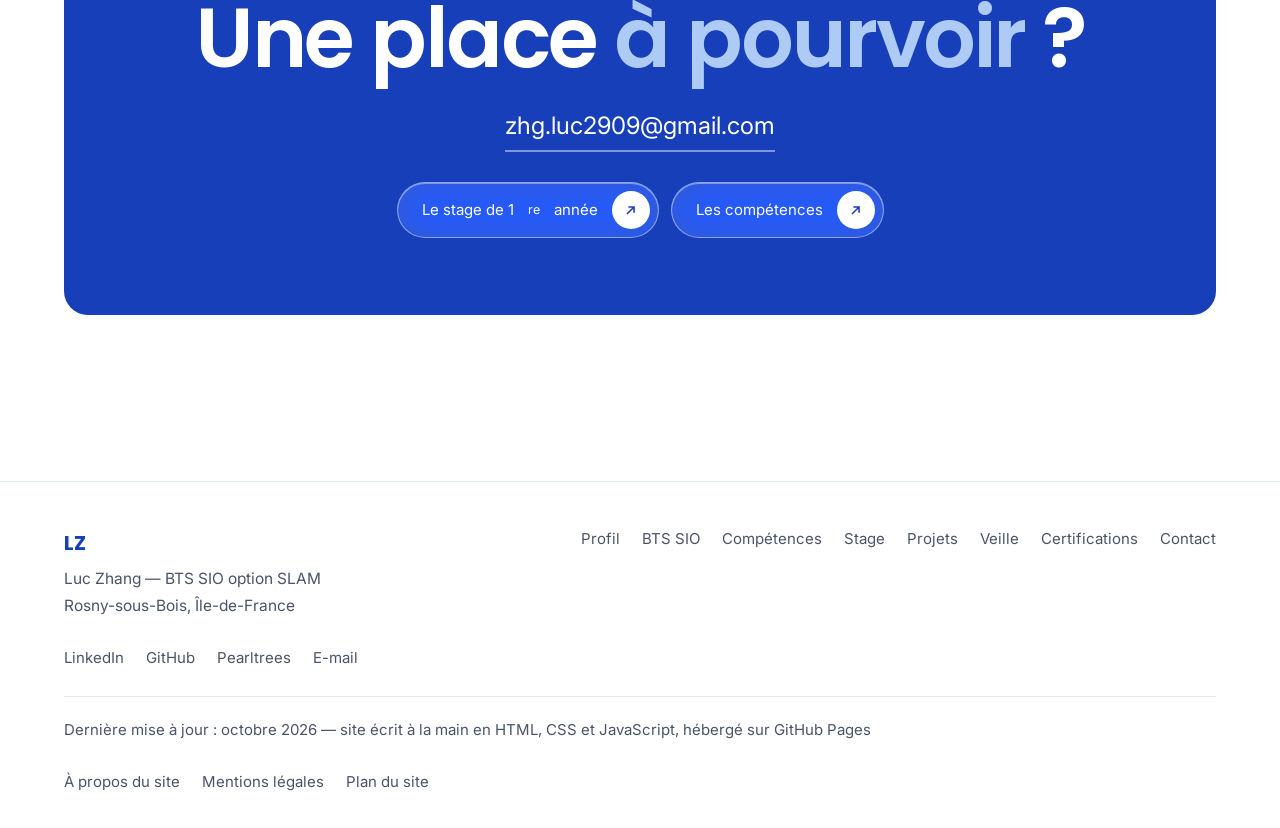
<file: stage-2.html>
<!DOCTYPE html>
<html lang="fr" data-theme="light">
<head>
<meta charset="utf-8">
<meta name="viewport" content="width=device-width, initial-scale=1">
<title>Stage de 2e année — Luc Zhang, BTS SIO option SLAM</title>
<meta name="description" content="Recherche d'un stage ou d'une alternance de 2e année en développement back-end, données et intelligence artificielle. Île-de-France.">
<link rel="preconnect" href="https://fonts.googleapis.com">
<link rel="preconnect" href="https://fonts.gstatic.com" crossorigin>
<link href="https://fonts.googleapis.com/css2?family=Poppins:wght@500;600;700&family=Inter:wght@400;500;600&family=JetBrains+Mono:wght@400;500&display=swap" rel="stylesheet">
<link rel="stylesheet" href="assets/css/style.css">
</head>
<body>
<a class="skip" href="#main">Aller au contenu</a>
<div class="progress" id="progress"></div>

<!-- #header -->
<header class="hdr" id="hdr">
  <div class="wrap hdr-in">
    <nav class="navpill" id="nav" aria-label="Navigation principale">
      <a class="logo" href="index.html">LZ</a>
      <a class="nl" href="index.html">Accueil</a>
      <a class="nl" href="profil.html">Profil</a>
      <a class="nl" href="bts-sio.html">BTS SIO</a>
      <div class="has-sub">
        <a class="nl nl-main" href="competences.html">Compétences</a>
        <button class="nl-toggle" aria-expanded="false" aria-label="Ouvrir le sous-menu Compétences">
          <svg viewBox="0 0 24 24" fill="none" stroke="currentColor" stroke-width="2.4"><path d="M6 9l6 6 6-6"/></svg>
        </button>
        <div class="sub">
          <a href="competences.html">Référentiel<span>Les compétences et leurs preuves</span></a>
          <a href="certifications.html">Certifications</a>
        </div>
      </div>
      <div class="has-sub">
        <a class="nl nl-main" href="stage-1.html">Stage</a>
        <button class="nl-toggle" aria-expanded="false" aria-label="Ouvrir le sous-menu Stage">
          <svg viewBox="0 0 24 24" fill="none" stroke="currentColor" stroke-width="2.4"><path d="M6 9l6 6 6-6"/></svg>
        </button>
        <div class="sub">
          <a href="stage-1.html">1<sup>re</sup> année<span>ZENG Expertise — effectué</span></a>
          <a href="stage-2.html" aria-current="page">2<sup>e</sup> année<span>À venir</span></a>
        </div>
      </div>
      <a class="nl" href="projets.html">Projets</a>
      <a class="nl" href="veille.html">Veille</a>
    </nav>
    <div class="hdr-right">
      <button class="icon-btn burger" id="burger" aria-label="Ouvrir le menu" aria-expanded="false">
        <svg viewBox="0 0 24 24" fill="none" stroke="currentColor" stroke-width="2"><path d="M4 7h16M4 12h16M4 17h16"/></svg>
      </button>
      <button class="icon-btn" id="theme" aria-label="Basculer le thème sombre">
        <svg viewBox="0 0 24 24" fill="none" stroke="currentColor" stroke-width="2"><circle cx="12" cy="12" r="4"/><path d="M12 2v2M12 20v2M2 12h2M20 12h2M5 5l1.5 1.5M17.5 17.5L19 19M19 5l-1.5 1.5M6.5 17.5L5 19"/></svg>
      </button>
      <a class="btn btn-deep" href="contact.html">Contact
        <span class="cir"><svg viewBox="0 0 24 24" fill="none" stroke="currentColor" stroke-width="2.2"><path d="M7 17L17 7M9 7h8v8"/></svg></span>
      </a>
    </div>
  </div>
</header>
<!-- /#header -->

<main id="main">

<!-- ============ EN-TÊTE ============ -->
<section class="pagehead">
  <div class="wrap">
    <p class="mono bread rv"><a href="index.html">Accueil</a> / <a href="stage-1.html">Stage</a> / 2<sup>e</sup> année</p>
    <h1 class="rv">Stage de 2<sup>e</sup> année</h1>
    <p class="sub rv">Cette page sera complétée pendant et après la période en entreprise, sur le même modèle que celle de première année.</p>
    <div class="meta rv">
      <span><span class="todo">période à préciser</span></span>
      <span><span class="todo">durée à préciser</span></span>
      <span>Île-de-France</span>
    </div>
  </div>
</section>

<!-- ============ 01 · ÉTAT ============ -->
<section class="sec wrap">
  <div class="sec-head rv">
    <span class="mono eyebrow">(01) — État</span>
    <h2>Recherche en cours.</h2>
  </div>

  <div class="grid-2">
    <div class="rv">
      <p class="lead">Le stage de deuxième année est la réalisation professionnelle centrale de l'épreuve E5. La recherche est ouverte pour la période fixée par l'ENC Bessières.</p>
      <p class="lead" style="margin-top:18px">Ce qui est recherché, dans le prolongement direct du stage précédent : du développement back-end, du traitement de données, de la conception de bases, ou l'intégration de modèles d'intelligence artificielle.</p>
      <div style="margin-top:28px;display:flex;gap:12px;flex-wrap:wrap">
        <a class="btn btn-deep" href="contact.html">Proposer un stage
          <span class="cir"><svg viewBox="0 0 24 24" fill="none" stroke="currentColor" stroke-width="2.2"><path d="M7 17L17 7M9 7h8v8"/></svg></span></a>
        <a class="btn btn-soft" href="assets/docs/cv-luc-zhang.pdf" download>Le CV en PDF
          <span class="cir"><svg viewBox="0 0 24 24" fill="none" stroke="currentColor" stroke-width="2.2"><path d="M12 4v12M7 12l5 5 5-5M5 20h14"/></svg></span></a>
      </div>
    </div>

    <aside class="card idcard rv">
      <span class="mono" style="color:var(--sec)">Ce qui est déjà fixé</span>
      <dl style="margin-top:18px">
        <dt>Formation</dt><dd>BTS SIO — option SLAM</dd>
        <dt>Année</dt><dd>2<sup>e</sup> année, 2026-2027</dd>
        <dt>Statut</dt><dd>Stage ou alternance</dd>
        <dt>Zone</dt><dd>Paris et Île-de-France</dd>
        <dt>Distanciel</dt><dd>Possible — déjà pratiqué</dd>
        <dt>Période</dt><dd><span class="todo">à préciser</span></dd>
        <dt>Durée</dt><dd><span class="todo">à préciser</span></dd>
      </dl>
    </aside>
  </div>
</section>

<!-- ============ 02 · CE QUI EST RECHERCHÉ ============ -->
<section class="sec band">
  <div class="wrap">
    <div class="sec-head rv">
      <span class="mono" style="display:block;margin-bottom:18px">(02) — Missions recherchées</span>
      <h2>Là où l'expérience précédente<br>peut servir tout de suite.</h2>
    </div>
    <div class="grid-3">
      <div class="rv">
        <span class="mono" style="color:var(--pale)">01</span>
        <h3 style="font-size:21px;margin:12px 0 8px;color:#fff">Développement back-end</h3>
        <p class="lead" style="color:rgba(255,255,255,.82);font-size:16px">Écrire la logique métier, exposer et consommer des API, automatiser des traitements.</p>
      </div>
      <div class="rv">
        <span class="mono" style="color:var(--pale)">02</span>
        <h3 style="font-size:21px;margin:12px 0 8px;color:#fff">Données</h3>
        <p class="lead" style="color:rgba(255,255,255,.82);font-size:16px">Concevoir un schéma, écrire les requêtes, construire un pipeline, optimiser les performances.</p>
      </div>
      <div class="rv">
        <span class="mono" style="color:var(--pale)">03</span>
        <h3 style="font-size:21px;margin:12px 0 8px;color:#fff">Intelligence artificielle</h3>
        <p class="lead" style="color:rgba(255,255,255,.82);font-size:16px">Intégrer des modèles de langage, travailler sur une architecture RAG, exploiter des embeddings.</p>
      </div>
    </div>
  </div>
</section>

<!-- ============ 03 · À VENIR ============ -->
<section class="sec wrap">
  <div class="sec-head rv">
    <span class="mono eyebrow">(03) — À venir</span>
    <h2>Ce que cette page contiendra.</h2>
    <p class="lead" style="margin-top:16px">La structure est déjà en place. Chaque bloc sera rempli au fil du stage, comme pour la première année.</p>
  </div>

  <div class="steps">
    <article class="step rv" style="border-style:dashed">
      <span class="n">01</span>
      <div>
        <h3>L'entreprise</h3>
        <p>Fiche d'identité, secteur, organisation et encadrement. <span class="todo">à compléter</span></p>
      </div>
    </article>
    <article class="step rv" style="border-style:dashed">
      <span class="n">02</span>
      <div>
        <h3>Le contexte et le besoin</h3>
        <p>Le problème posé, les contraintes, ce qui était attendu de la mission. <span class="todo">à compléter</span></p>
      </div>
    </article>
    <article class="step rv" style="border-style:dashed">
      <span class="n">03</span>
      <div>
        <h3>Environnement technique et méthode</h3>
        <p>Langages, outils, organisation de l'équipe et bonnes pratiques appliquées. <span class="todo">à compléter</span></p>
      </div>
    </article>
    <article class="step rv" style="border-style:dashed">
      <span class="n">04</span>
      <div>
        <h3>Les missions réalisées</h3>
        <p>Chaque tâche détaillée, avec les captures ou les schémas correspondants. <span class="todo">à compléter</span></p>
      </div>
    </article>
    <article class="step rv" style="border-style:dashed">
      <span class="n">05</span>
      <div>
        <h3>Compétences du référentiel mobilisées</h3>
        <p>Correspondance avec le tableau de synthèse de l'épreuve E5. <span class="todo">à compléter</span></p>
      </div>
    </article>
    <article class="step rv" style="border-style:dashed">
      <span class="n">06</span>
      <div>
        <h3>Bilan et documents</h3>
        <p>Difficultés rencontrées, apports, rapport de stage et attestation. <span class="todo">à compléter</span></p>
      </div>
    </article>
  </div>

  <div class="note rv" style="margin-top:26px">
    <b>En attendant.</b> Le stage de première année est documenté en détail : entreprise, projet, environnement technique, six missions et bilan. <a class="link" href="stage-1.html">Le consulter<svg viewBox="0 0 24 24" fill="none" stroke="currentColor" stroke-width="2.2"><path d="M7 17L17 7M9 7h8v8"/></svg></a>
  </div>
</section>

<!-- ============ CTA ============ -->
<section class="wrap" style="padding-bottom:clamp(40px,6vw,80px)">
  <div class="cta rv">
    <span class="mono" style="color:var(--pale)">Contact</span>
    <h2 style="margin-top:20px">Une place <em>à pourvoir</em> ?</h2>
    <a class="mail" href="mailto:zhg.luc2909@gmail.com">zhg.luc2909@gmail.com</a>
    <div style="margin-top:30px;display:flex;gap:12px;justify-content:center;flex-wrap:wrap">
      <a class="btn btn-ghost" href="stage-1.html">Le stage de 1<sup>re</sup> année
        <span class="cir"><svg viewBox="0 0 24 24" fill="none" stroke="currentColor" stroke-width="2.2"><path d="M7 17L17 7M9 7h8v8"/></svg></span></a>
      <a class="btn btn-ghost" href="competences.html">Les compétences
        <span class="cir"><svg viewBox="0 0 24 24" fill="none" stroke="currentColor" stroke-width="2.2"><path d="M7 17L17 7M9 7h8v8"/></svg></span></a>
    </div>
  </div>
</section>

</main>

<!-- #footer -->
<footer class="ft">
  <div class="wrap">
    <div class="ft-in">
      <div>
        <span style="font-family:Poppins,sans-serif;font-weight:700;font-size:20px;color:var(--deep)">LZ</span>
        <p style="font-size:15.5px;color:var(--sec);margin-top:6px">Luc Zhang — BTS SIO option SLAM<br>Rosny-sous-Bois, Île-de-France</p>
      </div>
      <nav aria-label="Pages du site">
        <a href="profil.html">Profil</a>
        <a href="bts-sio.html">BTS SIO</a>
        <a href="competences.html">Compétences</a>
        <a href="stage-1.html">Stage</a>
        <a href="projets.html">Projets</a>
        <a href="veille.html">Veille</a>
        <a href="certifications.html">Certifications</a>
        <a href="contact.html">Contact</a>
      </nav>
      <nav aria-label="Liens externes">
        <a href="https://www.linkedin.com/in/luczhang8/" rel="noopener">LinkedIn</a>
        <a href="https://github.com/luckk11" rel="noopener">GitHub</a>
        <a href="https://www.pearltrees.com/lucque" rel="noopener">Pearltrees</a>
        <a href="mailto:zhg.luc2909@gmail.com">E-mail</a>
      </nav>
    </div>
    <div class="ft-in ft-bot">
      <span>Dernière mise à jour : octobre 2026 — site écrit à la main en HTML, CSS et JavaScript, hébergé sur GitHub Pages</span>
      <nav aria-label="Pages annexes">
        <a href="a-propos.html">À propos du site</a>
        <a href="mentions-legales.html">Mentions légales</a>
        <a href="plan-du-site.html">Plan du site</a>
      </nav>
    </div>
  </div>
</footer>
<!-- /#footer -->

<script src="assets/js/main.js" defer></script>
</body>
</html>
</file>
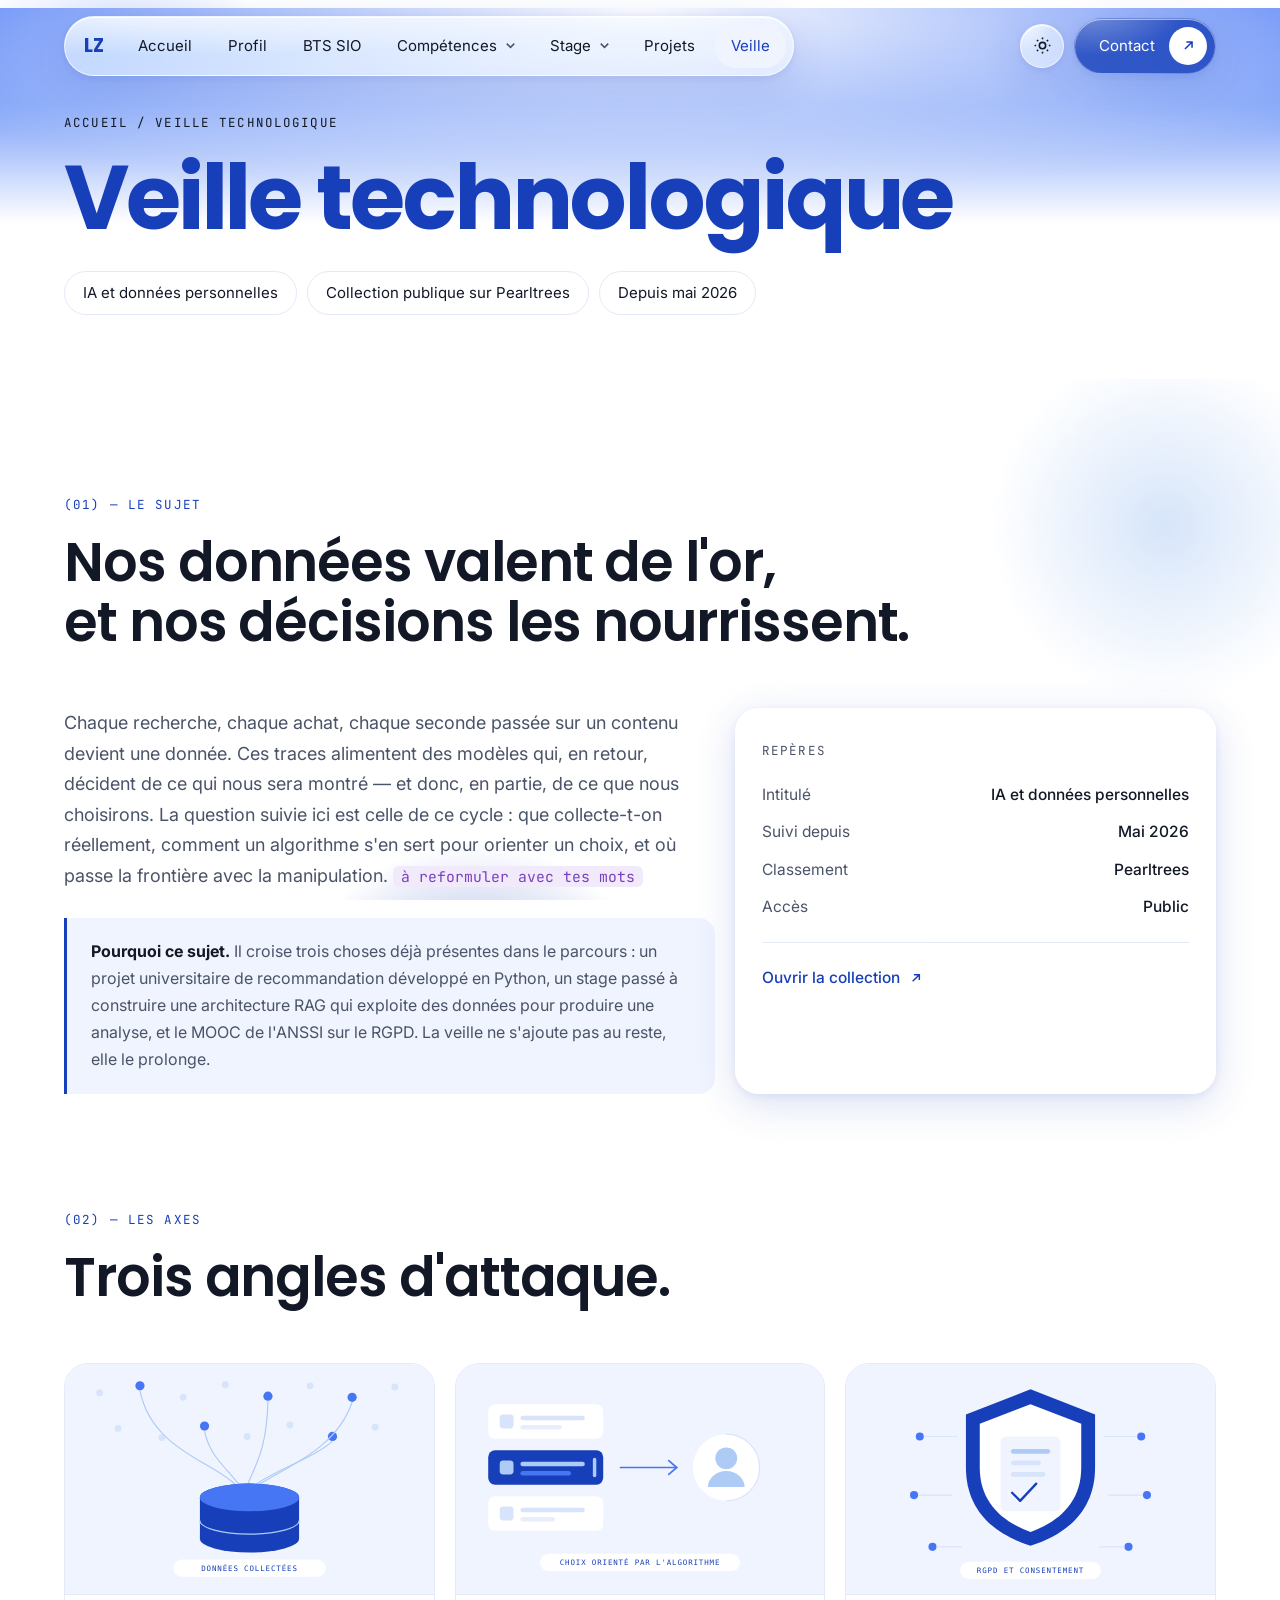
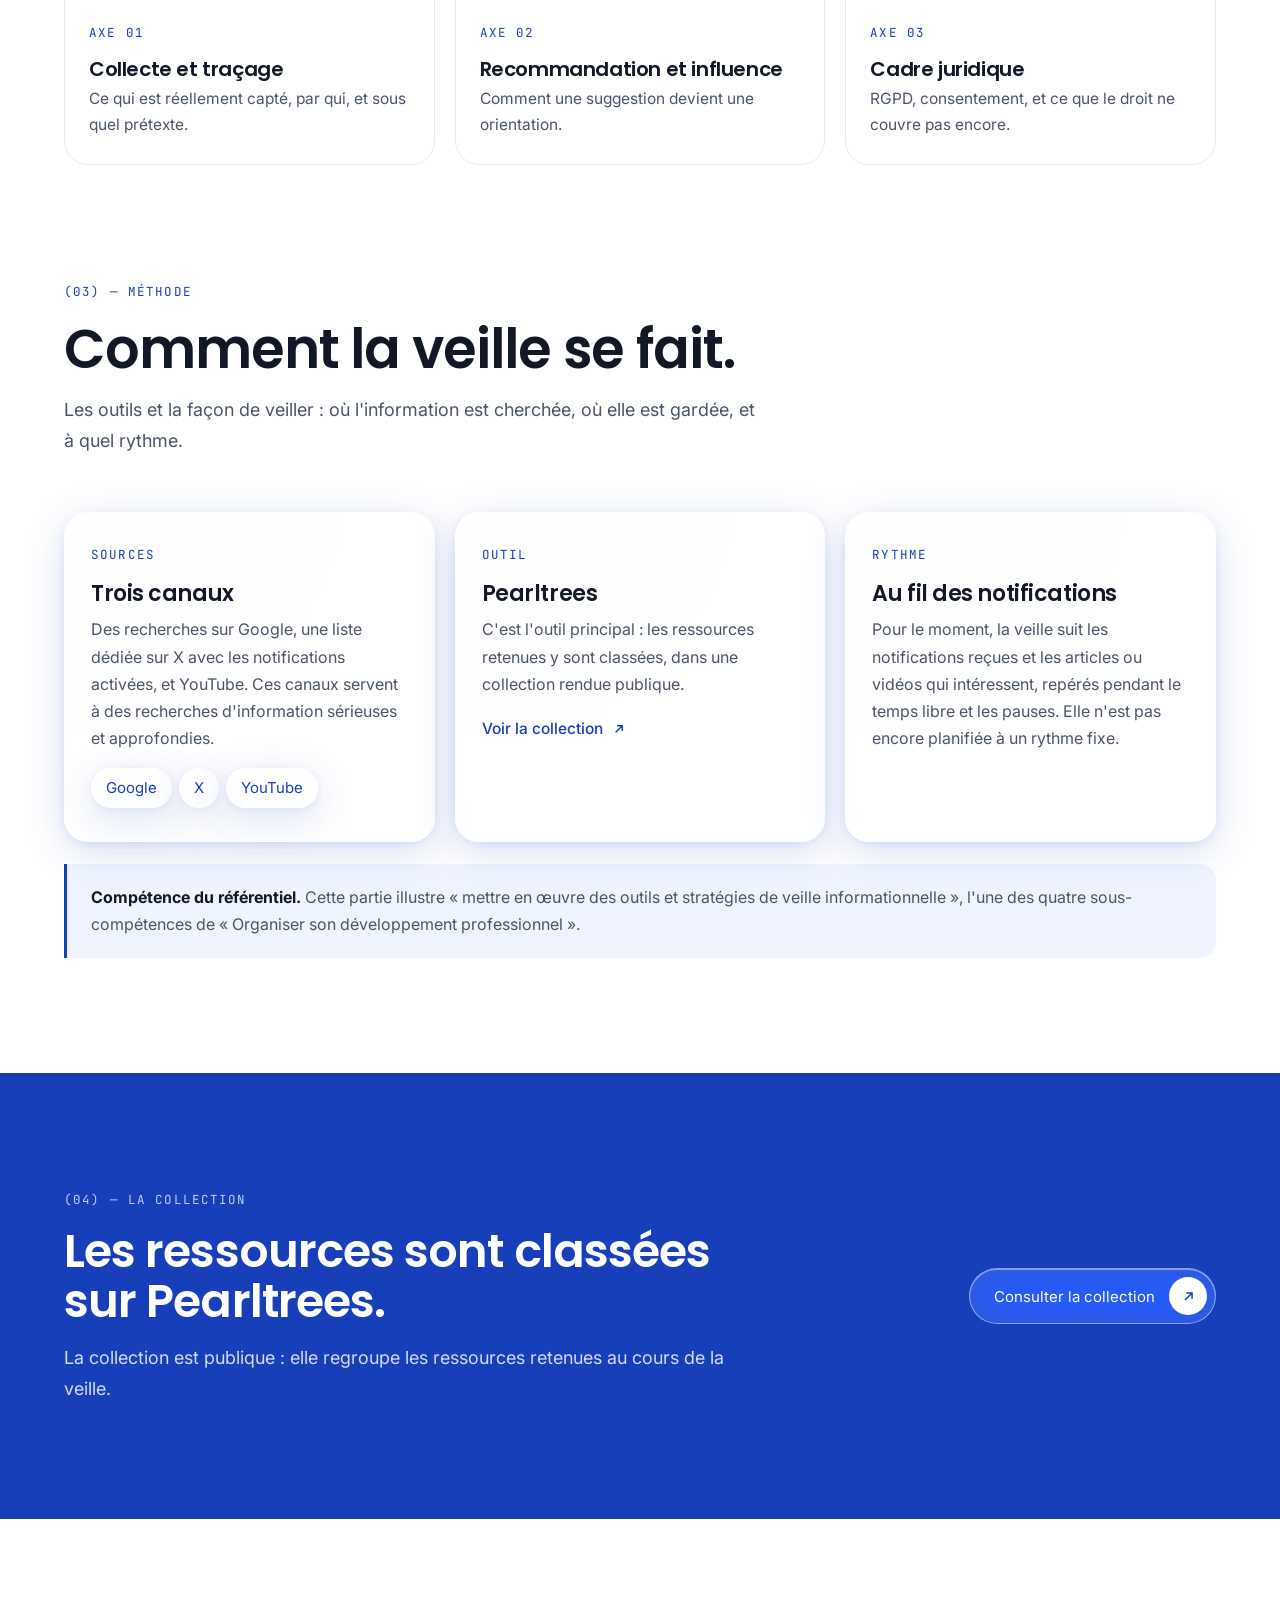
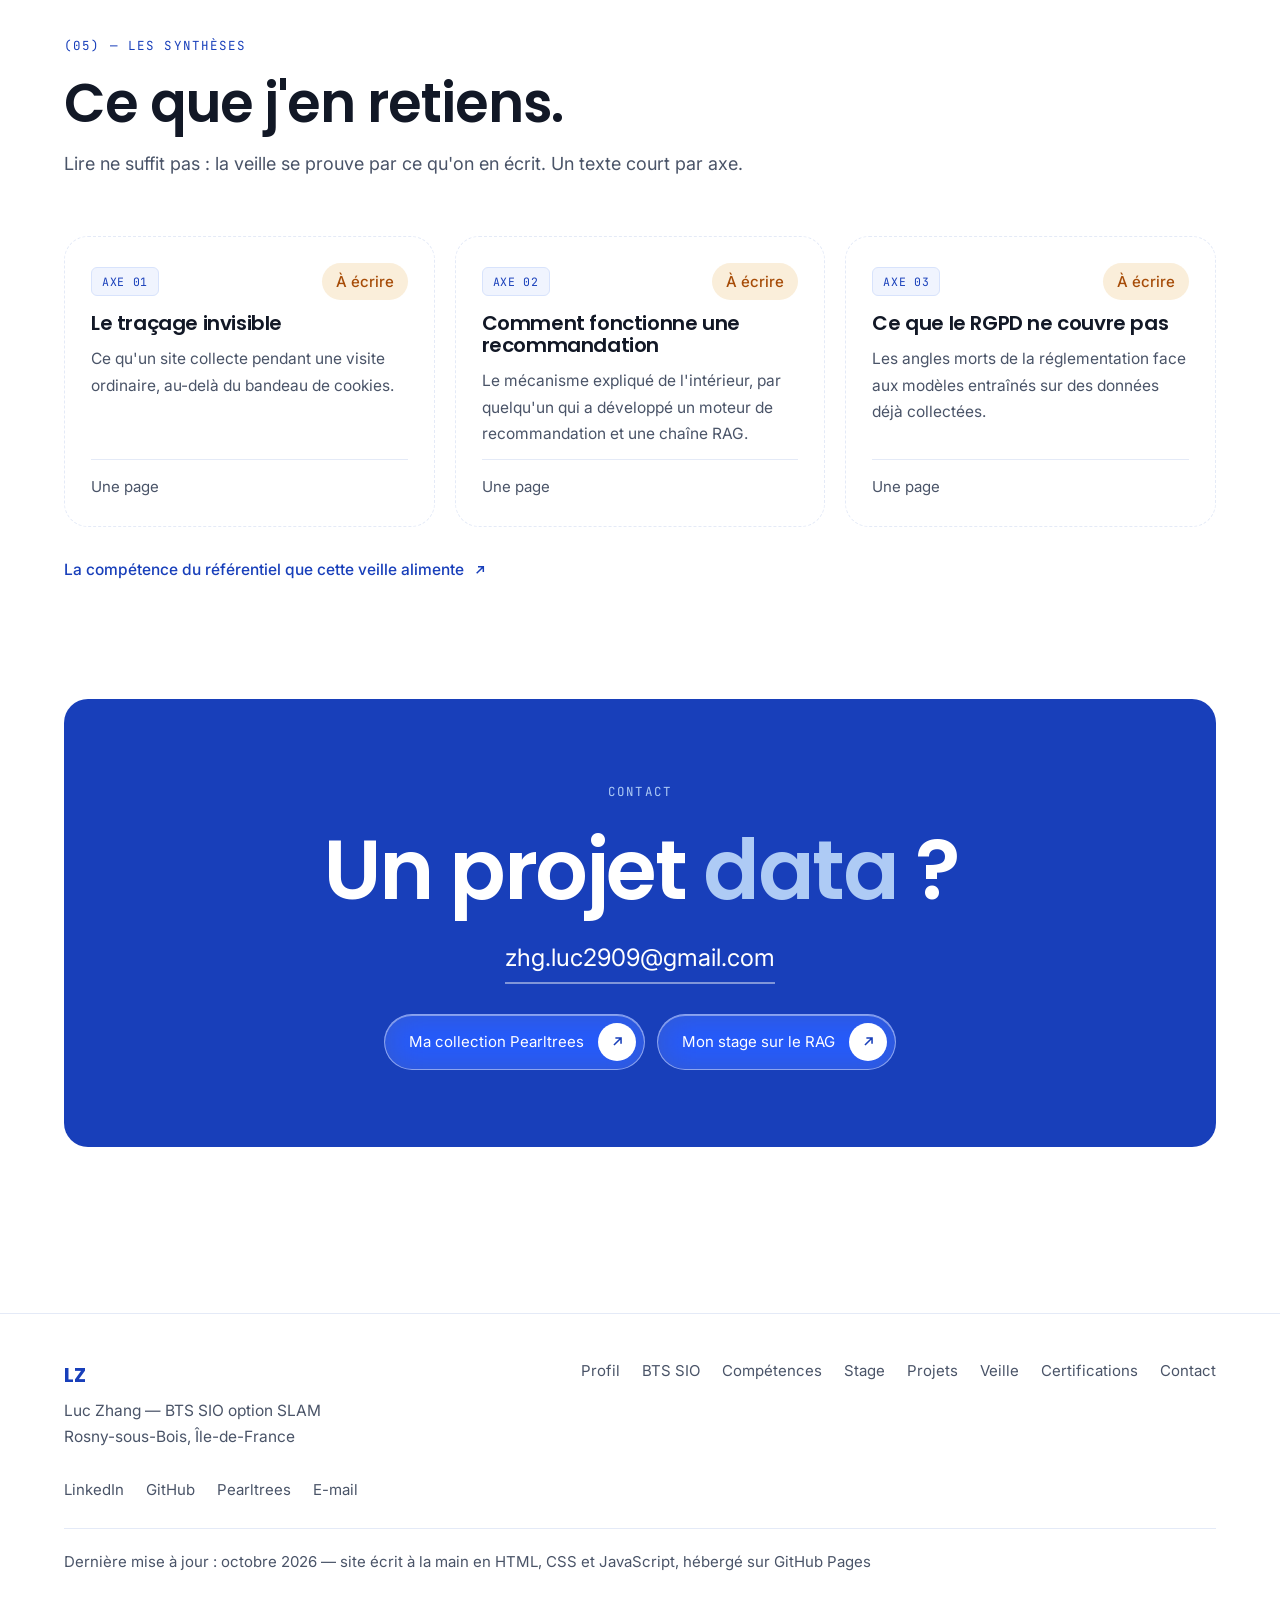
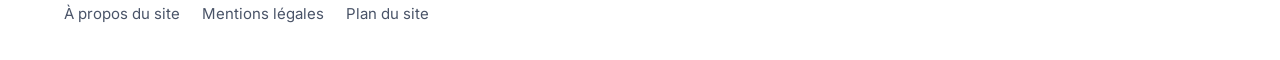
<file: veille.html>
<!DOCTYPE html>
<html lang="fr" data-theme="light">
<head>
<meta charset="utf-8">
<meta name="viewport" content="width=device-width, initial-scale=1">
<title>Veille technologique — Luc Zhang, BTS SIO option SLAM</title>
<meta name="description" content="En quoi l'IA et le machine learning orientent-ils nos choix et nos décisions du quotidien ? Sujet de veille, méthode, sources et collection Pearltrees.">
<link rel="preconnect" href="https://fonts.googleapis.com">
<link rel="preconnect" href="https://fonts.gstatic.com" crossorigin>
<link href="https://fonts.googleapis.com/css2?family=Poppins:wght@500;600;700&family=Inter:wght@400;500;600&family=JetBrains+Mono:wght@400;500&display=swap" rel="stylesheet">
<link rel="stylesheet" href="assets/css/style.css">
</head>
<body>
<a class="skip" href="#main">Aller au contenu</a>
<div class="progress" id="progress"></div>

<!-- #header -->
<header class="hdr" id="hdr">
  <div class="wrap hdr-in">
    <nav class="navpill" id="nav" aria-label="Navigation principale">
      <a class="logo" href="index.html">LZ</a>
      <a class="nl" href="index.html">Accueil</a>
      <a class="nl" href="profil.html">Profil</a>
      <a class="nl" href="bts-sio.html">BTS SIO</a>
      <div class="has-sub">
        <a class="nl nl-main" href="competences.html">Compétences</a>
        <button class="nl-toggle" aria-expanded="false" aria-label="Ouvrir le sous-menu Compétences">
          <svg viewBox="0 0 24 24" fill="none" stroke="currentColor" stroke-width="2.4"><path d="M6 9l6 6 6-6"/></svg>
        </button>
        <div class="sub">
          <a href="competences.html">Référentiel<span>Les compétences et leurs preuves</span></a>
          <a href="certifications.html">Certifications</a>
        </div>
      </div>
      <div class="has-sub">
        <a class="nl nl-main" href="stage-1.html">Stage</a>
        <button class="nl-toggle" aria-expanded="false" aria-label="Ouvrir le sous-menu Stage">
          <svg viewBox="0 0 24 24" fill="none" stroke="currentColor" stroke-width="2.4"><path d="M6 9l6 6 6-6"/></svg>
        </button>
        <div class="sub">
          <a href="stage-1.html">1<sup>re</sup> année<span>ZENG Expertise — effectué</span></a>
          <a href="stage-2.html">2<sup>e</sup> année<span>À venir</span></a>
        </div>
      </div>
      <a class="nl" href="projets.html">Projets</a>
      <a class="nl" href="veille.html" aria-current="page">Veille</a>
    </nav>
    <div class="hdr-right">
      <button class="icon-btn burger" id="burger" aria-label="Ouvrir le menu" aria-expanded="false">
        <svg viewBox="0 0 24 24" fill="none" stroke="currentColor" stroke-width="2"><path d="M4 7h16M4 12h16M4 17h16"/></svg>
      </button>
      <button class="icon-btn" id="theme" aria-label="Basculer le thème sombre">
        <svg viewBox="0 0 24 24" fill="none" stroke="currentColor" stroke-width="2"><circle cx="12" cy="12" r="4"/><path d="M12 2v2M12 20v2M2 12h2M20 12h2M5 5l1.5 1.5M17.5 17.5L19 19M19 5l-1.5 1.5M6.5 17.5L5 19"/></svg>
      </button>
      <a class="btn btn-deep" href="contact.html">Contact
        <span class="cir"><svg viewBox="0 0 24 24" fill="none" stroke="currentColor" stroke-width="2.2"><path d="M7 17L17 7M9 7h8v8"/></svg></span>
      </a>
    </div>
  </div>
</header>
<!-- /#header -->

<main id="main">

<!-- ============ EN-TÊTE ============ -->
<section class="pagehead">
  <div class="wrap">
    <p class="mono bread rv"><a href="index.html">Accueil</a> / Veille technologique</p>
    <h1 class="rv">Veille technologique</h1>
    <p class="sub rv">En quoi l'IA et le machine learning orientent-ils nos choix et nos décisions du quotidien ?</p>
    <div class="meta rv">
      <span>IA et données personnelles</span>
      <span>Collection publique sur Pearltrees</span>
      <span>Depuis mai 2026</span>
    </div>
  </div>
</section>

<!-- ============ 01 · LE SUJET ============ -->
<section class="sec wrap">
  <div class="sec-head rv">
    <span class="mono eyebrow">(01) — Le sujet</span>
    <h2>Nos données valent de l'or,<br>et nos décisions les nourrissent.</h2>
  </div>

  <div class="grid-2">
    <div class="rv">
      <p class="lead">Chaque recherche, chaque achat, chaque seconde passée sur un contenu devient une donnée. Ces traces alimentent des modèles qui, en retour, décident de ce qui nous sera montré — et donc, en partie, de ce que nous choisirons. La question suivie ici est celle de ce cycle : que collecte-t-on réellement, comment un algorithme s'en sert pour orienter un choix, et où passe la frontière avec la manipulation. <span class="todo">à reformuler avec tes mots</span></p>

      <div class="note rv" style="margin-top:26px">
        <b>Pourquoi ce sujet.</b> Il croise trois choses déjà présentes dans le parcours : un projet universitaire de recommandation développé en Python, un stage passé à construire une architecture RAG qui exploite des données pour produire une analyse, et le MOOC de l'ANSSI sur le RGPD. La veille ne s'ajoute pas au reste, elle le prolonge.
      </div>
    </div>

    <aside class="card idcard rv">
      <span class="mono" style="color:var(--sec)">Repères</span>
      <dl style="margin-top:18px">
        <dt>Intitulé</dt><dd>IA et données personnelles</dd>
        <dt>Suivi depuis</dt><dd>Mai 2026</dd>
        <dt>Classement</dt><dd>Pearltrees</dd>
        <dt>Accès</dt><dd>Public</dd>
      </dl>
      <div style="margin-top:22px;padding-top:20px;border-top:1px solid var(--line)">
        <a class="link" href="https://www.pearltrees.com/lucque" rel="noopener">Ouvrir la collection
          <svg viewBox="0 0 24 24" fill="none" stroke="currentColor" stroke-width="2.2"><path d="M7 17L17 7M9 7h8v8"/></svg></a>
      </div>
    </aside>
  </div>
</section>

<!-- ============ 02 · LES AXES ============ -->
<section class="sec wrap" style="padding-top:0">
  <div class="sec-head rv">
    <span class="mono eyebrow">(02) — Les axes</span>
    <h2>Trois angles d'attaque.</h2>
  </div>

  <div class="grid-3">
    <article class="axe rv">
      <img src="assets/img/veille-1.svg" alt="Des traces numériques dispersées convergent vers une base de données" loading="lazy">
      <div class="axe-body">
        <span class="mono" style="color:var(--deep)">Axe 01</span>
        <h3>Collecte et traçage</h3>
        <p>Ce qui est réellement capté, par qui, et sous quel prétexte.</p>
      </div>
    </article>
    <article class="axe rv">
      <img src="assets/img/veille-2.svg" alt="Une carte mise en avant par un algorithme oriente le choix de l'utilisateur" loading="lazy">
      <div class="axe-body">
        <span class="mono" style="color:var(--deep)">Axe 02</span>
        <h3>Recommandation et influence</h3>
        <p>Comment une suggestion devient une orientation.</p>
      </div>
    </article>
    <article class="axe rv">
      <img src="assets/img/veille-3.svg" alt="Un bouclier protège un document de données personnelles" loading="lazy">
      <div class="axe-body">
        <span class="mono" style="color:var(--deep)">Axe 03</span>
        <h3>Cadre juridique</h3>
        <p>RGPD, consentement, et ce que le droit ne couvre pas encore.</p>
      </div>
    </article>
  </div>
</section>

<!-- ============ 03 · MÉTHODE ============ -->
<section class="sec wrap" style="padding-top:0">
  <div class="sec-head rv">
    <span class="mono eyebrow">(03) — Méthode</span>
    <h2>Comment la veille se fait.</h2>
    <p class="lead" style="margin-top:16px">Les outils et la façon de veiller : où l'information est cherchée, où elle est gardée, et à quel rythme.</p>
  </div>

  <div class="grid-3">
    <article class="card rv">
      <span class="mono" style="color:var(--deep)">Sources</span>
      <h3 style="margin:14px 0 10px;font-size:22px">Trois canaux</h3>
      <p style="color:var(--sec);font-size:16px">Des recherches sur Google, une liste dédiée sur X avec les notifications activées, et YouTube. Ces canaux servent à des recherches d'information sérieuses et approfondies.</p>
      <div style="margin-top:16px"><span class="chip">Google</span><span class="chip">X</span><span class="chip">YouTube</span></div>
    </article>
    <article class="card rv">
      <span class="mono" style="color:var(--deep)">Outil</span>
      <h3 style="margin:14px 0 10px;font-size:22px">Pearltrees</h3>
      <p style="color:var(--sec);font-size:16px">C'est l'outil principal : les ressources retenues y sont classées, dans une collection rendue publique.</p>
      <div style="margin-top:16px"><a class="link" href="https://www.pearltrees.com/lucque" rel="noopener">Voir la collection
        <svg viewBox="0 0 24 24" fill="none" stroke="currentColor" stroke-width="2.2"><path d="M7 17L17 7M9 7h8v8"/></svg></a></div>
    </article>
    <article class="card rv">
      <span class="mono" style="color:var(--deep)">Rythme</span>
      <h3 style="margin:14px 0 10px;font-size:22px">Au fil des notifications</h3>
      <p style="color:var(--sec);font-size:16px">Pour le moment, la veille suit les notifications reçues et les articles ou vidéos qui intéressent, repérés pendant le temps libre et les pauses. Elle n'est pas encore planifiée à un rythme fixe.</p>
    </article>
  </div>

  <div class="note rv" style="margin-top:22px">
    <b>Compétence du référentiel.</b> Cette partie illustre « mettre en œuvre des outils et stratégies de veille informationnelle », l'une des quatre sous-compétences de « Organiser son développement professionnel ».
  </div>
</section>

<!-- ============ 04 · LA COLLECTION ============ -->
<section class="sec band">
  <div class="wrap" style="display:flex;align-items:center;justify-content:space-between;gap:34px;flex-wrap:wrap">
    <div class="rv" style="max-width:62ch">
      <span class="mono" style="display:block;margin-bottom:16px">(04) — La collection</span>
      <h2 style="font-size:clamp(28px,4vw,46px)">Les ressources sont classées sur Pearltrees.</h2>
      <p class="lead" style="margin-top:16px;color:rgba(255,255,255,.82)">La collection est publique : elle regroupe les ressources retenues au cours de la veille.</p>
    </div>
    <a class="btn btn-ghost rv" href="https://www.pearltrees.com/lucque" rel="noopener">Consulter la collection
      <span class="cir"><svg viewBox="0 0 24 24" fill="none" stroke="currentColor" stroke-width="2.2"><path d="M7 17L17 7M9 7h8v8"/></svg></span></a>
  </div>
</section>

<!-- ============ 05 · LES SYNTHÈSES ============ -->
<section class="sec wrap">
  <div class="sec-head rv">
    <span class="mono eyebrow">(05) — Les synthèses</span>
    <h2>Ce que j'en retiens.</h2>
    <p class="lead" style="margin-top:16px">Lire ne suffit pas : la veille se prouve par ce qu'on en écrit. Un texte court par axe.</p>
  </div>

  <div class="prj-grid">
    <article class="prj rv" style="border-style:dashed">
      <div class="top">
        <span class="tag tag-commun">Axe 01</span>
        <span class="badge badge-wait">À écrire</span>
      </div>
      <h3>Le traçage invisible</h3>
      <p>Ce qu'un site collecte pendant une visite ordinaire, au-delà du bandeau de cookies.</p>
      <div class="foot"><span>Une page</span></div>
    </article>

    <article class="prj rv" style="border-style:dashed">
      <div class="top">
        <span class="tag tag-commun">Axe 02</span>
        <span class="badge badge-wait">À écrire</span>
      </div>
      <h3>Comment fonctionne une recommandation</h3>
      <p>Le mécanisme expliqué de l'intérieur, par quelqu'un qui a développé un moteur de recommandation et une chaîne RAG.</p>
      <div class="foot"><span>Une page</span></div>
    </article>

    <article class="prj rv" style="border-style:dashed">
      <div class="top">
        <span class="tag tag-commun">Axe 03</span>
        <span class="badge badge-wait">À écrire</span>
      </div>
      <h3>Ce que le RGPD ne couvre pas</h3>
      <p>Les angles morts de la réglementation face aux modèles entraînés sur des données déjà collectées.</p>
      <div class="foot"><span>Une page</span></div>
    </article>
  </div>

  <div class="rv" style="margin-top:28px">
    <a class="link" href="competences.html">La compétence du référentiel que cette veille alimente
      <svg viewBox="0 0 24 24" fill="none" stroke="currentColor" stroke-width="2.2"><path d="M7 17L17 7M9 7h8v8"/></svg></a>
  </div>
</section>

<!-- ============ CTA ============ -->
<section class="wrap" style="padding-bottom:clamp(40px,6vw,80px)">
  <div class="cta rv">
    <span class="mono" style="color:var(--pale)">Contact</span>
    <h2 style="margin-top:20px">Un projet <em>data</em> ?</h2>
    <a class="mail" href="mailto:zhg.luc2909@gmail.com">zhg.luc2909@gmail.com</a>
    <div style="margin-top:30px;display:flex;gap:12px;justify-content:center;flex-wrap:wrap">
      <a class="btn btn-ghost" href="https://www.pearltrees.com/lucque" rel="noopener">Ma collection Pearltrees
        <span class="cir"><svg viewBox="0 0 24 24" fill="none" stroke="currentColor" stroke-width="2.2"><path d="M7 17L17 7M9 7h8v8"/></svg></span></a>
      <a class="btn btn-ghost" href="stage-1.html">Mon stage sur le RAG
        <span class="cir"><svg viewBox="0 0 24 24" fill="none" stroke="currentColor" stroke-width="2.2"><path d="M7 17L17 7M9 7h8v8"/></svg></span></a>
    </div>
  </div>
</section>

</main>

<!-- #footer -->
<footer class="ft">
  <div class="wrap">
    <div class="ft-in">
      <div>
        <span style="font-family:Poppins,sans-serif;font-weight:700;font-size:20px;color:var(--deep)">LZ</span>
        <p style="font-size:15.5px;color:var(--sec);margin-top:6px">Luc Zhang — BTS SIO option SLAM<br>Rosny-sous-Bois, Île-de-France</p>
      </div>
      <nav aria-label="Pages du site">
        <a href="profil.html">Profil</a>
        <a href="bts-sio.html">BTS SIO</a>
        <a href="competences.html">Compétences</a>
        <a href="stage-1.html">Stage</a>
        <a href="projets.html">Projets</a>
        <a href="veille.html">Veille</a>
        <a href="certifications.html">Certifications</a>
        <a href="contact.html">Contact</a>
      </nav>
      <nav aria-label="Liens externes">
        <a href="https://www.linkedin.com/in/luczhang8/" rel="noopener">LinkedIn</a>
        <a href="https://github.com/luckk11" rel="noopener">GitHub</a>
        <a href="https://www.pearltrees.com/lucque" rel="noopener">Pearltrees</a>
        <a href="mailto:zhg.luc2909@gmail.com">E-mail</a>
      </nav>
    </div>
    <div class="ft-in ft-bot">
      <span>Dernière mise à jour : octobre 2026 — site écrit à la main en HTML, CSS et JavaScript, hébergé sur GitHub Pages</span>
      <nav aria-label="Pages annexes">
        <a href="a-propos.html">À propos du site</a>
        <a href="mentions-legales.html">Mentions légales</a>
        <a href="plan-du-site.html">Plan du site</a>
      </nav>
    </div>
  </div>
</footer>
<!-- /#footer -->

<script src="assets/js/main.js" defer></script>
</body>
</html>
</file>
<file: assets/css/style.css>
/* ============================================================
   1. TOKENS — palette relevée sur la référence Arooth
   ============================================================ */
:root{
  --deep:#183FBA; --vivid:#4776F5; --pale:#AECBF5; --faint:#D8E3FC;
  --surf:#F0F4FE; --page:#FFFFFF; --card:#FFFFFF;
  --ink:#121826; --sec:#4A5468; --line:#E4EAF7;
  --ok:#087A52; --ok-bg:#E1F5EE;
  --wait:#A64C08; --wait-bg:#FAEEDA;
  --todo:#7A3FBF; --todo-bg:#F1EAFB;
  --sky:radial-gradient(120% 85% at 50% 0%,#FFFFFF 0%,rgba(255,255,255,0) 58%),
        linear-gradient(180deg,#4776F5 0%,#7CA0F8 26%,#FFFFFF 58%);
  --r:16px; --r-lg:24px;
  --pad:clamp(20px,5vw,72px);
  --ease:cubic-bezier(.2,.7,.3,1);
  --glass-bg:rgba(255,255,255,.52); --glass-hi:rgba(255,255,255,.85); --glass-border:rgba(255,255,255,.65);
  --glass-shadow:0 10px 40px rgba(24,63,186,.16),0 2px 10px rgba(24,63,186,.08);
  --glass-deep:80%; /* part de bleu du bouton .btn-deep : 80 % garde le texte blanc à 4,5:1 minimum sur fond blanc */
  --blob-a:#4776F5; --blob-b:#AECBF5; --blob-c:#183FBA;
}
[data-theme="dark"]{
  --deep:#6C93F7; --vivid:#4776F5; --pale:#8FB2F0; --faint:#243255;
  --surf:#18213C; --page:#0B1020; --card:#111830;
  --ink:#EAEEF9; --sec:#9BA7C2; --line:#222E4F;
  --ok:#34D399; --ok-bg:#10382D;
  --wait:#FBBF24; --wait-bg:#3A2A08;
  --todo:#C4A2F0; --todo-bg:#2A1E3E;
  --sky:radial-gradient(120% 85% at 50% 0%,rgba(11,16,32,.2) 0%,rgba(11,16,32,0) 55%),
        linear-gradient(180deg,#1B3A93 0%,#152657 30%,#0B1020 62%);
  --glass-bg:rgba(20,28,54,.46); --glass-hi:rgba(255,255,255,.16); --glass-border:rgba(255,255,255,.13);
  --glass-shadow:0 10px 40px rgba(0,0,0,.5),0 2px 10px rgba(0,0,0,.3);
  --glass-deep:62%; /* en thème sombre le bleu est clair : le fonçage ferait baisser le contraste */
  --blob-a:#4776F5; --blob-b:#1B3A93; --blob-c:#8FB2F0;
}

/* ============================================================
   2. BASE
   ============================================================ */
*{box-sizing:border-box}
html{scroll-behavior:smooth}
body{margin:0;background:var(--page);color:var(--ink);font-family:Inter,system-ui,-apple-system,sans-serif;font-size:17px;line-height:1.7;-webkit-font-smoothing:antialiased}
img{max-width:100%;display:block}
a{color:inherit}
h1,h2,h3,h4{font-family:Poppins,sans-serif;font-weight:600;letter-spacing:-.02em;line-height:1.1;margin:0}
p{margin:0}
.wrap{max-width:1320px;margin:0 auto;padding:0 var(--pad)}
.mono{font-family:'JetBrains Mono',monospace;text-transform:uppercase;letter-spacing:.09em;font-size:12.5px}
.eyebrow{color:var(--deep);margin-bottom:18px;display:block}
.lead{color:var(--sec);font-size:18px;max-width:64ch}
.sec{padding-block:clamp(64px,9vw,120px)}
.sec-head{margin-bottom:clamp(32px,5vw,56px)}
.sec-head h2{font-size:clamp(30px,4.4vw,54px)}
.skip{position:absolute;left:-9999px}
.skip:focus{left:16px;top:16px;z-index:99;background:var(--deep);color:#fff;padding:10px 18px;border-radius:999px}
:focus-visible{outline:3px solid var(--deep);outline-offset:3px;border-radius:6px}
/* champ à compléter — repérable en un coup d'œil, à supprimer une fois rempli */
.todo{background:var(--todo-bg);color:var(--todo);border-radius:6px;padding:1px 8px;font-family:'JetBrains Mono',monospace;font-size:.82em}

/* ============================================================
   3. BOUTONS
   ============================================================ */
.btn{display:inline-flex;align-items:center;gap:14px;border:0;cursor:pointer;border-radius:999px;padding:8px 8px 8px 24px;font:inherit;font-size:15px;text-decoration:none;transition:transform .3s var(--ease),background .3s}
.btn .cir{width:38px;height:38px;border-radius:999px;display:grid;place-items:center;transition:transform .4s var(--ease);flex:none}
.btn:hover{transform:translateY(-2px)}
.btn:hover .cir{transform:rotate(45deg)}
.btn svg{width:17px;height:17px}
.btn-deep{background:var(--deep);color:#fff}
.btn-deep .cir{background:#fff;color:var(--deep)}
.btn-soft{background:var(--surf);color:var(--ink)}
.btn-soft .cir{background:var(--deep);color:#fff}
.btn-ghost{background:transparent;color:#fff;border:1px solid rgba(255,255,255,.45)}
.btn-ghost .cir{background:#fff;color:var(--deep)}
.link{display:inline-flex;align-items:center;gap:8px;color:var(--deep);text-decoration:none;font-size:15.5px;font-weight:500}
.link svg{width:16px;height:16px;transition:transform .35s var(--ease)}
.link:hover svg{transform:translate(4px,-4px)}

/* ============================================================
   4. HEADER
   ============================================================ */
.progress{position:fixed;top:0;left:0;height:3px;width:0;background:var(--deep);z-index:60}
.hdr{position:sticky;top:0;z-index:50;padding:16px 0;transition:padding .3s var(--ease)}
.hdr.compact{padding:8px 0}
.hdr-in{display:flex;align-items:center;justify-content:space-between;gap:16px}
.navpill{display:flex;align-items:center;gap:4px;background:var(--card);border:1px solid var(--line);border-radius:999px;padding:7px}
.navpill .logo{font-family:Poppins,sans-serif;font-weight:700;font-size:19px;color:var(--deep);padding:0 14px 0 12px;text-decoration:none}
.navpill a.nl{font-size:15px;color:var(--ink);padding:9px 16px;border-radius:999px;text-decoration:none;transition:background .25s,color .25s;white-space:nowrap}
.navpill a.nl:hover,.navpill a.nl[aria-current="page"]{background:var(--surf);color:var(--deep)}
.hdr-right{display:flex;align-items:center;gap:10px}
.icon-btn{width:44px;height:44px;border-radius:999px;border:1px solid var(--line);background:var(--card);color:var(--ink);display:grid;place-items:center;cursor:pointer;transition:background .25s;text-decoration:none;font-size:13px;font-family:'JetBrains Mono',monospace}
.icon-btn:hover{background:var(--surf)}
.icon-btn svg{width:19px;height:19px}
.burger{display:none}

/* ============================================================
   5. HERO
   ============================================================ */
.hero{position:relative;background:var(--sky);margin-top:-84px;padding-top:104px;overflow:hidden}
.hero-in{position:relative;z-index:1;text-align:center;padding:clamp(28px,6vw,64px) 0 0}
.hero-tag{display:inline-flex;align-items:center;gap:9px;background:var(--card);border-radius:999px;padding:9px 20px;font-size:15px;color:var(--ink);border:1px solid var(--line)}
.dot{width:8px;height:8px;border-radius:999px;background:var(--ok);flex:none;position:relative}
.dot::after{content:"";position:absolute;inset:0;border-radius:999px;background:var(--ok);animation:pulse 2.4s infinite}
@keyframes pulse{0%{transform:scale(1);opacity:.7}70%{transform:scale(2.8);opacity:0}100%{opacity:0}}
.welcome{margin:clamp(18px,3vw,34px) 0 0;text-align:center}
.welcome .w1{display:block;font-family:Poppins,sans-serif;font-weight:700;color:var(--deep);font-size:clamp(54px,14.6vw,196px);line-height:.9;letter-spacing:-.045em}
.welcome .w1 .pill{display:inline-block;width:.46em;height:.26em;border:.055em solid var(--deep);border-radius:999px;background:var(--pale);margin-left:.06em;vertical-align:.06em}
.welcome .w2{display:block;font-family:Poppins,sans-serif;font-weight:500;color:var(--ink);font-size:clamp(20px,3.4vw,44px);line-height:1.15;letter-spacing:-.02em;margin-top:clamp(6px,1vw,14px)}
.hero-name{margin-top:clamp(16px,2.2vw,26px);color:var(--deep)}
.hero-bar{position:relative;z-index:1;margin-top:clamp(36px,6vw,72px);background:var(--page);border-top:1px solid var(--line);padding:clamp(24px,3vw,38px) 0}
.hero-bar-in{display:flex;align-items:center;justify-content:space-between;gap:28px;flex-wrap:wrap}
.hero-bar p{max-width:58ch;font-size:clamp(17px,1.5vw,21px);line-height:1.55}
.hero-actions{display:flex;gap:12px;flex-wrap:wrap}

/* ============================================================
   6. COMPOSANTS
   ============================================================ */
.card{background:var(--card);border:1px solid var(--line);border-radius:var(--r-lg);padding:26px}
.grid-3{display:grid;grid-template-columns:repeat(3,1fr);gap:20px}
.grid-2{display:grid;grid-template-columns:1.15fr .85fr;gap:20px}
.grid-eq{grid-template-columns:1fr 1fr}
.grid-4{display:grid;grid-template-columns:repeat(4,1fr);gap:16px}
.stat{border-left:2px solid var(--deep);padding-left:20px}
.stat b{display:block;font-family:Poppins,sans-serif;font-weight:700;font-size:clamp(34px,4.2vw,54px);line-height:1;color:var(--deep)}
.stat span{font-size:15px;color:var(--sec)}
.idcard dl{display:grid;grid-template-columns:auto 1fr;gap:11px 16px;margin:0;font-size:15.5px}
.idcard dt{color:var(--sec)}
.idcard dd{margin:0;text-align:right;font-weight:500}
.chip{display:inline-block;background:var(--surf);color:var(--deep);border-radius:999px;padding:7px 15px;font-size:15px;margin:0 7px 7px 0}
.chip-n{background:var(--surf);color:var(--sec)}
.badge{display:inline-flex;align-items:center;gap:7px;border-radius:999px;padding:6px 14px;font-size:15px;font-weight:500}
.badge-ok{background:var(--ok-bg);color:var(--ok)}
.badge-wait{background:var(--wait-bg);color:var(--wait)}

/* accordéon */
.acc{border-top:1px solid var(--line)}
.acc-item{border-bottom:1px solid var(--line)}
.acc-btn{width:100%;background:none;border:0;cursor:pointer;font:inherit;color:inherit;display:flex;align-items:center;gap:20px;padding:26px 4px;text-align:left}
.acc-btn .num{font-family:'JetBrains Mono',monospace;font-size:13px;color:var(--sec);flex:none}
.acc-btn h3{flex:1;font-size:clamp(19px,2.2vw,27px);transition:color .3s}
.acc-btn:hover h3{color:var(--deep)}
.acc-btn .plus{width:38px;height:38px;border-radius:999px;background:var(--surf);color:var(--deep);display:grid;place-items:center;flex:none;transition:transform .4s var(--ease),background .3s}
.acc-item.open .acc-btn .plus{transform:rotate(135deg);background:var(--deep);color:#fff}
.acc-panel{display:grid;grid-template-rows:0fr;transition:grid-template-rows .45s var(--ease)}
.acc-item.open .acc-panel{grid-template-rows:1fr}
.acc-panel > div{overflow:hidden}
.acc-body{padding:0 4px 28px 58px;color:var(--sec);max-width:74ch}
.gauge{display:flex;gap:6px;margin:14px 0 12px}
.gauge i{width:34px;height:6px;border-radius:3px;background:var(--faint)}
.gauge i.on{background:var(--deep)}

/* bandes pleine couleur */
.band{background:var(--deep);color:#fff}
.band .lead{color:rgba(255,255,255,.82)}
.band .mono{color:rgba(255,255,255,.75)}
.band h2{color:#fff}
[data-theme="dark"] .band,[data-theme="dark"] .cta{background:#152A63}

/* frise */
.timeline{display:grid;grid-template-columns:repeat(4,1fr);gap:22px;position:relative;margin-top:14px}
.timeline::before{content:"";position:absolute;left:0;right:0;top:9px;height:2px;background:rgba(255,255,255,.22)}
.tl{position:relative;padding-top:34px}
.tl::before{content:"";position:absolute;top:2px;left:0;width:16px;height:16px;border-radius:999px;background:#fff;border:4px solid var(--deep)}
.tl b{display:block;font-family:Poppins,sans-serif;font-size:18px;font-weight:600}
.tl span{font-size:15px;color:rgba(255,255,255,.72);display:block}
.tl em{font-family:'JetBrains Mono',monospace;font-style:normal;font-size:12px;color:var(--pale);letter-spacing:.08em}

/* fiche stage */
.stage{display:grid;grid-template-columns:.85fr 1.15fr;gap:0;overflow:hidden;padding:0}
.stage-media{background:var(--surf);padding:clamp(24px,3vw,40px);display:flex;flex-direction:column;justify-content:center;gap:20px}
.stage-media .logo-box{background:#000;border-radius:var(--r);padding:26px;display:grid;place-items:center}
.stage-media .logo-box img{width:132px}
.stage-media dl{display:grid;grid-template-columns:auto 1fr;gap:10px 14px;margin:0;font-size:15px}
.stage-media dt{color:var(--sec)}
.stage-media dd{margin:0;text-align:right;font-weight:500}
.stage-body{padding:clamp(24px,3vw,40px)}
.stage-body h3{font-size:clamp(22px,2.6vw,32px);margin:10px 0 6px}
.mlist{list-style:none;margin:16px 0 0;padding:0}
.mlist li{position:relative;padding-left:24px;margin-bottom:11px;font-size:16px;color:var(--sec)}
.mlist li::before{content:"";position:absolute;left:0;top:11px;width:8px;height:8px;border-radius:999px;background:var(--deep)}
.mlist li b{color:var(--ink);font-weight:600}
.docs{display:flex;gap:10px;flex-wrap:wrap;margin-top:22px;padding-top:22px;border-top:1px solid var(--line)}
.doc{display:inline-flex;align-items:center;gap:10px;border:1px solid var(--line);border-radius:999px;padding:11px 20px;font-size:15px;text-decoration:none;transition:border-color .3s,background .3s}
.doc:hover{border-color:var(--deep);background:var(--surf)}

/* projet en vedette */
.feat{overflow:hidden;padding:0;border-radius:var(--r-lg);border:1px solid var(--line);background:var(--card)}
.feat-media{position:relative;background:var(--surf);border-bottom:1px solid var(--line);overflow:hidden}
.feat-media img{width:100%;transition:transform .8s var(--ease)}
.feat:hover .feat-media img{transform:scale(1.02)}
.feat-body{padding:clamp(24px,3vw,40px);display:grid;grid-template-columns:1.3fr .7fr;gap:30px;align-items:start}
.feat-body h3{font-size:clamp(24px,3vw,38px);margin-bottom:12px}
.shots{display:grid;grid-template-columns:1fr 1fr;gap:16px;margin-top:20px}
.shots img{border:1px solid var(--line);border-radius:var(--r)}

/* axes de veille illustrés */
.axe{background:var(--card);border:1px solid var(--line);border-radius:var(--r-lg);overflow:hidden;transition:transform .35s var(--ease),border-color .35s}
.axe:hover{transform:translateY(-6px);border-color:var(--deep)}
.axe img{width:100%;aspect-ratio:16/10;object-fit:cover;border-bottom:1px solid var(--line);background:var(--surf)}
.axe-body{padding:22px 24px 26px}
.axe-body h3{font-size:20px;margin:12px 0 6px}
.axe-body p{font-size:15.5px;color:var(--sec)}

/* certifications */
.certs{display:grid;grid-template-columns:repeat(3,1fr);gap:16px}
.bandeau{margin-top:18px;background:var(--surf);border:1px solid var(--line);border-radius:var(--r);padding:20px 26px;display:flex;gap:18px;align-items:flex-start}
.bandeau .sq{width:38px;height:38px;border-radius:10px;background:var(--card);color:var(--deep);display:grid;place-items:center;flex:none;border:1px solid var(--line)}
.bandeau p{font-size:16px;color:var(--sec)}
.bandeau b{color:var(--ink)}
.cert{display:flex;align-items:center;gap:16px;border:1px solid var(--line);border-radius:var(--r);padding:18px 22px;background:var(--card)}
.cert .sq{width:44px;height:44px;border-radius:12px;background:var(--surf);color:var(--deep);display:grid;place-items:center;flex:none}
.cert b{display:block;font-size:16px;font-weight:600;line-height:1.35}
.cert span{font-size:15px;color:var(--sec)}

/* CTA final */
.cta{background:var(--deep);color:#fff;border-radius:var(--r-lg);padding:clamp(38px,6vw,84px);text-align:center}
.cta h2{font-size:clamp(34px,6.5vw,86px);letter-spacing:-.03em;color:#fff}
.cta h2 em{font-style:normal;color:var(--pale)}
.cta .mail{display:inline-block;margin-top:22px;font-size:clamp(17px,2vw,24px);color:#fff;text-decoration:none;border-bottom:2px solid rgba(255,255,255,.45);padding-bottom:3px}

/* footer */
.ft{border-top:1px solid var(--line);margin-top:clamp(48px,7vw,96px);padding:44px 0 34px}
.ft-in{display:flex;justify-content:space-between;gap:26px;flex-wrap:wrap;align-items:flex-start}
.ft nav{display:flex;gap:22px;flex-wrap:wrap}
.ft a{color:var(--sec);text-decoration:none;font-size:15px}
.ft a:hover{color:var(--deep)}
.ft-bot{margin-top:26px;padding-top:20px;border-top:1px solid var(--line);font-size:15px;color:var(--sec)}

/* ============================================================
   7. ANIMATIONS
   ============================================================ */
.rv{opacity:0;transform:translateY(22px);transition:opacity .7s var(--ease),transform .7s var(--ease)}
.rv.in{opacity:1;transform:none}

/* ============================================================
   8. RESPONSIVE
   ============================================================ */
@media (max-width:1000px){
  .grid-3,.grid-2,.grid-4,.timeline,.certs,.feat-body{grid-template-columns:1fr 1fr}
  .stage{grid-template-columns:1fr}
  .feat-body{grid-template-columns:1fr}
}
@media (max-width:760px){
  body{font-size:16px}
  .grid-3,.grid-2,.grid-4,.timeline,.certs,.shots{grid-template-columns:1fr}
  .timeline::before{display:none}
  .acc-body{padding-left:4px}
  .hdr{position:relative}
  .hero{margin-top:0;padding-top:24px}
}
@media (prefers-reduced-motion:reduce){
  html{scroll-behavior:auto}
  *,*::before,*::after{animation-duration:.001ms!important;transition-duration:.001ms!important}
  .rv{opacity:1;transform:none}
}

/* ============================================================
   9. PAGES INTERNES
   ============================================================ */
.pagehead{position:relative;background:var(--sky);margin-top:-84px;padding:104px 0 clamp(38px,5vw,72px);overflow:hidden}
.pagehead .wrap{position:relative;z-index:1}
.bread{color:var(--ink)}
.bread a{text-decoration:none}
.bread a:hover{text-decoration:underline}
.pagehead h1{font-size:clamp(38px,7vw,92px);color:var(--deep);letter-spacing:-.035em;margin:16px 0 0;font-weight:700}
.pagehead .sub{margin-top:16px;font-size:clamp(17px,1.7vw,22px);color:var(--ink);max-width:64ch}
.pagehead .meta{display:flex;gap:10px;flex-wrap:wrap;margin-top:24px}
.pagehead .meta span{background:var(--card);border:1px solid var(--line);border-radius:999px;padding:8px 18px;font-size:15px}

/* tableaux */
.tbl{width:100%;border-collapse:separate;border-spacing:0;border:1px solid var(--line);border-radius:var(--r);overflow:hidden;font-size:16px}
.tbl caption{text-align:left;color:var(--sec);font-size:15px;padding-bottom:12px}
.tbl th{background:var(--surf);text-align:left;font-family:'JetBrains Mono',monospace;text-transform:uppercase;letter-spacing:.08em;font-size:12px;font-weight:500;color:var(--ink);padding:15px 18px;white-space:nowrap}
.tbl td{padding:15px 18px;border-top:1px solid var(--line);vertical-align:middle;color:var(--ink)}
.tbl td.sec{color:var(--sec);font-size:15.5px}
.tbl tr:hover td{background:var(--surf)}
.tbl .gauge{margin:0}
@media (max-width:860px){
  .tbl,.tbl tbody,.tbl tr,.tbl td{display:block;width:100%}
  .tbl thead{display:none}
  .tbl tr{border-top:1px solid var(--line);padding:8px 0}
  .tbl td{border:0;padding:6px 18px}
  .tbl td[data-l]::before{content:attr(data-l);display:block;font-family:'JetBrains Mono',monospace;font-size:11px;text-transform:uppercase;letter-spacing:.08em;color:var(--sec);margin-bottom:4px}
}

/* blocs numérotés de mission */
.steps{counter-reset:s;display:grid;gap:16px}
.step{background:var(--card);border:1px solid var(--line);border-radius:var(--r-lg);padding:26px 28px;display:grid;grid-template-columns:auto 1fr;gap:24px;transition:border-color .35s}
.step:hover{border-color:var(--deep)}
.step .n{font-family:'JetBrains Mono',monospace;font-size:13px;color:var(--deep);padding-top:5px}
.step h3{font-size:20px;margin-bottom:8px}
.step p{color:var(--sec);font-size:16px}
@media (max-width:640px){.step{grid-template-columns:1fr;gap:10px}}

/* encadré remarque */
.note{border-left:3px solid var(--deep);background:var(--surf);border-radius:0 var(--r) var(--r) 0;padding:20px 24px;font-size:16px;color:var(--sec)}
.note b{color:var(--ink)}

/* galerie */
.gal{display:grid;grid-template-columns:1fr 1fr;gap:18px}
.gal figure{margin:0;border:1px solid var(--line);border-radius:var(--r-lg);overflow:hidden;background:var(--card)}
.gal img{width:100%}
.gal figcaption{padding:15px 20px;font-size:15px;color:var(--sec);border-top:1px solid var(--line)}
@media (max-width:860px){.gal{grid-template-columns:1fr}}

/* ============================================================
   10. COMPÉTENCES — lecture rapide
   ============================================================ */
.tag{display:inline-block;border-radius:6px;padding:4px 10px;font-family:'JetBrains Mono',monospace;font-size:11.5px;letter-spacing:.06em;text-transform:uppercase;white-space:nowrap}
.tag-slam{background:var(--deep);color:#fff}
[data-theme="dark"] .tag-slam{color:var(--page)}
.tag-commun{background:var(--surf);color:var(--deep);border:1px solid var(--faint)}
.lvl{display:flex;align-items:center;gap:12px;white-space:nowrap}
.lvl b{font-size:15px;font-weight:500;color:var(--ink)}
.tbl td.comp{font-weight:500;font-size:16.5px;color:var(--ink);max-width:34ch}
.legende{display:flex;gap:26px;flex-wrap:wrap;align-items:center;margin-bottom:22px;font-size:15px;color:var(--sec)}
.legende span{display:flex;align-items:center;gap:9px}
.legende .gauge{margin:0}
.legende .gauge i{width:20px}

/* ============================================================
   11. PROJETS
   ============================================================ */
.prj-grid{display:grid;grid-template-columns:repeat(3,1fr);gap:20px}
.prj{background:var(--card);border:1px solid var(--line);border-radius:var(--r-lg);padding:26px;display:flex;flex-direction:column;gap:12px;transition:transform .35s var(--ease),border-color .35s}
.prj:hover{transform:translateY(-6px);border-color:var(--deep)}
.prj .top{display:flex;justify-content:space-between;align-items:center;gap:12px}
.prj h3{font-size:20px}
.prj p{font-size:15.5px;color:var(--sec);flex:1}
.prj .foot{display:flex;justify-content:space-between;align-items:center;gap:12px;padding-top:14px;border-top:1px solid var(--line);font-size:15px;color:var(--sec)}
@media (max-width:1000px){.prj-grid{grid-template-columns:1fr 1fr}}
@media (max-width:760px){.prj-grid{grid-template-columns:1fr}}

/* ============================================================
   12. SOUS-MENU DE NAVIGATION
   ============================================================ */
.has-sub{position:relative;display:flex;align-items:center;border-radius:999px;transition:background .25s}
.has-sub:hover,.has-sub.open{background:var(--surf)}
.has-sub:hover .nl-main,.has-sub.open .nl-main{color:var(--deep)}
.nl-main{padding-right:6px!important}
.nl-main:hover{background:transparent!important}
.nl-toggle{background:none;border:0;cursor:pointer;padding:10px 12px 10px 0;color:var(--sec);display:grid;place-items:center;border-radius:999px}
.nl-toggle svg{width:15px;height:15px;transition:transform .3s var(--ease)}
.has-sub:hover .nl-toggle svg,.has-sub.open .nl-toggle svg{transform:rotate(180deg);color:var(--deep)}
.sub{position:absolute;top:calc(100% + 12px);left:0;min-width:268px;background:var(--card);border:1px solid var(--line);border-radius:18px;padding:8px;opacity:0;visibility:hidden;transform:translateY(-8px);transition:opacity .25s var(--ease),transform .25s var(--ease),visibility .25s;z-index:5}
.sub::before{content:"";position:absolute;top:-14px;left:0;right:0;height:14px}
.has-sub:hover .sub,.has-sub.open .sub{opacity:1;visibility:visible;transform:none}
.sub a{display:block;padding:11px 15px;border-radius:12px;text-decoration:none;font-size:15.5px;color:var(--ink);transition:background .2s,color .2s}
.sub a span{display:block;font-size:15px;color:var(--sec);margin-top:2px}
.sub a:hover{background:var(--surf);color:var(--deep)}
.sub a:hover span{color:var(--deep)}
.sub a[aria-current="page"]{background:var(--surf);color:var(--deep)}
.has-sub:has(a[aria-current="page"]) .nl-main{color:var(--deep);font-weight:500}
/* menu burger : seuil mesuré. Le menu complet occupe 934 px (barre 722 + boutons 196 + écart 16) ;
   avec 5 % de marge de chaque côté, il ne tient plus à marges égales sous 1037 px.
   À recalculer si une entrée est ajoutée au menu : (barre + boutons + 16) / 0,9. */
@media (max-width:1040px){
  .navpill .nl{display:none}
  .burger{display:grid}
  .navpill.open{position:absolute;top:74px;left:var(--pad);right:var(--pad);flex-direction:column;align-items:stretch;border-radius:var(--r-lg);padding:12px}
  .navpill.open .nl{display:block}
  .hdr-right{margin-left:auto}
  .has-sub{display:none;flex-direction:column;align-items:stretch;background:transparent}
  .navpill.open .has-sub{display:flex}
  .nl-toggle{display:none}
  .nl-main{padding-right:16px!important}
  .sub{position:static;opacity:1;visibility:visible;transform:none;border:0;padding:0 0 6px 14px;min-width:0;background:transparent}
  .sub a{padding:9px 14px;font-size:15px}
}

/* ============================================================
   13. FORMULAIRE
   ============================================================ */
.contact-grid{display:grid;grid-template-columns:1.12fr .88fr;gap:24px;align-items:start}
.form{display:grid;gap:20px}
.row2{display:grid;grid-template-columns:1fr 1fr;gap:20px}
.field label{display:block;font-family:'JetBrains Mono',monospace;text-transform:uppercase;letter-spacing:.08em;font-size:12px;color:var(--ink);margin-bottom:9px}
.field label .req{color:var(--deep)}
.field input,.field select,.field textarea{
  width:100%;font:inherit;font-size:16px;color:var(--ink);background:var(--surf);
  border:1px solid var(--line);border-radius:12px;padding:14px 16px;
  transition:border-color .25s,background .25s;
}
.field input::placeholder,.field textarea::placeholder{color:var(--sec);opacity:.85}
.field input:focus,.field select:focus,.field textarea:focus{border-color:var(--deep);background:var(--card);outline:none}
.field textarea{min-height:160px;resize:vertical;line-height:1.6}
.field.invalide input,.field.invalide select,.field.invalide textarea{border-color:#C0392B}
.field-err{display:none;color:#B42318;font-size:15px;margin-top:7px}
.field.invalide .field-err{display:block}
[data-theme="dark"] .field-err{color:#F08F8F}
.select-wrap{position:relative}
.select-wrap select{appearance:none;-webkit-appearance:none;padding-right:44px;cursor:pointer}
.select-wrap svg{position:absolute;right:16px;top:50%;transform:translateY(-50%);width:17px;height:17px;color:var(--sec);pointer-events:none}
.check{display:flex;gap:13px;align-items:flex-start;font-size:15.5px;color:var(--sec);cursor:pointer}
.check input{width:20px;height:20px;flex:none;margin:3px 0 0;accent-color:var(--deep)}
.check a{color:var(--deep)}
.form-actions{display:flex;align-items:center;gap:18px;flex-wrap:wrap}
.form-msg{display:none;border-radius:12px;padding:16px 20px;font-size:16px}
.form-msg.ok{display:block;background:var(--ok-bg);color:var(--ok)}
.form-msg.ko{display:block;background:#FCECEA;color:#B42318}
[data-theme="dark"] .form-msg.ko{background:#3A1414;color:#F5A9A9}
.hp{position:absolute;left:-9999px;width:1px;height:1px;overflow:hidden}
.info-card{background:var(--card);border:1px solid var(--line);border-radius:var(--r-lg);padding:26px;margin-bottom:18px}
.info-card h3{font-size:19px;margin-bottom:14px}
.info-line{display:flex;justify-content:space-between;align-items:center;gap:14px;padding:12px 0;border-top:1px solid var(--line);font-size:15.5px}
.info-line:first-of-type{border-top:0;padding-top:0}
.info-line span{color:var(--sec)}
.info-line a,.info-line b{color:var(--ink);font-weight:500;text-decoration:none}
.info-line a:hover{color:var(--deep)}
.reseaux{display:grid;gap:10px}
.reseau{display:flex;align-items:center;justify-content:space-between;gap:14px;background:var(--surf);border:1px solid var(--line);border-radius:12px;padding:13px 17px;text-decoration:none;font-size:15.5px;transition:border-color .25s,transform .25s var(--ease)}
.reseau:hover{border-color:var(--deep);transform:translateX(3px)}
.reseau svg{width:17px;height:17px;color:var(--deep)}
@media (max-width:1000px){.contact-grid{grid-template-columns:1fr}}
@media (max-width:640px){.row2{grid-template-columns:1fr}}

/* ============================================================
   14. VERRE LIQUIDE — nappes de fond + traitement translucide
   sur navpill, icon-btn, hero-tag, card, feat, chip, boutons
   ============================================================ */
.blobs{position:fixed;inset:0;z-index:-1;overflow:hidden;pointer-events:none}
.blob{position:absolute;border-radius:50%;opacity:.5;will-change:transform}
.blob.b1{width:46vw;height:46vw;left:-14vw;top:-10vw;background:radial-gradient(closest-side,var(--blob-a),transparent 72%);animation:drift1 34s ease-in-out infinite alternate}
.blob.b2{width:38vw;height:38vw;right:-10vw;top:22vw;background:radial-gradient(closest-side,var(--blob-b),transparent 72%);animation:drift2 40s ease-in-out infinite alternate}
.blob.b3{width:42vw;height:42vw;left:16vw;top:60vw;background:radial-gradient(closest-side,var(--blob-c),transparent 72%);animation:drift3 46s ease-in-out infinite alternate}
.blob.b4{width:34vw;height:34vw;right:4vw;top:96vw;background:radial-gradient(closest-side,var(--blob-a),transparent 72%);animation:drift1 38s ease-in-out infinite alternate-reverse}
@keyframes drift1{from{transform:translate(0,0)}to{transform:translate(4vw,3vw)}}
@keyframes drift2{from{transform:translate(0,0)}to{transform:translate(-3vw,4vw)}}
@keyframes drift3{from{transform:translate(0,0)}to{transform:translate(3vw,-3vw)}}
@media (prefers-reduced-motion:reduce){.blob{animation:none}}

@supports ((backdrop-filter:blur(1px)) or (-webkit-backdrop-filter:blur(1px))){
  .navpill,.icon-btn,.hero-tag,.card,.feat,.chip{
    background:radial-gradient(120% 160% at 12% -20%,var(--glass-hi),rgba(255,255,255,0) 55%),var(--glass-bg);
    backdrop-filter:blur(20px) saturate(180%);
    -webkit-backdrop-filter:blur(20px) saturate(180%);
    border-color:var(--glass-border);
    box-shadow:var(--glass-shadow),inset 0 1px 0 var(--glass-hi);
  }
  .btn-deep{
    background:radial-gradient(120% 160% at 12% -20%,rgba(255,255,255,.35),rgba(255,255,255,0) 55%),color-mix(in srgb,var(--deep) var(--glass-deep),transparent);
    backdrop-filter:blur(18px) saturate(170%);
    -webkit-backdrop-filter:blur(18px) saturate(170%);
    border:1px solid rgba(255,255,255,.3);
    box-shadow:var(--glass-shadow),inset 0 1px 0 rgba(255,255,255,.55);
  }
  .btn-soft{
    background:radial-gradient(120% 160% at 12% -20%,var(--glass-hi),rgba(255,255,255,0) 55%),var(--glass-bg);
    backdrop-filter:blur(18px) saturate(170%);
    -webkit-backdrop-filter:blur(18px) saturate(170%);
    border:1px solid var(--glass-border);
    box-shadow:var(--glass-shadow),inset 0 1px 0 var(--glass-hi);
  }
  .btn-ghost{
    background:rgba(255,255,255,.14);
    backdrop-filter:blur(18px) saturate(170%);
    -webkit-backdrop-filter:blur(18px) saturate(170%);
    border:1px solid rgba(255,255,255,.45);
    box-shadow:inset 0 1px 0 rgba(255,255,255,.4);
  }
}

/* ============================================================
   15. JUSTIFICATIFS DE CERTIFICATION
   cadre d'image cliquable, ouvert en grand dans un nouvel onglet
   ============================================================ */
.certimg{display:block;border:1px solid var(--line);border-radius:var(--r);overflow:hidden;background:var(--card);transition:transform .35s var(--ease),border-color .35s}
a.certimg:hover{transform:translateY(-3px);border-color:var(--deep)}
.certimg img{width:100%;height:auto}
.certimg-vide{display:grid;place-items:center;aspect-ratio:4/3;padding:20px;text-align:center;border-style:dashed}
.certcap{font-size:15px;color:var(--sec);text-align:center}
</file>
